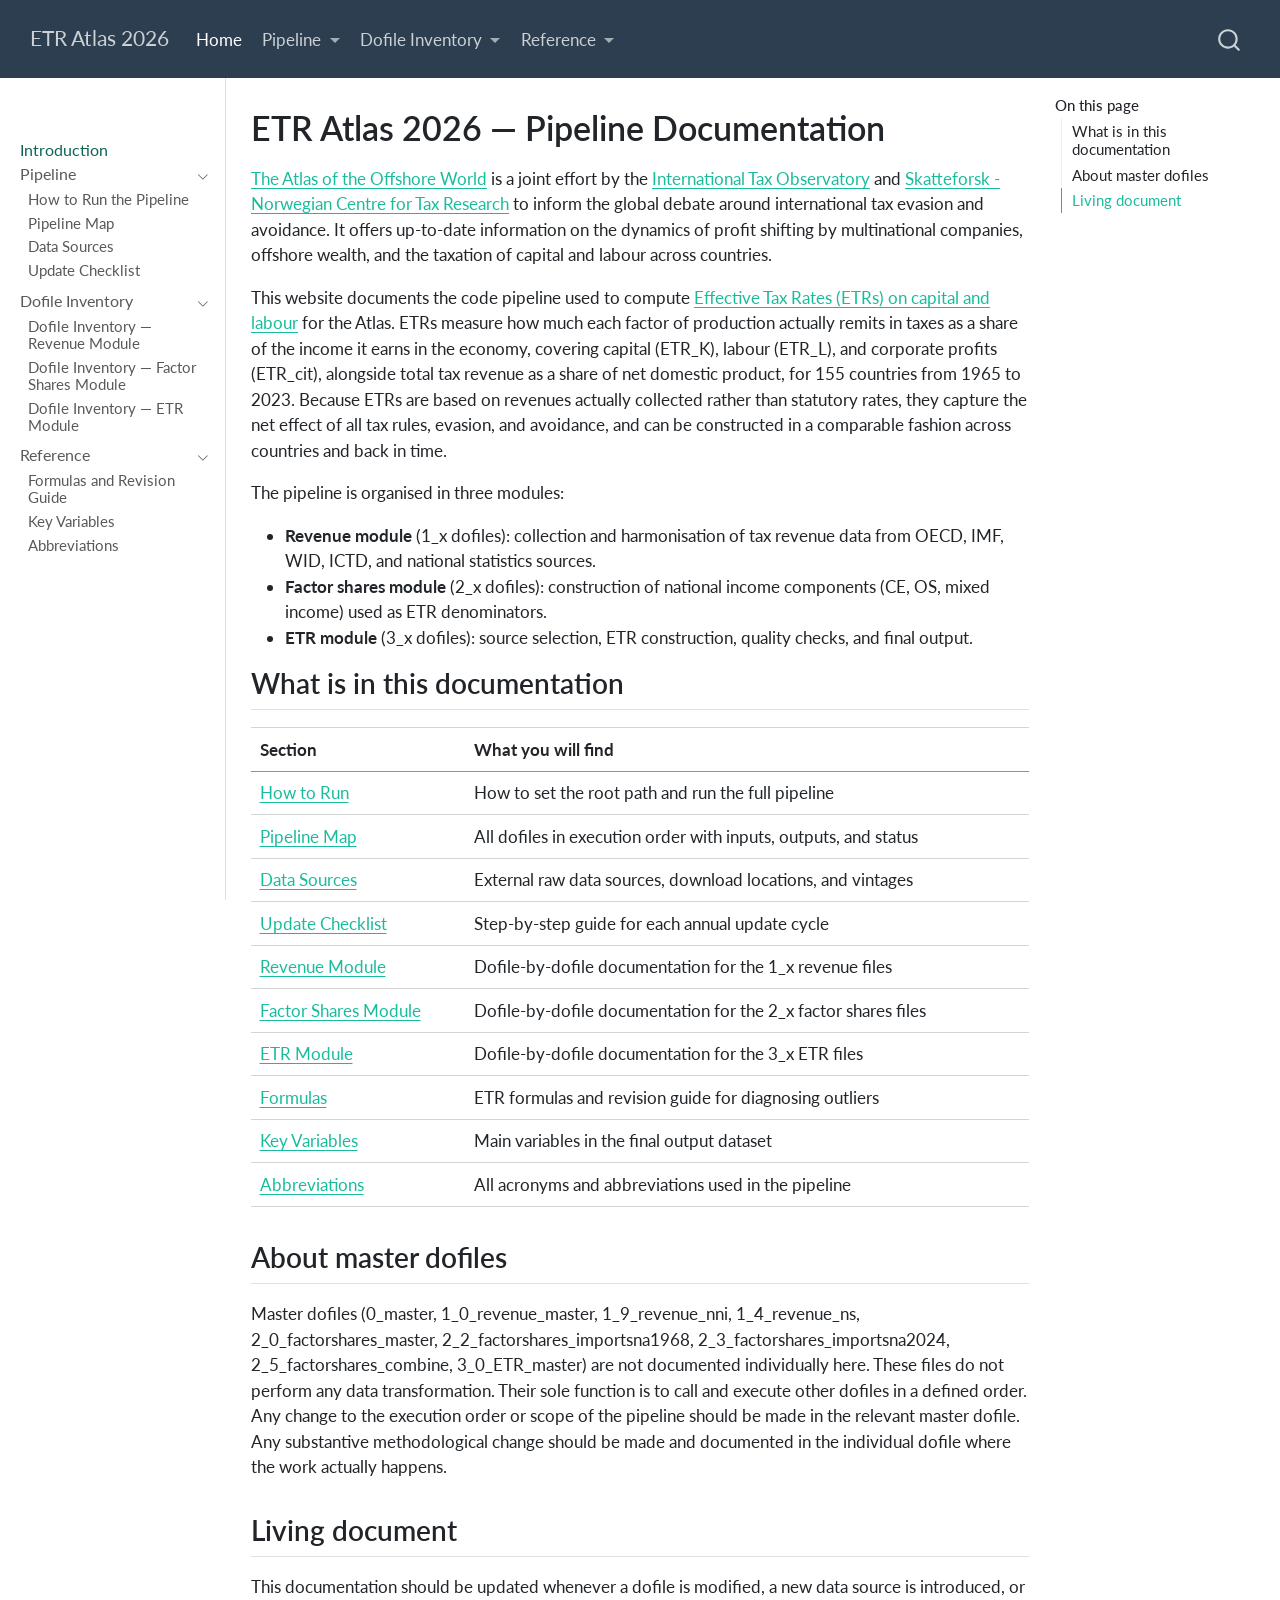
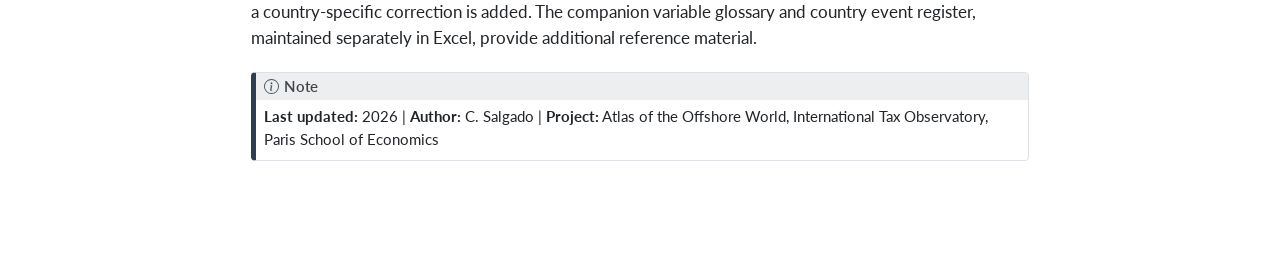
<file: docs/index.html>
<!DOCTYPE html>
<html xmlns="http://www.w3.org/1999/xhtml" lang="en" xml:lang="en"><head>

<meta charset="utf-8">
<meta name="generator" content="quarto-1.9.38">

<meta name="viewport" content="width=device-width, initial-scale=1.0, user-scalable=yes">


<title>ETR Atlas 2026 — Pipeline Documentation – ETR Atlas 2026</title>
<style>
/* Default styles provided by pandoc.
** See https://pandoc.org/MANUAL.html#variables-for-html for config info.
*/
code{white-space: pre-wrap;}
span.smallcaps{font-variant: small-caps;}
div.columns{display: flex; gap: min(4vw, 1.5em);}
div.column{flex: auto; overflow-x: auto;}
div.hanging-indent{margin-left: 1.5em; text-indent: -1.5em;}
ul.task-list{list-style: none;}
ul.task-list li input[type="checkbox"] {
  width: 0.8em;
  margin: 0 0.8em 0.2em -1em; /* quarto-specific, see https://github.com/quarto-dev/quarto-cli/issues/4556 */ 
  vertical-align: middle;
}
</style>


<script src="site_libs/quarto-nav/quarto-nav.js"></script>
<script src="site_libs/quarto-nav/headroom.min.js"></script>
<script src="site_libs/clipboard/clipboard.min.js"></script>
<script src="site_libs/quarto-search/autocomplete.umd.js"></script>
<script src="site_libs/quarto-search/fuse.min.js"></script>
<script src="site_libs/quarto-search/quarto-search.js"></script>
<meta name="quarto:offset" content="./">
<script src="site_libs/quarto-html/quarto.js" type="module"></script>
<script src="site_libs/quarto-html/tabsets/tabsets.js" type="module"></script>
<script src="site_libs/quarto-html/popper.min.js"></script>
<script src="site_libs/quarto-html/tippy.umd.min.js"></script>
<script src="site_libs/quarto-html/anchor.min.js"></script>
<link href="site_libs/quarto-html/tippy.css" rel="stylesheet">
<link href="site_libs/quarto-html/quarto-syntax-highlighting-de63f62b328812d8e578a4d74e282472.css" rel="stylesheet" id="quarto-text-highlighting-styles">
<script src="site_libs/bootstrap/bootstrap.min.js"></script>
<link href="site_libs/bootstrap/bootstrap-icons.css" rel="stylesheet">
<link href="site_libs/bootstrap/bootstrap-fd7a8af413f073a9aed129c24f141b63.min.css" rel="stylesheet" append-hash="true" id="quarto-bootstrap" data-mode="light">
<script id="quarto-search-options" type="application/json">{
  "location": "navbar",
  "copy-button": false,
  "collapse-after": 3,
  "panel-placement": "end",
  "type": "overlay",
  "limit": 50,
  "keyboard-shortcut": [
    "f",
    "/",
    "s"
  ],
  "show-item-context": false,
  "language": {
    "search-no-results-text": "No results",
    "search-matching-documents-text": "matching documents",
    "search-copy-link-title": "Copy link to search",
    "search-hide-matches-text": "Hide additional matches",
    "search-more-match-text": "more match in this document",
    "search-more-matches-text": "more matches in this document",
    "search-clear-button-title": "Clear",
    "search-text-placeholder": "",
    "search-detached-cancel-button-title": "Cancel",
    "search-submit-button-title": "Submit",
    "search-label": "Search"
  }
}</script>
<style>html{ scroll-behavior: smooth; }</style>


</head>

<body class="nav-sidebar docked nav-fixed quarto-light">

<div id="quarto-search-results"></div>
  <header id="quarto-header" class="headroom fixed-top">
    <nav class="navbar navbar-expand-lg " data-bs-theme="dark">
      <div class="navbar-container container-fluid">
      <div class="navbar-brand-container mx-auto">
    <a class="navbar-brand" href="./index.html">
    <span class="navbar-title">ETR Atlas 2026</span>
    </a>
  </div>
            <div id="quarto-search" class="" title="Search"></div>
          <button class="navbar-toggler" type="button" data-bs-toggle="collapse" data-bs-target="#navbarCollapse" aria-controls="navbarCollapse" role="menu" aria-expanded="false" aria-label="Toggle navigation" onclick="if (window.quartoToggleHeadroom) { window.quartoToggleHeadroom(); }">
  <span class="navbar-toggler-icon"></span>
</button>
          <div class="collapse navbar-collapse" id="navbarCollapse">
            <ul class="navbar-nav navbar-nav-scroll me-auto">
  <li class="nav-item">
    <a class="nav-link active" href="./index.html" aria-current="page"> 
<span class="menu-text">Home</span></a>
  </li>  
  <li class="nav-item dropdown ">
    <a class="nav-link dropdown-toggle" href="#" id="nav-menu-pipeline" role="link" data-bs-toggle="dropdown" aria-expanded="false">
 <span class="menu-text">Pipeline</span>
    </a>
    <ul class="dropdown-menu" aria-labelledby="nav-menu-pipeline">    
        <li>
    <a class="dropdown-item" href="./how-to-run.html">
 <span class="dropdown-text">How to Run</span></a>
  </li>  
        <li>
    <a class="dropdown-item" href="./pipeline-map.html">
 <span class="dropdown-text">Pipeline Map</span></a>
  </li>  
        <li>
    <a class="dropdown-item" href="./data-sources.html">
 <span class="dropdown-text">Data Sources</span></a>
  </li>  
        <li>
    <a class="dropdown-item" href="./update-checklist.html">
 <span class="dropdown-text">Update Checklist</span></a>
  </li>  
    </ul>
  </li>
  <li class="nav-item dropdown ">
    <a class="nav-link dropdown-toggle" href="#" id="nav-menu-dofile-inventory" role="link" data-bs-toggle="dropdown" aria-expanded="false">
 <span class="menu-text">Dofile Inventory</span>
    </a>
    <ul class="dropdown-menu" aria-labelledby="nav-menu-dofile-inventory">    
        <li>
    <a class="dropdown-item" href="./revenue.html">
 <span class="dropdown-text">Revenue Module</span></a>
  </li>  
        <li>
    <a class="dropdown-item" href="./factor-shares.html">
 <span class="dropdown-text">Factor Shares Module</span></a>
  </li>  
        <li>
    <a class="dropdown-item" href="./etr-module.html">
 <span class="dropdown-text">ETR Module</span></a>
  </li>  
    </ul>
  </li>
  <li class="nav-item dropdown ">
    <a class="nav-link dropdown-toggle" href="#" id="nav-menu-reference" role="link" data-bs-toggle="dropdown" aria-expanded="false">
 <span class="menu-text">Reference</span>
    </a>
    <ul class="dropdown-menu" aria-labelledby="nav-menu-reference">    
        <li>
    <a class="dropdown-item" href="./formulas.html">
 <span class="dropdown-text">Formulas and Revision Guide</span></a>
  </li>  
        <li>
    <a class="dropdown-item" href="./variables.html">
 <span class="dropdown-text">Key Variables</span></a>
  </li>  
        <li>
    <a class="dropdown-item" href="./abbreviations.html">
 <span class="dropdown-text">Abbreviations</span></a>
  </li>  
    </ul>
  </li>
</ul>
          </div> <!-- /navcollapse -->
            <div class="quarto-navbar-tools">
</div>
      </div> <!-- /container-fluid -->
    </nav>
  <nav class="quarto-secondary-nav">
    <div class="container-fluid d-flex">
      <button type="button" class="quarto-btn-toggle btn" data-bs-toggle="collapse" role="button" data-bs-target=".quarto-sidebar-collapse-item" aria-controls="quarto-sidebar" aria-expanded="false" aria-label="Toggle sidebar navigation" onclick="if (window.quartoToggleHeadroom) { window.quartoToggleHeadroom(); }">
        <i class="bi bi-layout-text-sidebar-reverse"></i>
      </button>
        <nav class="quarto-page-breadcrumbs" aria-label="breadcrumb"><ol class="breadcrumb"><li class="breadcrumb-item"><a href="./index.html">Introduction</a></li></ol></nav>
        <a class="flex-grow-1" role="navigation" data-bs-toggle="collapse" data-bs-target=".quarto-sidebar-collapse-item" aria-controls="quarto-sidebar" aria-expanded="false" aria-label="Toggle sidebar navigation" onclick="if (window.quartoToggleHeadroom) { window.quartoToggleHeadroom(); }">      
        </a>
      <button type="button" class="btn quarto-search-button" aria-label="Search" onclick="window.quartoOpenSearch();">
        <i class="bi bi-search"></i>
      </button>
    </div>
  </nav>
</header>
<!-- content -->
<div id="quarto-content" class="quarto-container page-columns page-rows-contents page-layout-article page-navbar">
<!-- sidebar -->
  <nav id="quarto-sidebar" class="sidebar collapse collapse-horizontal quarto-sidebar-collapse-item sidebar-navigation docked overflow-auto">
        <div class="mt-2 flex-shrink-0 align-items-center">
        <div class="sidebar-search">
        <div id="quarto-search" class="" title="Search"></div>
        </div>
        </div>
    <div class="sidebar-menu-container"> 
    <ul class="list-unstyled mt-1">
        <li class="sidebar-item">
  <div class="sidebar-item-container"> 
  <a href="./index.html" class="sidebar-item-text sidebar-link active">
 <span class="menu-text">Introduction</span></a>
  </div>
</li>
        <li class="sidebar-item sidebar-item-section">
      <div class="sidebar-item-container"> 
            <a class="sidebar-item-text sidebar-link text-start" data-bs-toggle="collapse" data-bs-target="#quarto-sidebar-section-1" role="navigation" aria-expanded="true">
 <span class="menu-text">Pipeline</span></a>
          <a class="sidebar-item-toggle text-start" data-bs-toggle="collapse" data-bs-target="#quarto-sidebar-section-1" role="navigation" aria-expanded="true" aria-label="Toggle section">
            <i class="bi bi-chevron-right ms-2"></i>
          </a> 
      </div>
      <ul id="quarto-sidebar-section-1" class="collapse list-unstyled sidebar-section depth1 show">  
          <li class="sidebar-item">
  <div class="sidebar-item-container"> 
  <a href="./how-to-run.html" class="sidebar-item-text sidebar-link">
 <span class="menu-text">How to Run the Pipeline</span></a>
  </div>
</li>
          <li class="sidebar-item">
  <div class="sidebar-item-container"> 
  <a href="./pipeline-map.html" class="sidebar-item-text sidebar-link">
 <span class="menu-text">Pipeline Map</span></a>
  </div>
</li>
          <li class="sidebar-item">
  <div class="sidebar-item-container"> 
  <a href="./data-sources.html" class="sidebar-item-text sidebar-link">
 <span class="menu-text">Data Sources</span></a>
  </div>
</li>
          <li class="sidebar-item">
  <div class="sidebar-item-container"> 
  <a href="./update-checklist.html" class="sidebar-item-text sidebar-link">
 <span class="menu-text">Update Checklist</span></a>
  </div>
</li>
      </ul>
  </li>
        <li class="sidebar-item sidebar-item-section">
      <div class="sidebar-item-container"> 
            <a class="sidebar-item-text sidebar-link text-start" data-bs-toggle="collapse" data-bs-target="#quarto-sidebar-section-2" role="navigation" aria-expanded="true">
 <span class="menu-text">Dofile Inventory</span></a>
          <a class="sidebar-item-toggle text-start" data-bs-toggle="collapse" data-bs-target="#quarto-sidebar-section-2" role="navigation" aria-expanded="true" aria-label="Toggle section">
            <i class="bi bi-chevron-right ms-2"></i>
          </a> 
      </div>
      <ul id="quarto-sidebar-section-2" class="collapse list-unstyled sidebar-section depth1 show">  
          <li class="sidebar-item">
  <div class="sidebar-item-container"> 
  <a href="./revenue.html" class="sidebar-item-text sidebar-link">
 <span class="menu-text">Dofile Inventory — Revenue Module</span></a>
  </div>
</li>
          <li class="sidebar-item">
  <div class="sidebar-item-container"> 
  <a href="./factor-shares.html" class="sidebar-item-text sidebar-link">
 <span class="menu-text">Dofile Inventory — Factor Shares Module</span></a>
  </div>
</li>
          <li class="sidebar-item">
  <div class="sidebar-item-container"> 
  <a href="./etr-module.html" class="sidebar-item-text sidebar-link">
 <span class="menu-text">Dofile Inventory — ETR Module</span></a>
  </div>
</li>
      </ul>
  </li>
        <li class="sidebar-item sidebar-item-section">
      <div class="sidebar-item-container"> 
            <a class="sidebar-item-text sidebar-link text-start" data-bs-toggle="collapse" data-bs-target="#quarto-sidebar-section-3" role="navigation" aria-expanded="true">
 <span class="menu-text">Reference</span></a>
          <a class="sidebar-item-toggle text-start" data-bs-toggle="collapse" data-bs-target="#quarto-sidebar-section-3" role="navigation" aria-expanded="true" aria-label="Toggle section">
            <i class="bi bi-chevron-right ms-2"></i>
          </a> 
      </div>
      <ul id="quarto-sidebar-section-3" class="collapse list-unstyled sidebar-section depth1 show">  
          <li class="sidebar-item">
  <div class="sidebar-item-container"> 
  <a href="./formulas.html" class="sidebar-item-text sidebar-link">
 <span class="menu-text">Formulas and Revision Guide</span></a>
  </div>
</li>
          <li class="sidebar-item">
  <div class="sidebar-item-container"> 
  <a href="./variables.html" class="sidebar-item-text sidebar-link">
 <span class="menu-text">Key Variables</span></a>
  </div>
</li>
          <li class="sidebar-item">
  <div class="sidebar-item-container"> 
  <a href="./abbreviations.html" class="sidebar-item-text sidebar-link">
 <span class="menu-text">Abbreviations</span></a>
  </div>
</li>
      </ul>
  </li>
    </ul>
    </div>
</nav>
<div id="quarto-sidebar-glass" class="quarto-sidebar-collapse-item" data-bs-toggle="collapse" data-bs-target=".quarto-sidebar-collapse-item"></div>
<!-- margin-sidebar -->
    <div id="quarto-margin-sidebar" class="sidebar margin-sidebar">
        <nav id="TOC" role="doc-toc" class="toc-active">
    <h2 id="toc-title">On this page</h2>
   
  <ul>
  <li><a href="#what-is-in-this-documentation" id="toc-what-is-in-this-documentation" class="nav-link active" data-scroll-target="#what-is-in-this-documentation">What is in this documentation</a></li>
  <li><a href="#about-master-dofiles" id="toc-about-master-dofiles" class="nav-link" data-scroll-target="#about-master-dofiles">About master dofiles</a></li>
  <li><a href="#living-document" id="toc-living-document" class="nav-link" data-scroll-target="#living-document">Living document</a></li>
  </ul>
</nav>
    </div>
<!-- main -->
<main class="content" id="quarto-document-content">

<header id="title-block-header" class="quarto-title-block default">
<div class="quarto-title">
<h1 class="title">ETR Atlas 2026 — Pipeline Documentation</h1>
</div>



<div class="quarto-title-meta">

    
  
    
  </div>
  


</header>


<p><a href="https://atlas-offshore-world.org/">The Atlas of the Offshore World</a> is a joint effort by the <a href="https://taxobservatory.world/">International Tax Observatory</a> and <a href="https://www.nmbu.no/en/research/skatteforsk-tax-center">Skatteforsk - Norwegian Centre for Tax Research</a> to inform the global debate around international tax evasion and avoidance. It offers up-to-date information on the dynamics of profit shifting by multinational companies, offshore wealth, and the taxation of capital and labour across countries.</p>
<p>This website documents the code pipeline used to compute <a href="https://atlas-offshore-world.org/dataset/effective-tax">Effective Tax Rates (ETRs) on capital and labour</a> for the Atlas. ETRs measure how much each factor of production actually remits in taxes as a share of the income it earns in the economy, covering capital (ETR_K), labour (ETR_L), and corporate profits (ETR_cit), alongside total tax revenue as a share of net domestic product, for 155 countries from 1965 to 2023. Because ETRs are based on revenues actually collected rather than statutory rates, they capture the net effect of all tax rules, evasion, and avoidance, and can be constructed in a comparable fashion across countries and back in time.</p>
<p>The pipeline is organised in three modules:</p>
<ul>
<li><strong>Revenue module</strong> (1_x dofiles): collection and harmonisation of tax revenue data from OECD, IMF, WID, ICTD, and national statistics sources.</li>
<li><strong>Factor shares module</strong> (2_x dofiles): construction of national income components (CE, OS, mixed income) used as ETR denominators.</li>
<li><strong>ETR module</strong> (3_x dofiles): source selection, ETR construction, quality checks, and final output.</li>
</ul>
<section id="what-is-in-this-documentation" class="level2">
<h2 class="anchored" data-anchor-id="what-is-in-this-documentation">What is in this documentation</h2>
<table class="caption-top table">
<thead>
<tr class="header">
<th>Section</th>
<th>What you will find</th>
</tr>
</thead>
<tbody>
<tr class="odd">
<td><a href="./how-to-run.html">How to Run</a></td>
<td>How to set the root path and run the full pipeline</td>
</tr>
<tr class="even">
<td><a href="./pipeline-map.html">Pipeline Map</a></td>
<td>All dofiles in execution order with inputs, outputs, and status</td>
</tr>
<tr class="odd">
<td><a href="./data-sources.html">Data Sources</a></td>
<td>External raw data sources, download locations, and vintages</td>
</tr>
<tr class="even">
<td><a href="./update-checklist.html">Update Checklist</a></td>
<td>Step-by-step guide for each annual update cycle</td>
</tr>
<tr class="odd">
<td><a href="./revenue.html">Revenue Module</a></td>
<td>Dofile-by-dofile documentation for the 1_x revenue files</td>
</tr>
<tr class="even">
<td><a href="./factor-shares.html">Factor Shares Module</a></td>
<td>Dofile-by-dofile documentation for the 2_x factor shares files</td>
</tr>
<tr class="odd">
<td><a href="./etr-module.html">ETR Module</a></td>
<td>Dofile-by-dofile documentation for the 3_x ETR files</td>
</tr>
<tr class="even">
<td><a href="./formulas.html">Formulas</a></td>
<td>ETR formulas and revision guide for diagnosing outliers</td>
</tr>
<tr class="odd">
<td><a href="./variables.html">Key Variables</a></td>
<td>Main variables in the final output dataset</td>
</tr>
<tr class="even">
<td><a href="./abbreviations.html">Abbreviations</a></td>
<td>All acronyms and abbreviations used in the pipeline</td>
</tr>
</tbody>
</table>
</section>
<section id="about-master-dofiles" class="level2">
<h2 class="anchored" data-anchor-id="about-master-dofiles">About master dofiles</h2>
<p>Master dofiles (0_master, 1_0_revenue_master, 1_9_revenue_nni, 1_4_revenue_ns, 2_0_factorshares_master, 2_2_factorshares_importsna1968, 2_3_factorshares_importsna2024, 2_5_factorshares_combine, 3_0_ETR_master) are not documented individually here. These files do not perform any data transformation. Their sole function is to call and execute other dofiles in a defined order. Any change to the execution order or scope of the pipeline should be made in the relevant master dofile. Any substantive methodological change should be made and documented in the individual dofile where the work actually happens.</p>
</section>
<section id="living-document" class="level2">
<h2 class="anchored" data-anchor-id="living-document">Living document</h2>
<p>This documentation should be updated whenever a dofile is modified, a new data source is introduced, or a country-specific correction is added. The companion variable glossary and country event register, maintained separately in Excel, provide additional reference material.</p>
<div class="callout callout-style-default callout-note callout-titled">
<div class="callout-header d-flex align-content-center">
<div class="callout-icon-container">
<i class="callout-icon"></i>
</div>
<div class="callout-title-container flex-fill">
Note
</div>
</div>
<div class="callout-body-container callout-body">
<p><strong>Last updated:</strong> 2026 | <strong>Author:</strong> C. Salgado | <strong>Project:</strong> Atlas of the Offshore World, International Tax Observatory, Paris School of Economics</p>
</div>
</div>


</section>

</main> <!-- /main -->
<script id="quarto-html-after-body" type="application/javascript">
  window.document.addEventListener("DOMContentLoaded", function (event) {
    const icon = "";
    const anchorJS = new window.AnchorJS();
    anchorJS.options = {
      placement: 'right',
      icon: icon
    };
    anchorJS.add('.anchored');
    const isCodeAnnotation = (el) => {
      for (const clz of el.classList) {
        if (clz.startsWith('code-annotation-')) {                     
          return true;
        }
      }
      return false;
    }
    const onCopySuccess = function(e) {
      // button target
      const button = e.trigger;
      // don't keep focus
      button.blur();
      // flash "checked"
      button.classList.add('code-copy-button-checked');
      var currentTitle = button.getAttribute("title");
      button.setAttribute("title", "Copied!");
      let tooltip;
      if (window.bootstrap) {
        button.setAttribute("data-bs-toggle", "tooltip");
        button.setAttribute("data-bs-placement", "left");
        button.setAttribute("data-bs-title", "Copied!");
        tooltip = new bootstrap.Tooltip(button, 
          { trigger: "manual", 
            customClass: "code-copy-button-tooltip",
            offset: [0, -8]});
        tooltip.show();    
      }
      setTimeout(function() {
        if (tooltip) {
          tooltip.hide();
          button.removeAttribute("data-bs-title");
          button.removeAttribute("data-bs-toggle");
          button.removeAttribute("data-bs-placement");
        }
        button.setAttribute("title", currentTitle);
        button.classList.remove('code-copy-button-checked');
      }, 1000);
      // clear code selection
      e.clearSelection();
    }
    const getTextToCopy = function(trigger) {
      const outerScaffold = trigger.parentElement.cloneNode(true);
      const codeEl = outerScaffold.querySelector('code');
      for (const childEl of codeEl.children) {
        if (isCodeAnnotation(childEl)) {
          childEl.remove();
        }
      }
      return codeEl.innerText;
    }
    const clipboard = new window.ClipboardJS('.code-copy-button:not([data-in-quarto-modal])', {
      text: getTextToCopy
    });
    clipboard.on('success', onCopySuccess);
    if (window.document.getElementById('quarto-embedded-source-code-modal')) {
      const clipboardModal = new window.ClipboardJS('.code-copy-button[data-in-quarto-modal]', {
        text: getTextToCopy,
        container: window.document.getElementById('quarto-embedded-source-code-modal')
      });
      clipboardModal.on('success', onCopySuccess);
    }
      var localhostRegex = new RegExp(/^(?:http|https):\/\/localhost\:?[0-9]*\//);
      var mailtoRegex = new RegExp(/^mailto:/);
        var filterRegex = new RegExp('/' + window.location.host + '/');
      var isInternal = (href) => {
          return filterRegex.test(href) || localhostRegex.test(href) || mailtoRegex.test(href);
      }
      // Inspect non-navigation links and adorn them if external
     var links = window.document.querySelectorAll('a[href]:not(.nav-link):not(.navbar-brand):not(.toc-action):not(.sidebar-link):not(.sidebar-item-toggle):not(.pagination-link):not(.no-external):not([aria-hidden]):not(.dropdown-item):not(.quarto-navigation-tool):not(.about-link)');
      for (var i=0; i<links.length; i++) {
        const link = links[i];
        if (!isInternal(link.href)) {
          // undo the damage that might have been done by quarto-nav.js in the case of
          // links that we want to consider external
          if (link.dataset.originalHref !== undefined) {
            link.href = link.dataset.originalHref;
          }
        }
      }
    function tippyHover(el, contentFn, onTriggerFn, onUntriggerFn) {
      const config = {
        allowHTML: true,
        maxWidth: 500,
        delay: 100,
        arrow: false,
        appendTo: function(el) {
            return el.parentElement;
        },
        interactive: true,
        interactiveBorder: 10,
        theme: 'quarto',
        placement: 'bottom-start',
      };
      if (contentFn) {
        config.content = contentFn;
      }
      if (onTriggerFn) {
        config.onTrigger = onTriggerFn;
      }
      if (onUntriggerFn) {
        config.onUntrigger = onUntriggerFn;
      }
      window.tippy(el, config); 
    }
    const noterefs = window.document.querySelectorAll('a[role="doc-noteref"]');
    for (var i=0; i<noterefs.length; i++) {
      const ref = noterefs[i];
      tippyHover(ref, function() {
        // use id or data attribute instead here
        let href = ref.getAttribute('data-footnote-href') || ref.getAttribute('href');
        try { href = new URL(href).hash; } catch {}
        const id = href.replace(/^#\/?/, "");
        const note = window.document.getElementById(id);
        if (note) {
          return note.innerHTML;
        } else {
          return "";
        }
      });
    }
    const xrefs = window.document.querySelectorAll('a.quarto-xref');
    const processXRef = (id, note) => {
      // Strip column container classes
      const stripColumnClz = (el) => {
        el.classList.remove("page-full", "page-columns");
        if (el.children) {
          for (const child of el.children) {
            stripColumnClz(child);
          }
        }
      }
      stripColumnClz(note)
      if (id === null || id.startsWith('sec-')) {
        // Special case sections, only their first couple elements
        const container = document.createElement("div");
        if (note.children && note.children.length > 2) {
          container.appendChild(note.children[0].cloneNode(true));
          for (let i = 1; i < note.children.length; i++) {
            const child = note.children[i];
            if (child.tagName === "P" && child.innerText === "") {
              continue;
            } else {
              container.appendChild(child.cloneNode(true));
              break;
            }
          }
          if (window.Quarto?.typesetMath) {
            window.Quarto.typesetMath(container);
          }
          return container.innerHTML
        } else {
          if (window.Quarto?.typesetMath) {
            window.Quarto.typesetMath(note);
          }
          return note.innerHTML;
        }
      } else {
        // Remove any anchor links if they are present
        const anchorLink = note.querySelector('a.anchorjs-link');
        if (anchorLink) {
          anchorLink.remove();
        }
        if (window.Quarto?.typesetMath) {
          window.Quarto.typesetMath(note);
        }
        if (note.classList.contains("callout")) {
          return note.outerHTML;
        } else {
          return note.innerHTML;
        }
      }
    }
    for (var i=0; i<xrefs.length; i++) {
      const xref = xrefs[i];
      tippyHover(xref, undefined, function(instance) {
        instance.disable();
        let url = xref.getAttribute('href');
        let hash = undefined; 
        if (url.startsWith('#')) {
          hash = url;
        } else {
          try { hash = new URL(url).hash; } catch {}
        }
        if (hash) {
          const id = hash.replace(/^#\/?/, "");
          const note = window.document.getElementById(id);
          if (note !== null) {
            try {
              const html = processXRef(id, note.cloneNode(true));
              instance.setContent(html);
            } finally {
              instance.enable();
              instance.show();
            }
          } else {
            // See if we can fetch this
            fetch(url.split('#')[0])
            .then(res => res.text())
            .then(html => {
              const parser = new DOMParser();
              const htmlDoc = parser.parseFromString(html, "text/html");
              const note = htmlDoc.getElementById(id);
              if (note !== null) {
                const html = processXRef(id, note);
                instance.setContent(html);
              } 
            }).finally(() => {
              instance.enable();
              instance.show();
            });
          }
        } else {
          // See if we can fetch a full url (with no hash to target)
          // This is a special case and we should probably do some content thinning / targeting
          fetch(url)
          .then(res => res.text())
          .then(html => {
            const parser = new DOMParser();
            const htmlDoc = parser.parseFromString(html, "text/html");
            const note = htmlDoc.querySelector('main.content');
            if (note !== null) {
              // This should only happen for chapter cross references
              // (since there is no id in the URL)
              // remove the first header
              if (note.children.length > 0 && note.children[0].tagName === "HEADER") {
                note.children[0].remove();
              }
              const html = processXRef(null, note);
              instance.setContent(html);
            } 
          }).finally(() => {
            instance.enable();
            instance.show();
          });
        }
      }, function(instance) {
      });
    }
        let selectedAnnoteEl;
        const selectorForAnnotation = ( cell, annotation) => {
          let cellAttr = 'data-code-cell="' + cell + '"';
          let lineAttr = 'data-code-annotation="' +  annotation + '"';
          const selector = 'span[' + cellAttr + '][' + lineAttr + ']';
          return selector;
        }
        const selectCodeLines = (annoteEl) => {
          const doc = window.document;
          const targetCell = annoteEl.getAttribute("data-target-cell");
          const targetAnnotation = annoteEl.getAttribute("data-target-annotation");
          const annoteSpan = window.document.querySelector(selectorForAnnotation(targetCell, targetAnnotation));
          const lines = annoteSpan.getAttribute("data-code-lines").split(",");
          const lineIds = lines.map((line) => {
            return targetCell + "-" + line;
          })
          let top = null;
          let height = null;
          let parent = null;
          if (lineIds.length > 0) {
              //compute the position of the single el (top and bottom and make a div)
              const el = window.document.getElementById(lineIds[0]);
              top = el.offsetTop;
              height = el.offsetHeight;
              parent = el.parentElement.parentElement;
            if (lineIds.length > 1) {
              const lastEl = window.document.getElementById(lineIds[lineIds.length - 1]);
              const bottom = lastEl.offsetTop + lastEl.offsetHeight;
              height = bottom - top;
            }
            if (top !== null && height !== null && parent !== null) {
              // cook up a div (if necessary) and position it 
              let div = window.document.getElementById("code-annotation-line-highlight");
              if (div === null) {
                div = window.document.createElement("div");
                div.setAttribute("id", "code-annotation-line-highlight");
                div.style.position = 'absolute';
                parent.appendChild(div);
              }
              div.style.top = top - 2 + "px";
              div.style.height = height + 4 + "px";
              div.style.left = 0;
              let gutterDiv = window.document.getElementById("code-annotation-line-highlight-gutter");
              if (gutterDiv === null) {
                gutterDiv = window.document.createElement("div");
                gutterDiv.setAttribute("id", "code-annotation-line-highlight-gutter");
                gutterDiv.style.position = 'absolute';
                const codeCell = window.document.getElementById(targetCell);
                const gutter = codeCell.querySelector('.code-annotation-gutter');
                gutter.appendChild(gutterDiv);
              }
              gutterDiv.style.top = top - 2 + "px";
              gutterDiv.style.height = height + 4 + "px";
            }
            selectedAnnoteEl = annoteEl;
          }
        };
        const unselectCodeLines = () => {
          const elementsIds = ["code-annotation-line-highlight", "code-annotation-line-highlight-gutter"];
          elementsIds.forEach((elId) => {
            const div = window.document.getElementById(elId);
            if (div) {
              div.remove();
            }
          });
          selectedAnnoteEl = undefined;
        };
          // Handle positioning of the toggle
      window.addEventListener(
        "resize",
        throttle(() => {
          elRect = undefined;
          if (selectedAnnoteEl) {
            selectCodeLines(selectedAnnoteEl);
          }
        }, 10)
      );
      function throttle(fn, ms) {
      let throttle = false;
      let timer;
        return (...args) => {
          if(!throttle) { // first call gets through
              fn.apply(this, args);
              throttle = true;
          } else { // all the others get throttled
              if(timer) clearTimeout(timer); // cancel #2
              timer = setTimeout(() => {
                fn.apply(this, args);
                timer = throttle = false;
              }, ms);
          }
        };
      }
        // Attach click handler to the DT
        const annoteDls = window.document.querySelectorAll('dt[data-target-cell]');
        for (const annoteDlNode of annoteDls) {
          annoteDlNode.addEventListener('click', (event) => {
            const clickedEl = event.target;
            if (clickedEl !== selectedAnnoteEl) {
              unselectCodeLines();
              const activeEl = window.document.querySelector('dt[data-target-cell].code-annotation-active');
              if (activeEl) {
                activeEl.classList.remove('code-annotation-active');
              }
              selectCodeLines(clickedEl);
              clickedEl.classList.add('code-annotation-active');
            } else {
              // Unselect the line
              unselectCodeLines();
              clickedEl.classList.remove('code-annotation-active');
            }
          });
        }
    const findCites = (el) => {
      const parentEl = el.parentElement;
      if (parentEl) {
        const cites = parentEl.dataset.cites;
        if (cites) {
          return {
            el,
            cites: cites.split(' ')
          };
        } else {
          return findCites(el.parentElement)
        }
      } else {
        return undefined;
      }
    };
    var bibliorefs = window.document.querySelectorAll('a[role="doc-biblioref"]');
    for (var i=0; i<bibliorefs.length; i++) {
      const ref = bibliorefs[i];
      const citeInfo = findCites(ref);
      if (citeInfo) {
        tippyHover(citeInfo.el, function() {
          var popup = window.document.createElement('div');
          citeInfo.cites.forEach(function(cite) {
            var citeDiv = window.document.createElement('div');
            citeDiv.classList.add('hanging-indent');
            citeDiv.classList.add('csl-entry');
            var biblioDiv = window.document.getElementById('ref-' + cite);
            if (biblioDiv) {
              citeDiv.innerHTML = biblioDiv.innerHTML;
            }
            popup.appendChild(citeDiv);
          });
          return popup.innerHTML;
        });
      }
    }
  });
  </script>
</div> <!-- /content -->




<script src="site_libs/quarto-html/zenscroll-min.js"></script>
</body></html>
</file>
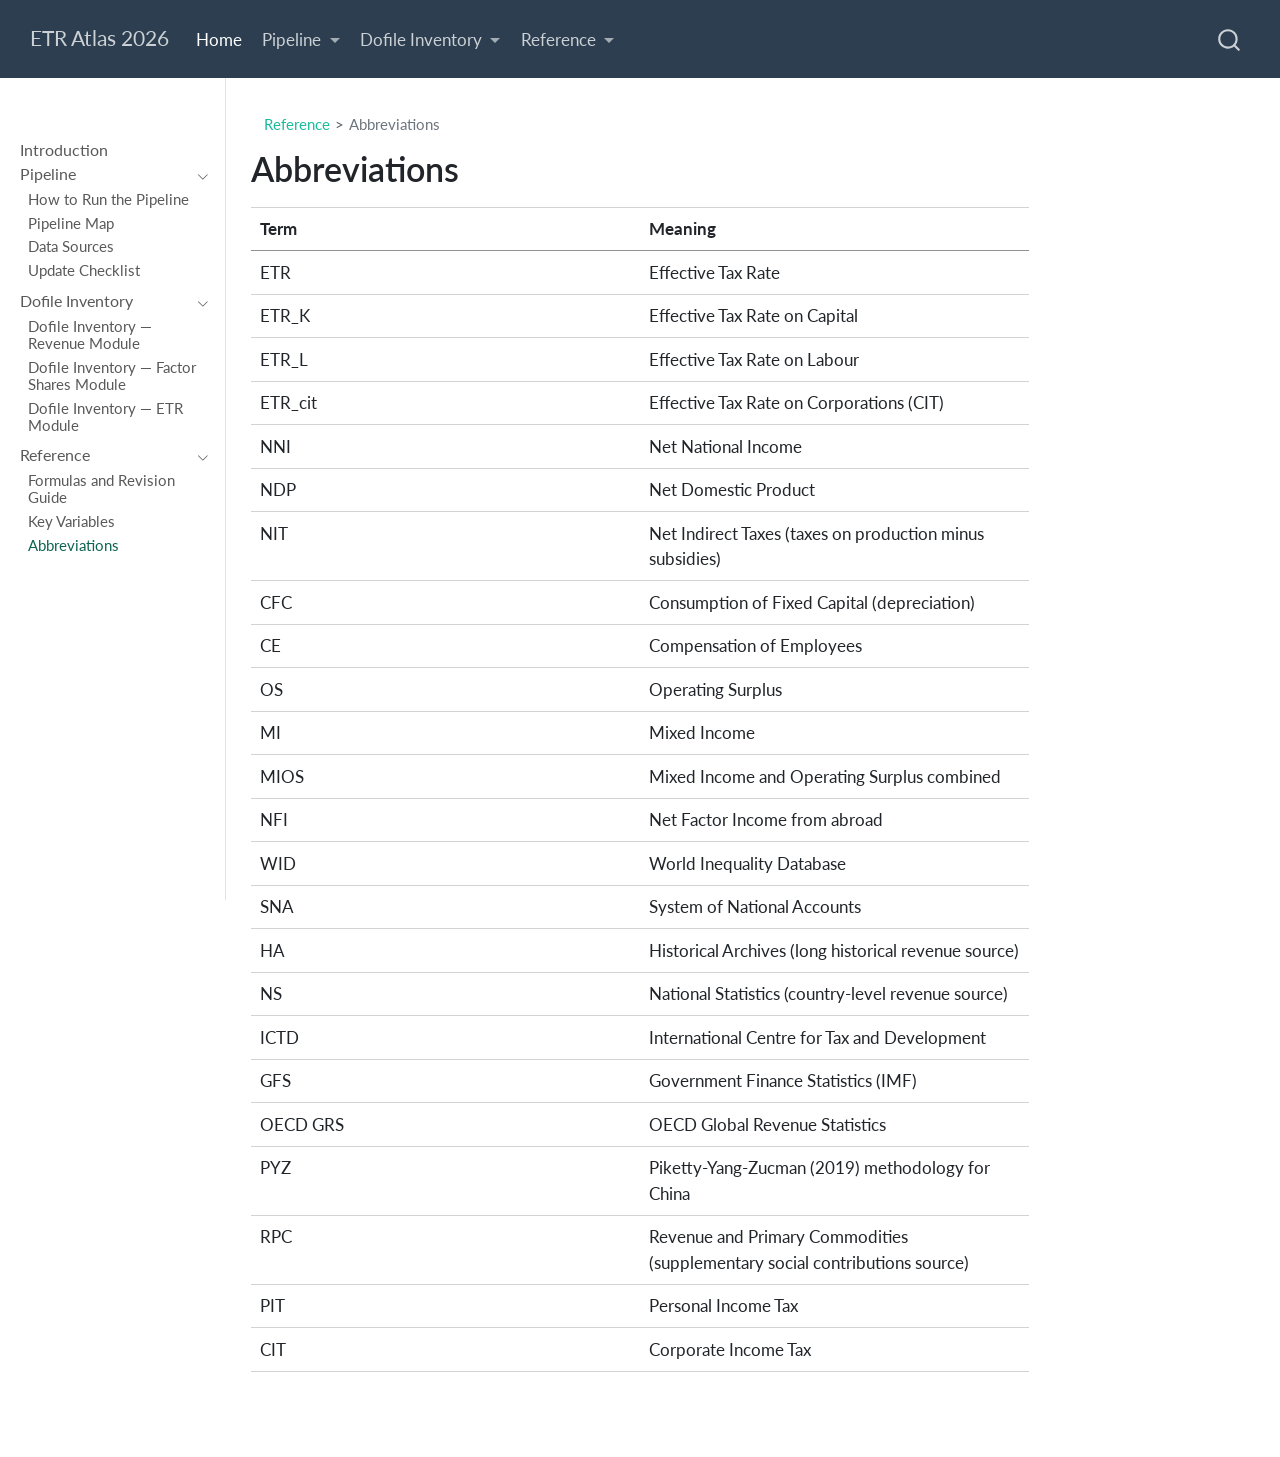
<file: docs/abbreviations.html>
<!DOCTYPE html>
<html xmlns="http://www.w3.org/1999/xhtml" lang="en" xml:lang="en"><head>

<meta charset="utf-8">
<meta name="generator" content="quarto-1.9.38">

<meta name="viewport" content="width=device-width, initial-scale=1.0, user-scalable=yes">


<title>Abbreviations – ETR Atlas 2026</title>
<style>
/* Default styles provided by pandoc.
** See https://pandoc.org/MANUAL.html#variables-for-html for config info.
*/
code{white-space: pre-wrap;}
span.smallcaps{font-variant: small-caps;}
div.columns{display: flex; gap: min(4vw, 1.5em);}
div.column{flex: auto; overflow-x: auto;}
div.hanging-indent{margin-left: 1.5em; text-indent: -1.5em;}
ul.task-list{list-style: none;}
ul.task-list li input[type="checkbox"] {
  width: 0.8em;
  margin: 0 0.8em 0.2em -1em; /* quarto-specific, see https://github.com/quarto-dev/quarto-cli/issues/4556 */ 
  vertical-align: middle;
}
</style>


<script src="site_libs/quarto-nav/quarto-nav.js"></script>
<script src="site_libs/quarto-nav/headroom.min.js"></script>
<script src="site_libs/clipboard/clipboard.min.js"></script>
<script src="site_libs/quarto-search/autocomplete.umd.js"></script>
<script src="site_libs/quarto-search/fuse.min.js"></script>
<script src="site_libs/quarto-search/quarto-search.js"></script>
<meta name="quarto:offset" content="./">
<script src="site_libs/quarto-html/quarto.js" type="module"></script>
<script src="site_libs/quarto-html/tabsets/tabsets.js" type="module"></script>
<script src="site_libs/quarto-html/popper.min.js"></script>
<script src="site_libs/quarto-html/tippy.umd.min.js"></script>
<script src="site_libs/quarto-html/anchor.min.js"></script>
<link href="site_libs/quarto-html/tippy.css" rel="stylesheet">
<link href="site_libs/quarto-html/quarto-syntax-highlighting-de63f62b328812d8e578a4d74e282472.css" rel="stylesheet" id="quarto-text-highlighting-styles">
<script src="site_libs/bootstrap/bootstrap.min.js"></script>
<link href="site_libs/bootstrap/bootstrap-icons.css" rel="stylesheet">
<link href="site_libs/bootstrap/bootstrap-fd7a8af413f073a9aed129c24f141b63.min.css" rel="stylesheet" append-hash="true" id="quarto-bootstrap" data-mode="light">
<script id="quarto-search-options" type="application/json">{
  "location": "navbar",
  "copy-button": false,
  "collapse-after": 3,
  "panel-placement": "end",
  "type": "overlay",
  "limit": 50,
  "keyboard-shortcut": [
    "f",
    "/",
    "s"
  ],
  "show-item-context": false,
  "language": {
    "search-no-results-text": "No results",
    "search-matching-documents-text": "matching documents",
    "search-copy-link-title": "Copy link to search",
    "search-hide-matches-text": "Hide additional matches",
    "search-more-match-text": "more match in this document",
    "search-more-matches-text": "more matches in this document",
    "search-clear-button-title": "Clear",
    "search-text-placeholder": "",
    "search-detached-cancel-button-title": "Cancel",
    "search-submit-button-title": "Submit",
    "search-label": "Search"
  }
}</script>
<style>html{ scroll-behavior: smooth; }</style>


</head>

<body class="nav-sidebar docked nav-fixed quarto-light">

<div id="quarto-search-results"></div>
  <header id="quarto-header" class="headroom fixed-top">
    <nav class="navbar navbar-expand-lg " data-bs-theme="dark">
      <div class="navbar-container container-fluid">
      <div class="navbar-brand-container mx-auto">
    <a class="navbar-brand" href="./index.html">
    <span class="navbar-title">ETR Atlas 2026</span>
    </a>
  </div>
            <div id="quarto-search" class="" title="Search"></div>
          <button class="navbar-toggler" type="button" data-bs-toggle="collapse" data-bs-target="#navbarCollapse" aria-controls="navbarCollapse" role="menu" aria-expanded="false" aria-label="Toggle navigation" onclick="if (window.quartoToggleHeadroom) { window.quartoToggleHeadroom(); }">
  <span class="navbar-toggler-icon"></span>
</button>
          <div class="collapse navbar-collapse" id="navbarCollapse">
            <ul class="navbar-nav navbar-nav-scroll me-auto">
  <li class="nav-item">
    <a class="nav-link active" href="./index.html" aria-current="page"> 
<span class="menu-text">Home</span></a>
  </li>  
  <li class="nav-item dropdown ">
    <a class="nav-link dropdown-toggle" href="#" id="nav-menu-pipeline" role="link" data-bs-toggle="dropdown" aria-expanded="false">
 <span class="menu-text">Pipeline</span>
    </a>
    <ul class="dropdown-menu" aria-labelledby="nav-menu-pipeline">    
        <li>
    <a class="dropdown-item" href="./how-to-run.html">
 <span class="dropdown-text">How to Run</span></a>
  </li>  
        <li>
    <a class="dropdown-item" href="./pipeline-map.html">
 <span class="dropdown-text">Pipeline Map</span></a>
  </li>  
        <li>
    <a class="dropdown-item" href="./data-sources.html">
 <span class="dropdown-text">Data Sources</span></a>
  </li>  
        <li>
    <a class="dropdown-item" href="./update-checklist.html">
 <span class="dropdown-text">Update Checklist</span></a>
  </li>  
    </ul>
  </li>
  <li class="nav-item dropdown ">
    <a class="nav-link dropdown-toggle" href="#" id="nav-menu-dofile-inventory" role="link" data-bs-toggle="dropdown" aria-expanded="false">
 <span class="menu-text">Dofile Inventory</span>
    </a>
    <ul class="dropdown-menu" aria-labelledby="nav-menu-dofile-inventory">    
        <li>
    <a class="dropdown-item" href="./revenue.html">
 <span class="dropdown-text">Revenue Module</span></a>
  </li>  
        <li>
    <a class="dropdown-item" href="./factor-shares.html">
 <span class="dropdown-text">Factor Shares Module</span></a>
  </li>  
        <li>
    <a class="dropdown-item" href="./etr-module.html">
 <span class="dropdown-text">ETR Module</span></a>
  </li>  
    </ul>
  </li>
  <li class="nav-item dropdown ">
    <a class="nav-link dropdown-toggle" href="#" id="nav-menu-reference" role="link" data-bs-toggle="dropdown" aria-expanded="false">
 <span class="menu-text">Reference</span>
    </a>
    <ul class="dropdown-menu" aria-labelledby="nav-menu-reference">    
        <li>
    <a class="dropdown-item" href="./formulas.html">
 <span class="dropdown-text">Formulas and Revision Guide</span></a>
  </li>  
        <li>
    <a class="dropdown-item" href="./variables.html">
 <span class="dropdown-text">Key Variables</span></a>
  </li>  
        <li>
    <a class="dropdown-item" href="./abbreviations.html">
 <span class="dropdown-text">Abbreviations</span></a>
  </li>  
    </ul>
  </li>
</ul>
          </div> <!-- /navcollapse -->
            <div class="quarto-navbar-tools">
</div>
      </div> <!-- /container-fluid -->
    </nav>
  <nav class="quarto-secondary-nav">
    <div class="container-fluid d-flex">
      <button type="button" class="quarto-btn-toggle btn" data-bs-toggle="collapse" role="button" data-bs-target=".quarto-sidebar-collapse-item" aria-controls="quarto-sidebar" aria-expanded="false" aria-label="Toggle sidebar navigation" onclick="if (window.quartoToggleHeadroom) { window.quartoToggleHeadroom(); }">
        <i class="bi bi-layout-text-sidebar-reverse"></i>
      </button>
        <nav class="quarto-page-breadcrumbs" aria-label="breadcrumb"><ol class="breadcrumb"><li class="breadcrumb-item"><a href="./formulas.html">Reference</a></li><li class="breadcrumb-item"><a href="./abbreviations.html">Abbreviations</a></li></ol></nav>
        <a class="flex-grow-1" role="navigation" data-bs-toggle="collapse" data-bs-target=".quarto-sidebar-collapse-item" aria-controls="quarto-sidebar" aria-expanded="false" aria-label="Toggle sidebar navigation" onclick="if (window.quartoToggleHeadroom) { window.quartoToggleHeadroom(); }">      
        </a>
      <button type="button" class="btn quarto-search-button" aria-label="Search" onclick="window.quartoOpenSearch();">
        <i class="bi bi-search"></i>
      </button>
    </div>
  </nav>
</header>
<!-- content -->
<div id="quarto-content" class="quarto-container page-columns page-rows-contents page-layout-article page-navbar">
<!-- sidebar -->
  <nav id="quarto-sidebar" class="sidebar collapse collapse-horizontal quarto-sidebar-collapse-item sidebar-navigation docked overflow-auto">
        <div class="mt-2 flex-shrink-0 align-items-center">
        <div class="sidebar-search">
        <div id="quarto-search" class="" title="Search"></div>
        </div>
        </div>
    <div class="sidebar-menu-container"> 
    <ul class="list-unstyled mt-1">
        <li class="sidebar-item">
  <div class="sidebar-item-container"> 
  <a href="./index.html" class="sidebar-item-text sidebar-link">
 <span class="menu-text">Introduction</span></a>
  </div>
</li>
        <li class="sidebar-item sidebar-item-section">
      <div class="sidebar-item-container"> 
            <a class="sidebar-item-text sidebar-link text-start" data-bs-toggle="collapse" data-bs-target="#quarto-sidebar-section-1" role="navigation" aria-expanded="true">
 <span class="menu-text">Pipeline</span></a>
          <a class="sidebar-item-toggle text-start" data-bs-toggle="collapse" data-bs-target="#quarto-sidebar-section-1" role="navigation" aria-expanded="true" aria-label="Toggle section">
            <i class="bi bi-chevron-right ms-2"></i>
          </a> 
      </div>
      <ul id="quarto-sidebar-section-1" class="collapse list-unstyled sidebar-section depth1 show">  
          <li class="sidebar-item">
  <div class="sidebar-item-container"> 
  <a href="./how-to-run.html" class="sidebar-item-text sidebar-link">
 <span class="menu-text">How to Run the Pipeline</span></a>
  </div>
</li>
          <li class="sidebar-item">
  <div class="sidebar-item-container"> 
  <a href="./pipeline-map.html" class="sidebar-item-text sidebar-link">
 <span class="menu-text">Pipeline Map</span></a>
  </div>
</li>
          <li class="sidebar-item">
  <div class="sidebar-item-container"> 
  <a href="./data-sources.html" class="sidebar-item-text sidebar-link">
 <span class="menu-text">Data Sources</span></a>
  </div>
</li>
          <li class="sidebar-item">
  <div class="sidebar-item-container"> 
  <a href="./update-checklist.html" class="sidebar-item-text sidebar-link">
 <span class="menu-text">Update Checklist</span></a>
  </div>
</li>
      </ul>
  </li>
        <li class="sidebar-item sidebar-item-section">
      <div class="sidebar-item-container"> 
            <a class="sidebar-item-text sidebar-link text-start" data-bs-toggle="collapse" data-bs-target="#quarto-sidebar-section-2" role="navigation" aria-expanded="true">
 <span class="menu-text">Dofile Inventory</span></a>
          <a class="sidebar-item-toggle text-start" data-bs-toggle="collapse" data-bs-target="#quarto-sidebar-section-2" role="navigation" aria-expanded="true" aria-label="Toggle section">
            <i class="bi bi-chevron-right ms-2"></i>
          </a> 
      </div>
      <ul id="quarto-sidebar-section-2" class="collapse list-unstyled sidebar-section depth1 show">  
          <li class="sidebar-item">
  <div class="sidebar-item-container"> 
  <a href="./revenue.html" class="sidebar-item-text sidebar-link">
 <span class="menu-text">Dofile Inventory — Revenue Module</span></a>
  </div>
</li>
          <li class="sidebar-item">
  <div class="sidebar-item-container"> 
  <a href="./factor-shares.html" class="sidebar-item-text sidebar-link">
 <span class="menu-text">Dofile Inventory — Factor Shares Module</span></a>
  </div>
</li>
          <li class="sidebar-item">
  <div class="sidebar-item-container"> 
  <a href="./etr-module.html" class="sidebar-item-text sidebar-link">
 <span class="menu-text">Dofile Inventory — ETR Module</span></a>
  </div>
</li>
      </ul>
  </li>
        <li class="sidebar-item sidebar-item-section">
      <div class="sidebar-item-container"> 
            <a class="sidebar-item-text sidebar-link text-start" data-bs-toggle="collapse" data-bs-target="#quarto-sidebar-section-3" role="navigation" aria-expanded="true">
 <span class="menu-text">Reference</span></a>
          <a class="sidebar-item-toggle text-start" data-bs-toggle="collapse" data-bs-target="#quarto-sidebar-section-3" role="navigation" aria-expanded="true" aria-label="Toggle section">
            <i class="bi bi-chevron-right ms-2"></i>
          </a> 
      </div>
      <ul id="quarto-sidebar-section-3" class="collapse list-unstyled sidebar-section depth1 show">  
          <li class="sidebar-item">
  <div class="sidebar-item-container"> 
  <a href="./formulas.html" class="sidebar-item-text sidebar-link">
 <span class="menu-text">Formulas and Revision Guide</span></a>
  </div>
</li>
          <li class="sidebar-item">
  <div class="sidebar-item-container"> 
  <a href="./variables.html" class="sidebar-item-text sidebar-link">
 <span class="menu-text">Key Variables</span></a>
  </div>
</li>
          <li class="sidebar-item">
  <div class="sidebar-item-container"> 
  <a href="./abbreviations.html" class="sidebar-item-text sidebar-link active">
 <span class="menu-text">Abbreviations</span></a>
  </div>
</li>
      </ul>
  </li>
    </ul>
    </div>
</nav>
<div id="quarto-sidebar-glass" class="quarto-sidebar-collapse-item" data-bs-toggle="collapse" data-bs-target=".quarto-sidebar-collapse-item"></div>
<!-- margin-sidebar -->
    <div id="quarto-margin-sidebar" class="sidebar margin-sidebar zindex-bottom">
        
    </div>
<!-- main -->
<main class="content" id="quarto-document-content">

<header id="title-block-header" class="quarto-title-block default"><nav class="quarto-page-breadcrumbs quarto-title-breadcrumbs d-none d-lg-block" aria-label="breadcrumb"><ol class="breadcrumb"><li class="breadcrumb-item"><a href="./formulas.html">Reference</a></li><li class="breadcrumb-item"><a href="./abbreviations.html">Abbreviations</a></li></ol></nav>
<div class="quarto-title">
<h1 class="title">Abbreviations</h1>
</div>



<div class="quarto-title-meta">

    
  
    
  </div>
  


</header>


<table class="caption-top table">
<colgroup>
<col style="width: 50%">
<col style="width: 50%">
</colgroup>
<thead>
<tr class="header">
<th>Term</th>
<th>Meaning</th>
</tr>
</thead>
<tbody>
<tr class="odd">
<td>ETR</td>
<td>Effective Tax Rate</td>
</tr>
<tr class="even">
<td>ETR_K</td>
<td>Effective Tax Rate on Capital</td>
</tr>
<tr class="odd">
<td>ETR_L</td>
<td>Effective Tax Rate on Labour</td>
</tr>
<tr class="even">
<td>ETR_cit</td>
<td>Effective Tax Rate on Corporations (CIT)</td>
</tr>
<tr class="odd">
<td>NNI</td>
<td>Net National Income</td>
</tr>
<tr class="even">
<td>NDP</td>
<td>Net Domestic Product</td>
</tr>
<tr class="odd">
<td>NIT</td>
<td>Net Indirect Taxes (taxes on production minus subsidies)</td>
</tr>
<tr class="even">
<td>CFC</td>
<td>Consumption of Fixed Capital (depreciation)</td>
</tr>
<tr class="odd">
<td>CE</td>
<td>Compensation of Employees</td>
</tr>
<tr class="even">
<td>OS</td>
<td>Operating Surplus</td>
</tr>
<tr class="odd">
<td>MI</td>
<td>Mixed Income</td>
</tr>
<tr class="even">
<td>MIOS</td>
<td>Mixed Income and Operating Surplus combined</td>
</tr>
<tr class="odd">
<td>NFI</td>
<td>Net Factor Income from abroad</td>
</tr>
<tr class="even">
<td>WID</td>
<td>World Inequality Database</td>
</tr>
<tr class="odd">
<td>SNA</td>
<td>System of National Accounts</td>
</tr>
<tr class="even">
<td>HA</td>
<td>Historical Archives (long historical revenue source)</td>
</tr>
<tr class="odd">
<td>NS</td>
<td>National Statistics (country-level revenue source)</td>
</tr>
<tr class="even">
<td>ICTD</td>
<td>International Centre for Tax and Development</td>
</tr>
<tr class="odd">
<td>GFS</td>
<td>Government Finance Statistics (IMF)</td>
</tr>
<tr class="even">
<td>OECD GRS</td>
<td>OECD Global Revenue Statistics</td>
</tr>
<tr class="odd">
<td>PYZ</td>
<td>Piketty-Yang-Zucman (2019) methodology for China</td>
</tr>
<tr class="even">
<td>RPC</td>
<td>Revenue and Primary Commodities (supplementary social contributions source)</td>
</tr>
<tr class="odd">
<td>PIT</td>
<td>Personal Income Tax</td>
</tr>
<tr class="even">
<td>CIT</td>
<td>Corporate Income Tax</td>
</tr>
</tbody>
</table>



</main> <!-- /main -->
<script id="quarto-html-after-body" type="application/javascript">
  window.document.addEventListener("DOMContentLoaded", function (event) {
    const icon = "";
    const anchorJS = new window.AnchorJS();
    anchorJS.options = {
      placement: 'right',
      icon: icon
    };
    anchorJS.add('.anchored');
    const isCodeAnnotation = (el) => {
      for (const clz of el.classList) {
        if (clz.startsWith('code-annotation-')) {                     
          return true;
        }
      }
      return false;
    }
    const onCopySuccess = function(e) {
      // button target
      const button = e.trigger;
      // don't keep focus
      button.blur();
      // flash "checked"
      button.classList.add('code-copy-button-checked');
      var currentTitle = button.getAttribute("title");
      button.setAttribute("title", "Copied!");
      let tooltip;
      if (window.bootstrap) {
        button.setAttribute("data-bs-toggle", "tooltip");
        button.setAttribute("data-bs-placement", "left");
        button.setAttribute("data-bs-title", "Copied!");
        tooltip = new bootstrap.Tooltip(button, 
          { trigger: "manual", 
            customClass: "code-copy-button-tooltip",
            offset: [0, -8]});
        tooltip.show();    
      }
      setTimeout(function() {
        if (tooltip) {
          tooltip.hide();
          button.removeAttribute("data-bs-title");
          button.removeAttribute("data-bs-toggle");
          button.removeAttribute("data-bs-placement");
        }
        button.setAttribute("title", currentTitle);
        button.classList.remove('code-copy-button-checked');
      }, 1000);
      // clear code selection
      e.clearSelection();
    }
    const getTextToCopy = function(trigger) {
      const outerScaffold = trigger.parentElement.cloneNode(true);
      const codeEl = outerScaffold.querySelector('code');
      for (const childEl of codeEl.children) {
        if (isCodeAnnotation(childEl)) {
          childEl.remove();
        }
      }
      return codeEl.innerText;
    }
    const clipboard = new window.ClipboardJS('.code-copy-button:not([data-in-quarto-modal])', {
      text: getTextToCopy
    });
    clipboard.on('success', onCopySuccess);
    if (window.document.getElementById('quarto-embedded-source-code-modal')) {
      const clipboardModal = new window.ClipboardJS('.code-copy-button[data-in-quarto-modal]', {
        text: getTextToCopy,
        container: window.document.getElementById('quarto-embedded-source-code-modal')
      });
      clipboardModal.on('success', onCopySuccess);
    }
      var localhostRegex = new RegExp(/^(?:http|https):\/\/localhost\:?[0-9]*\//);
      var mailtoRegex = new RegExp(/^mailto:/);
        var filterRegex = new RegExp('/' + window.location.host + '/');
      var isInternal = (href) => {
          return filterRegex.test(href) || localhostRegex.test(href) || mailtoRegex.test(href);
      }
      // Inspect non-navigation links and adorn them if external
     var links = window.document.querySelectorAll('a[href]:not(.nav-link):not(.navbar-brand):not(.toc-action):not(.sidebar-link):not(.sidebar-item-toggle):not(.pagination-link):not(.no-external):not([aria-hidden]):not(.dropdown-item):not(.quarto-navigation-tool):not(.about-link)');
      for (var i=0; i<links.length; i++) {
        const link = links[i];
        if (!isInternal(link.href)) {
          // undo the damage that might have been done by quarto-nav.js in the case of
          // links that we want to consider external
          if (link.dataset.originalHref !== undefined) {
            link.href = link.dataset.originalHref;
          }
        }
      }
    function tippyHover(el, contentFn, onTriggerFn, onUntriggerFn) {
      const config = {
        allowHTML: true,
        maxWidth: 500,
        delay: 100,
        arrow: false,
        appendTo: function(el) {
            return el.parentElement;
        },
        interactive: true,
        interactiveBorder: 10,
        theme: 'quarto',
        placement: 'bottom-start',
      };
      if (contentFn) {
        config.content = contentFn;
      }
      if (onTriggerFn) {
        config.onTrigger = onTriggerFn;
      }
      if (onUntriggerFn) {
        config.onUntrigger = onUntriggerFn;
      }
      window.tippy(el, config); 
    }
    const noterefs = window.document.querySelectorAll('a[role="doc-noteref"]');
    for (var i=0; i<noterefs.length; i++) {
      const ref = noterefs[i];
      tippyHover(ref, function() {
        // use id or data attribute instead here
        let href = ref.getAttribute('data-footnote-href') || ref.getAttribute('href');
        try { href = new URL(href).hash; } catch {}
        const id = href.replace(/^#\/?/, "");
        const note = window.document.getElementById(id);
        if (note) {
          return note.innerHTML;
        } else {
          return "";
        }
      });
    }
    const xrefs = window.document.querySelectorAll('a.quarto-xref');
    const processXRef = (id, note) => {
      // Strip column container classes
      const stripColumnClz = (el) => {
        el.classList.remove("page-full", "page-columns");
        if (el.children) {
          for (const child of el.children) {
            stripColumnClz(child);
          }
        }
      }
      stripColumnClz(note)
      if (id === null || id.startsWith('sec-')) {
        // Special case sections, only their first couple elements
        const container = document.createElement("div");
        if (note.children && note.children.length > 2) {
          container.appendChild(note.children[0].cloneNode(true));
          for (let i = 1; i < note.children.length; i++) {
            const child = note.children[i];
            if (child.tagName === "P" && child.innerText === "") {
              continue;
            } else {
              container.appendChild(child.cloneNode(true));
              break;
            }
          }
          if (window.Quarto?.typesetMath) {
            window.Quarto.typesetMath(container);
          }
          return container.innerHTML
        } else {
          if (window.Quarto?.typesetMath) {
            window.Quarto.typesetMath(note);
          }
          return note.innerHTML;
        }
      } else {
        // Remove any anchor links if they are present
        const anchorLink = note.querySelector('a.anchorjs-link');
        if (anchorLink) {
          anchorLink.remove();
        }
        if (window.Quarto?.typesetMath) {
          window.Quarto.typesetMath(note);
        }
        if (note.classList.contains("callout")) {
          return note.outerHTML;
        } else {
          return note.innerHTML;
        }
      }
    }
    for (var i=0; i<xrefs.length; i++) {
      const xref = xrefs[i];
      tippyHover(xref, undefined, function(instance) {
        instance.disable();
        let url = xref.getAttribute('href');
        let hash = undefined; 
        if (url.startsWith('#')) {
          hash = url;
        } else {
          try { hash = new URL(url).hash; } catch {}
        }
        if (hash) {
          const id = hash.replace(/^#\/?/, "");
          const note = window.document.getElementById(id);
          if (note !== null) {
            try {
              const html = processXRef(id, note.cloneNode(true));
              instance.setContent(html);
            } finally {
              instance.enable();
              instance.show();
            }
          } else {
            // See if we can fetch this
            fetch(url.split('#')[0])
            .then(res => res.text())
            .then(html => {
              const parser = new DOMParser();
              const htmlDoc = parser.parseFromString(html, "text/html");
              const note = htmlDoc.getElementById(id);
              if (note !== null) {
                const html = processXRef(id, note);
                instance.setContent(html);
              } 
            }).finally(() => {
              instance.enable();
              instance.show();
            });
          }
        } else {
          // See if we can fetch a full url (with no hash to target)
          // This is a special case and we should probably do some content thinning / targeting
          fetch(url)
          .then(res => res.text())
          .then(html => {
            const parser = new DOMParser();
            const htmlDoc = parser.parseFromString(html, "text/html");
            const note = htmlDoc.querySelector('main.content');
            if (note !== null) {
              // This should only happen for chapter cross references
              // (since there is no id in the URL)
              // remove the first header
              if (note.children.length > 0 && note.children[0].tagName === "HEADER") {
                note.children[0].remove();
              }
              const html = processXRef(null, note);
              instance.setContent(html);
            } 
          }).finally(() => {
            instance.enable();
            instance.show();
          });
        }
      }, function(instance) {
      });
    }
        let selectedAnnoteEl;
        const selectorForAnnotation = ( cell, annotation) => {
          let cellAttr = 'data-code-cell="' + cell + '"';
          let lineAttr = 'data-code-annotation="' +  annotation + '"';
          const selector = 'span[' + cellAttr + '][' + lineAttr + ']';
          return selector;
        }
        const selectCodeLines = (annoteEl) => {
          const doc = window.document;
          const targetCell = annoteEl.getAttribute("data-target-cell");
          const targetAnnotation = annoteEl.getAttribute("data-target-annotation");
          const annoteSpan = window.document.querySelector(selectorForAnnotation(targetCell, targetAnnotation));
          const lines = annoteSpan.getAttribute("data-code-lines").split(",");
          const lineIds = lines.map((line) => {
            return targetCell + "-" + line;
          })
          let top = null;
          let height = null;
          let parent = null;
          if (lineIds.length > 0) {
              //compute the position of the single el (top and bottom and make a div)
              const el = window.document.getElementById(lineIds[0]);
              top = el.offsetTop;
              height = el.offsetHeight;
              parent = el.parentElement.parentElement;
            if (lineIds.length > 1) {
              const lastEl = window.document.getElementById(lineIds[lineIds.length - 1]);
              const bottom = lastEl.offsetTop + lastEl.offsetHeight;
              height = bottom - top;
            }
            if (top !== null && height !== null && parent !== null) {
              // cook up a div (if necessary) and position it 
              let div = window.document.getElementById("code-annotation-line-highlight");
              if (div === null) {
                div = window.document.createElement("div");
                div.setAttribute("id", "code-annotation-line-highlight");
                div.style.position = 'absolute';
                parent.appendChild(div);
              }
              div.style.top = top - 2 + "px";
              div.style.height = height + 4 + "px";
              div.style.left = 0;
              let gutterDiv = window.document.getElementById("code-annotation-line-highlight-gutter");
              if (gutterDiv === null) {
                gutterDiv = window.document.createElement("div");
                gutterDiv.setAttribute("id", "code-annotation-line-highlight-gutter");
                gutterDiv.style.position = 'absolute';
                const codeCell = window.document.getElementById(targetCell);
                const gutter = codeCell.querySelector('.code-annotation-gutter');
                gutter.appendChild(gutterDiv);
              }
              gutterDiv.style.top = top - 2 + "px";
              gutterDiv.style.height = height + 4 + "px";
            }
            selectedAnnoteEl = annoteEl;
          }
        };
        const unselectCodeLines = () => {
          const elementsIds = ["code-annotation-line-highlight", "code-annotation-line-highlight-gutter"];
          elementsIds.forEach((elId) => {
            const div = window.document.getElementById(elId);
            if (div) {
              div.remove();
            }
          });
          selectedAnnoteEl = undefined;
        };
          // Handle positioning of the toggle
      window.addEventListener(
        "resize",
        throttle(() => {
          elRect = undefined;
          if (selectedAnnoteEl) {
            selectCodeLines(selectedAnnoteEl);
          }
        }, 10)
      );
      function throttle(fn, ms) {
      let throttle = false;
      let timer;
        return (...args) => {
          if(!throttle) { // first call gets through
              fn.apply(this, args);
              throttle = true;
          } else { // all the others get throttled
              if(timer) clearTimeout(timer); // cancel #2
              timer = setTimeout(() => {
                fn.apply(this, args);
                timer = throttle = false;
              }, ms);
          }
        };
      }
        // Attach click handler to the DT
        const annoteDls = window.document.querySelectorAll('dt[data-target-cell]');
        for (const annoteDlNode of annoteDls) {
          annoteDlNode.addEventListener('click', (event) => {
            const clickedEl = event.target;
            if (clickedEl !== selectedAnnoteEl) {
              unselectCodeLines();
              const activeEl = window.document.querySelector('dt[data-target-cell].code-annotation-active');
              if (activeEl) {
                activeEl.classList.remove('code-annotation-active');
              }
              selectCodeLines(clickedEl);
              clickedEl.classList.add('code-annotation-active');
            } else {
              // Unselect the line
              unselectCodeLines();
              clickedEl.classList.remove('code-annotation-active');
            }
          });
        }
    const findCites = (el) => {
      const parentEl = el.parentElement;
      if (parentEl) {
        const cites = parentEl.dataset.cites;
        if (cites) {
          return {
            el,
            cites: cites.split(' ')
          };
        } else {
          return findCites(el.parentElement)
        }
      } else {
        return undefined;
      }
    };
    var bibliorefs = window.document.querySelectorAll('a[role="doc-biblioref"]');
    for (var i=0; i<bibliorefs.length; i++) {
      const ref = bibliorefs[i];
      const citeInfo = findCites(ref);
      if (citeInfo) {
        tippyHover(citeInfo.el, function() {
          var popup = window.document.createElement('div');
          citeInfo.cites.forEach(function(cite) {
            var citeDiv = window.document.createElement('div');
            citeDiv.classList.add('hanging-indent');
            citeDiv.classList.add('csl-entry');
            var biblioDiv = window.document.getElementById('ref-' + cite);
            if (biblioDiv) {
              citeDiv.innerHTML = biblioDiv.innerHTML;
            }
            popup.appendChild(citeDiv);
          });
          return popup.innerHTML;
        });
      }
    }
  });
  </script>
</div> <!-- /content -->




<script src="site_libs/quarto-html/zenscroll-min.js"></script>
</body></html>
</file>
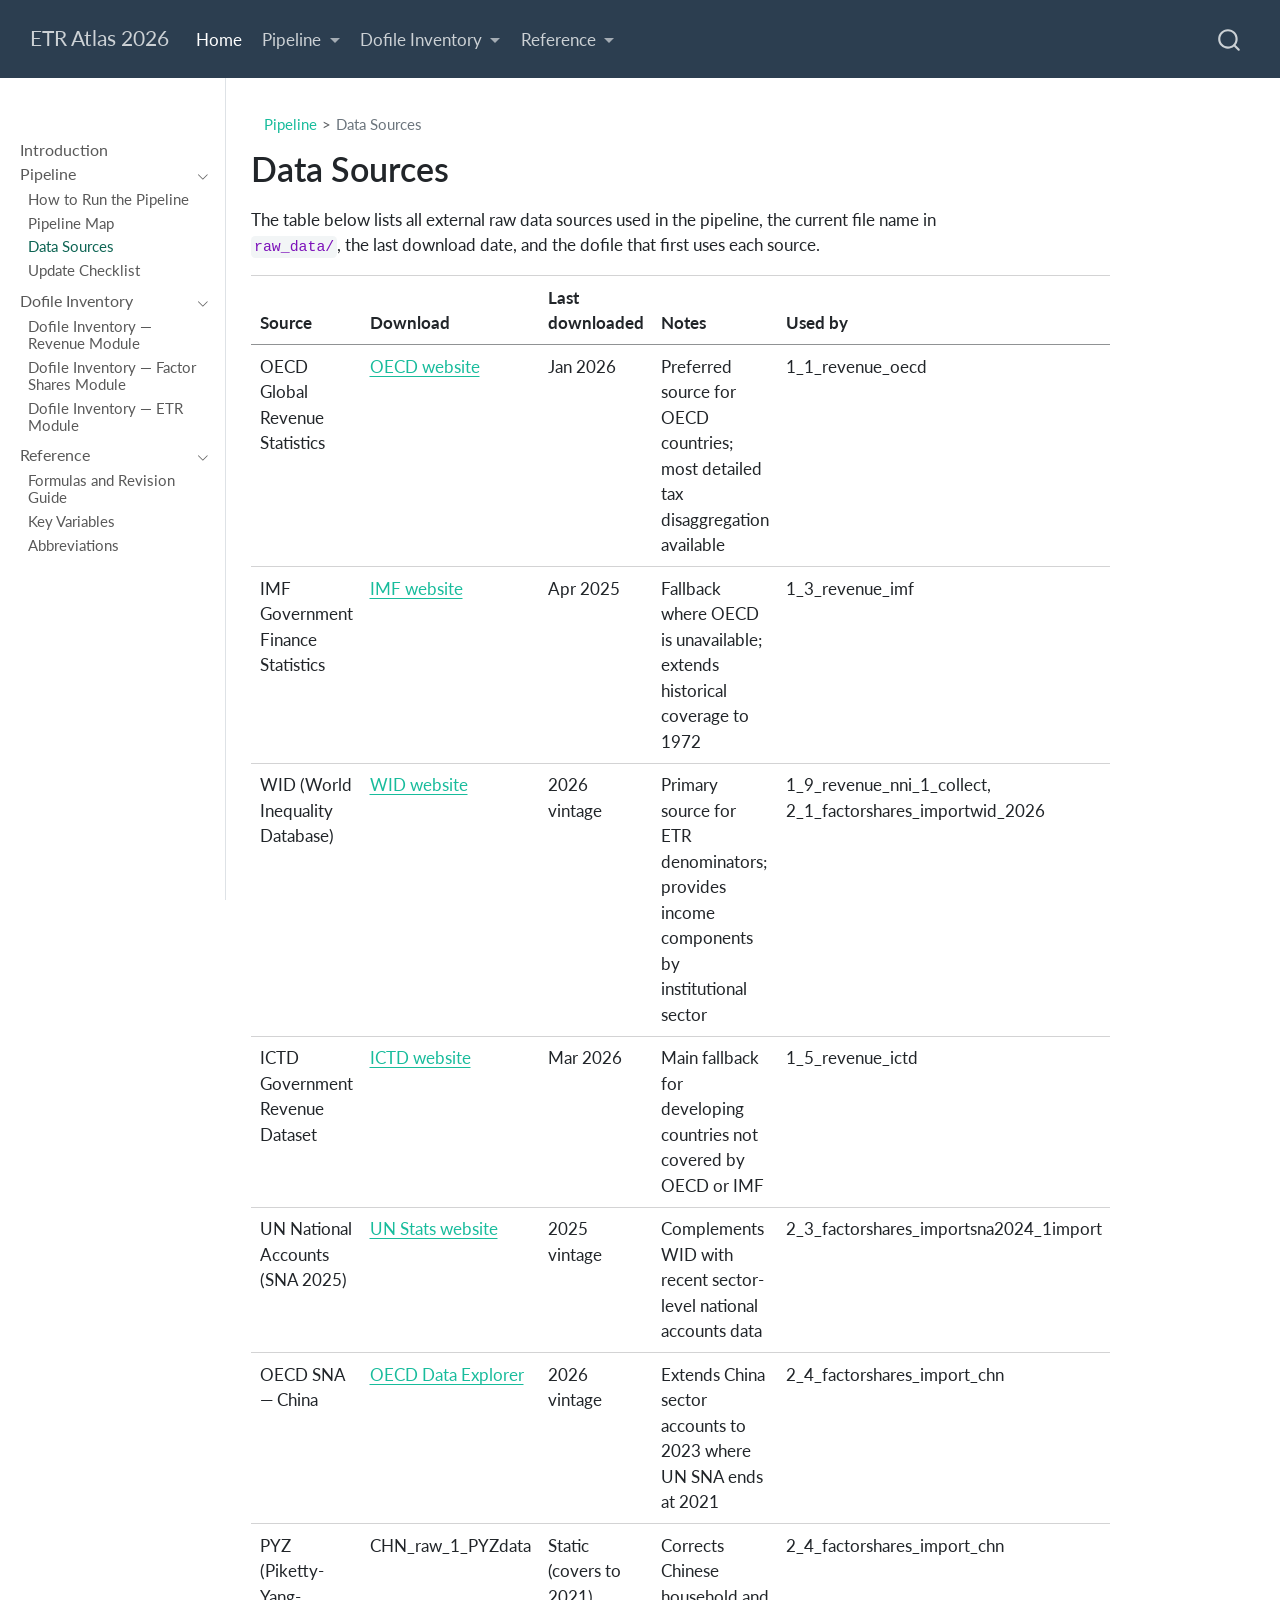
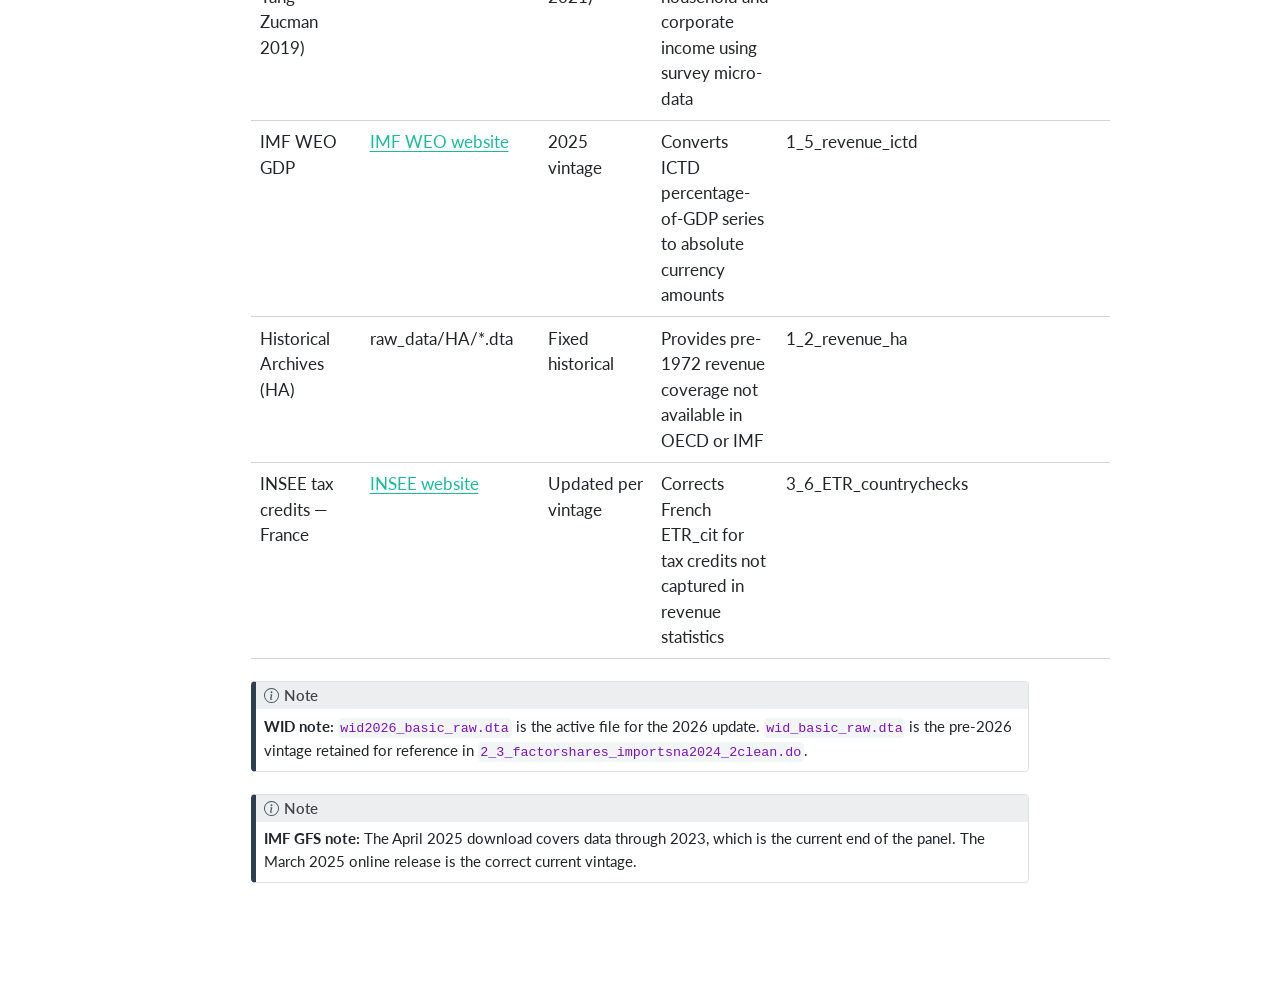
<file: docs/data-sources.html>
<!DOCTYPE html>
<html xmlns="http://www.w3.org/1999/xhtml" lang="en" xml:lang="en"><head>

<meta charset="utf-8">
<meta name="generator" content="quarto-1.9.38">

<meta name="viewport" content="width=device-width, initial-scale=1.0, user-scalable=yes">


<title>Data Sources – ETR Atlas 2026</title>
<style>
/* Default styles provided by pandoc.
** See https://pandoc.org/MANUAL.html#variables-for-html for config info.
*/
code{white-space: pre-wrap;}
span.smallcaps{font-variant: small-caps;}
div.columns{display: flex; gap: min(4vw, 1.5em);}
div.column{flex: auto; overflow-x: auto;}
div.hanging-indent{margin-left: 1.5em; text-indent: -1.5em;}
ul.task-list{list-style: none;}
ul.task-list li input[type="checkbox"] {
  width: 0.8em;
  margin: 0 0.8em 0.2em -1em; /* quarto-specific, see https://github.com/quarto-dev/quarto-cli/issues/4556 */ 
  vertical-align: middle;
}
</style>


<script src="site_libs/quarto-nav/quarto-nav.js"></script>
<script src="site_libs/quarto-nav/headroom.min.js"></script>
<script src="site_libs/clipboard/clipboard.min.js"></script>
<script src="site_libs/quarto-search/autocomplete.umd.js"></script>
<script src="site_libs/quarto-search/fuse.min.js"></script>
<script src="site_libs/quarto-search/quarto-search.js"></script>
<meta name="quarto:offset" content="./">
<script src="site_libs/quarto-html/quarto.js" type="module"></script>
<script src="site_libs/quarto-html/tabsets/tabsets.js" type="module"></script>
<script src="site_libs/quarto-html/popper.min.js"></script>
<script src="site_libs/quarto-html/tippy.umd.min.js"></script>
<script src="site_libs/quarto-html/anchor.min.js"></script>
<link href="site_libs/quarto-html/tippy.css" rel="stylesheet">
<link href="site_libs/quarto-html/quarto-syntax-highlighting-de63f62b328812d8e578a4d74e282472.css" rel="stylesheet" id="quarto-text-highlighting-styles">
<script src="site_libs/bootstrap/bootstrap.min.js"></script>
<link href="site_libs/bootstrap/bootstrap-icons.css" rel="stylesheet">
<link href="site_libs/bootstrap/bootstrap-fd7a8af413f073a9aed129c24f141b63.min.css" rel="stylesheet" append-hash="true" id="quarto-bootstrap" data-mode="light">
<script id="quarto-search-options" type="application/json">{
  "location": "navbar",
  "copy-button": false,
  "collapse-after": 3,
  "panel-placement": "end",
  "type": "overlay",
  "limit": 50,
  "keyboard-shortcut": [
    "f",
    "/",
    "s"
  ],
  "show-item-context": false,
  "language": {
    "search-no-results-text": "No results",
    "search-matching-documents-text": "matching documents",
    "search-copy-link-title": "Copy link to search",
    "search-hide-matches-text": "Hide additional matches",
    "search-more-match-text": "more match in this document",
    "search-more-matches-text": "more matches in this document",
    "search-clear-button-title": "Clear",
    "search-text-placeholder": "",
    "search-detached-cancel-button-title": "Cancel",
    "search-submit-button-title": "Submit",
    "search-label": "Search"
  }
}</script>
<style>html{ scroll-behavior: smooth; }</style>


</head>

<body class="nav-sidebar docked nav-fixed quarto-light">

<div id="quarto-search-results"></div>
  <header id="quarto-header" class="headroom fixed-top">
    <nav class="navbar navbar-expand-lg " data-bs-theme="dark">
      <div class="navbar-container container-fluid">
      <div class="navbar-brand-container mx-auto">
    <a class="navbar-brand" href="./index.html">
    <span class="navbar-title">ETR Atlas 2026</span>
    </a>
  </div>
            <div id="quarto-search" class="" title="Search"></div>
          <button class="navbar-toggler" type="button" data-bs-toggle="collapse" data-bs-target="#navbarCollapse" aria-controls="navbarCollapse" role="menu" aria-expanded="false" aria-label="Toggle navigation" onclick="if (window.quartoToggleHeadroom) { window.quartoToggleHeadroom(); }">
  <span class="navbar-toggler-icon"></span>
</button>
          <div class="collapse navbar-collapse" id="navbarCollapse">
            <ul class="navbar-nav navbar-nav-scroll me-auto">
  <li class="nav-item">
    <a class="nav-link active" href="./index.html" aria-current="page"> 
<span class="menu-text">Home</span></a>
  </li>  
  <li class="nav-item dropdown ">
    <a class="nav-link dropdown-toggle" href="#" id="nav-menu-pipeline" role="link" data-bs-toggle="dropdown" aria-expanded="false">
 <span class="menu-text">Pipeline</span>
    </a>
    <ul class="dropdown-menu" aria-labelledby="nav-menu-pipeline">    
        <li>
    <a class="dropdown-item" href="./how-to-run.html">
 <span class="dropdown-text">How to Run</span></a>
  </li>  
        <li>
    <a class="dropdown-item" href="./pipeline-map.html">
 <span class="dropdown-text">Pipeline Map</span></a>
  </li>  
        <li>
    <a class="dropdown-item" href="./data-sources.html">
 <span class="dropdown-text">Data Sources</span></a>
  </li>  
        <li>
    <a class="dropdown-item" href="./update-checklist.html">
 <span class="dropdown-text">Update Checklist</span></a>
  </li>  
    </ul>
  </li>
  <li class="nav-item dropdown ">
    <a class="nav-link dropdown-toggle" href="#" id="nav-menu-dofile-inventory" role="link" data-bs-toggle="dropdown" aria-expanded="false">
 <span class="menu-text">Dofile Inventory</span>
    </a>
    <ul class="dropdown-menu" aria-labelledby="nav-menu-dofile-inventory">    
        <li>
    <a class="dropdown-item" href="./revenue.html">
 <span class="dropdown-text">Revenue Module</span></a>
  </li>  
        <li>
    <a class="dropdown-item" href="./factor-shares.html">
 <span class="dropdown-text">Factor Shares Module</span></a>
  </li>  
        <li>
    <a class="dropdown-item" href="./etr-module.html">
 <span class="dropdown-text">ETR Module</span></a>
  </li>  
    </ul>
  </li>
  <li class="nav-item dropdown ">
    <a class="nav-link dropdown-toggle" href="#" id="nav-menu-reference" role="link" data-bs-toggle="dropdown" aria-expanded="false">
 <span class="menu-text">Reference</span>
    </a>
    <ul class="dropdown-menu" aria-labelledby="nav-menu-reference">    
        <li>
    <a class="dropdown-item" href="./formulas.html">
 <span class="dropdown-text">Formulas and Revision Guide</span></a>
  </li>  
        <li>
    <a class="dropdown-item" href="./variables.html">
 <span class="dropdown-text">Key Variables</span></a>
  </li>  
        <li>
    <a class="dropdown-item" href="./abbreviations.html">
 <span class="dropdown-text">Abbreviations</span></a>
  </li>  
    </ul>
  </li>
</ul>
          </div> <!-- /navcollapse -->
            <div class="quarto-navbar-tools">
</div>
      </div> <!-- /container-fluid -->
    </nav>
  <nav class="quarto-secondary-nav">
    <div class="container-fluid d-flex">
      <button type="button" class="quarto-btn-toggle btn" data-bs-toggle="collapse" role="button" data-bs-target=".quarto-sidebar-collapse-item" aria-controls="quarto-sidebar" aria-expanded="false" aria-label="Toggle sidebar navigation" onclick="if (window.quartoToggleHeadroom) { window.quartoToggleHeadroom(); }">
        <i class="bi bi-layout-text-sidebar-reverse"></i>
      </button>
        <nav class="quarto-page-breadcrumbs" aria-label="breadcrumb"><ol class="breadcrumb"><li class="breadcrumb-item"><a href="./how-to-run.html">Pipeline</a></li><li class="breadcrumb-item"><a href="./data-sources.html">Data Sources</a></li></ol></nav>
        <a class="flex-grow-1" role="navigation" data-bs-toggle="collapse" data-bs-target=".quarto-sidebar-collapse-item" aria-controls="quarto-sidebar" aria-expanded="false" aria-label="Toggle sidebar navigation" onclick="if (window.quartoToggleHeadroom) { window.quartoToggleHeadroom(); }">      
        </a>
      <button type="button" class="btn quarto-search-button" aria-label="Search" onclick="window.quartoOpenSearch();">
        <i class="bi bi-search"></i>
      </button>
    </div>
  </nav>
</header>
<!-- content -->
<div id="quarto-content" class="quarto-container page-columns page-rows-contents page-layout-article page-navbar">
<!-- sidebar -->
  <nav id="quarto-sidebar" class="sidebar collapse collapse-horizontal quarto-sidebar-collapse-item sidebar-navigation docked overflow-auto">
        <div class="mt-2 flex-shrink-0 align-items-center">
        <div class="sidebar-search">
        <div id="quarto-search" class="" title="Search"></div>
        </div>
        </div>
    <div class="sidebar-menu-container"> 
    <ul class="list-unstyled mt-1">
        <li class="sidebar-item">
  <div class="sidebar-item-container"> 
  <a href="./index.html" class="sidebar-item-text sidebar-link">
 <span class="menu-text">Introduction</span></a>
  </div>
</li>
        <li class="sidebar-item sidebar-item-section">
      <div class="sidebar-item-container"> 
            <a class="sidebar-item-text sidebar-link text-start" data-bs-toggle="collapse" data-bs-target="#quarto-sidebar-section-1" role="navigation" aria-expanded="true">
 <span class="menu-text">Pipeline</span></a>
          <a class="sidebar-item-toggle text-start" data-bs-toggle="collapse" data-bs-target="#quarto-sidebar-section-1" role="navigation" aria-expanded="true" aria-label="Toggle section">
            <i class="bi bi-chevron-right ms-2"></i>
          </a> 
      </div>
      <ul id="quarto-sidebar-section-1" class="collapse list-unstyled sidebar-section depth1 show">  
          <li class="sidebar-item">
  <div class="sidebar-item-container"> 
  <a href="./how-to-run.html" class="sidebar-item-text sidebar-link">
 <span class="menu-text">How to Run the Pipeline</span></a>
  </div>
</li>
          <li class="sidebar-item">
  <div class="sidebar-item-container"> 
  <a href="./pipeline-map.html" class="sidebar-item-text sidebar-link">
 <span class="menu-text">Pipeline Map</span></a>
  </div>
</li>
          <li class="sidebar-item">
  <div class="sidebar-item-container"> 
  <a href="./data-sources.html" class="sidebar-item-text sidebar-link active">
 <span class="menu-text">Data Sources</span></a>
  </div>
</li>
          <li class="sidebar-item">
  <div class="sidebar-item-container"> 
  <a href="./update-checklist.html" class="sidebar-item-text sidebar-link">
 <span class="menu-text">Update Checklist</span></a>
  </div>
</li>
      </ul>
  </li>
        <li class="sidebar-item sidebar-item-section">
      <div class="sidebar-item-container"> 
            <a class="sidebar-item-text sidebar-link text-start" data-bs-toggle="collapse" data-bs-target="#quarto-sidebar-section-2" role="navigation" aria-expanded="true">
 <span class="menu-text">Dofile Inventory</span></a>
          <a class="sidebar-item-toggle text-start" data-bs-toggle="collapse" data-bs-target="#quarto-sidebar-section-2" role="navigation" aria-expanded="true" aria-label="Toggle section">
            <i class="bi bi-chevron-right ms-2"></i>
          </a> 
      </div>
      <ul id="quarto-sidebar-section-2" class="collapse list-unstyled sidebar-section depth1 show">  
          <li class="sidebar-item">
  <div class="sidebar-item-container"> 
  <a href="./revenue.html" class="sidebar-item-text sidebar-link">
 <span class="menu-text">Dofile Inventory — Revenue Module</span></a>
  </div>
</li>
          <li class="sidebar-item">
  <div class="sidebar-item-container"> 
  <a href="./factor-shares.html" class="sidebar-item-text sidebar-link">
 <span class="menu-text">Dofile Inventory — Factor Shares Module</span></a>
  </div>
</li>
          <li class="sidebar-item">
  <div class="sidebar-item-container"> 
  <a href="./etr-module.html" class="sidebar-item-text sidebar-link">
 <span class="menu-text">Dofile Inventory — ETR Module</span></a>
  </div>
</li>
      </ul>
  </li>
        <li class="sidebar-item sidebar-item-section">
      <div class="sidebar-item-container"> 
            <a class="sidebar-item-text sidebar-link text-start" data-bs-toggle="collapse" data-bs-target="#quarto-sidebar-section-3" role="navigation" aria-expanded="true">
 <span class="menu-text">Reference</span></a>
          <a class="sidebar-item-toggle text-start" data-bs-toggle="collapse" data-bs-target="#quarto-sidebar-section-3" role="navigation" aria-expanded="true" aria-label="Toggle section">
            <i class="bi bi-chevron-right ms-2"></i>
          </a> 
      </div>
      <ul id="quarto-sidebar-section-3" class="collapse list-unstyled sidebar-section depth1 show">  
          <li class="sidebar-item">
  <div class="sidebar-item-container"> 
  <a href="./formulas.html" class="sidebar-item-text sidebar-link">
 <span class="menu-text">Formulas and Revision Guide</span></a>
  </div>
</li>
          <li class="sidebar-item">
  <div class="sidebar-item-container"> 
  <a href="./variables.html" class="sidebar-item-text sidebar-link">
 <span class="menu-text">Key Variables</span></a>
  </div>
</li>
          <li class="sidebar-item">
  <div class="sidebar-item-container"> 
  <a href="./abbreviations.html" class="sidebar-item-text sidebar-link">
 <span class="menu-text">Abbreviations</span></a>
  </div>
</li>
      </ul>
  </li>
    </ul>
    </div>
</nav>
<div id="quarto-sidebar-glass" class="quarto-sidebar-collapse-item" data-bs-toggle="collapse" data-bs-target=".quarto-sidebar-collapse-item"></div>
<!-- margin-sidebar -->
    <div id="quarto-margin-sidebar" class="sidebar margin-sidebar zindex-bottom">
        
    </div>
<!-- main -->
<main class="content" id="quarto-document-content">

<header id="title-block-header" class="quarto-title-block default"><nav class="quarto-page-breadcrumbs quarto-title-breadcrumbs d-none d-lg-block" aria-label="breadcrumb"><ol class="breadcrumb"><li class="breadcrumb-item"><a href="./how-to-run.html">Pipeline</a></li><li class="breadcrumb-item"><a href="./data-sources.html">Data Sources</a></li></ol></nav>
<div class="quarto-title">
<h1 class="title">Data Sources</h1>
</div>



<div class="quarto-title-meta">

    
  
    
  </div>
  


</header>


<p>The table below lists all external raw data sources used in the pipeline, the current file name in <code>raw_data/</code>, the last download date, and the dofile that first uses each source.</p>
<table class="caption-top table">
<thead>
<tr class="header">
<th>Source</th>
<th>Download</th>
<th>Last downloaded</th>
<th>Notes</th>
<th>Used by</th>
</tr>
</thead>
<tbody>
<tr class="odd">
<td>OECD Global Revenue Statistics</td>
<td><a href="https://www.oecd.org/en/data/datasets">OECD website</a></td>
<td>Jan 2026</td>
<td>Preferred source for OECD countries; most detailed tax disaggregation available</td>
<td>1_1_revenue_oecd</td>
</tr>
<tr class="even">
<td>IMF Government Finance Statistics</td>
<td><a href="https://data.imf.org/en">IMF website</a></td>
<td>Apr 2025</td>
<td>Fallback where OECD is unavailable; extends historical coverage to 1972</td>
<td>1_3_revenue_imf</td>
</tr>
<tr class="odd">
<td>WID (World Inequality Database)</td>
<td><a href="https://wid.world/">WID website</a></td>
<td>2026 vintage</td>
<td>Primary source for ETR denominators; provides income components by institutional sector</td>
<td>1_9_revenue_nni_1_collect, 2_1_factorshares_importwid_2026</td>
</tr>
<tr class="even">
<td>ICTD Government Revenue Dataset</td>
<td><a href="https://www.ictd.ac/dataset">ICTD website</a></td>
<td>Mar 2026</td>
<td>Main fallback for developing countries not covered by OECD or IMF</td>
<td>1_5_revenue_ictd</td>
</tr>
<tr class="odd">
<td>UN National Accounts (SNA 2025)</td>
<td><a href="https://unstats.un.org/UNSDWebsite/">UN Stats website</a></td>
<td>2025 vintage</td>
<td>Complements WID with recent sector-level national accounts data</td>
<td>2_3_factorshares_importsna2024_1import</td>
</tr>
<tr class="even">
<td>OECD SNA — China</td>
<td><a href="https://data-explorer.oecd.org/">OECD Data Explorer</a></td>
<td>2026 vintage</td>
<td>Extends China sector accounts to 2023 where UN SNA ends at 2021</td>
<td>2_4_factorshares_import_chn</td>
</tr>
<tr class="odd">
<td>PYZ (Piketty-Yang-Zucman 2019)</td>
<td>CHN_raw_1_PYZdata</td>
<td>Static (covers to 2021)</td>
<td>Corrects Chinese household and corporate income using survey micro-data</td>
<td>2_4_factorshares_import_chn</td>
</tr>
<tr class="even">
<td>IMF WEO GDP</td>
<td><a href="https://www.imf.org/en/publications/sprolls/world-economic-outlook-databases">IMF WEO website</a></td>
<td>2025 vintage</td>
<td>Converts ICTD percentage-of-GDP series to absolute currency amounts</td>
<td>1_5_revenue_ictd</td>
</tr>
<tr class="odd">
<td>Historical Archives (HA)</td>
<td>raw_data/HA/*.dta</td>
<td>Fixed historical</td>
<td>Provides pre-1972 revenue coverage not available in OECD or IMF</td>
<td>1_2_revenue_ha</td>
</tr>
<tr class="even">
<td>INSEE tax credits — France</td>
<td><a href="https://www.insee.fr/fr/statistiques">INSEE website</a></td>
<td>Updated per vintage</td>
<td>Corrects French ETR_cit for tax credits not captured in revenue statistics</td>
<td>3_6_ETR_countrychecks</td>
</tr>
</tbody>
</table>
<div class="callout callout-style-default callout-note callout-titled">
<div class="callout-header d-flex align-content-center">
<div class="callout-icon-container">
<i class="callout-icon"></i>
</div>
<div class="callout-title-container flex-fill">
Note
</div>
</div>
<div class="callout-body-container callout-body">
<p><strong>WID note:</strong> <code>wid2026_basic_raw.dta</code> is the active file for the 2026 update. <code>wid_basic_raw.dta</code> is the pre-2026 vintage retained for reference in <code>2_3_factorshares_importsna2024_2clean.do</code>.</p>
</div>
</div>
<div class="callout callout-style-default callout-note callout-titled">
<div class="callout-header d-flex align-content-center">
<div class="callout-icon-container">
<i class="callout-icon"></i>
</div>
<div class="callout-title-container flex-fill">
Note
</div>
</div>
<div class="callout-body-container callout-body">
<p><strong>IMF GFS note:</strong> The April 2025 download covers data through 2023, which is the current end of the panel. The March 2025 online release is the correct current vintage.</p>
</div>
</div>



</main> <!-- /main -->
<script id="quarto-html-after-body" type="application/javascript">
  window.document.addEventListener("DOMContentLoaded", function (event) {
    const icon = "";
    const anchorJS = new window.AnchorJS();
    anchorJS.options = {
      placement: 'right',
      icon: icon
    };
    anchorJS.add('.anchored');
    const isCodeAnnotation = (el) => {
      for (const clz of el.classList) {
        if (clz.startsWith('code-annotation-')) {                     
          return true;
        }
      }
      return false;
    }
    const onCopySuccess = function(e) {
      // button target
      const button = e.trigger;
      // don't keep focus
      button.blur();
      // flash "checked"
      button.classList.add('code-copy-button-checked');
      var currentTitle = button.getAttribute("title");
      button.setAttribute("title", "Copied!");
      let tooltip;
      if (window.bootstrap) {
        button.setAttribute("data-bs-toggle", "tooltip");
        button.setAttribute("data-bs-placement", "left");
        button.setAttribute("data-bs-title", "Copied!");
        tooltip = new bootstrap.Tooltip(button, 
          { trigger: "manual", 
            customClass: "code-copy-button-tooltip",
            offset: [0, -8]});
        tooltip.show();    
      }
      setTimeout(function() {
        if (tooltip) {
          tooltip.hide();
          button.removeAttribute("data-bs-title");
          button.removeAttribute("data-bs-toggle");
          button.removeAttribute("data-bs-placement");
        }
        button.setAttribute("title", currentTitle);
        button.classList.remove('code-copy-button-checked');
      }, 1000);
      // clear code selection
      e.clearSelection();
    }
    const getTextToCopy = function(trigger) {
      const outerScaffold = trigger.parentElement.cloneNode(true);
      const codeEl = outerScaffold.querySelector('code');
      for (const childEl of codeEl.children) {
        if (isCodeAnnotation(childEl)) {
          childEl.remove();
        }
      }
      return codeEl.innerText;
    }
    const clipboard = new window.ClipboardJS('.code-copy-button:not([data-in-quarto-modal])', {
      text: getTextToCopy
    });
    clipboard.on('success', onCopySuccess);
    if (window.document.getElementById('quarto-embedded-source-code-modal')) {
      const clipboardModal = new window.ClipboardJS('.code-copy-button[data-in-quarto-modal]', {
        text: getTextToCopy,
        container: window.document.getElementById('quarto-embedded-source-code-modal')
      });
      clipboardModal.on('success', onCopySuccess);
    }
      var localhostRegex = new RegExp(/^(?:http|https):\/\/localhost\:?[0-9]*\//);
      var mailtoRegex = new RegExp(/^mailto:/);
        var filterRegex = new RegExp('/' + window.location.host + '/');
      var isInternal = (href) => {
          return filterRegex.test(href) || localhostRegex.test(href) || mailtoRegex.test(href);
      }
      // Inspect non-navigation links and adorn them if external
     var links = window.document.querySelectorAll('a[href]:not(.nav-link):not(.navbar-brand):not(.toc-action):not(.sidebar-link):not(.sidebar-item-toggle):not(.pagination-link):not(.no-external):not([aria-hidden]):not(.dropdown-item):not(.quarto-navigation-tool):not(.about-link)');
      for (var i=0; i<links.length; i++) {
        const link = links[i];
        if (!isInternal(link.href)) {
          // undo the damage that might have been done by quarto-nav.js in the case of
          // links that we want to consider external
          if (link.dataset.originalHref !== undefined) {
            link.href = link.dataset.originalHref;
          }
        }
      }
    function tippyHover(el, contentFn, onTriggerFn, onUntriggerFn) {
      const config = {
        allowHTML: true,
        maxWidth: 500,
        delay: 100,
        arrow: false,
        appendTo: function(el) {
            return el.parentElement;
        },
        interactive: true,
        interactiveBorder: 10,
        theme: 'quarto',
        placement: 'bottom-start',
      };
      if (contentFn) {
        config.content = contentFn;
      }
      if (onTriggerFn) {
        config.onTrigger = onTriggerFn;
      }
      if (onUntriggerFn) {
        config.onUntrigger = onUntriggerFn;
      }
      window.tippy(el, config); 
    }
    const noterefs = window.document.querySelectorAll('a[role="doc-noteref"]');
    for (var i=0; i<noterefs.length; i++) {
      const ref = noterefs[i];
      tippyHover(ref, function() {
        // use id or data attribute instead here
        let href = ref.getAttribute('data-footnote-href') || ref.getAttribute('href');
        try { href = new URL(href).hash; } catch {}
        const id = href.replace(/^#\/?/, "");
        const note = window.document.getElementById(id);
        if (note) {
          return note.innerHTML;
        } else {
          return "";
        }
      });
    }
    const xrefs = window.document.querySelectorAll('a.quarto-xref');
    const processXRef = (id, note) => {
      // Strip column container classes
      const stripColumnClz = (el) => {
        el.classList.remove("page-full", "page-columns");
        if (el.children) {
          for (const child of el.children) {
            stripColumnClz(child);
          }
        }
      }
      stripColumnClz(note)
      if (id === null || id.startsWith('sec-')) {
        // Special case sections, only their first couple elements
        const container = document.createElement("div");
        if (note.children && note.children.length > 2) {
          container.appendChild(note.children[0].cloneNode(true));
          for (let i = 1; i < note.children.length; i++) {
            const child = note.children[i];
            if (child.tagName === "P" && child.innerText === "") {
              continue;
            } else {
              container.appendChild(child.cloneNode(true));
              break;
            }
          }
          if (window.Quarto?.typesetMath) {
            window.Quarto.typesetMath(container);
          }
          return container.innerHTML
        } else {
          if (window.Quarto?.typesetMath) {
            window.Quarto.typesetMath(note);
          }
          return note.innerHTML;
        }
      } else {
        // Remove any anchor links if they are present
        const anchorLink = note.querySelector('a.anchorjs-link');
        if (anchorLink) {
          anchorLink.remove();
        }
        if (window.Quarto?.typesetMath) {
          window.Quarto.typesetMath(note);
        }
        if (note.classList.contains("callout")) {
          return note.outerHTML;
        } else {
          return note.innerHTML;
        }
      }
    }
    for (var i=0; i<xrefs.length; i++) {
      const xref = xrefs[i];
      tippyHover(xref, undefined, function(instance) {
        instance.disable();
        let url = xref.getAttribute('href');
        let hash = undefined; 
        if (url.startsWith('#')) {
          hash = url;
        } else {
          try { hash = new URL(url).hash; } catch {}
        }
        if (hash) {
          const id = hash.replace(/^#\/?/, "");
          const note = window.document.getElementById(id);
          if (note !== null) {
            try {
              const html = processXRef(id, note.cloneNode(true));
              instance.setContent(html);
            } finally {
              instance.enable();
              instance.show();
            }
          } else {
            // See if we can fetch this
            fetch(url.split('#')[0])
            .then(res => res.text())
            .then(html => {
              const parser = new DOMParser();
              const htmlDoc = parser.parseFromString(html, "text/html");
              const note = htmlDoc.getElementById(id);
              if (note !== null) {
                const html = processXRef(id, note);
                instance.setContent(html);
              } 
            }).finally(() => {
              instance.enable();
              instance.show();
            });
          }
        } else {
          // See if we can fetch a full url (with no hash to target)
          // This is a special case and we should probably do some content thinning / targeting
          fetch(url)
          .then(res => res.text())
          .then(html => {
            const parser = new DOMParser();
            const htmlDoc = parser.parseFromString(html, "text/html");
            const note = htmlDoc.querySelector('main.content');
            if (note !== null) {
              // This should only happen for chapter cross references
              // (since there is no id in the URL)
              // remove the first header
              if (note.children.length > 0 && note.children[0].tagName === "HEADER") {
                note.children[0].remove();
              }
              const html = processXRef(null, note);
              instance.setContent(html);
            } 
          }).finally(() => {
            instance.enable();
            instance.show();
          });
        }
      }, function(instance) {
      });
    }
        let selectedAnnoteEl;
        const selectorForAnnotation = ( cell, annotation) => {
          let cellAttr = 'data-code-cell="' + cell + '"';
          let lineAttr = 'data-code-annotation="' +  annotation + '"';
          const selector = 'span[' + cellAttr + '][' + lineAttr + ']';
          return selector;
        }
        const selectCodeLines = (annoteEl) => {
          const doc = window.document;
          const targetCell = annoteEl.getAttribute("data-target-cell");
          const targetAnnotation = annoteEl.getAttribute("data-target-annotation");
          const annoteSpan = window.document.querySelector(selectorForAnnotation(targetCell, targetAnnotation));
          const lines = annoteSpan.getAttribute("data-code-lines").split(",");
          const lineIds = lines.map((line) => {
            return targetCell + "-" + line;
          })
          let top = null;
          let height = null;
          let parent = null;
          if (lineIds.length > 0) {
              //compute the position of the single el (top and bottom and make a div)
              const el = window.document.getElementById(lineIds[0]);
              top = el.offsetTop;
              height = el.offsetHeight;
              parent = el.parentElement.parentElement;
            if (lineIds.length > 1) {
              const lastEl = window.document.getElementById(lineIds[lineIds.length - 1]);
              const bottom = lastEl.offsetTop + lastEl.offsetHeight;
              height = bottom - top;
            }
            if (top !== null && height !== null && parent !== null) {
              // cook up a div (if necessary) and position it 
              let div = window.document.getElementById("code-annotation-line-highlight");
              if (div === null) {
                div = window.document.createElement("div");
                div.setAttribute("id", "code-annotation-line-highlight");
                div.style.position = 'absolute';
                parent.appendChild(div);
              }
              div.style.top = top - 2 + "px";
              div.style.height = height + 4 + "px";
              div.style.left = 0;
              let gutterDiv = window.document.getElementById("code-annotation-line-highlight-gutter");
              if (gutterDiv === null) {
                gutterDiv = window.document.createElement("div");
                gutterDiv.setAttribute("id", "code-annotation-line-highlight-gutter");
                gutterDiv.style.position = 'absolute';
                const codeCell = window.document.getElementById(targetCell);
                const gutter = codeCell.querySelector('.code-annotation-gutter');
                gutter.appendChild(gutterDiv);
              }
              gutterDiv.style.top = top - 2 + "px";
              gutterDiv.style.height = height + 4 + "px";
            }
            selectedAnnoteEl = annoteEl;
          }
        };
        const unselectCodeLines = () => {
          const elementsIds = ["code-annotation-line-highlight", "code-annotation-line-highlight-gutter"];
          elementsIds.forEach((elId) => {
            const div = window.document.getElementById(elId);
            if (div) {
              div.remove();
            }
          });
          selectedAnnoteEl = undefined;
        };
          // Handle positioning of the toggle
      window.addEventListener(
        "resize",
        throttle(() => {
          elRect = undefined;
          if (selectedAnnoteEl) {
            selectCodeLines(selectedAnnoteEl);
          }
        }, 10)
      );
      function throttle(fn, ms) {
      let throttle = false;
      let timer;
        return (...args) => {
          if(!throttle) { // first call gets through
              fn.apply(this, args);
              throttle = true;
          } else { // all the others get throttled
              if(timer) clearTimeout(timer); // cancel #2
              timer = setTimeout(() => {
                fn.apply(this, args);
                timer = throttle = false;
              }, ms);
          }
        };
      }
        // Attach click handler to the DT
        const annoteDls = window.document.querySelectorAll('dt[data-target-cell]');
        for (const annoteDlNode of annoteDls) {
          annoteDlNode.addEventListener('click', (event) => {
            const clickedEl = event.target;
            if (clickedEl !== selectedAnnoteEl) {
              unselectCodeLines();
              const activeEl = window.document.querySelector('dt[data-target-cell].code-annotation-active');
              if (activeEl) {
                activeEl.classList.remove('code-annotation-active');
              }
              selectCodeLines(clickedEl);
              clickedEl.classList.add('code-annotation-active');
            } else {
              // Unselect the line
              unselectCodeLines();
              clickedEl.classList.remove('code-annotation-active');
            }
          });
        }
    const findCites = (el) => {
      const parentEl = el.parentElement;
      if (parentEl) {
        const cites = parentEl.dataset.cites;
        if (cites) {
          return {
            el,
            cites: cites.split(' ')
          };
        } else {
          return findCites(el.parentElement)
        }
      } else {
        return undefined;
      }
    };
    var bibliorefs = window.document.querySelectorAll('a[role="doc-biblioref"]');
    for (var i=0; i<bibliorefs.length; i++) {
      const ref = bibliorefs[i];
      const citeInfo = findCites(ref);
      if (citeInfo) {
        tippyHover(citeInfo.el, function() {
          var popup = window.document.createElement('div');
          citeInfo.cites.forEach(function(cite) {
            var citeDiv = window.document.createElement('div');
            citeDiv.classList.add('hanging-indent');
            citeDiv.classList.add('csl-entry');
            var biblioDiv = window.document.getElementById('ref-' + cite);
            if (biblioDiv) {
              citeDiv.innerHTML = biblioDiv.innerHTML;
            }
            popup.appendChild(citeDiv);
          });
          return popup.innerHTML;
        });
      }
    }
  });
  </script>
</div> <!-- /content -->




<script src="site_libs/quarto-html/zenscroll-min.js"></script>
</body></html>
</file>
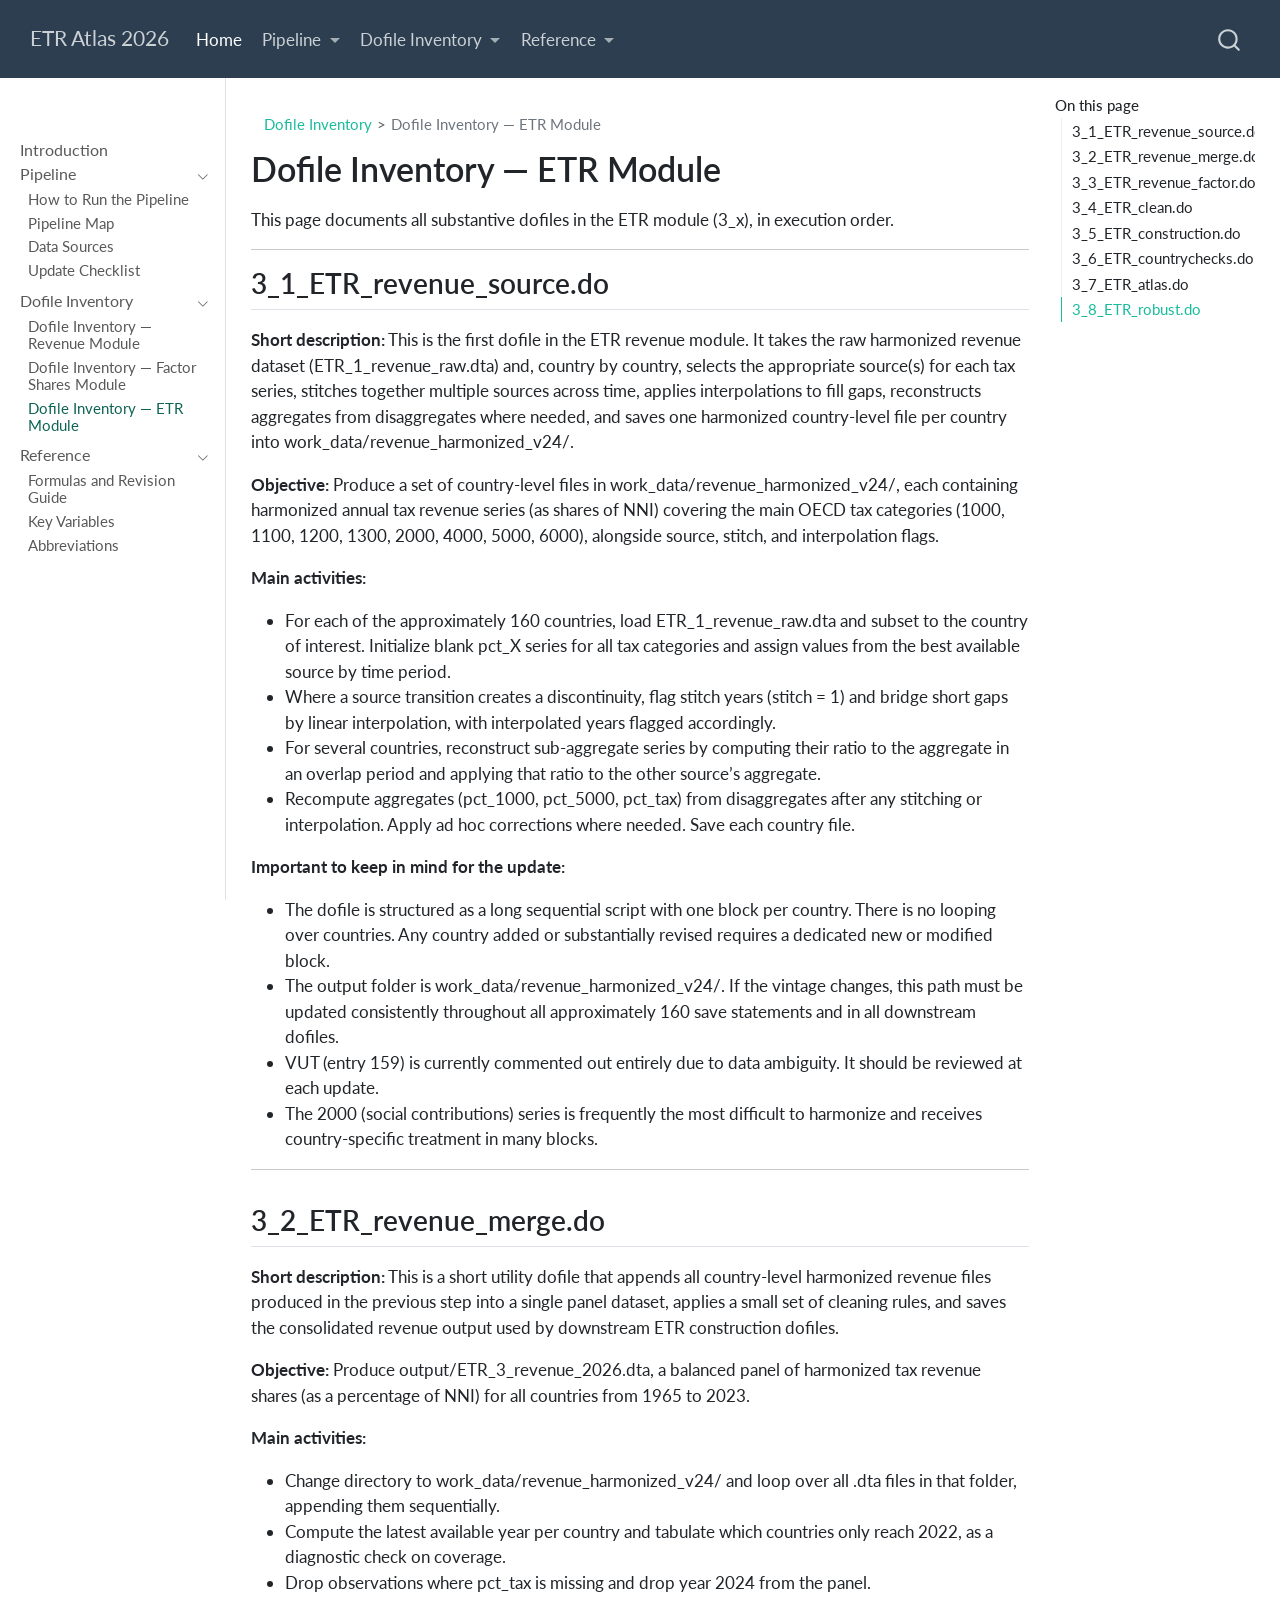
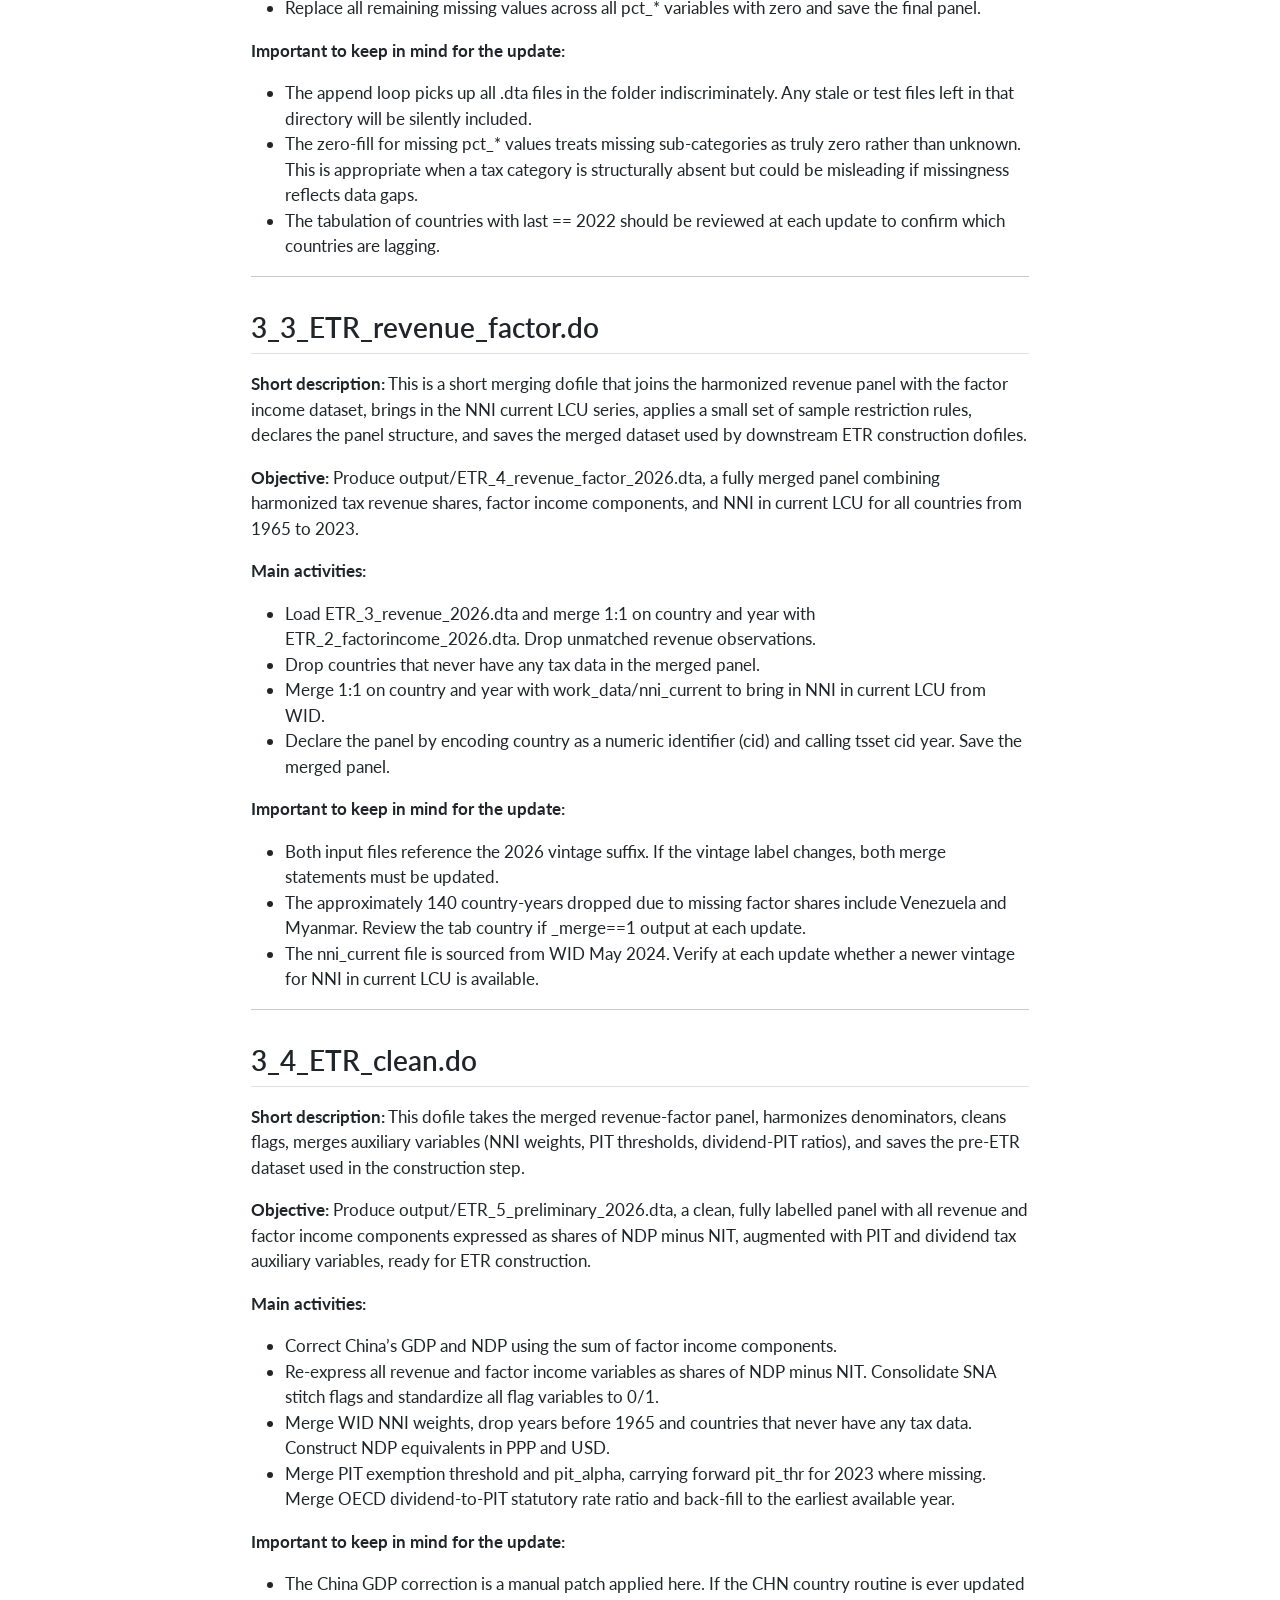
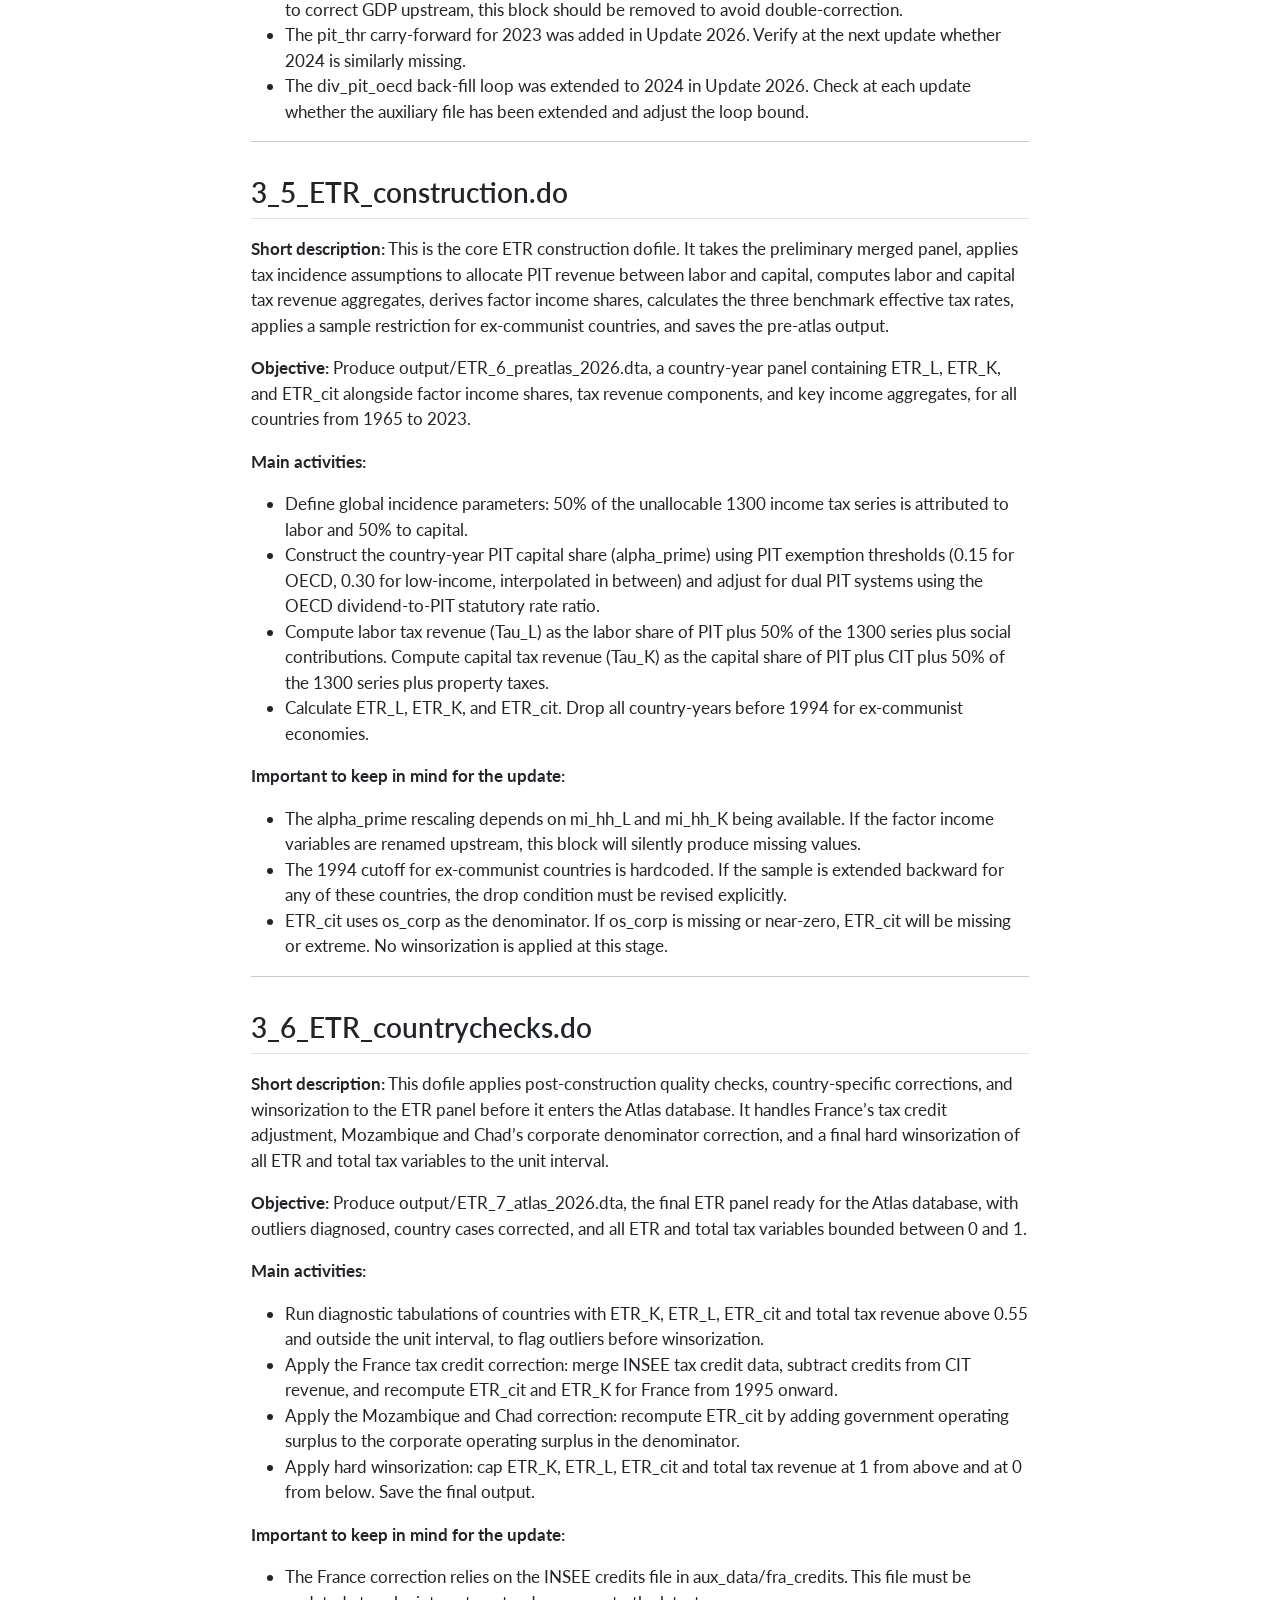
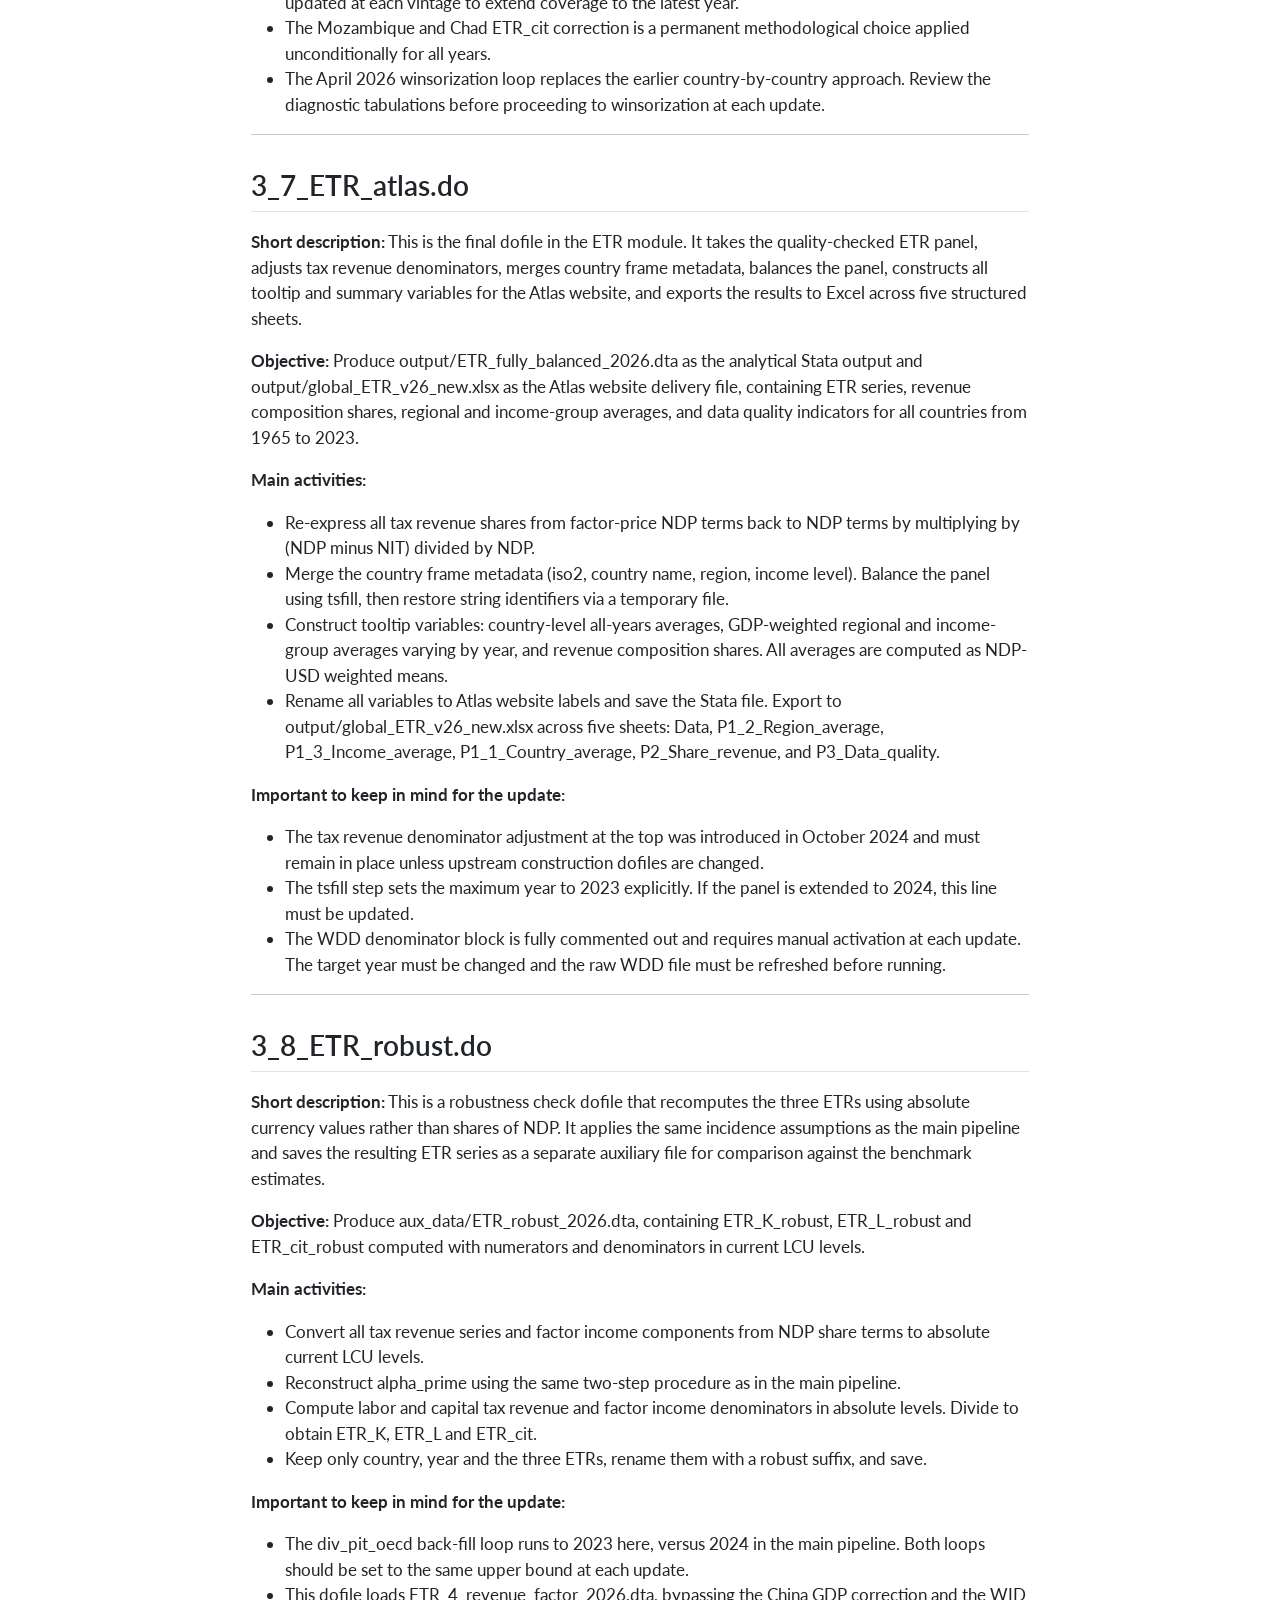
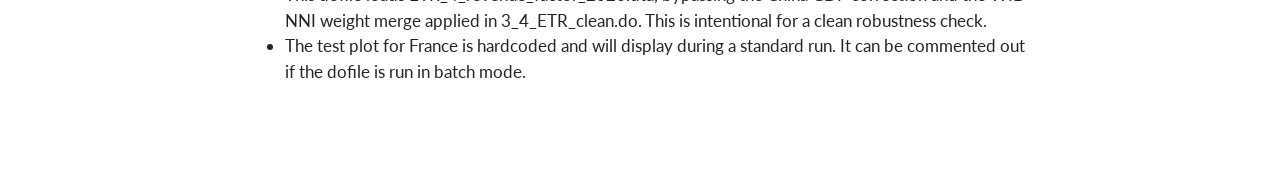
<file: docs/etr-module.html>
<!DOCTYPE html>
<html xmlns="http://www.w3.org/1999/xhtml" lang="en" xml:lang="en"><head>

<meta charset="utf-8">
<meta name="generator" content="quarto-1.9.38">

<meta name="viewport" content="width=device-width, initial-scale=1.0, user-scalable=yes">


<title>Dofile Inventory — ETR Module – ETR Atlas 2026</title>
<style>
/* Default styles provided by pandoc.
** See https://pandoc.org/MANUAL.html#variables-for-html for config info.
*/
code{white-space: pre-wrap;}
span.smallcaps{font-variant: small-caps;}
div.columns{display: flex; gap: min(4vw, 1.5em);}
div.column{flex: auto; overflow-x: auto;}
div.hanging-indent{margin-left: 1.5em; text-indent: -1.5em;}
ul.task-list{list-style: none;}
ul.task-list li input[type="checkbox"] {
  width: 0.8em;
  margin: 0 0.8em 0.2em -1em; /* quarto-specific, see https://github.com/quarto-dev/quarto-cli/issues/4556 */ 
  vertical-align: middle;
}
</style>


<script src="site_libs/quarto-nav/quarto-nav.js"></script>
<script src="site_libs/quarto-nav/headroom.min.js"></script>
<script src="site_libs/clipboard/clipboard.min.js"></script>
<script src="site_libs/quarto-search/autocomplete.umd.js"></script>
<script src="site_libs/quarto-search/fuse.min.js"></script>
<script src="site_libs/quarto-search/quarto-search.js"></script>
<meta name="quarto:offset" content="./">
<script src="site_libs/quarto-html/quarto.js" type="module"></script>
<script src="site_libs/quarto-html/tabsets/tabsets.js" type="module"></script>
<script src="site_libs/quarto-html/popper.min.js"></script>
<script src="site_libs/quarto-html/tippy.umd.min.js"></script>
<script src="site_libs/quarto-html/anchor.min.js"></script>
<link href="site_libs/quarto-html/tippy.css" rel="stylesheet">
<link href="site_libs/quarto-html/quarto-syntax-highlighting-de63f62b328812d8e578a4d74e282472.css" rel="stylesheet" id="quarto-text-highlighting-styles">
<script src="site_libs/bootstrap/bootstrap.min.js"></script>
<link href="site_libs/bootstrap/bootstrap-icons.css" rel="stylesheet">
<link href="site_libs/bootstrap/bootstrap-fd7a8af413f073a9aed129c24f141b63.min.css" rel="stylesheet" append-hash="true" id="quarto-bootstrap" data-mode="light">
<script id="quarto-search-options" type="application/json">{
  "location": "navbar",
  "copy-button": false,
  "collapse-after": 3,
  "panel-placement": "end",
  "type": "overlay",
  "limit": 50,
  "keyboard-shortcut": [
    "f",
    "/",
    "s"
  ],
  "show-item-context": false,
  "language": {
    "search-no-results-text": "No results",
    "search-matching-documents-text": "matching documents",
    "search-copy-link-title": "Copy link to search",
    "search-hide-matches-text": "Hide additional matches",
    "search-more-match-text": "more match in this document",
    "search-more-matches-text": "more matches in this document",
    "search-clear-button-title": "Clear",
    "search-text-placeholder": "",
    "search-detached-cancel-button-title": "Cancel",
    "search-submit-button-title": "Submit",
    "search-label": "Search"
  }
}</script>
<style>html{ scroll-behavior: smooth; }</style>


</head>

<body class="nav-sidebar docked nav-fixed quarto-light">

<div id="quarto-search-results"></div>
  <header id="quarto-header" class="headroom fixed-top">
    <nav class="navbar navbar-expand-lg " data-bs-theme="dark">
      <div class="navbar-container container-fluid">
      <div class="navbar-brand-container mx-auto">
    <a class="navbar-brand" href="./index.html">
    <span class="navbar-title">ETR Atlas 2026</span>
    </a>
  </div>
            <div id="quarto-search" class="" title="Search"></div>
          <button class="navbar-toggler" type="button" data-bs-toggle="collapse" data-bs-target="#navbarCollapse" aria-controls="navbarCollapse" role="menu" aria-expanded="false" aria-label="Toggle navigation" onclick="if (window.quartoToggleHeadroom) { window.quartoToggleHeadroom(); }">
  <span class="navbar-toggler-icon"></span>
</button>
          <div class="collapse navbar-collapse" id="navbarCollapse">
            <ul class="navbar-nav navbar-nav-scroll me-auto">
  <li class="nav-item">
    <a class="nav-link active" href="./index.html" aria-current="page"> 
<span class="menu-text">Home</span></a>
  </li>  
  <li class="nav-item dropdown ">
    <a class="nav-link dropdown-toggle" href="#" id="nav-menu-pipeline" role="link" data-bs-toggle="dropdown" aria-expanded="false">
 <span class="menu-text">Pipeline</span>
    </a>
    <ul class="dropdown-menu" aria-labelledby="nav-menu-pipeline">    
        <li>
    <a class="dropdown-item" href="./how-to-run.html">
 <span class="dropdown-text">How to Run</span></a>
  </li>  
        <li>
    <a class="dropdown-item" href="./pipeline-map.html">
 <span class="dropdown-text">Pipeline Map</span></a>
  </li>  
        <li>
    <a class="dropdown-item" href="./data-sources.html">
 <span class="dropdown-text">Data Sources</span></a>
  </li>  
        <li>
    <a class="dropdown-item" href="./update-checklist.html">
 <span class="dropdown-text">Update Checklist</span></a>
  </li>  
    </ul>
  </li>
  <li class="nav-item dropdown ">
    <a class="nav-link dropdown-toggle" href="#" id="nav-menu-dofile-inventory" role="link" data-bs-toggle="dropdown" aria-expanded="false">
 <span class="menu-text">Dofile Inventory</span>
    </a>
    <ul class="dropdown-menu" aria-labelledby="nav-menu-dofile-inventory">    
        <li>
    <a class="dropdown-item" href="./revenue.html">
 <span class="dropdown-text">Revenue Module</span></a>
  </li>  
        <li>
    <a class="dropdown-item" href="./factor-shares.html">
 <span class="dropdown-text">Factor Shares Module</span></a>
  </li>  
        <li>
    <a class="dropdown-item" href="./etr-module.html">
 <span class="dropdown-text">ETR Module</span></a>
  </li>  
    </ul>
  </li>
  <li class="nav-item dropdown ">
    <a class="nav-link dropdown-toggle" href="#" id="nav-menu-reference" role="link" data-bs-toggle="dropdown" aria-expanded="false">
 <span class="menu-text">Reference</span>
    </a>
    <ul class="dropdown-menu" aria-labelledby="nav-menu-reference">    
        <li>
    <a class="dropdown-item" href="./formulas.html">
 <span class="dropdown-text">Formulas and Revision Guide</span></a>
  </li>  
        <li>
    <a class="dropdown-item" href="./variables.html">
 <span class="dropdown-text">Key Variables</span></a>
  </li>  
        <li>
    <a class="dropdown-item" href="./abbreviations.html">
 <span class="dropdown-text">Abbreviations</span></a>
  </li>  
    </ul>
  </li>
</ul>
          </div> <!-- /navcollapse -->
            <div class="quarto-navbar-tools">
</div>
      </div> <!-- /container-fluid -->
    </nav>
  <nav class="quarto-secondary-nav">
    <div class="container-fluid d-flex">
      <button type="button" class="quarto-btn-toggle btn" data-bs-toggle="collapse" role="button" data-bs-target=".quarto-sidebar-collapse-item" aria-controls="quarto-sidebar" aria-expanded="false" aria-label="Toggle sidebar navigation" onclick="if (window.quartoToggleHeadroom) { window.quartoToggleHeadroom(); }">
        <i class="bi bi-layout-text-sidebar-reverse"></i>
      </button>
        <nav class="quarto-page-breadcrumbs" aria-label="breadcrumb"><ol class="breadcrumb"><li class="breadcrumb-item"><a href="./revenue.html">Dofile Inventory</a></li><li class="breadcrumb-item"><a href="./etr-module.html">Dofile Inventory — ETR Module</a></li></ol></nav>
        <a class="flex-grow-1" role="navigation" data-bs-toggle="collapse" data-bs-target=".quarto-sidebar-collapse-item" aria-controls="quarto-sidebar" aria-expanded="false" aria-label="Toggle sidebar navigation" onclick="if (window.quartoToggleHeadroom) { window.quartoToggleHeadroom(); }">      
        </a>
      <button type="button" class="btn quarto-search-button" aria-label="Search" onclick="window.quartoOpenSearch();">
        <i class="bi bi-search"></i>
      </button>
    </div>
  </nav>
</header>
<!-- content -->
<div id="quarto-content" class="quarto-container page-columns page-rows-contents page-layout-article page-navbar">
<!-- sidebar -->
  <nav id="quarto-sidebar" class="sidebar collapse collapse-horizontal quarto-sidebar-collapse-item sidebar-navigation docked overflow-auto">
        <div class="mt-2 flex-shrink-0 align-items-center">
        <div class="sidebar-search">
        <div id="quarto-search" class="" title="Search"></div>
        </div>
        </div>
    <div class="sidebar-menu-container"> 
    <ul class="list-unstyled mt-1">
        <li class="sidebar-item">
  <div class="sidebar-item-container"> 
  <a href="./index.html" class="sidebar-item-text sidebar-link">
 <span class="menu-text">Introduction</span></a>
  </div>
</li>
        <li class="sidebar-item sidebar-item-section">
      <div class="sidebar-item-container"> 
            <a class="sidebar-item-text sidebar-link text-start" data-bs-toggle="collapse" data-bs-target="#quarto-sidebar-section-1" role="navigation" aria-expanded="true">
 <span class="menu-text">Pipeline</span></a>
          <a class="sidebar-item-toggle text-start" data-bs-toggle="collapse" data-bs-target="#quarto-sidebar-section-1" role="navigation" aria-expanded="true" aria-label="Toggle section">
            <i class="bi bi-chevron-right ms-2"></i>
          </a> 
      </div>
      <ul id="quarto-sidebar-section-1" class="collapse list-unstyled sidebar-section depth1 show">  
          <li class="sidebar-item">
  <div class="sidebar-item-container"> 
  <a href="./how-to-run.html" class="sidebar-item-text sidebar-link">
 <span class="menu-text">How to Run the Pipeline</span></a>
  </div>
</li>
          <li class="sidebar-item">
  <div class="sidebar-item-container"> 
  <a href="./pipeline-map.html" class="sidebar-item-text sidebar-link">
 <span class="menu-text">Pipeline Map</span></a>
  </div>
</li>
          <li class="sidebar-item">
  <div class="sidebar-item-container"> 
  <a href="./data-sources.html" class="sidebar-item-text sidebar-link">
 <span class="menu-text">Data Sources</span></a>
  </div>
</li>
          <li class="sidebar-item">
  <div class="sidebar-item-container"> 
  <a href="./update-checklist.html" class="sidebar-item-text sidebar-link">
 <span class="menu-text">Update Checklist</span></a>
  </div>
</li>
      </ul>
  </li>
        <li class="sidebar-item sidebar-item-section">
      <div class="sidebar-item-container"> 
            <a class="sidebar-item-text sidebar-link text-start" data-bs-toggle="collapse" data-bs-target="#quarto-sidebar-section-2" role="navigation" aria-expanded="true">
 <span class="menu-text">Dofile Inventory</span></a>
          <a class="sidebar-item-toggle text-start" data-bs-toggle="collapse" data-bs-target="#quarto-sidebar-section-2" role="navigation" aria-expanded="true" aria-label="Toggle section">
            <i class="bi bi-chevron-right ms-2"></i>
          </a> 
      </div>
      <ul id="quarto-sidebar-section-2" class="collapse list-unstyled sidebar-section depth1 show">  
          <li class="sidebar-item">
  <div class="sidebar-item-container"> 
  <a href="./revenue.html" class="sidebar-item-text sidebar-link">
 <span class="menu-text">Dofile Inventory — Revenue Module</span></a>
  </div>
</li>
          <li class="sidebar-item">
  <div class="sidebar-item-container"> 
  <a href="./factor-shares.html" class="sidebar-item-text sidebar-link">
 <span class="menu-text">Dofile Inventory — Factor Shares Module</span></a>
  </div>
</li>
          <li class="sidebar-item">
  <div class="sidebar-item-container"> 
  <a href="./etr-module.html" class="sidebar-item-text sidebar-link active">
 <span class="menu-text">Dofile Inventory — ETR Module</span></a>
  </div>
</li>
      </ul>
  </li>
        <li class="sidebar-item sidebar-item-section">
      <div class="sidebar-item-container"> 
            <a class="sidebar-item-text sidebar-link text-start" data-bs-toggle="collapse" data-bs-target="#quarto-sidebar-section-3" role="navigation" aria-expanded="true">
 <span class="menu-text">Reference</span></a>
          <a class="sidebar-item-toggle text-start" data-bs-toggle="collapse" data-bs-target="#quarto-sidebar-section-3" role="navigation" aria-expanded="true" aria-label="Toggle section">
            <i class="bi bi-chevron-right ms-2"></i>
          </a> 
      </div>
      <ul id="quarto-sidebar-section-3" class="collapse list-unstyled sidebar-section depth1 show">  
          <li class="sidebar-item">
  <div class="sidebar-item-container"> 
  <a href="./formulas.html" class="sidebar-item-text sidebar-link">
 <span class="menu-text">Formulas and Revision Guide</span></a>
  </div>
</li>
          <li class="sidebar-item">
  <div class="sidebar-item-container"> 
  <a href="./variables.html" class="sidebar-item-text sidebar-link">
 <span class="menu-text">Key Variables</span></a>
  </div>
</li>
          <li class="sidebar-item">
  <div class="sidebar-item-container"> 
  <a href="./abbreviations.html" class="sidebar-item-text sidebar-link">
 <span class="menu-text">Abbreviations</span></a>
  </div>
</li>
      </ul>
  </li>
    </ul>
    </div>
</nav>
<div id="quarto-sidebar-glass" class="quarto-sidebar-collapse-item" data-bs-toggle="collapse" data-bs-target=".quarto-sidebar-collapse-item"></div>
<!-- margin-sidebar -->
    <div id="quarto-margin-sidebar" class="sidebar margin-sidebar">
        <nav id="TOC" role="doc-toc" class="toc-active">
    <h2 id="toc-title">On this page</h2>
   
  <ul>
  <li><a href="#etr_revenue_source.do" id="toc-etr_revenue_source.do" class="nav-link active" data-scroll-target="#etr_revenue_source.do">3_1_ETR_revenue_source.do</a></li>
  <li><a href="#etr_revenue_merge.do" id="toc-etr_revenue_merge.do" class="nav-link" data-scroll-target="#etr_revenue_merge.do">3_2_ETR_revenue_merge.do</a></li>
  <li><a href="#etr_revenue_factor.do" id="toc-etr_revenue_factor.do" class="nav-link" data-scroll-target="#etr_revenue_factor.do">3_3_ETR_revenue_factor.do</a></li>
  <li><a href="#etr_clean.do" id="toc-etr_clean.do" class="nav-link" data-scroll-target="#etr_clean.do">3_4_ETR_clean.do</a></li>
  <li><a href="#etr_construction.do" id="toc-etr_construction.do" class="nav-link" data-scroll-target="#etr_construction.do">3_5_ETR_construction.do</a></li>
  <li><a href="#etr_countrychecks.do" id="toc-etr_countrychecks.do" class="nav-link" data-scroll-target="#etr_countrychecks.do">3_6_ETR_countrychecks.do</a></li>
  <li><a href="#etr_atlas.do" id="toc-etr_atlas.do" class="nav-link" data-scroll-target="#etr_atlas.do">3_7_ETR_atlas.do</a></li>
  <li><a href="#etr_robust.do" id="toc-etr_robust.do" class="nav-link" data-scroll-target="#etr_robust.do">3_8_ETR_robust.do</a></li>
  </ul>
</nav>
    </div>
<!-- main -->
<main class="content" id="quarto-document-content">

<header id="title-block-header" class="quarto-title-block default"><nav class="quarto-page-breadcrumbs quarto-title-breadcrumbs d-none d-lg-block" aria-label="breadcrumb"><ol class="breadcrumb"><li class="breadcrumb-item"><a href="./revenue.html">Dofile Inventory</a></li><li class="breadcrumb-item"><a href="./etr-module.html">Dofile Inventory — ETR Module</a></li></ol></nav>
<div class="quarto-title">
<h1 class="title">Dofile Inventory — ETR Module</h1>
</div>



<div class="quarto-title-meta">

    
  
    
  </div>
  


</header>


<p>This page documents all substantive dofiles in the ETR module (3_x), in execution order.</p>
<hr>
<section id="etr_revenue_source.do" class="level2">
<h2 class="anchored" data-anchor-id="etr_revenue_source.do">3_1_ETR_revenue_source.do</h2>
<p><strong>Short description:</strong> This is the first dofile in the ETR revenue module. It takes the raw harmonized revenue dataset (ETR_1_revenue_raw.dta) and, country by country, selects the appropriate source(s) for each tax series, stitches together multiple sources across time, applies interpolations to fill gaps, reconstructs aggregates from disaggregates where needed, and saves one harmonized country-level file per country into work_data/revenue_harmonized_v24/.</p>
<p><strong>Objective:</strong> Produce a set of country-level files in work_data/revenue_harmonized_v24/, each containing harmonized annual tax revenue series (as shares of NNI) covering the main OECD tax categories (1000, 1100, 1200, 1300, 2000, 4000, 5000, 6000), alongside source, stitch, and interpolation flags.</p>
<p><strong>Main activities:</strong></p>
<ul>
<li>For each of the approximately 160 countries, load ETR_1_revenue_raw.dta and subset to the country of interest. Initialize blank pct_X series for all tax categories and assign values from the best available source by time period.</li>
<li>Where a source transition creates a discontinuity, flag stitch years (stitch = 1) and bridge short gaps by linear interpolation, with interpolated years flagged accordingly.</li>
<li>For several countries, reconstruct sub-aggregate series by computing their ratio to the aggregate in an overlap period and applying that ratio to the other source’s aggregate.</li>
<li>Recompute aggregates (pct_1000, pct_5000, pct_tax) from disaggregates after any stitching or interpolation. Apply ad hoc corrections where needed. Save each country file.</li>
</ul>
<p><strong>Important to keep in mind for the update:</strong></p>
<ul>
<li>The dofile is structured as a long sequential script with one block per country. There is no looping over countries. Any country added or substantially revised requires a dedicated new or modified block.</li>
<li>The output folder is work_data/revenue_harmonized_v24/. If the vintage changes, this path must be updated consistently throughout all approximately 160 save statements and in all downstream dofiles.</li>
<li>VUT (entry 159) is currently commented out entirely due to data ambiguity. It should be reviewed at each update.</li>
<li>The 2000 (social contributions) series is frequently the most difficult to harmonize and receives country-specific treatment in many blocks.</li>
</ul>
<hr>
</section>
<section id="etr_revenue_merge.do" class="level2">
<h2 class="anchored" data-anchor-id="etr_revenue_merge.do">3_2_ETR_revenue_merge.do</h2>
<p><strong>Short description:</strong> This is a short utility dofile that appends all country-level harmonized revenue files produced in the previous step into a single panel dataset, applies a small set of cleaning rules, and saves the consolidated revenue output used by downstream ETR construction dofiles.</p>
<p><strong>Objective:</strong> Produce output/ETR_3_revenue_2026.dta, a balanced panel of harmonized tax revenue shares (as a percentage of NNI) for all countries from 1965 to 2023.</p>
<p><strong>Main activities:</strong></p>
<ul>
<li>Change directory to work_data/revenue_harmonized_v24/ and loop over all .dta files in that folder, appending them sequentially.</li>
<li>Compute the latest available year per country and tabulate which countries only reach 2022, as a diagnostic check on coverage.</li>
<li>Drop observations where pct_tax is missing and drop year 2024 from the panel.</li>
<li>Replace all remaining missing values across all pct_* variables with zero and save the final panel.</li>
</ul>
<p><strong>Important to keep in mind for the update:</strong></p>
<ul>
<li>The append loop picks up all .dta files in the folder indiscriminately. Any stale or test files left in that directory will be silently included.</li>
<li>The zero-fill for missing pct_* values treats missing sub-categories as truly zero rather than unknown. This is appropriate when a tax category is structurally absent but could be misleading if missingness reflects data gaps.</li>
<li>The tabulation of countries with last == 2022 should be reviewed at each update to confirm which countries are lagging.</li>
</ul>
<hr>
</section>
<section id="etr_revenue_factor.do" class="level2">
<h2 class="anchored" data-anchor-id="etr_revenue_factor.do">3_3_ETR_revenue_factor.do</h2>
<p><strong>Short description:</strong> This is a short merging dofile that joins the harmonized revenue panel with the factor income dataset, brings in the NNI current LCU series, applies a small set of sample restriction rules, declares the panel structure, and saves the merged dataset used by downstream ETR construction dofiles.</p>
<p><strong>Objective:</strong> Produce output/ETR_4_revenue_factor_2026.dta, a fully merged panel combining harmonized tax revenue shares, factor income components, and NNI in current LCU for all countries from 1965 to 2023.</p>
<p><strong>Main activities:</strong></p>
<ul>
<li>Load ETR_3_revenue_2026.dta and merge 1:1 on country and year with ETR_2_factorincome_2026.dta. Drop unmatched revenue observations.</li>
<li>Drop countries that never have any tax data in the merged panel.</li>
<li>Merge 1:1 on country and year with work_data/nni_current to bring in NNI in current LCU from WID.</li>
<li>Declare the panel by encoding country as a numeric identifier (cid) and calling tsset cid year. Save the merged panel.</li>
</ul>
<p><strong>Important to keep in mind for the update:</strong></p>
<ul>
<li>Both input files reference the 2026 vintage suffix. If the vintage label changes, both merge statements must be updated.</li>
<li>The approximately 140 country-years dropped due to missing factor shares include Venezuela and Myanmar. Review the tab country if _merge==1 output at each update.</li>
<li>The nni_current file is sourced from WID May 2024. Verify at each update whether a newer vintage for NNI in current LCU is available.</li>
</ul>
<hr>
</section>
<section id="etr_clean.do" class="level2">
<h2 class="anchored" data-anchor-id="etr_clean.do">3_4_ETR_clean.do</h2>
<p><strong>Short description:</strong> This dofile takes the merged revenue-factor panel, harmonizes denominators, cleans flags, merges auxiliary variables (NNI weights, PIT thresholds, dividend-PIT ratios), and saves the pre-ETR dataset used in the construction step.</p>
<p><strong>Objective:</strong> Produce output/ETR_5_preliminary_2026.dta, a clean, fully labelled panel with all revenue and factor income components expressed as shares of NDP minus NIT, augmented with PIT and dividend tax auxiliary variables, ready for ETR construction.</p>
<p><strong>Main activities:</strong></p>
<ul>
<li>Correct China’s GDP and NDP using the sum of factor income components.</li>
<li>Re-express all revenue and factor income variables as shares of NDP minus NIT. Consolidate SNA stitch flags and standardize all flag variables to 0/1.</li>
<li>Merge WID NNI weights, drop years before 1965 and countries that never have any tax data. Construct NDP equivalents in PPP and USD.</li>
<li>Merge PIT exemption threshold and pit_alpha, carrying forward pit_thr for 2023 where missing. Merge OECD dividend-to-PIT statutory rate ratio and back-fill to the earliest available year.</li>
</ul>
<p><strong>Important to keep in mind for the update:</strong></p>
<ul>
<li>The China GDP correction is a manual patch applied here. If the CHN country routine is ever updated to correct GDP upstream, this block should be removed to avoid double-correction.</li>
<li>The pit_thr carry-forward for 2023 was added in Update 2026. Verify at the next update whether 2024 is similarly missing.</li>
<li>The div_pit_oecd back-fill loop was extended to 2024 in Update 2026. Check at each update whether the auxiliary file has been extended and adjust the loop bound.</li>
</ul>
<hr>
</section>
<section id="etr_construction.do" class="level2">
<h2 class="anchored" data-anchor-id="etr_construction.do">3_5_ETR_construction.do</h2>
<p><strong>Short description:</strong> This is the core ETR construction dofile. It takes the preliminary merged panel, applies tax incidence assumptions to allocate PIT revenue between labor and capital, computes labor and capital tax revenue aggregates, derives factor income shares, calculates the three benchmark effective tax rates, applies a sample restriction for ex-communist countries, and saves the pre-atlas output.</p>
<p><strong>Objective:</strong> Produce output/ETR_6_preatlas_2026.dta, a country-year panel containing ETR_L, ETR_K, and ETR_cit alongside factor income shares, tax revenue components, and key income aggregates, for all countries from 1965 to 2023.</p>
<p><strong>Main activities:</strong></p>
<ul>
<li>Define global incidence parameters: 50% of the unallocable 1300 income tax series is attributed to labor and 50% to capital.</li>
<li>Construct the country-year PIT capital share (alpha_prime) using PIT exemption thresholds (0.15 for OECD, 0.30 for low-income, interpolated in between) and adjust for dual PIT systems using the OECD dividend-to-PIT statutory rate ratio.</li>
<li>Compute labor tax revenue (Tau_L) as the labor share of PIT plus 50% of the 1300 series plus social contributions. Compute capital tax revenue (Tau_K) as the capital share of PIT plus CIT plus 50% of the 1300 series plus property taxes.</li>
<li>Calculate ETR_L, ETR_K, and ETR_cit. Drop all country-years before 1994 for ex-communist economies.</li>
</ul>
<p><strong>Important to keep in mind for the update:</strong></p>
<ul>
<li>The alpha_prime rescaling depends on mi_hh_L and mi_hh_K being available. If the factor income variables are renamed upstream, this block will silently produce missing values.</li>
<li>The 1994 cutoff for ex-communist countries is hardcoded. If the sample is extended backward for any of these countries, the drop condition must be revised explicitly.</li>
<li>ETR_cit uses os_corp as the denominator. If os_corp is missing or near-zero, ETR_cit will be missing or extreme. No winsorization is applied at this stage.</li>
</ul>
<hr>
</section>
<section id="etr_countrychecks.do" class="level2">
<h2 class="anchored" data-anchor-id="etr_countrychecks.do">3_6_ETR_countrychecks.do</h2>
<p><strong>Short description:</strong> This dofile applies post-construction quality checks, country-specific corrections, and winsorization to the ETR panel before it enters the Atlas database. It handles France’s tax credit adjustment, Mozambique and Chad’s corporate denominator correction, and a final hard winsorization of all ETR and total tax variables to the unit interval.</p>
<p><strong>Objective:</strong> Produce output/ETR_7_atlas_2026.dta, the final ETR panel ready for the Atlas database, with outliers diagnosed, country cases corrected, and all ETR and total tax variables bounded between 0 and 1.</p>
<p><strong>Main activities:</strong></p>
<ul>
<li>Run diagnostic tabulations of countries with ETR_K, ETR_L, ETR_cit and total tax revenue above 0.55 and outside the unit interval, to flag outliers before winsorization.</li>
<li>Apply the France tax credit correction: merge INSEE tax credit data, subtract credits from CIT revenue, and recompute ETR_cit and ETR_K for France from 1995 onward.</li>
<li>Apply the Mozambique and Chad correction: recompute ETR_cit by adding government operating surplus to the corporate operating surplus in the denominator.</li>
<li>Apply hard winsorization: cap ETR_K, ETR_L, ETR_cit and total tax revenue at 1 from above and at 0 from below. Save the final output.</li>
</ul>
<p><strong>Important to keep in mind for the update:</strong></p>
<ul>
<li>The France correction relies on the INSEE credits file in aux_data/fra_credits. This file must be updated at each vintage to extend coverage to the latest year.</li>
<li>The Mozambique and Chad ETR_cit correction is a permanent methodological choice applied unconditionally for all years.</li>
<li>The April 2026 winsorization loop replaces the earlier country-by-country approach. Review the diagnostic tabulations before proceeding to winsorization at each update.</li>
</ul>
<hr>
</section>
<section id="etr_atlas.do" class="level2">
<h2 class="anchored" data-anchor-id="etr_atlas.do">3_7_ETR_atlas.do</h2>
<p><strong>Short description:</strong> This is the final dofile in the ETR module. It takes the quality-checked ETR panel, adjusts tax revenue denominators, merges country frame metadata, balances the panel, constructs all tooltip and summary variables for the Atlas website, and exports the results to Excel across five structured sheets.</p>
<p><strong>Objective:</strong> Produce output/ETR_fully_balanced_2026.dta as the analytical Stata output and output/global_ETR_v26_new.xlsx as the Atlas website delivery file, containing ETR series, revenue composition shares, regional and income-group averages, and data quality indicators for all countries from 1965 to 2023.</p>
<p><strong>Main activities:</strong></p>
<ul>
<li>Re-express all tax revenue shares from factor-price NDP terms back to NDP terms by multiplying by (NDP minus NIT) divided by NDP.</li>
<li>Merge the country frame metadata (iso2, country name, region, income level). Balance the panel using tsfill, then restore string identifiers via a temporary file.</li>
<li>Construct tooltip variables: country-level all-years averages, GDP-weighted regional and income-group averages varying by year, and revenue composition shares. All averages are computed as NDP-USD weighted means.</li>
<li>Rename all variables to Atlas website labels and save the Stata file. Export to output/global_ETR_v26_new.xlsx across five sheets: Data, P1_2_Region_average, P1_3_Income_average, P1_1_Country_average, P2_Share_revenue, and P3_Data_quality.</li>
</ul>
<p><strong>Important to keep in mind for the update:</strong></p>
<ul>
<li>The tax revenue denominator adjustment at the top was introduced in October 2024 and must remain in place unless upstream construction dofiles are changed.</li>
<li>The tsfill step sets the maximum year to 2023 explicitly. If the panel is extended to 2024, this line must be updated.</li>
<li>The WDD denominator block is fully commented out and requires manual activation at each update. The target year must be changed and the raw WDD file must be refreshed before running.</li>
</ul>
<hr>
</section>
<section id="etr_robust.do" class="level2">
<h2 class="anchored" data-anchor-id="etr_robust.do">3_8_ETR_robust.do</h2>
<p><strong>Short description:</strong> This is a robustness check dofile that recomputes the three ETRs using absolute currency values rather than shares of NDP. It applies the same incidence assumptions as the main pipeline and saves the resulting ETR series as a separate auxiliary file for comparison against the benchmark estimates.</p>
<p><strong>Objective:</strong> Produce aux_data/ETR_robust_2026.dta, containing ETR_K_robust, ETR_L_robust and ETR_cit_robust computed with numerators and denominators in current LCU levels.</p>
<p><strong>Main activities:</strong></p>
<ul>
<li>Convert all tax revenue series and factor income components from NDP share terms to absolute current LCU levels.</li>
<li>Reconstruct alpha_prime using the same two-step procedure as in the main pipeline.</li>
<li>Compute labor and capital tax revenue and factor income denominators in absolute levels. Divide to obtain ETR_K, ETR_L and ETR_cit.</li>
<li>Keep only country, year and the three ETRs, rename them with a robust suffix, and save.</li>
</ul>
<p><strong>Important to keep in mind for the update:</strong></p>
<ul>
<li>The div_pit_oecd back-fill loop runs to 2023 here, versus 2024 in the main pipeline. Both loops should be set to the same upper bound at each update.</li>
<li>This dofile loads ETR_4_revenue_factor_2026.dta, bypassing the China GDP correction and the WID NNI weight merge applied in 3_4_ETR_clean.do. This is intentional for a clean robustness check.</li>
<li>The test plot for France is hardcoded and will display during a standard run. It can be commented out if the dofile is run in batch mode.</li>
</ul>


</section>

</main> <!-- /main -->
<script id="quarto-html-after-body" type="application/javascript">
  window.document.addEventListener("DOMContentLoaded", function (event) {
    const icon = "";
    const anchorJS = new window.AnchorJS();
    anchorJS.options = {
      placement: 'right',
      icon: icon
    };
    anchorJS.add('.anchored');
    const isCodeAnnotation = (el) => {
      for (const clz of el.classList) {
        if (clz.startsWith('code-annotation-')) {                     
          return true;
        }
      }
      return false;
    }
    const onCopySuccess = function(e) {
      // button target
      const button = e.trigger;
      // don't keep focus
      button.blur();
      // flash "checked"
      button.classList.add('code-copy-button-checked');
      var currentTitle = button.getAttribute("title");
      button.setAttribute("title", "Copied!");
      let tooltip;
      if (window.bootstrap) {
        button.setAttribute("data-bs-toggle", "tooltip");
        button.setAttribute("data-bs-placement", "left");
        button.setAttribute("data-bs-title", "Copied!");
        tooltip = new bootstrap.Tooltip(button, 
          { trigger: "manual", 
            customClass: "code-copy-button-tooltip",
            offset: [0, -8]});
        tooltip.show();    
      }
      setTimeout(function() {
        if (tooltip) {
          tooltip.hide();
          button.removeAttribute("data-bs-title");
          button.removeAttribute("data-bs-toggle");
          button.removeAttribute("data-bs-placement");
        }
        button.setAttribute("title", currentTitle);
        button.classList.remove('code-copy-button-checked');
      }, 1000);
      // clear code selection
      e.clearSelection();
    }
    const getTextToCopy = function(trigger) {
      const outerScaffold = trigger.parentElement.cloneNode(true);
      const codeEl = outerScaffold.querySelector('code');
      for (const childEl of codeEl.children) {
        if (isCodeAnnotation(childEl)) {
          childEl.remove();
        }
      }
      return codeEl.innerText;
    }
    const clipboard = new window.ClipboardJS('.code-copy-button:not([data-in-quarto-modal])', {
      text: getTextToCopy
    });
    clipboard.on('success', onCopySuccess);
    if (window.document.getElementById('quarto-embedded-source-code-modal')) {
      const clipboardModal = new window.ClipboardJS('.code-copy-button[data-in-quarto-modal]', {
        text: getTextToCopy,
        container: window.document.getElementById('quarto-embedded-source-code-modal')
      });
      clipboardModal.on('success', onCopySuccess);
    }
      var localhostRegex = new RegExp(/^(?:http|https):\/\/localhost\:?[0-9]*\//);
      var mailtoRegex = new RegExp(/^mailto:/);
        var filterRegex = new RegExp('/' + window.location.host + '/');
      var isInternal = (href) => {
          return filterRegex.test(href) || localhostRegex.test(href) || mailtoRegex.test(href);
      }
      // Inspect non-navigation links and adorn them if external
     var links = window.document.querySelectorAll('a[href]:not(.nav-link):not(.navbar-brand):not(.toc-action):not(.sidebar-link):not(.sidebar-item-toggle):not(.pagination-link):not(.no-external):not([aria-hidden]):not(.dropdown-item):not(.quarto-navigation-tool):not(.about-link)');
      for (var i=0; i<links.length; i++) {
        const link = links[i];
        if (!isInternal(link.href)) {
          // undo the damage that might have been done by quarto-nav.js in the case of
          // links that we want to consider external
          if (link.dataset.originalHref !== undefined) {
            link.href = link.dataset.originalHref;
          }
        }
      }
    function tippyHover(el, contentFn, onTriggerFn, onUntriggerFn) {
      const config = {
        allowHTML: true,
        maxWidth: 500,
        delay: 100,
        arrow: false,
        appendTo: function(el) {
            return el.parentElement;
        },
        interactive: true,
        interactiveBorder: 10,
        theme: 'quarto',
        placement: 'bottom-start',
      };
      if (contentFn) {
        config.content = contentFn;
      }
      if (onTriggerFn) {
        config.onTrigger = onTriggerFn;
      }
      if (onUntriggerFn) {
        config.onUntrigger = onUntriggerFn;
      }
      window.tippy(el, config); 
    }
    const noterefs = window.document.querySelectorAll('a[role="doc-noteref"]');
    for (var i=0; i<noterefs.length; i++) {
      const ref = noterefs[i];
      tippyHover(ref, function() {
        // use id or data attribute instead here
        let href = ref.getAttribute('data-footnote-href') || ref.getAttribute('href');
        try { href = new URL(href).hash; } catch {}
        const id = href.replace(/^#\/?/, "");
        const note = window.document.getElementById(id);
        if (note) {
          return note.innerHTML;
        } else {
          return "";
        }
      });
    }
    const xrefs = window.document.querySelectorAll('a.quarto-xref');
    const processXRef = (id, note) => {
      // Strip column container classes
      const stripColumnClz = (el) => {
        el.classList.remove("page-full", "page-columns");
        if (el.children) {
          for (const child of el.children) {
            stripColumnClz(child);
          }
        }
      }
      stripColumnClz(note)
      if (id === null || id.startsWith('sec-')) {
        // Special case sections, only their first couple elements
        const container = document.createElement("div");
        if (note.children && note.children.length > 2) {
          container.appendChild(note.children[0].cloneNode(true));
          for (let i = 1; i < note.children.length; i++) {
            const child = note.children[i];
            if (child.tagName === "P" && child.innerText === "") {
              continue;
            } else {
              container.appendChild(child.cloneNode(true));
              break;
            }
          }
          if (window.Quarto?.typesetMath) {
            window.Quarto.typesetMath(container);
          }
          return container.innerHTML
        } else {
          if (window.Quarto?.typesetMath) {
            window.Quarto.typesetMath(note);
          }
          return note.innerHTML;
        }
      } else {
        // Remove any anchor links if they are present
        const anchorLink = note.querySelector('a.anchorjs-link');
        if (anchorLink) {
          anchorLink.remove();
        }
        if (window.Quarto?.typesetMath) {
          window.Quarto.typesetMath(note);
        }
        if (note.classList.contains("callout")) {
          return note.outerHTML;
        } else {
          return note.innerHTML;
        }
      }
    }
    for (var i=0; i<xrefs.length; i++) {
      const xref = xrefs[i];
      tippyHover(xref, undefined, function(instance) {
        instance.disable();
        let url = xref.getAttribute('href');
        let hash = undefined; 
        if (url.startsWith('#')) {
          hash = url;
        } else {
          try { hash = new URL(url).hash; } catch {}
        }
        if (hash) {
          const id = hash.replace(/^#\/?/, "");
          const note = window.document.getElementById(id);
          if (note !== null) {
            try {
              const html = processXRef(id, note.cloneNode(true));
              instance.setContent(html);
            } finally {
              instance.enable();
              instance.show();
            }
          } else {
            // See if we can fetch this
            fetch(url.split('#')[0])
            .then(res => res.text())
            .then(html => {
              const parser = new DOMParser();
              const htmlDoc = parser.parseFromString(html, "text/html");
              const note = htmlDoc.getElementById(id);
              if (note !== null) {
                const html = processXRef(id, note);
                instance.setContent(html);
              } 
            }).finally(() => {
              instance.enable();
              instance.show();
            });
          }
        } else {
          // See if we can fetch a full url (with no hash to target)
          // This is a special case and we should probably do some content thinning / targeting
          fetch(url)
          .then(res => res.text())
          .then(html => {
            const parser = new DOMParser();
            const htmlDoc = parser.parseFromString(html, "text/html");
            const note = htmlDoc.querySelector('main.content');
            if (note !== null) {
              // This should only happen for chapter cross references
              // (since there is no id in the URL)
              // remove the first header
              if (note.children.length > 0 && note.children[0].tagName === "HEADER") {
                note.children[0].remove();
              }
              const html = processXRef(null, note);
              instance.setContent(html);
            } 
          }).finally(() => {
            instance.enable();
            instance.show();
          });
        }
      }, function(instance) {
      });
    }
        let selectedAnnoteEl;
        const selectorForAnnotation = ( cell, annotation) => {
          let cellAttr = 'data-code-cell="' + cell + '"';
          let lineAttr = 'data-code-annotation="' +  annotation + '"';
          const selector = 'span[' + cellAttr + '][' + lineAttr + ']';
          return selector;
        }
        const selectCodeLines = (annoteEl) => {
          const doc = window.document;
          const targetCell = annoteEl.getAttribute("data-target-cell");
          const targetAnnotation = annoteEl.getAttribute("data-target-annotation");
          const annoteSpan = window.document.querySelector(selectorForAnnotation(targetCell, targetAnnotation));
          const lines = annoteSpan.getAttribute("data-code-lines").split(",");
          const lineIds = lines.map((line) => {
            return targetCell + "-" + line;
          })
          let top = null;
          let height = null;
          let parent = null;
          if (lineIds.length > 0) {
              //compute the position of the single el (top and bottom and make a div)
              const el = window.document.getElementById(lineIds[0]);
              top = el.offsetTop;
              height = el.offsetHeight;
              parent = el.parentElement.parentElement;
            if (lineIds.length > 1) {
              const lastEl = window.document.getElementById(lineIds[lineIds.length - 1]);
              const bottom = lastEl.offsetTop + lastEl.offsetHeight;
              height = bottom - top;
            }
            if (top !== null && height !== null && parent !== null) {
              // cook up a div (if necessary) and position it 
              let div = window.document.getElementById("code-annotation-line-highlight");
              if (div === null) {
                div = window.document.createElement("div");
                div.setAttribute("id", "code-annotation-line-highlight");
                div.style.position = 'absolute';
                parent.appendChild(div);
              }
              div.style.top = top - 2 + "px";
              div.style.height = height + 4 + "px";
              div.style.left = 0;
              let gutterDiv = window.document.getElementById("code-annotation-line-highlight-gutter");
              if (gutterDiv === null) {
                gutterDiv = window.document.createElement("div");
                gutterDiv.setAttribute("id", "code-annotation-line-highlight-gutter");
                gutterDiv.style.position = 'absolute';
                const codeCell = window.document.getElementById(targetCell);
                const gutter = codeCell.querySelector('.code-annotation-gutter');
                gutter.appendChild(gutterDiv);
              }
              gutterDiv.style.top = top - 2 + "px";
              gutterDiv.style.height = height + 4 + "px";
            }
            selectedAnnoteEl = annoteEl;
          }
        };
        const unselectCodeLines = () => {
          const elementsIds = ["code-annotation-line-highlight", "code-annotation-line-highlight-gutter"];
          elementsIds.forEach((elId) => {
            const div = window.document.getElementById(elId);
            if (div) {
              div.remove();
            }
          });
          selectedAnnoteEl = undefined;
        };
          // Handle positioning of the toggle
      window.addEventListener(
        "resize",
        throttle(() => {
          elRect = undefined;
          if (selectedAnnoteEl) {
            selectCodeLines(selectedAnnoteEl);
          }
        }, 10)
      );
      function throttle(fn, ms) {
      let throttle = false;
      let timer;
        return (...args) => {
          if(!throttle) { // first call gets through
              fn.apply(this, args);
              throttle = true;
          } else { // all the others get throttled
              if(timer) clearTimeout(timer); // cancel #2
              timer = setTimeout(() => {
                fn.apply(this, args);
                timer = throttle = false;
              }, ms);
          }
        };
      }
        // Attach click handler to the DT
        const annoteDls = window.document.querySelectorAll('dt[data-target-cell]');
        for (const annoteDlNode of annoteDls) {
          annoteDlNode.addEventListener('click', (event) => {
            const clickedEl = event.target;
            if (clickedEl !== selectedAnnoteEl) {
              unselectCodeLines();
              const activeEl = window.document.querySelector('dt[data-target-cell].code-annotation-active');
              if (activeEl) {
                activeEl.classList.remove('code-annotation-active');
              }
              selectCodeLines(clickedEl);
              clickedEl.classList.add('code-annotation-active');
            } else {
              // Unselect the line
              unselectCodeLines();
              clickedEl.classList.remove('code-annotation-active');
            }
          });
        }
    const findCites = (el) => {
      const parentEl = el.parentElement;
      if (parentEl) {
        const cites = parentEl.dataset.cites;
        if (cites) {
          return {
            el,
            cites: cites.split(' ')
          };
        } else {
          return findCites(el.parentElement)
        }
      } else {
        return undefined;
      }
    };
    var bibliorefs = window.document.querySelectorAll('a[role="doc-biblioref"]');
    for (var i=0; i<bibliorefs.length; i++) {
      const ref = bibliorefs[i];
      const citeInfo = findCites(ref);
      if (citeInfo) {
        tippyHover(citeInfo.el, function() {
          var popup = window.document.createElement('div');
          citeInfo.cites.forEach(function(cite) {
            var citeDiv = window.document.createElement('div');
            citeDiv.classList.add('hanging-indent');
            citeDiv.classList.add('csl-entry');
            var biblioDiv = window.document.getElementById('ref-' + cite);
            if (biblioDiv) {
              citeDiv.innerHTML = biblioDiv.innerHTML;
            }
            popup.appendChild(citeDiv);
          });
          return popup.innerHTML;
        });
      }
    }
  });
  </script>
</div> <!-- /content -->




<script src="site_libs/quarto-html/zenscroll-min.js"></script>
</body></html>
</file>
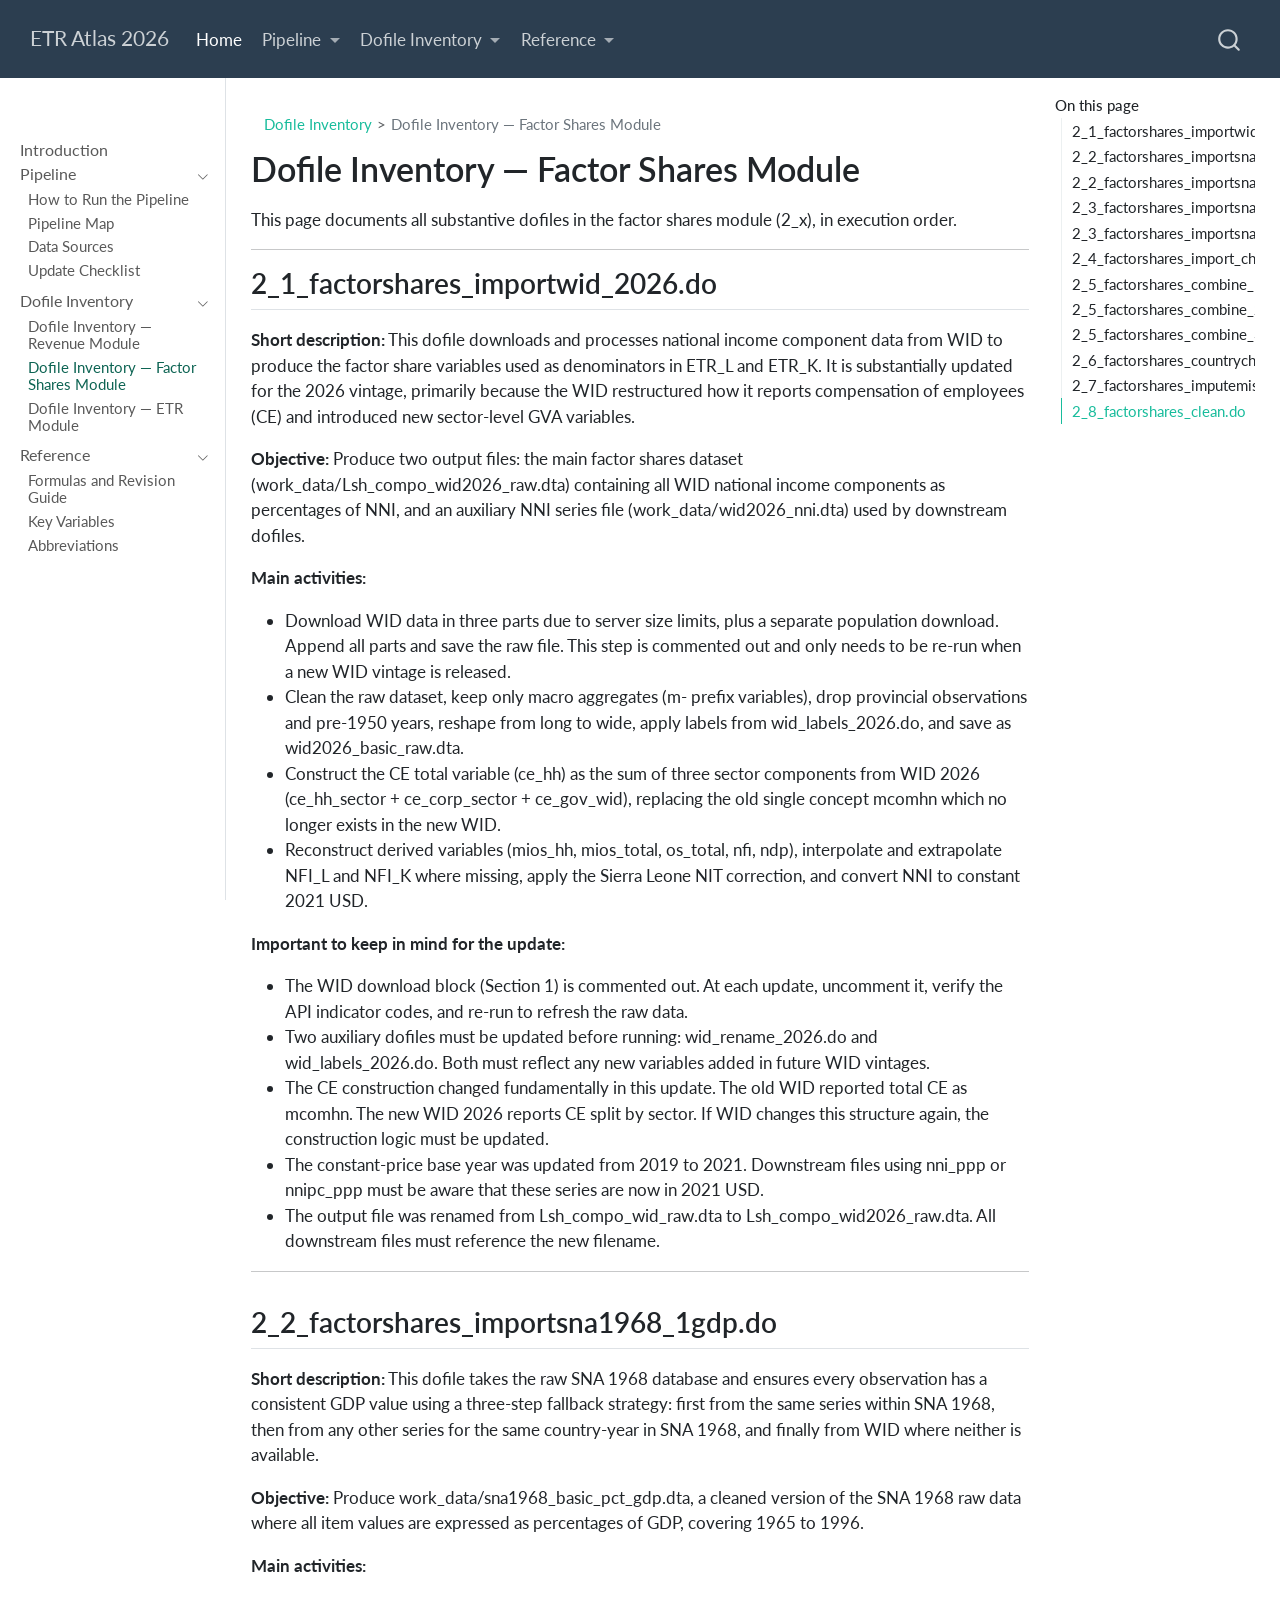
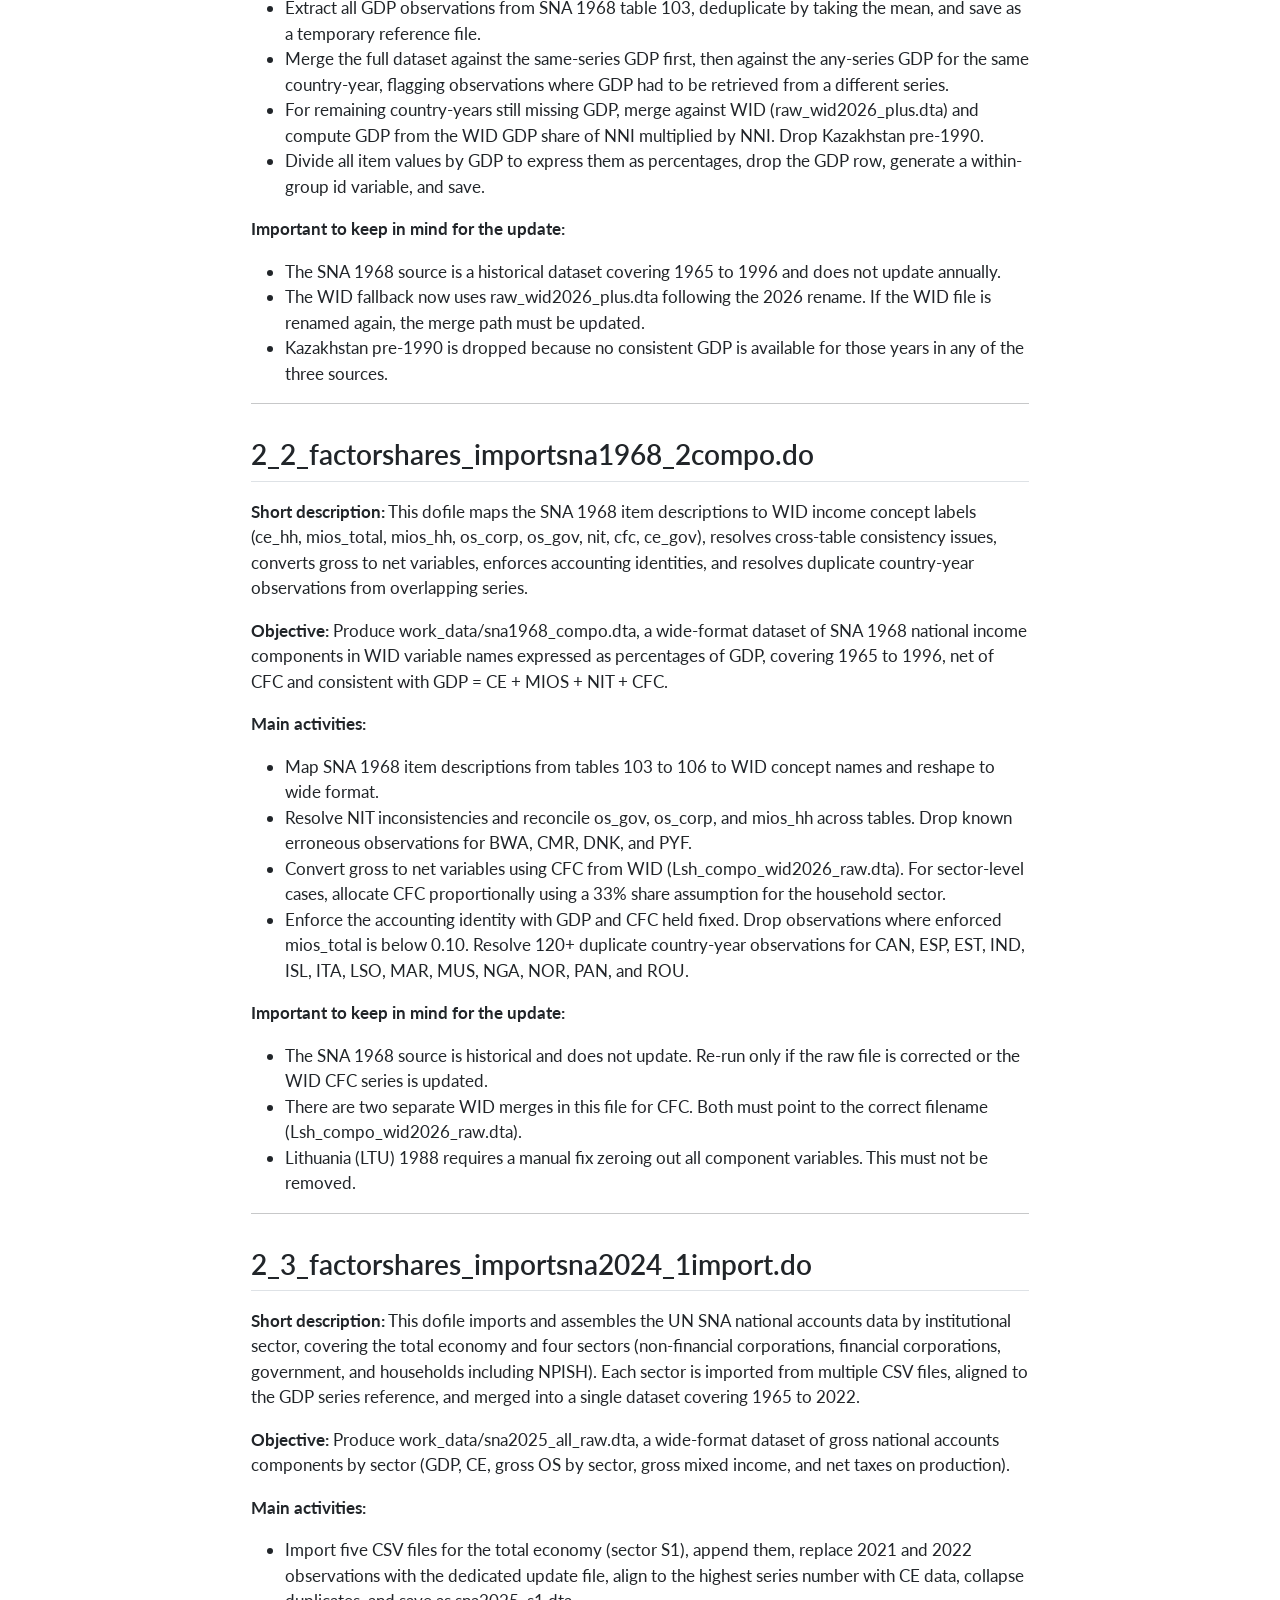
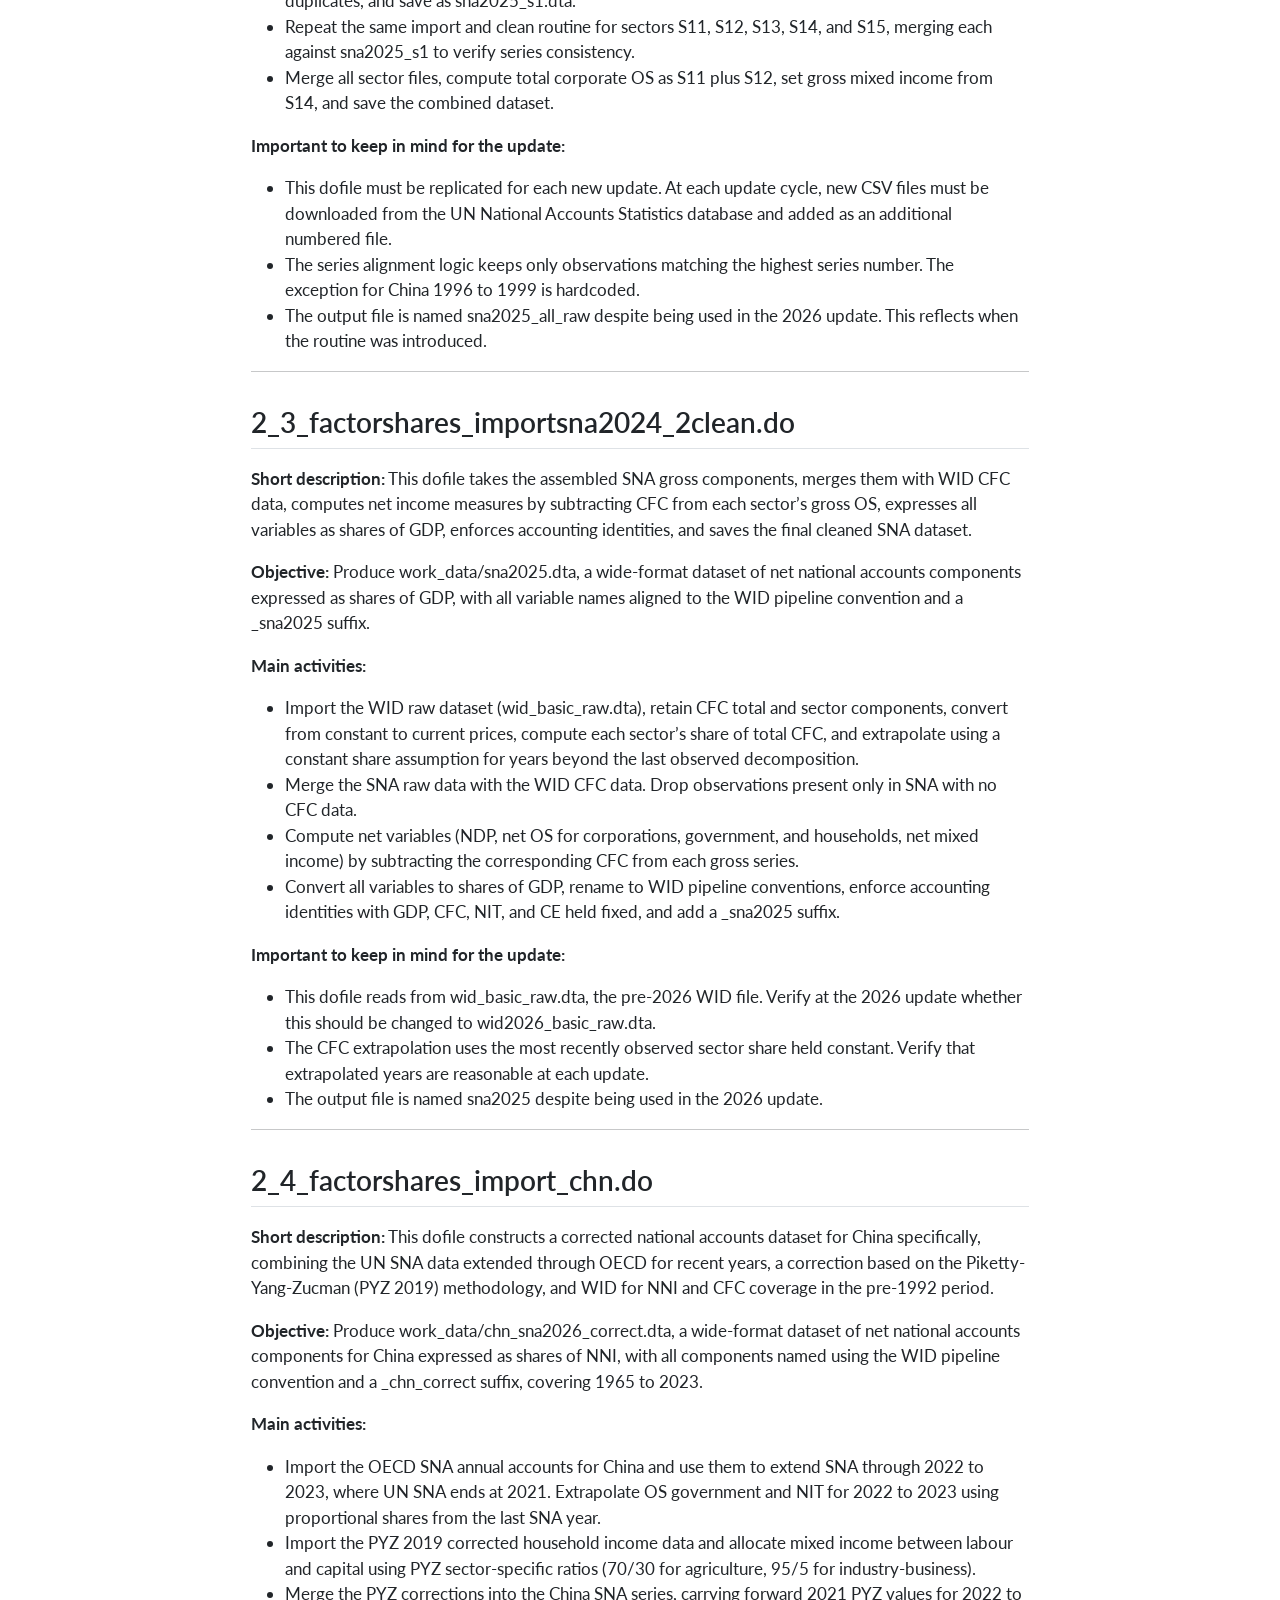
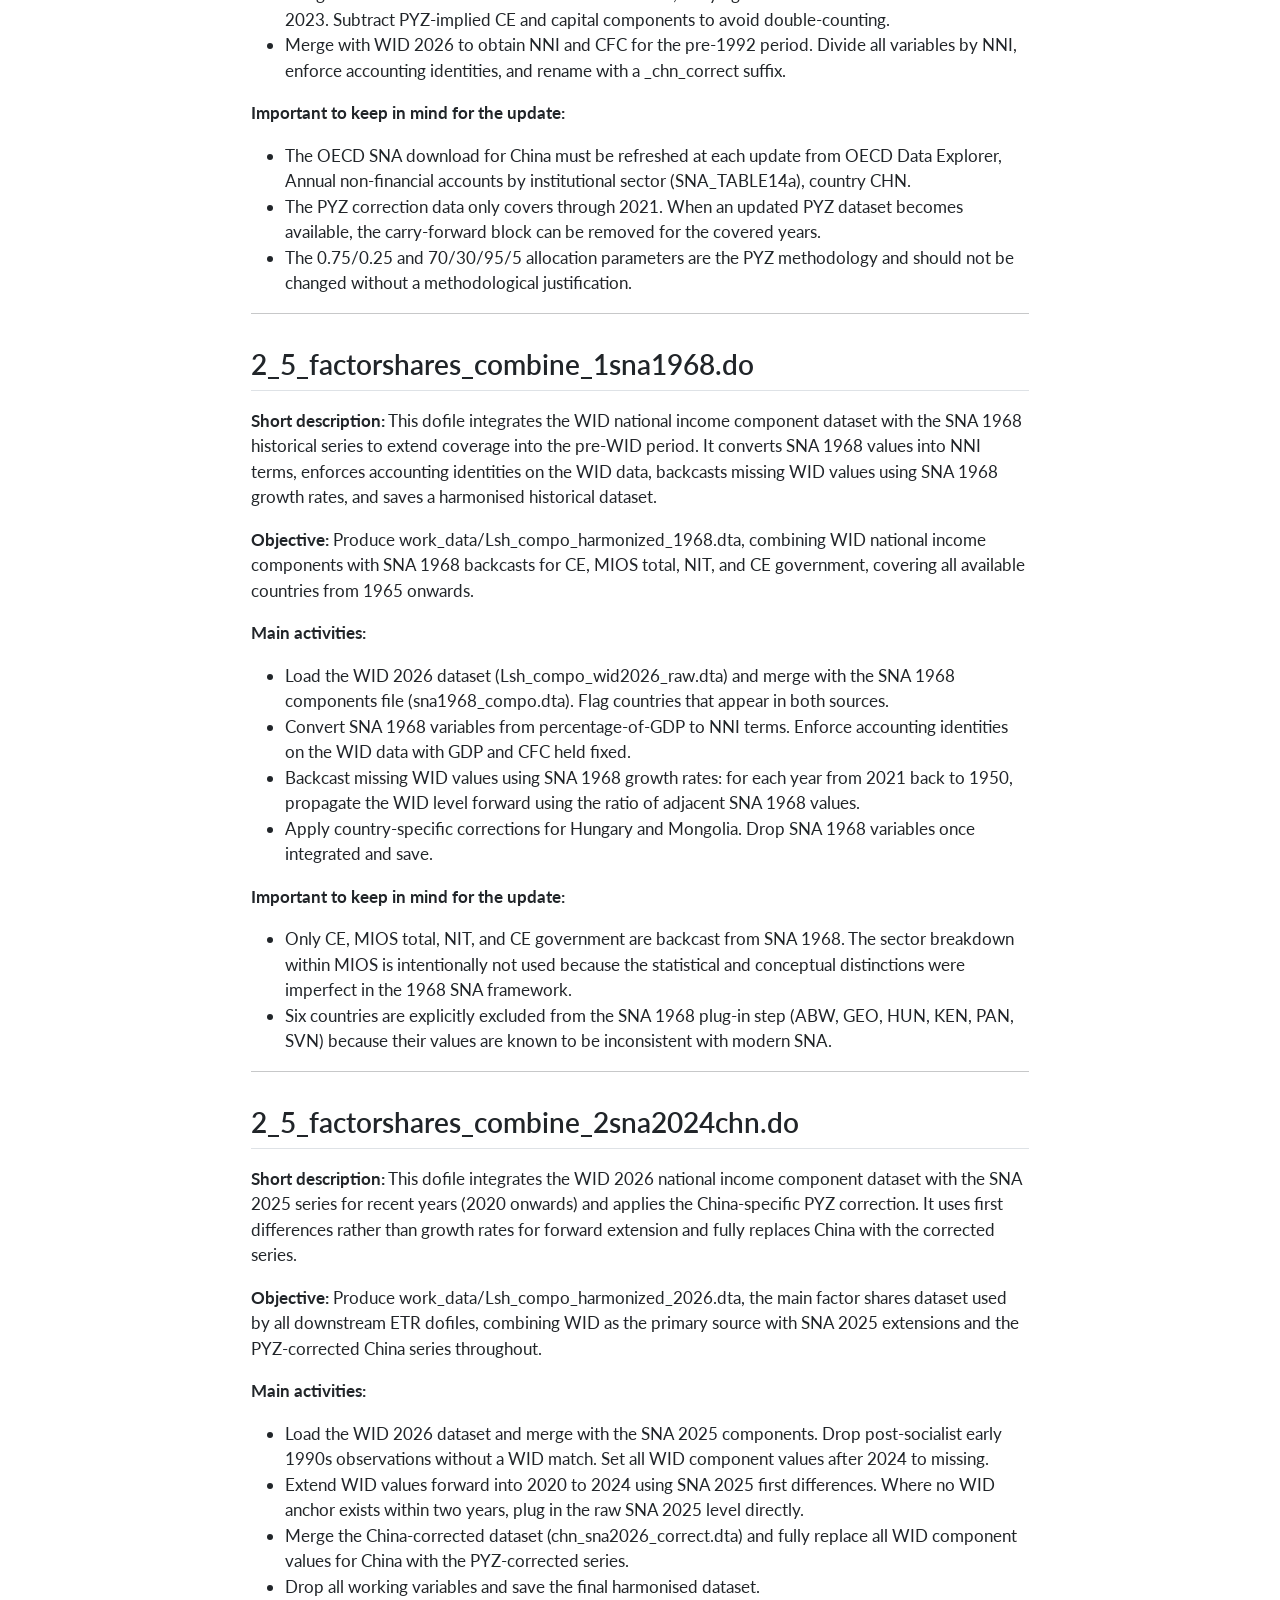
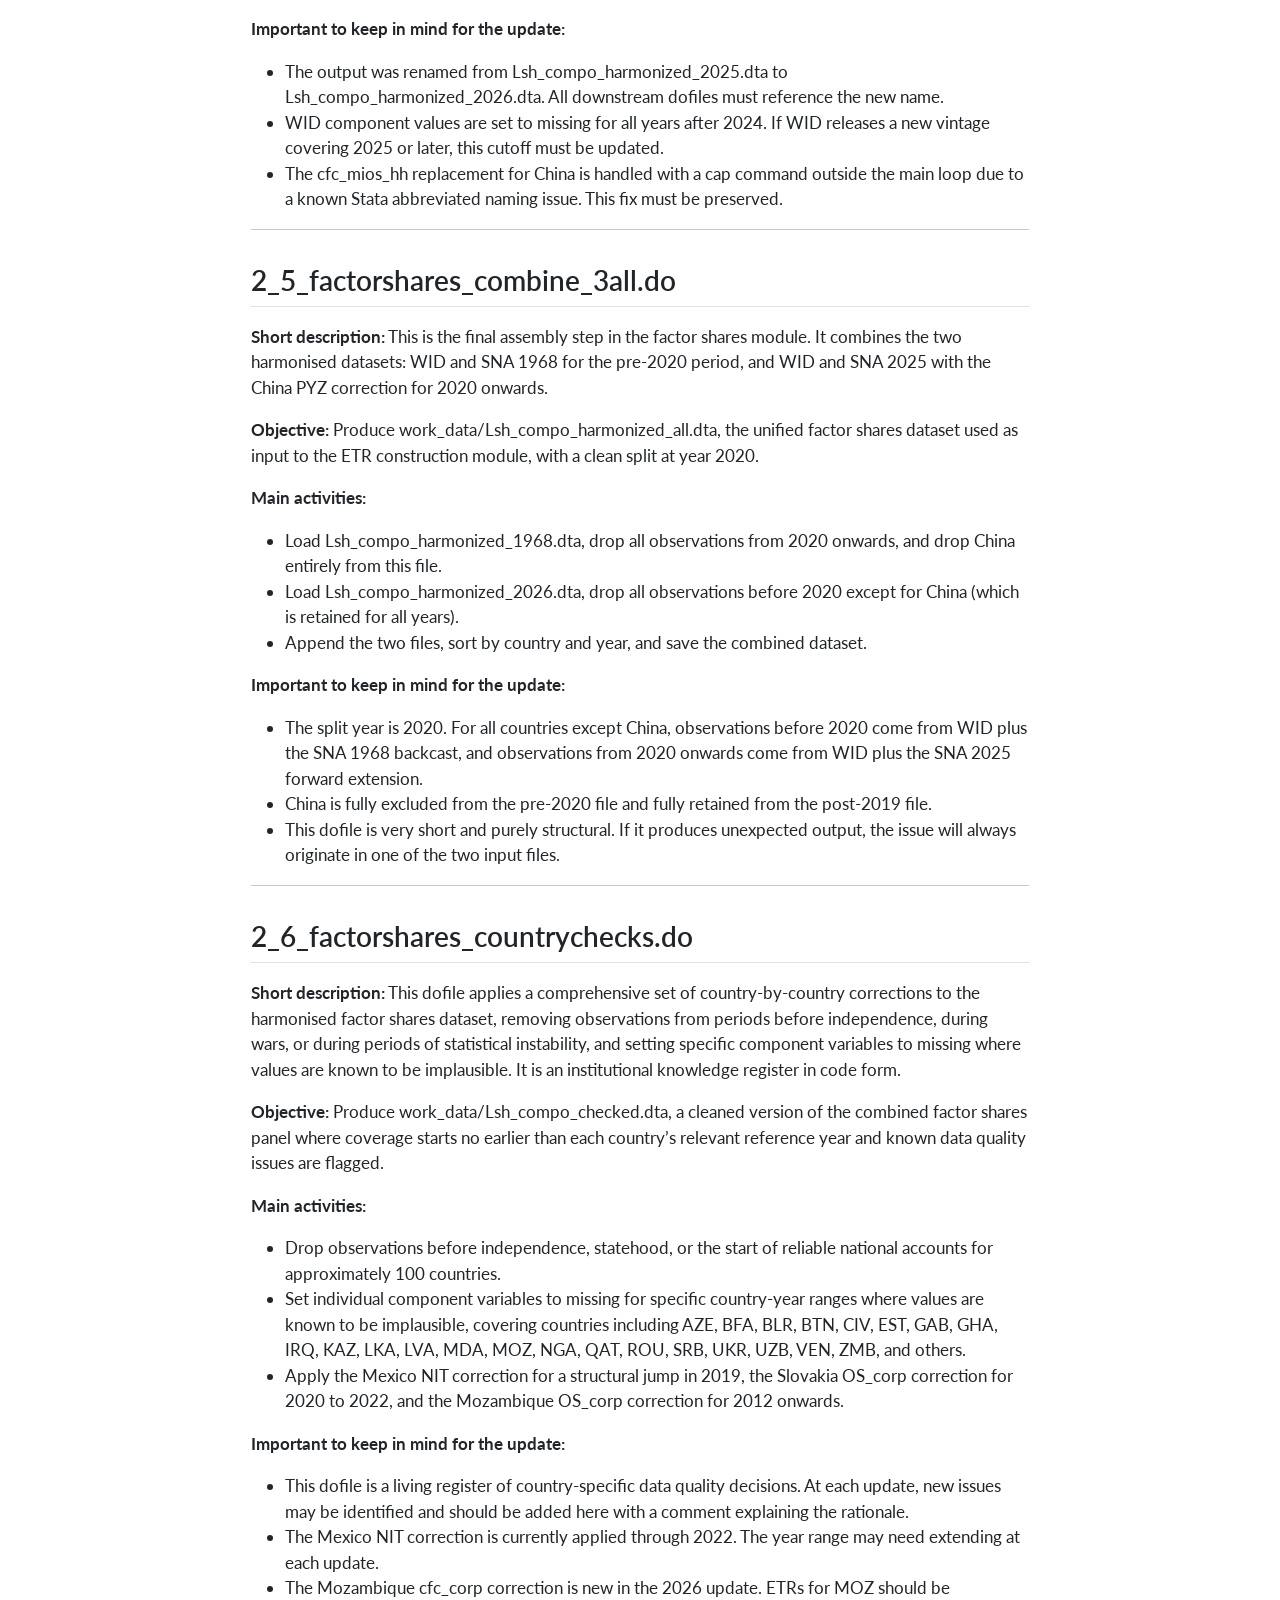
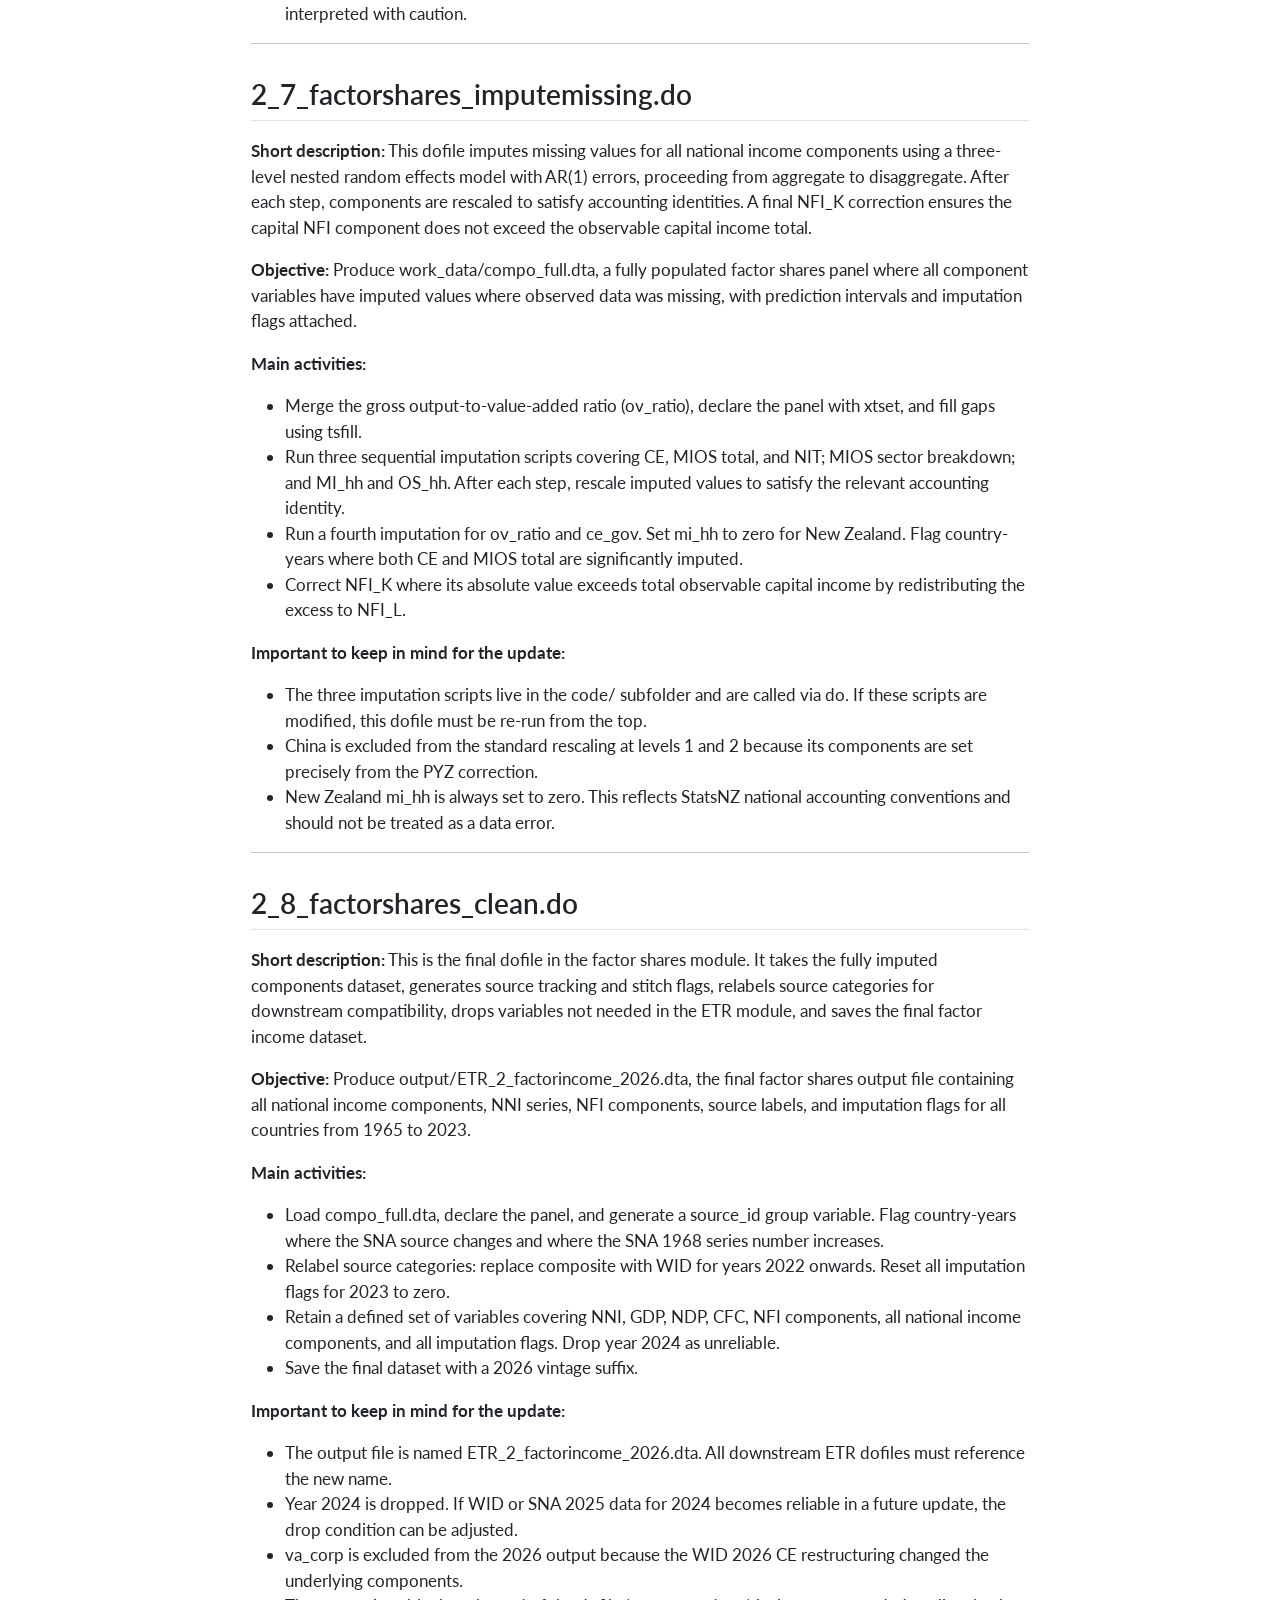
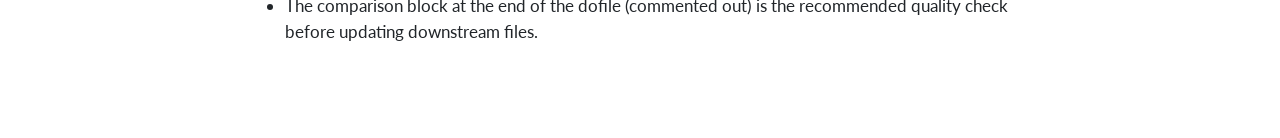
<file: docs/factor-shares.html>
<!DOCTYPE html>
<html xmlns="http://www.w3.org/1999/xhtml" lang="en" xml:lang="en"><head>

<meta charset="utf-8">
<meta name="generator" content="quarto-1.9.38">

<meta name="viewport" content="width=device-width, initial-scale=1.0, user-scalable=yes">


<title>Dofile Inventory — Factor Shares Module – ETR Atlas 2026</title>
<style>
/* Default styles provided by pandoc.
** See https://pandoc.org/MANUAL.html#variables-for-html for config info.
*/
code{white-space: pre-wrap;}
span.smallcaps{font-variant: small-caps;}
div.columns{display: flex; gap: min(4vw, 1.5em);}
div.column{flex: auto; overflow-x: auto;}
div.hanging-indent{margin-left: 1.5em; text-indent: -1.5em;}
ul.task-list{list-style: none;}
ul.task-list li input[type="checkbox"] {
  width: 0.8em;
  margin: 0 0.8em 0.2em -1em; /* quarto-specific, see https://github.com/quarto-dev/quarto-cli/issues/4556 */ 
  vertical-align: middle;
}
</style>


<script src="site_libs/quarto-nav/quarto-nav.js"></script>
<script src="site_libs/quarto-nav/headroom.min.js"></script>
<script src="site_libs/clipboard/clipboard.min.js"></script>
<script src="site_libs/quarto-search/autocomplete.umd.js"></script>
<script src="site_libs/quarto-search/fuse.min.js"></script>
<script src="site_libs/quarto-search/quarto-search.js"></script>
<meta name="quarto:offset" content="./">
<script src="site_libs/quarto-html/quarto.js" type="module"></script>
<script src="site_libs/quarto-html/tabsets/tabsets.js" type="module"></script>
<script src="site_libs/quarto-html/popper.min.js"></script>
<script src="site_libs/quarto-html/tippy.umd.min.js"></script>
<script src="site_libs/quarto-html/anchor.min.js"></script>
<link href="site_libs/quarto-html/tippy.css" rel="stylesheet">
<link href="site_libs/quarto-html/quarto-syntax-highlighting-de63f62b328812d8e578a4d74e282472.css" rel="stylesheet" id="quarto-text-highlighting-styles">
<script src="site_libs/bootstrap/bootstrap.min.js"></script>
<link href="site_libs/bootstrap/bootstrap-icons.css" rel="stylesheet">
<link href="site_libs/bootstrap/bootstrap-fd7a8af413f073a9aed129c24f141b63.min.css" rel="stylesheet" append-hash="true" id="quarto-bootstrap" data-mode="light">
<script id="quarto-search-options" type="application/json">{
  "location": "navbar",
  "copy-button": false,
  "collapse-after": 3,
  "panel-placement": "end",
  "type": "overlay",
  "limit": 50,
  "keyboard-shortcut": [
    "f",
    "/",
    "s"
  ],
  "show-item-context": false,
  "language": {
    "search-no-results-text": "No results",
    "search-matching-documents-text": "matching documents",
    "search-copy-link-title": "Copy link to search",
    "search-hide-matches-text": "Hide additional matches",
    "search-more-match-text": "more match in this document",
    "search-more-matches-text": "more matches in this document",
    "search-clear-button-title": "Clear",
    "search-text-placeholder": "",
    "search-detached-cancel-button-title": "Cancel",
    "search-submit-button-title": "Submit",
    "search-label": "Search"
  }
}</script>
<style>html{ scroll-behavior: smooth; }</style>


</head>

<body class="nav-sidebar docked nav-fixed quarto-light">

<div id="quarto-search-results"></div>
  <header id="quarto-header" class="headroom fixed-top">
    <nav class="navbar navbar-expand-lg " data-bs-theme="dark">
      <div class="navbar-container container-fluid">
      <div class="navbar-brand-container mx-auto">
    <a class="navbar-brand" href="./index.html">
    <span class="navbar-title">ETR Atlas 2026</span>
    </a>
  </div>
            <div id="quarto-search" class="" title="Search"></div>
          <button class="navbar-toggler" type="button" data-bs-toggle="collapse" data-bs-target="#navbarCollapse" aria-controls="navbarCollapse" role="menu" aria-expanded="false" aria-label="Toggle navigation" onclick="if (window.quartoToggleHeadroom) { window.quartoToggleHeadroom(); }">
  <span class="navbar-toggler-icon"></span>
</button>
          <div class="collapse navbar-collapse" id="navbarCollapse">
            <ul class="navbar-nav navbar-nav-scroll me-auto">
  <li class="nav-item">
    <a class="nav-link active" href="./index.html" aria-current="page"> 
<span class="menu-text">Home</span></a>
  </li>  
  <li class="nav-item dropdown ">
    <a class="nav-link dropdown-toggle" href="#" id="nav-menu-pipeline" role="link" data-bs-toggle="dropdown" aria-expanded="false">
 <span class="menu-text">Pipeline</span>
    </a>
    <ul class="dropdown-menu" aria-labelledby="nav-menu-pipeline">    
        <li>
    <a class="dropdown-item" href="./how-to-run.html">
 <span class="dropdown-text">How to Run</span></a>
  </li>  
        <li>
    <a class="dropdown-item" href="./pipeline-map.html">
 <span class="dropdown-text">Pipeline Map</span></a>
  </li>  
        <li>
    <a class="dropdown-item" href="./data-sources.html">
 <span class="dropdown-text">Data Sources</span></a>
  </li>  
        <li>
    <a class="dropdown-item" href="./update-checklist.html">
 <span class="dropdown-text">Update Checklist</span></a>
  </li>  
    </ul>
  </li>
  <li class="nav-item dropdown ">
    <a class="nav-link dropdown-toggle" href="#" id="nav-menu-dofile-inventory" role="link" data-bs-toggle="dropdown" aria-expanded="false">
 <span class="menu-text">Dofile Inventory</span>
    </a>
    <ul class="dropdown-menu" aria-labelledby="nav-menu-dofile-inventory">    
        <li>
    <a class="dropdown-item" href="./revenue.html">
 <span class="dropdown-text">Revenue Module</span></a>
  </li>  
        <li>
    <a class="dropdown-item" href="./factor-shares.html">
 <span class="dropdown-text">Factor Shares Module</span></a>
  </li>  
        <li>
    <a class="dropdown-item" href="./etr-module.html">
 <span class="dropdown-text">ETR Module</span></a>
  </li>  
    </ul>
  </li>
  <li class="nav-item dropdown ">
    <a class="nav-link dropdown-toggle" href="#" id="nav-menu-reference" role="link" data-bs-toggle="dropdown" aria-expanded="false">
 <span class="menu-text">Reference</span>
    </a>
    <ul class="dropdown-menu" aria-labelledby="nav-menu-reference">    
        <li>
    <a class="dropdown-item" href="./formulas.html">
 <span class="dropdown-text">Formulas and Revision Guide</span></a>
  </li>  
        <li>
    <a class="dropdown-item" href="./variables.html">
 <span class="dropdown-text">Key Variables</span></a>
  </li>  
        <li>
    <a class="dropdown-item" href="./abbreviations.html">
 <span class="dropdown-text">Abbreviations</span></a>
  </li>  
    </ul>
  </li>
</ul>
          </div> <!-- /navcollapse -->
            <div class="quarto-navbar-tools">
</div>
      </div> <!-- /container-fluid -->
    </nav>
  <nav class="quarto-secondary-nav">
    <div class="container-fluid d-flex">
      <button type="button" class="quarto-btn-toggle btn" data-bs-toggle="collapse" role="button" data-bs-target=".quarto-sidebar-collapse-item" aria-controls="quarto-sidebar" aria-expanded="false" aria-label="Toggle sidebar navigation" onclick="if (window.quartoToggleHeadroom) { window.quartoToggleHeadroom(); }">
        <i class="bi bi-layout-text-sidebar-reverse"></i>
      </button>
        <nav class="quarto-page-breadcrumbs" aria-label="breadcrumb"><ol class="breadcrumb"><li class="breadcrumb-item"><a href="./revenue.html">Dofile Inventory</a></li><li class="breadcrumb-item"><a href="./factor-shares.html">Dofile Inventory — Factor Shares Module</a></li></ol></nav>
        <a class="flex-grow-1" role="navigation" data-bs-toggle="collapse" data-bs-target=".quarto-sidebar-collapse-item" aria-controls="quarto-sidebar" aria-expanded="false" aria-label="Toggle sidebar navigation" onclick="if (window.quartoToggleHeadroom) { window.quartoToggleHeadroom(); }">      
        </a>
      <button type="button" class="btn quarto-search-button" aria-label="Search" onclick="window.quartoOpenSearch();">
        <i class="bi bi-search"></i>
      </button>
    </div>
  </nav>
</header>
<!-- content -->
<div id="quarto-content" class="quarto-container page-columns page-rows-contents page-layout-article page-navbar">
<!-- sidebar -->
  <nav id="quarto-sidebar" class="sidebar collapse collapse-horizontal quarto-sidebar-collapse-item sidebar-navigation docked overflow-auto">
        <div class="mt-2 flex-shrink-0 align-items-center">
        <div class="sidebar-search">
        <div id="quarto-search" class="" title="Search"></div>
        </div>
        </div>
    <div class="sidebar-menu-container"> 
    <ul class="list-unstyled mt-1">
        <li class="sidebar-item">
  <div class="sidebar-item-container"> 
  <a href="./index.html" class="sidebar-item-text sidebar-link">
 <span class="menu-text">Introduction</span></a>
  </div>
</li>
        <li class="sidebar-item sidebar-item-section">
      <div class="sidebar-item-container"> 
            <a class="sidebar-item-text sidebar-link text-start" data-bs-toggle="collapse" data-bs-target="#quarto-sidebar-section-1" role="navigation" aria-expanded="true">
 <span class="menu-text">Pipeline</span></a>
          <a class="sidebar-item-toggle text-start" data-bs-toggle="collapse" data-bs-target="#quarto-sidebar-section-1" role="navigation" aria-expanded="true" aria-label="Toggle section">
            <i class="bi bi-chevron-right ms-2"></i>
          </a> 
      </div>
      <ul id="quarto-sidebar-section-1" class="collapse list-unstyled sidebar-section depth1 show">  
          <li class="sidebar-item">
  <div class="sidebar-item-container"> 
  <a href="./how-to-run.html" class="sidebar-item-text sidebar-link">
 <span class="menu-text">How to Run the Pipeline</span></a>
  </div>
</li>
          <li class="sidebar-item">
  <div class="sidebar-item-container"> 
  <a href="./pipeline-map.html" class="sidebar-item-text sidebar-link">
 <span class="menu-text">Pipeline Map</span></a>
  </div>
</li>
          <li class="sidebar-item">
  <div class="sidebar-item-container"> 
  <a href="./data-sources.html" class="sidebar-item-text sidebar-link">
 <span class="menu-text">Data Sources</span></a>
  </div>
</li>
          <li class="sidebar-item">
  <div class="sidebar-item-container"> 
  <a href="./update-checklist.html" class="sidebar-item-text sidebar-link">
 <span class="menu-text">Update Checklist</span></a>
  </div>
</li>
      </ul>
  </li>
        <li class="sidebar-item sidebar-item-section">
      <div class="sidebar-item-container"> 
            <a class="sidebar-item-text sidebar-link text-start" data-bs-toggle="collapse" data-bs-target="#quarto-sidebar-section-2" role="navigation" aria-expanded="true">
 <span class="menu-text">Dofile Inventory</span></a>
          <a class="sidebar-item-toggle text-start" data-bs-toggle="collapse" data-bs-target="#quarto-sidebar-section-2" role="navigation" aria-expanded="true" aria-label="Toggle section">
            <i class="bi bi-chevron-right ms-2"></i>
          </a> 
      </div>
      <ul id="quarto-sidebar-section-2" class="collapse list-unstyled sidebar-section depth1 show">  
          <li class="sidebar-item">
  <div class="sidebar-item-container"> 
  <a href="./revenue.html" class="sidebar-item-text sidebar-link">
 <span class="menu-text">Dofile Inventory — Revenue Module</span></a>
  </div>
</li>
          <li class="sidebar-item">
  <div class="sidebar-item-container"> 
  <a href="./factor-shares.html" class="sidebar-item-text sidebar-link active">
 <span class="menu-text">Dofile Inventory — Factor Shares Module</span></a>
  </div>
</li>
          <li class="sidebar-item">
  <div class="sidebar-item-container"> 
  <a href="./etr-module.html" class="sidebar-item-text sidebar-link">
 <span class="menu-text">Dofile Inventory — ETR Module</span></a>
  </div>
</li>
      </ul>
  </li>
        <li class="sidebar-item sidebar-item-section">
      <div class="sidebar-item-container"> 
            <a class="sidebar-item-text sidebar-link text-start" data-bs-toggle="collapse" data-bs-target="#quarto-sidebar-section-3" role="navigation" aria-expanded="true">
 <span class="menu-text">Reference</span></a>
          <a class="sidebar-item-toggle text-start" data-bs-toggle="collapse" data-bs-target="#quarto-sidebar-section-3" role="navigation" aria-expanded="true" aria-label="Toggle section">
            <i class="bi bi-chevron-right ms-2"></i>
          </a> 
      </div>
      <ul id="quarto-sidebar-section-3" class="collapse list-unstyled sidebar-section depth1 show">  
          <li class="sidebar-item">
  <div class="sidebar-item-container"> 
  <a href="./formulas.html" class="sidebar-item-text sidebar-link">
 <span class="menu-text">Formulas and Revision Guide</span></a>
  </div>
</li>
          <li class="sidebar-item">
  <div class="sidebar-item-container"> 
  <a href="./variables.html" class="sidebar-item-text sidebar-link">
 <span class="menu-text">Key Variables</span></a>
  </div>
</li>
          <li class="sidebar-item">
  <div class="sidebar-item-container"> 
  <a href="./abbreviations.html" class="sidebar-item-text sidebar-link">
 <span class="menu-text">Abbreviations</span></a>
  </div>
</li>
      </ul>
  </li>
    </ul>
    </div>
</nav>
<div id="quarto-sidebar-glass" class="quarto-sidebar-collapse-item" data-bs-toggle="collapse" data-bs-target=".quarto-sidebar-collapse-item"></div>
<!-- margin-sidebar -->
    <div id="quarto-margin-sidebar" class="sidebar margin-sidebar">
        <nav id="TOC" role="doc-toc" class="toc-active">
    <h2 id="toc-title">On this page</h2>
   
  <ul>
  <li><a href="#factorshares_importwid_2026.do" id="toc-factorshares_importwid_2026.do" class="nav-link active" data-scroll-target="#factorshares_importwid_2026.do">2_1_factorshares_importwid_2026.do</a></li>
  <li><a href="#factorshares_importsna1968_1gdp.do" id="toc-factorshares_importsna1968_1gdp.do" class="nav-link" data-scroll-target="#factorshares_importsna1968_1gdp.do">2_2_factorshares_importsna1968_1gdp.do</a></li>
  <li><a href="#factorshares_importsna1968_2compo.do" id="toc-factorshares_importsna1968_2compo.do" class="nav-link" data-scroll-target="#factorshares_importsna1968_2compo.do">2_2_factorshares_importsna1968_2compo.do</a></li>
  <li><a href="#factorshares_importsna2024_1import.do" id="toc-factorshares_importsna2024_1import.do" class="nav-link" data-scroll-target="#factorshares_importsna2024_1import.do">2_3_factorshares_importsna2024_1import.do</a></li>
  <li><a href="#factorshares_importsna2024_2clean.do" id="toc-factorshares_importsna2024_2clean.do" class="nav-link" data-scroll-target="#factorshares_importsna2024_2clean.do">2_3_factorshares_importsna2024_2clean.do</a></li>
  <li><a href="#factorshares_import_chn.do" id="toc-factorshares_import_chn.do" class="nav-link" data-scroll-target="#factorshares_import_chn.do">2_4_factorshares_import_chn.do</a></li>
  <li><a href="#factorshares_combine_1sna1968.do" id="toc-factorshares_combine_1sna1968.do" class="nav-link" data-scroll-target="#factorshares_combine_1sna1968.do">2_5_factorshares_combine_1sna1968.do</a></li>
  <li><a href="#factorshares_combine_2sna2024chn.do" id="toc-factorshares_combine_2sna2024chn.do" class="nav-link" data-scroll-target="#factorshares_combine_2sna2024chn.do">2_5_factorshares_combine_2sna2024chn.do</a></li>
  <li><a href="#factorshares_combine_3all.do" id="toc-factorshares_combine_3all.do" class="nav-link" data-scroll-target="#factorshares_combine_3all.do">2_5_factorshares_combine_3all.do</a></li>
  <li><a href="#factorshares_countrychecks.do" id="toc-factorshares_countrychecks.do" class="nav-link" data-scroll-target="#factorshares_countrychecks.do">2_6_factorshares_countrychecks.do</a></li>
  <li><a href="#factorshares_imputemissing.do" id="toc-factorshares_imputemissing.do" class="nav-link" data-scroll-target="#factorshares_imputemissing.do">2_7_factorshares_imputemissing.do</a></li>
  <li><a href="#factorshares_clean.do" id="toc-factorshares_clean.do" class="nav-link" data-scroll-target="#factorshares_clean.do">2_8_factorshares_clean.do</a></li>
  </ul>
</nav>
    </div>
<!-- main -->
<main class="content" id="quarto-document-content">

<header id="title-block-header" class="quarto-title-block default"><nav class="quarto-page-breadcrumbs quarto-title-breadcrumbs d-none d-lg-block" aria-label="breadcrumb"><ol class="breadcrumb"><li class="breadcrumb-item"><a href="./revenue.html">Dofile Inventory</a></li><li class="breadcrumb-item"><a href="./factor-shares.html">Dofile Inventory — Factor Shares Module</a></li></ol></nav>
<div class="quarto-title">
<h1 class="title">Dofile Inventory — Factor Shares Module</h1>
</div>



<div class="quarto-title-meta">

    
  
    
  </div>
  


</header>


<p>This page documents all substantive dofiles in the factor shares module (2_x), in execution order.</p>
<hr>
<section id="factorshares_importwid_2026.do" class="level2">
<h2 class="anchored" data-anchor-id="factorshares_importwid_2026.do">2_1_factorshares_importwid_2026.do</h2>
<p><strong>Short description:</strong> This dofile downloads and processes national income component data from WID to produce the factor share variables used as denominators in ETR_L and ETR_K. It is substantially updated for the 2026 vintage, primarily because the WID restructured how it reports compensation of employees (CE) and introduced new sector-level GVA variables.</p>
<p><strong>Objective:</strong> Produce two output files: the main factor shares dataset (work_data/Lsh_compo_wid2026_raw.dta) containing all WID national income components as percentages of NNI, and an auxiliary NNI series file (work_data/wid2026_nni.dta) used by downstream dofiles.</p>
<p><strong>Main activities:</strong></p>
<ul>
<li>Download WID data in three parts due to server size limits, plus a separate population download. Append all parts and save the raw file. This step is commented out and only needs to be re-run when a new WID vintage is released.</li>
<li>Clean the raw dataset, keep only macro aggregates (m- prefix variables), drop provincial observations and pre-1950 years, reshape from long to wide, apply labels from wid_labels_2026.do, and save as wid2026_basic_raw.dta.</li>
<li>Construct the CE total variable (ce_hh) as the sum of three sector components from WID 2026 (ce_hh_sector + ce_corp_sector + ce_gov_wid), replacing the old single concept mcomhn which no longer exists in the new WID.</li>
<li>Reconstruct derived variables (mios_hh, mios_total, os_total, nfi, ndp), interpolate and extrapolate NFI_L and NFI_K where missing, apply the Sierra Leone NIT correction, and convert NNI to constant 2021 USD.</li>
</ul>
<p><strong>Important to keep in mind for the update:</strong></p>
<ul>
<li>The WID download block (Section 1) is commented out. At each update, uncomment it, verify the API indicator codes, and re-run to refresh the raw data.</li>
<li>Two auxiliary dofiles must be updated before running: wid_rename_2026.do and wid_labels_2026.do. Both must reflect any new variables added in future WID vintages.</li>
<li>The CE construction changed fundamentally in this update. The old WID reported total CE as mcomhn. The new WID 2026 reports CE split by sector. If WID changes this structure again, the construction logic must be updated.</li>
<li>The constant-price base year was updated from 2019 to 2021. Downstream files using nni_ppp or nnipc_ppp must be aware that these series are now in 2021 USD.</li>
<li>The output file was renamed from Lsh_compo_wid_raw.dta to Lsh_compo_wid2026_raw.dta. All downstream files must reference the new filename.</li>
</ul>
<hr>
</section>
<section id="factorshares_importsna1968_1gdp.do" class="level2">
<h2 class="anchored" data-anchor-id="factorshares_importsna1968_1gdp.do">2_2_factorshares_importsna1968_1gdp.do</h2>
<p><strong>Short description:</strong> This dofile takes the raw SNA 1968 database and ensures every observation has a consistent GDP value using a three-step fallback strategy: first from the same series within SNA 1968, then from any other series for the same country-year in SNA 1968, and finally from WID where neither is available.</p>
<p><strong>Objective:</strong> Produce work_data/sna1968_basic_pct_gdp.dta, a cleaned version of the SNA 1968 raw data where all item values are expressed as percentages of GDP, covering 1965 to 1996.</p>
<p><strong>Main activities:</strong></p>
<ul>
<li>Extract all GDP observations from SNA 1968 table 103, deduplicate by taking the mean, and save as a temporary reference file.</li>
<li>Merge the full dataset against the same-series GDP first, then against the any-series GDP for the same country-year, flagging observations where GDP had to be retrieved from a different series.</li>
<li>For remaining country-years still missing GDP, merge against WID (raw_wid2026_plus.dta) and compute GDP from the WID GDP share of NNI multiplied by NNI. Drop Kazakhstan pre-1990.</li>
<li>Divide all item values by GDP to express them as percentages, drop the GDP row, generate a within-group id variable, and save.</li>
</ul>
<p><strong>Important to keep in mind for the update:</strong></p>
<ul>
<li>The SNA 1968 source is a historical dataset covering 1965 to 1996 and does not update annually.</li>
<li>The WID fallback now uses raw_wid2026_plus.dta following the 2026 rename. If the WID file is renamed again, the merge path must be updated.</li>
<li>Kazakhstan pre-1990 is dropped because no consistent GDP is available for those years in any of the three sources.</li>
</ul>
<hr>
</section>
<section id="factorshares_importsna1968_2compo.do" class="level2">
<h2 class="anchored" data-anchor-id="factorshares_importsna1968_2compo.do">2_2_factorshares_importsna1968_2compo.do</h2>
<p><strong>Short description:</strong> This dofile maps the SNA 1968 item descriptions to WID income concept labels (ce_hh, mios_total, mios_hh, os_corp, os_gov, nit, cfc, ce_gov), resolves cross-table consistency issues, converts gross to net variables, enforces accounting identities, and resolves duplicate country-year observations from overlapping series.</p>
<p><strong>Objective:</strong> Produce work_data/sna1968_compo.dta, a wide-format dataset of SNA 1968 national income components in WID variable names expressed as percentages of GDP, covering 1965 to 1996, net of CFC and consistent with GDP = CE + MIOS + NIT + CFC.</p>
<p><strong>Main activities:</strong></p>
<ul>
<li>Map SNA 1968 item descriptions from tables 103 to 106 to WID concept names and reshape to wide format.</li>
<li>Resolve NIT inconsistencies and reconcile os_gov, os_corp, and mios_hh across tables. Drop known erroneous observations for BWA, CMR, DNK, and PYF.</li>
<li>Convert gross to net variables using CFC from WID (Lsh_compo_wid2026_raw.dta). For sector-level cases, allocate CFC proportionally using a 33% share assumption for the household sector.</li>
<li>Enforce the accounting identity with GDP and CFC held fixed. Drop observations where enforced mios_total is below 0.10. Resolve 120+ duplicate country-year observations for CAN, ESP, EST, IND, ISL, ITA, LSO, MAR, MUS, NGA, NOR, PAN, and ROU.</li>
</ul>
<p><strong>Important to keep in mind for the update:</strong></p>
<ul>
<li>The SNA 1968 source is historical and does not update. Re-run only if the raw file is corrected or the WID CFC series is updated.</li>
<li>There are two separate WID merges in this file for CFC. Both must point to the correct filename (Lsh_compo_wid2026_raw.dta).</li>
<li>Lithuania (LTU) 1988 requires a manual fix zeroing out all component variables. This must not be removed.</li>
</ul>
<hr>
</section>
<section id="factorshares_importsna2024_1import.do" class="level2">
<h2 class="anchored" data-anchor-id="factorshares_importsna2024_1import.do">2_3_factorshares_importsna2024_1import.do</h2>
<p><strong>Short description:</strong> This dofile imports and assembles the UN SNA national accounts data by institutional sector, covering the total economy and four sectors (non-financial corporations, financial corporations, government, and households including NPISH). Each sector is imported from multiple CSV files, aligned to the GDP series reference, and merged into a single dataset covering 1965 to 2022.</p>
<p><strong>Objective:</strong> Produce work_data/sna2025_all_raw.dta, a wide-format dataset of gross national accounts components by sector (GDP, CE, gross OS by sector, gross mixed income, and net taxes on production).</p>
<p><strong>Main activities:</strong></p>
<ul>
<li>Import five CSV files for the total economy (sector S1), append them, replace 2021 and 2022 observations with the dedicated update file, align to the highest series number with CE data, collapse duplicates, and save as sna2025_s1.dta.</li>
<li>Repeat the same import and clean routine for sectors S11, S12, S13, S14, and S15, merging each against sna2025_s1 to verify series consistency.</li>
<li>Merge all sector files, compute total corporate OS as S11 plus S12, set gross mixed income from S14, and save the combined dataset.</li>
</ul>
<p><strong>Important to keep in mind for the update:</strong></p>
<ul>
<li>This dofile must be replicated for each new update. At each update cycle, new CSV files must be downloaded from the UN National Accounts Statistics database and added as an additional numbered file.</li>
<li>The series alignment logic keeps only observations matching the highest series number. The exception for China 1996 to 1999 is hardcoded.</li>
<li>The output file is named sna2025_all_raw despite being used in the 2026 update. This reflects when the routine was introduced.</li>
</ul>
<hr>
</section>
<section id="factorshares_importsna2024_2clean.do" class="level2">
<h2 class="anchored" data-anchor-id="factorshares_importsna2024_2clean.do">2_3_factorshares_importsna2024_2clean.do</h2>
<p><strong>Short description:</strong> This dofile takes the assembled SNA gross components, merges them with WID CFC data, computes net income measures by subtracting CFC from each sector’s gross OS, expresses all variables as shares of GDP, enforces accounting identities, and saves the final cleaned SNA dataset.</p>
<p><strong>Objective:</strong> Produce work_data/sna2025.dta, a wide-format dataset of net national accounts components expressed as shares of GDP, with all variable names aligned to the WID pipeline convention and a _sna2025 suffix.</p>
<p><strong>Main activities:</strong></p>
<ul>
<li>Import the WID raw dataset (wid_basic_raw.dta), retain CFC total and sector components, convert from constant to current prices, compute each sector’s share of total CFC, and extrapolate using a constant share assumption for years beyond the last observed decomposition.</li>
<li>Merge the SNA raw data with the WID CFC data. Drop observations present only in SNA with no CFC data.</li>
<li>Compute net variables (NDP, net OS for corporations, government, and households, net mixed income) by subtracting the corresponding CFC from each gross series.</li>
<li>Convert all variables to shares of GDP, rename to WID pipeline conventions, enforce accounting identities with GDP, CFC, NIT, and CE held fixed, and add a _sna2025 suffix.</li>
</ul>
<p><strong>Important to keep in mind for the update:</strong></p>
<ul>
<li>This dofile reads from wid_basic_raw.dta, the pre-2026 WID file. Verify at the 2026 update whether this should be changed to wid2026_basic_raw.dta.</li>
<li>The CFC extrapolation uses the most recently observed sector share held constant. Verify that extrapolated years are reasonable at each update.</li>
<li>The output file is named sna2025 despite being used in the 2026 update.</li>
</ul>
<hr>
</section>
<section id="factorshares_import_chn.do" class="level2">
<h2 class="anchored" data-anchor-id="factorshares_import_chn.do">2_4_factorshares_import_chn.do</h2>
<p><strong>Short description:</strong> This dofile constructs a corrected national accounts dataset for China specifically, combining the UN SNA data extended through OECD for recent years, a correction based on the Piketty-Yang-Zucman (PYZ 2019) methodology, and WID for NNI and CFC coverage in the pre-1992 period.</p>
<p><strong>Objective:</strong> Produce work_data/chn_sna2026_correct.dta, a wide-format dataset of net national accounts components for China expressed as shares of NNI, with all components named using the WID pipeline convention and a _chn_correct suffix, covering 1965 to 2023.</p>
<p><strong>Main activities:</strong></p>
<ul>
<li>Import the OECD SNA annual accounts for China and use them to extend SNA through 2022 to 2023, where UN SNA ends at 2021. Extrapolate OS government and NIT for 2022 to 2023 using proportional shares from the last SNA year.</li>
<li>Import the PYZ 2019 corrected household income data and allocate mixed income between labour and capital using PYZ sector-specific ratios (70/30 for agriculture, 95/5 for industry-business).</li>
<li>Merge the PYZ corrections into the China SNA series, carrying forward 2021 PYZ values for 2022 to 2023. Subtract PYZ-implied CE and capital components to avoid double-counting.</li>
<li>Merge with WID 2026 to obtain NNI and CFC for the pre-1992 period. Divide all variables by NNI, enforce accounting identities, and rename with a _chn_correct suffix.</li>
</ul>
<p><strong>Important to keep in mind for the update:</strong></p>
<ul>
<li>The OECD SNA download for China must be refreshed at each update from OECD Data Explorer, Annual non-financial accounts by institutional sector (SNA_TABLE14a), country CHN.</li>
<li>The PYZ correction data only covers through 2021. When an updated PYZ dataset becomes available, the carry-forward block can be removed for the covered years.</li>
<li>The 0.75/0.25 and 70/30/95/5 allocation parameters are the PYZ methodology and should not be changed without a methodological justification.</li>
</ul>
<hr>
</section>
<section id="factorshares_combine_1sna1968.do" class="level2">
<h2 class="anchored" data-anchor-id="factorshares_combine_1sna1968.do">2_5_factorshares_combine_1sna1968.do</h2>
<p><strong>Short description:</strong> This dofile integrates the WID national income component dataset with the SNA 1968 historical series to extend coverage into the pre-WID period. It converts SNA 1968 values into NNI terms, enforces accounting identities on the WID data, backcasts missing WID values using SNA 1968 growth rates, and saves a harmonised historical dataset.</p>
<p><strong>Objective:</strong> Produce work_data/Lsh_compo_harmonized_1968.dta, combining WID national income components with SNA 1968 backcasts for CE, MIOS total, NIT, and CE government, covering all available countries from 1965 onwards.</p>
<p><strong>Main activities:</strong></p>
<ul>
<li>Load the WID 2026 dataset (Lsh_compo_wid2026_raw.dta) and merge with the SNA 1968 components file (sna1968_compo.dta). Flag countries that appear in both sources.</li>
<li>Convert SNA 1968 variables from percentage-of-GDP to NNI terms. Enforce accounting identities on the WID data with GDP and CFC held fixed.</li>
<li>Backcast missing WID values using SNA 1968 growth rates: for each year from 2021 back to 1950, propagate the WID level forward using the ratio of adjacent SNA 1968 values.</li>
<li>Apply country-specific corrections for Hungary and Mongolia. Drop SNA 1968 variables once integrated and save.</li>
</ul>
<p><strong>Important to keep in mind for the update:</strong></p>
<ul>
<li>Only CE, MIOS total, NIT, and CE government are backcast from SNA 1968. The sector breakdown within MIOS is intentionally not used because the statistical and conceptual distinctions were imperfect in the 1968 SNA framework.</li>
<li>Six countries are explicitly excluded from the SNA 1968 plug-in step (ABW, GEO, HUN, KEN, PAN, SVN) because their values are known to be inconsistent with modern SNA.</li>
</ul>
<hr>
</section>
<section id="factorshares_combine_2sna2024chn.do" class="level2">
<h2 class="anchored" data-anchor-id="factorshares_combine_2sna2024chn.do">2_5_factorshares_combine_2sna2024chn.do</h2>
<p><strong>Short description:</strong> This dofile integrates the WID 2026 national income component dataset with the SNA 2025 series for recent years (2020 onwards) and applies the China-specific PYZ correction. It uses first differences rather than growth rates for forward extension and fully replaces China with the corrected series.</p>
<p><strong>Objective:</strong> Produce work_data/Lsh_compo_harmonized_2026.dta, the main factor shares dataset used by all downstream ETR dofiles, combining WID as the primary source with SNA 2025 extensions and the PYZ-corrected China series throughout.</p>
<p><strong>Main activities:</strong></p>
<ul>
<li>Load the WID 2026 dataset and merge with the SNA 2025 components. Drop post-socialist early 1990s observations without a WID match. Set all WID component values after 2024 to missing.</li>
<li>Extend WID values forward into 2020 to 2024 using SNA 2025 first differences. Where no WID anchor exists within two years, plug in the raw SNA 2025 level directly.</li>
<li>Merge the China-corrected dataset (chn_sna2026_correct.dta) and fully replace all WID component values for China with the PYZ-corrected series.</li>
<li>Drop all working variables and save the final harmonised dataset.</li>
</ul>
<p><strong>Important to keep in mind for the update:</strong></p>
<ul>
<li>The output was renamed from Lsh_compo_harmonized_2025.dta to Lsh_compo_harmonized_2026.dta. All downstream dofiles must reference the new name.</li>
<li>WID component values are set to missing for all years after 2024. If WID releases a new vintage covering 2025 or later, this cutoff must be updated.</li>
<li>The cfc_mios_hh replacement for China is handled with a cap command outside the main loop due to a known Stata abbreviated naming issue. This fix must be preserved.</li>
</ul>
<hr>
</section>
<section id="factorshares_combine_3all.do" class="level2">
<h2 class="anchored" data-anchor-id="factorshares_combine_3all.do">2_5_factorshares_combine_3all.do</h2>
<p><strong>Short description:</strong> This is the final assembly step in the factor shares module. It combines the two harmonised datasets: WID and SNA 1968 for the pre-2020 period, and WID and SNA 2025 with the China PYZ correction for 2020 onwards.</p>
<p><strong>Objective:</strong> Produce work_data/Lsh_compo_harmonized_all.dta, the unified factor shares dataset used as input to the ETR construction module, with a clean split at year 2020.</p>
<p><strong>Main activities:</strong></p>
<ul>
<li>Load Lsh_compo_harmonized_1968.dta, drop all observations from 2020 onwards, and drop China entirely from this file.</li>
<li>Load Lsh_compo_harmonized_2026.dta, drop all observations before 2020 except for China (which is retained for all years).</li>
<li>Append the two files, sort by country and year, and save the combined dataset.</li>
</ul>
<p><strong>Important to keep in mind for the update:</strong></p>
<ul>
<li>The split year is 2020. For all countries except China, observations before 2020 come from WID plus the SNA 1968 backcast, and observations from 2020 onwards come from WID plus the SNA 2025 forward extension.</li>
<li>China is fully excluded from the pre-2020 file and fully retained from the post-2019 file.</li>
<li>This dofile is very short and purely structural. If it produces unexpected output, the issue will always originate in one of the two input files.</li>
</ul>
<hr>
</section>
<section id="factorshares_countrychecks.do" class="level2">
<h2 class="anchored" data-anchor-id="factorshares_countrychecks.do">2_6_factorshares_countrychecks.do</h2>
<p><strong>Short description:</strong> This dofile applies a comprehensive set of country-by-country corrections to the harmonised factor shares dataset, removing observations from periods before independence, during wars, or during periods of statistical instability, and setting specific component variables to missing where values are known to be implausible. It is an institutional knowledge register in code form.</p>
<p><strong>Objective:</strong> Produce work_data/Lsh_compo_checked.dta, a cleaned version of the combined factor shares panel where coverage starts no earlier than each country’s relevant reference year and known data quality issues are flagged.</p>
<p><strong>Main activities:</strong></p>
<ul>
<li>Drop observations before independence, statehood, or the start of reliable national accounts for approximately 100 countries.</li>
<li>Set individual component variables to missing for specific country-year ranges where values are known to be implausible, covering countries including AZE, BFA, BLR, BTN, CIV, EST, GAB, GHA, IRQ, KAZ, LKA, LVA, MDA, MOZ, NGA, QAT, ROU, SRB, UKR, UZB, VEN, ZMB, and others.</li>
<li>Apply the Mexico NIT correction for a structural jump in 2019, the Slovakia OS_corp correction for 2020 to 2022, and the Mozambique OS_corp correction for 2012 onwards.</li>
</ul>
<p><strong>Important to keep in mind for the update:</strong></p>
<ul>
<li>This dofile is a living register of country-specific data quality decisions. At each update, new issues may be identified and should be added here with a comment explaining the rationale.</li>
<li>The Mexico NIT correction is currently applied through 2022. The year range may need extending at each update.</li>
<li>The Mozambique cfc_corp correction is new in the 2026 update. ETRs for MOZ should be interpreted with caution.</li>
</ul>
<hr>
</section>
<section id="factorshares_imputemissing.do" class="level2">
<h2 class="anchored" data-anchor-id="factorshares_imputemissing.do">2_7_factorshares_imputemissing.do</h2>
<p><strong>Short description:</strong> This dofile imputes missing values for all national income components using a three-level nested random effects model with AR(1) errors, proceeding from aggregate to disaggregate. After each step, components are rescaled to satisfy accounting identities. A final NFI_K correction ensures the capital NFI component does not exceed the observable capital income total.</p>
<p><strong>Objective:</strong> Produce work_data/compo_full.dta, a fully populated factor shares panel where all component variables have imputed values where observed data was missing, with prediction intervals and imputation flags attached.</p>
<p><strong>Main activities:</strong></p>
<ul>
<li>Merge the gross output-to-value-added ratio (ov_ratio), declare the panel with xtset, and fill gaps using tsfill.</li>
<li>Run three sequential imputation scripts covering CE, MIOS total, and NIT; MIOS sector breakdown; and MI_hh and OS_hh. After each step, rescale imputed values to satisfy the relevant accounting identity.</li>
<li>Run a fourth imputation for ov_ratio and ce_gov. Set mi_hh to zero for New Zealand. Flag country-years where both CE and MIOS total are significantly imputed.</li>
<li>Correct NFI_K where its absolute value exceeds total observable capital income by redistributing the excess to NFI_L.</li>
</ul>
<p><strong>Important to keep in mind for the update:</strong></p>
<ul>
<li>The three imputation scripts live in the code/ subfolder and are called via do. If these scripts are modified, this dofile must be re-run from the top.</li>
<li>China is excluded from the standard rescaling at levels 1 and 2 because its components are set precisely from the PYZ correction.</li>
<li>New Zealand mi_hh is always set to zero. This reflects StatsNZ national accounting conventions and should not be treated as a data error.</li>
</ul>
<hr>
</section>
<section id="factorshares_clean.do" class="level2">
<h2 class="anchored" data-anchor-id="factorshares_clean.do">2_8_factorshares_clean.do</h2>
<p><strong>Short description:</strong> This is the final dofile in the factor shares module. It takes the fully imputed components dataset, generates source tracking and stitch flags, relabels source categories for downstream compatibility, drops variables not needed in the ETR module, and saves the final factor income dataset.</p>
<p><strong>Objective:</strong> Produce output/ETR_2_factorincome_2026.dta, the final factor shares output file containing all national income components, NNI series, NFI components, source labels, and imputation flags for all countries from 1965 to 2023.</p>
<p><strong>Main activities:</strong></p>
<ul>
<li>Load compo_full.dta, declare the panel, and generate a source_id group variable. Flag country-years where the SNA source changes and where the SNA 1968 series number increases.</li>
<li>Relabel source categories: replace composite with WID for years 2022 onwards. Reset all imputation flags for 2023 to zero.</li>
<li>Retain a defined set of variables covering NNI, GDP, NDP, CFC, NFI components, all national income components, and all imputation flags. Drop year 2024 as unreliable.</li>
<li>Save the final dataset with a 2026 vintage suffix.</li>
</ul>
<p><strong>Important to keep in mind for the update:</strong></p>
<ul>
<li>The output file is named ETR_2_factorincome_2026.dta. All downstream ETR dofiles must reference the new name.</li>
<li>Year 2024 is dropped. If WID or SNA 2025 data for 2024 becomes reliable in a future update, the drop condition can be adjusted.</li>
<li>va_corp is excluded from the 2026 output because the WID 2026 CE restructuring changed the underlying components.</li>
<li>The comparison block at the end of the dofile (commented out) is the recommended quality check before updating downstream files.</li>
</ul>


</section>

</main> <!-- /main -->
<script id="quarto-html-after-body" type="application/javascript">
  window.document.addEventListener("DOMContentLoaded", function (event) {
    const icon = "";
    const anchorJS = new window.AnchorJS();
    anchorJS.options = {
      placement: 'right',
      icon: icon
    };
    anchorJS.add('.anchored');
    const isCodeAnnotation = (el) => {
      for (const clz of el.classList) {
        if (clz.startsWith('code-annotation-')) {                     
          return true;
        }
      }
      return false;
    }
    const onCopySuccess = function(e) {
      // button target
      const button = e.trigger;
      // don't keep focus
      button.blur();
      // flash "checked"
      button.classList.add('code-copy-button-checked');
      var currentTitle = button.getAttribute("title");
      button.setAttribute("title", "Copied!");
      let tooltip;
      if (window.bootstrap) {
        button.setAttribute("data-bs-toggle", "tooltip");
        button.setAttribute("data-bs-placement", "left");
        button.setAttribute("data-bs-title", "Copied!");
        tooltip = new bootstrap.Tooltip(button, 
          { trigger: "manual", 
            customClass: "code-copy-button-tooltip",
            offset: [0, -8]});
        tooltip.show();    
      }
      setTimeout(function() {
        if (tooltip) {
          tooltip.hide();
          button.removeAttribute("data-bs-title");
          button.removeAttribute("data-bs-toggle");
          button.removeAttribute("data-bs-placement");
        }
        button.setAttribute("title", currentTitle);
        button.classList.remove('code-copy-button-checked');
      }, 1000);
      // clear code selection
      e.clearSelection();
    }
    const getTextToCopy = function(trigger) {
      const outerScaffold = trigger.parentElement.cloneNode(true);
      const codeEl = outerScaffold.querySelector('code');
      for (const childEl of codeEl.children) {
        if (isCodeAnnotation(childEl)) {
          childEl.remove();
        }
      }
      return codeEl.innerText;
    }
    const clipboard = new window.ClipboardJS('.code-copy-button:not([data-in-quarto-modal])', {
      text: getTextToCopy
    });
    clipboard.on('success', onCopySuccess);
    if (window.document.getElementById('quarto-embedded-source-code-modal')) {
      const clipboardModal = new window.ClipboardJS('.code-copy-button[data-in-quarto-modal]', {
        text: getTextToCopy,
        container: window.document.getElementById('quarto-embedded-source-code-modal')
      });
      clipboardModal.on('success', onCopySuccess);
    }
      var localhostRegex = new RegExp(/^(?:http|https):\/\/localhost\:?[0-9]*\//);
      var mailtoRegex = new RegExp(/^mailto:/);
        var filterRegex = new RegExp('/' + window.location.host + '/');
      var isInternal = (href) => {
          return filterRegex.test(href) || localhostRegex.test(href) || mailtoRegex.test(href);
      }
      // Inspect non-navigation links and adorn them if external
     var links = window.document.querySelectorAll('a[href]:not(.nav-link):not(.navbar-brand):not(.toc-action):not(.sidebar-link):not(.sidebar-item-toggle):not(.pagination-link):not(.no-external):not([aria-hidden]):not(.dropdown-item):not(.quarto-navigation-tool):not(.about-link)');
      for (var i=0; i<links.length; i++) {
        const link = links[i];
        if (!isInternal(link.href)) {
          // undo the damage that might have been done by quarto-nav.js in the case of
          // links that we want to consider external
          if (link.dataset.originalHref !== undefined) {
            link.href = link.dataset.originalHref;
          }
        }
      }
    function tippyHover(el, contentFn, onTriggerFn, onUntriggerFn) {
      const config = {
        allowHTML: true,
        maxWidth: 500,
        delay: 100,
        arrow: false,
        appendTo: function(el) {
            return el.parentElement;
        },
        interactive: true,
        interactiveBorder: 10,
        theme: 'quarto',
        placement: 'bottom-start',
      };
      if (contentFn) {
        config.content = contentFn;
      }
      if (onTriggerFn) {
        config.onTrigger = onTriggerFn;
      }
      if (onUntriggerFn) {
        config.onUntrigger = onUntriggerFn;
      }
      window.tippy(el, config); 
    }
    const noterefs = window.document.querySelectorAll('a[role="doc-noteref"]');
    for (var i=0; i<noterefs.length; i++) {
      const ref = noterefs[i];
      tippyHover(ref, function() {
        // use id or data attribute instead here
        let href = ref.getAttribute('data-footnote-href') || ref.getAttribute('href');
        try { href = new URL(href).hash; } catch {}
        const id = href.replace(/^#\/?/, "");
        const note = window.document.getElementById(id);
        if (note) {
          return note.innerHTML;
        } else {
          return "";
        }
      });
    }
    const xrefs = window.document.querySelectorAll('a.quarto-xref');
    const processXRef = (id, note) => {
      // Strip column container classes
      const stripColumnClz = (el) => {
        el.classList.remove("page-full", "page-columns");
        if (el.children) {
          for (const child of el.children) {
            stripColumnClz(child);
          }
        }
      }
      stripColumnClz(note)
      if (id === null || id.startsWith('sec-')) {
        // Special case sections, only their first couple elements
        const container = document.createElement("div");
        if (note.children && note.children.length > 2) {
          container.appendChild(note.children[0].cloneNode(true));
          for (let i = 1; i < note.children.length; i++) {
            const child = note.children[i];
            if (child.tagName === "P" && child.innerText === "") {
              continue;
            } else {
              container.appendChild(child.cloneNode(true));
              break;
            }
          }
          if (window.Quarto?.typesetMath) {
            window.Quarto.typesetMath(container);
          }
          return container.innerHTML
        } else {
          if (window.Quarto?.typesetMath) {
            window.Quarto.typesetMath(note);
          }
          return note.innerHTML;
        }
      } else {
        // Remove any anchor links if they are present
        const anchorLink = note.querySelector('a.anchorjs-link');
        if (anchorLink) {
          anchorLink.remove();
        }
        if (window.Quarto?.typesetMath) {
          window.Quarto.typesetMath(note);
        }
        if (note.classList.contains("callout")) {
          return note.outerHTML;
        } else {
          return note.innerHTML;
        }
      }
    }
    for (var i=0; i<xrefs.length; i++) {
      const xref = xrefs[i];
      tippyHover(xref, undefined, function(instance) {
        instance.disable();
        let url = xref.getAttribute('href');
        let hash = undefined; 
        if (url.startsWith('#')) {
          hash = url;
        } else {
          try { hash = new URL(url).hash; } catch {}
        }
        if (hash) {
          const id = hash.replace(/^#\/?/, "");
          const note = window.document.getElementById(id);
          if (note !== null) {
            try {
              const html = processXRef(id, note.cloneNode(true));
              instance.setContent(html);
            } finally {
              instance.enable();
              instance.show();
            }
          } else {
            // See if we can fetch this
            fetch(url.split('#')[0])
            .then(res => res.text())
            .then(html => {
              const parser = new DOMParser();
              const htmlDoc = parser.parseFromString(html, "text/html");
              const note = htmlDoc.getElementById(id);
              if (note !== null) {
                const html = processXRef(id, note);
                instance.setContent(html);
              } 
            }).finally(() => {
              instance.enable();
              instance.show();
            });
          }
        } else {
          // See if we can fetch a full url (with no hash to target)
          // This is a special case and we should probably do some content thinning / targeting
          fetch(url)
          .then(res => res.text())
          .then(html => {
            const parser = new DOMParser();
            const htmlDoc = parser.parseFromString(html, "text/html");
            const note = htmlDoc.querySelector('main.content');
            if (note !== null) {
              // This should only happen for chapter cross references
              // (since there is no id in the URL)
              // remove the first header
              if (note.children.length > 0 && note.children[0].tagName === "HEADER") {
                note.children[0].remove();
              }
              const html = processXRef(null, note);
              instance.setContent(html);
            } 
          }).finally(() => {
            instance.enable();
            instance.show();
          });
        }
      }, function(instance) {
      });
    }
        let selectedAnnoteEl;
        const selectorForAnnotation = ( cell, annotation) => {
          let cellAttr = 'data-code-cell="' + cell + '"';
          let lineAttr = 'data-code-annotation="' +  annotation + '"';
          const selector = 'span[' + cellAttr + '][' + lineAttr + ']';
          return selector;
        }
        const selectCodeLines = (annoteEl) => {
          const doc = window.document;
          const targetCell = annoteEl.getAttribute("data-target-cell");
          const targetAnnotation = annoteEl.getAttribute("data-target-annotation");
          const annoteSpan = window.document.querySelector(selectorForAnnotation(targetCell, targetAnnotation));
          const lines = annoteSpan.getAttribute("data-code-lines").split(",");
          const lineIds = lines.map((line) => {
            return targetCell + "-" + line;
          })
          let top = null;
          let height = null;
          let parent = null;
          if (lineIds.length > 0) {
              //compute the position of the single el (top and bottom and make a div)
              const el = window.document.getElementById(lineIds[0]);
              top = el.offsetTop;
              height = el.offsetHeight;
              parent = el.parentElement.parentElement;
            if (lineIds.length > 1) {
              const lastEl = window.document.getElementById(lineIds[lineIds.length - 1]);
              const bottom = lastEl.offsetTop + lastEl.offsetHeight;
              height = bottom - top;
            }
            if (top !== null && height !== null && parent !== null) {
              // cook up a div (if necessary) and position it 
              let div = window.document.getElementById("code-annotation-line-highlight");
              if (div === null) {
                div = window.document.createElement("div");
                div.setAttribute("id", "code-annotation-line-highlight");
                div.style.position = 'absolute';
                parent.appendChild(div);
              }
              div.style.top = top - 2 + "px";
              div.style.height = height + 4 + "px";
              div.style.left = 0;
              let gutterDiv = window.document.getElementById("code-annotation-line-highlight-gutter");
              if (gutterDiv === null) {
                gutterDiv = window.document.createElement("div");
                gutterDiv.setAttribute("id", "code-annotation-line-highlight-gutter");
                gutterDiv.style.position = 'absolute';
                const codeCell = window.document.getElementById(targetCell);
                const gutter = codeCell.querySelector('.code-annotation-gutter');
                gutter.appendChild(gutterDiv);
              }
              gutterDiv.style.top = top - 2 + "px";
              gutterDiv.style.height = height + 4 + "px";
            }
            selectedAnnoteEl = annoteEl;
          }
        };
        const unselectCodeLines = () => {
          const elementsIds = ["code-annotation-line-highlight", "code-annotation-line-highlight-gutter"];
          elementsIds.forEach((elId) => {
            const div = window.document.getElementById(elId);
            if (div) {
              div.remove();
            }
          });
          selectedAnnoteEl = undefined;
        };
          // Handle positioning of the toggle
      window.addEventListener(
        "resize",
        throttle(() => {
          elRect = undefined;
          if (selectedAnnoteEl) {
            selectCodeLines(selectedAnnoteEl);
          }
        }, 10)
      );
      function throttle(fn, ms) {
      let throttle = false;
      let timer;
        return (...args) => {
          if(!throttle) { // first call gets through
              fn.apply(this, args);
              throttle = true;
          } else { // all the others get throttled
              if(timer) clearTimeout(timer); // cancel #2
              timer = setTimeout(() => {
                fn.apply(this, args);
                timer = throttle = false;
              }, ms);
          }
        };
      }
        // Attach click handler to the DT
        const annoteDls = window.document.querySelectorAll('dt[data-target-cell]');
        for (const annoteDlNode of annoteDls) {
          annoteDlNode.addEventListener('click', (event) => {
            const clickedEl = event.target;
            if (clickedEl !== selectedAnnoteEl) {
              unselectCodeLines();
              const activeEl = window.document.querySelector('dt[data-target-cell].code-annotation-active');
              if (activeEl) {
                activeEl.classList.remove('code-annotation-active');
              }
              selectCodeLines(clickedEl);
              clickedEl.classList.add('code-annotation-active');
            } else {
              // Unselect the line
              unselectCodeLines();
              clickedEl.classList.remove('code-annotation-active');
            }
          });
        }
    const findCites = (el) => {
      const parentEl = el.parentElement;
      if (parentEl) {
        const cites = parentEl.dataset.cites;
        if (cites) {
          return {
            el,
            cites: cites.split(' ')
          };
        } else {
          return findCites(el.parentElement)
        }
      } else {
        return undefined;
      }
    };
    var bibliorefs = window.document.querySelectorAll('a[role="doc-biblioref"]');
    for (var i=0; i<bibliorefs.length; i++) {
      const ref = bibliorefs[i];
      const citeInfo = findCites(ref);
      if (citeInfo) {
        tippyHover(citeInfo.el, function() {
          var popup = window.document.createElement('div');
          citeInfo.cites.forEach(function(cite) {
            var citeDiv = window.document.createElement('div');
            citeDiv.classList.add('hanging-indent');
            citeDiv.classList.add('csl-entry');
            var biblioDiv = window.document.getElementById('ref-' + cite);
            if (biblioDiv) {
              citeDiv.innerHTML = biblioDiv.innerHTML;
            }
            popup.appendChild(citeDiv);
          });
          return popup.innerHTML;
        });
      }
    }
  });
  </script>
</div> <!-- /content -->




<script src="site_libs/quarto-html/zenscroll-min.js"></script>
</body></html>
</file>
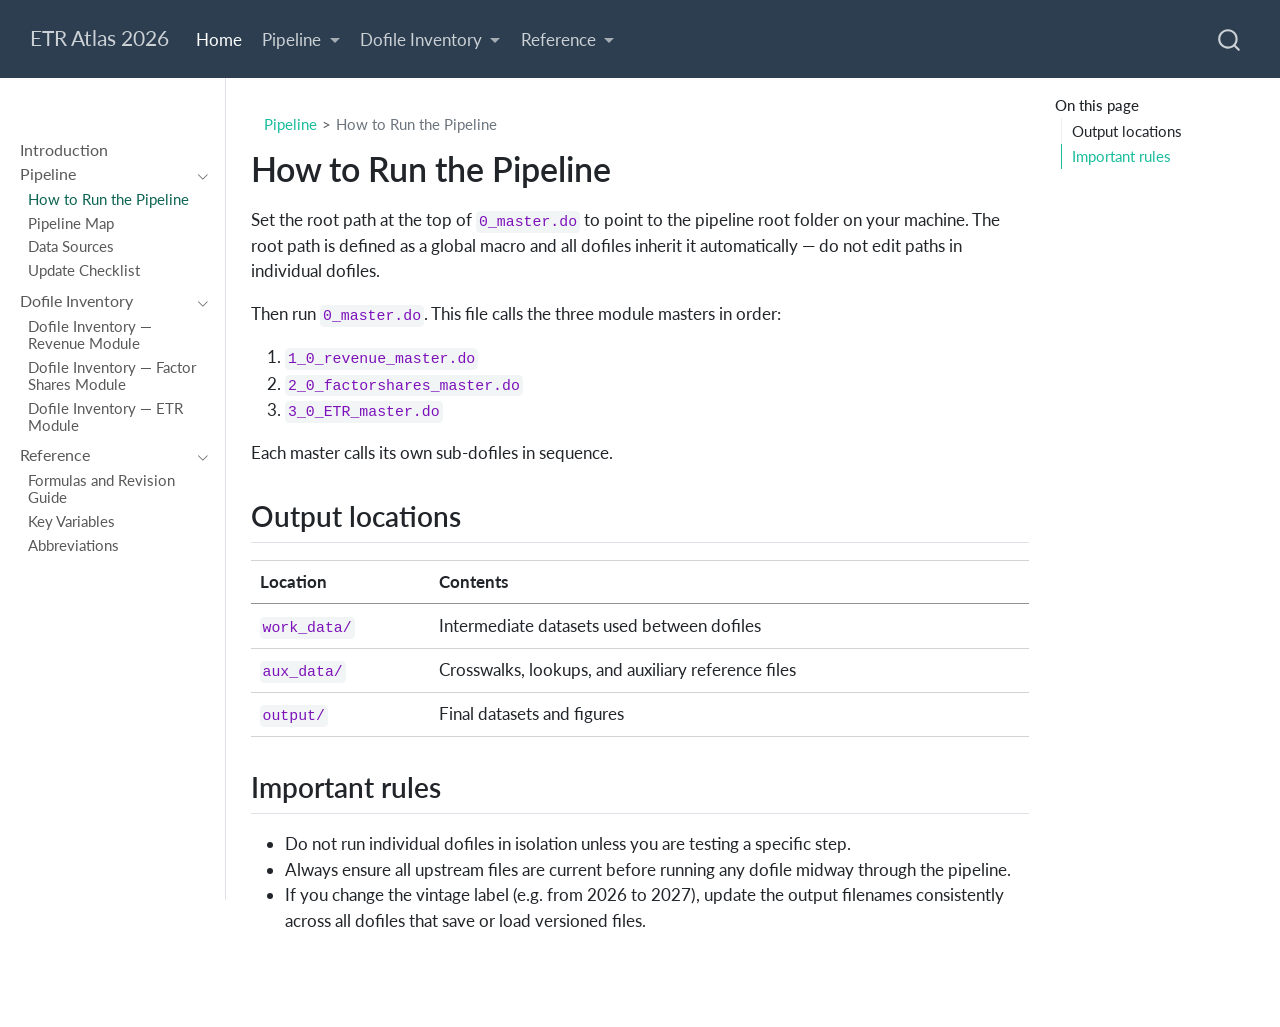
<file: docs/how-to-run.html>
<!DOCTYPE html>
<html xmlns="http://www.w3.org/1999/xhtml" lang="en" xml:lang="en"><head>

<meta charset="utf-8">
<meta name="generator" content="quarto-1.9.38">

<meta name="viewport" content="width=device-width, initial-scale=1.0, user-scalable=yes">


<title>How to Run the Pipeline – ETR Atlas 2026</title>
<style>
/* Default styles provided by pandoc.
** See https://pandoc.org/MANUAL.html#variables-for-html for config info.
*/
code{white-space: pre-wrap;}
span.smallcaps{font-variant: small-caps;}
div.columns{display: flex; gap: min(4vw, 1.5em);}
div.column{flex: auto; overflow-x: auto;}
div.hanging-indent{margin-left: 1.5em; text-indent: -1.5em;}
ul.task-list{list-style: none;}
ul.task-list li input[type="checkbox"] {
  width: 0.8em;
  margin: 0 0.8em 0.2em -1em; /* quarto-specific, see https://github.com/quarto-dev/quarto-cli/issues/4556 */ 
  vertical-align: middle;
}
</style>


<script src="site_libs/quarto-nav/quarto-nav.js"></script>
<script src="site_libs/quarto-nav/headroom.min.js"></script>
<script src="site_libs/clipboard/clipboard.min.js"></script>
<script src="site_libs/quarto-search/autocomplete.umd.js"></script>
<script src="site_libs/quarto-search/fuse.min.js"></script>
<script src="site_libs/quarto-search/quarto-search.js"></script>
<meta name="quarto:offset" content="./">
<script src="site_libs/quarto-html/quarto.js" type="module"></script>
<script src="site_libs/quarto-html/tabsets/tabsets.js" type="module"></script>
<script src="site_libs/quarto-html/popper.min.js"></script>
<script src="site_libs/quarto-html/tippy.umd.min.js"></script>
<script src="site_libs/quarto-html/anchor.min.js"></script>
<link href="site_libs/quarto-html/tippy.css" rel="stylesheet">
<link href="site_libs/quarto-html/quarto-syntax-highlighting-de63f62b328812d8e578a4d74e282472.css" rel="stylesheet" id="quarto-text-highlighting-styles">
<script src="site_libs/bootstrap/bootstrap.min.js"></script>
<link href="site_libs/bootstrap/bootstrap-icons.css" rel="stylesheet">
<link href="site_libs/bootstrap/bootstrap-fd7a8af413f073a9aed129c24f141b63.min.css" rel="stylesheet" append-hash="true" id="quarto-bootstrap" data-mode="light">
<script id="quarto-search-options" type="application/json">{
  "location": "navbar",
  "copy-button": false,
  "collapse-after": 3,
  "panel-placement": "end",
  "type": "overlay",
  "limit": 50,
  "keyboard-shortcut": [
    "f",
    "/",
    "s"
  ],
  "show-item-context": false,
  "language": {
    "search-no-results-text": "No results",
    "search-matching-documents-text": "matching documents",
    "search-copy-link-title": "Copy link to search",
    "search-hide-matches-text": "Hide additional matches",
    "search-more-match-text": "more match in this document",
    "search-more-matches-text": "more matches in this document",
    "search-clear-button-title": "Clear",
    "search-text-placeholder": "",
    "search-detached-cancel-button-title": "Cancel",
    "search-submit-button-title": "Submit",
    "search-label": "Search"
  }
}</script>
<style>html{ scroll-behavior: smooth; }</style>


</head>

<body class="nav-sidebar docked nav-fixed quarto-light">

<div id="quarto-search-results"></div>
  <header id="quarto-header" class="headroom fixed-top">
    <nav class="navbar navbar-expand-lg " data-bs-theme="dark">
      <div class="navbar-container container-fluid">
      <div class="navbar-brand-container mx-auto">
    <a class="navbar-brand" href="./index.html">
    <span class="navbar-title">ETR Atlas 2026</span>
    </a>
  </div>
            <div id="quarto-search" class="" title="Search"></div>
          <button class="navbar-toggler" type="button" data-bs-toggle="collapse" data-bs-target="#navbarCollapse" aria-controls="navbarCollapse" role="menu" aria-expanded="false" aria-label="Toggle navigation" onclick="if (window.quartoToggleHeadroom) { window.quartoToggleHeadroom(); }">
  <span class="navbar-toggler-icon"></span>
</button>
          <div class="collapse navbar-collapse" id="navbarCollapse">
            <ul class="navbar-nav navbar-nav-scroll me-auto">
  <li class="nav-item">
    <a class="nav-link active" href="./index.html" aria-current="page"> 
<span class="menu-text">Home</span></a>
  </li>  
  <li class="nav-item dropdown ">
    <a class="nav-link dropdown-toggle" href="#" id="nav-menu-pipeline" role="link" data-bs-toggle="dropdown" aria-expanded="false">
 <span class="menu-text">Pipeline</span>
    </a>
    <ul class="dropdown-menu" aria-labelledby="nav-menu-pipeline">    
        <li>
    <a class="dropdown-item" href="./how-to-run.html">
 <span class="dropdown-text">How to Run</span></a>
  </li>  
        <li>
    <a class="dropdown-item" href="./pipeline-map.html">
 <span class="dropdown-text">Pipeline Map</span></a>
  </li>  
        <li>
    <a class="dropdown-item" href="./data-sources.html">
 <span class="dropdown-text">Data Sources</span></a>
  </li>  
        <li>
    <a class="dropdown-item" href="./update-checklist.html">
 <span class="dropdown-text">Update Checklist</span></a>
  </li>  
    </ul>
  </li>
  <li class="nav-item dropdown ">
    <a class="nav-link dropdown-toggle" href="#" id="nav-menu-dofile-inventory" role="link" data-bs-toggle="dropdown" aria-expanded="false">
 <span class="menu-text">Dofile Inventory</span>
    </a>
    <ul class="dropdown-menu" aria-labelledby="nav-menu-dofile-inventory">    
        <li>
    <a class="dropdown-item" href="./revenue.html">
 <span class="dropdown-text">Revenue Module</span></a>
  </li>  
        <li>
    <a class="dropdown-item" href="./factor-shares.html">
 <span class="dropdown-text">Factor Shares Module</span></a>
  </li>  
        <li>
    <a class="dropdown-item" href="./etr-module.html">
 <span class="dropdown-text">ETR Module</span></a>
  </li>  
    </ul>
  </li>
  <li class="nav-item dropdown ">
    <a class="nav-link dropdown-toggle" href="#" id="nav-menu-reference" role="link" data-bs-toggle="dropdown" aria-expanded="false">
 <span class="menu-text">Reference</span>
    </a>
    <ul class="dropdown-menu" aria-labelledby="nav-menu-reference">    
        <li>
    <a class="dropdown-item" href="./formulas.html">
 <span class="dropdown-text">Formulas and Revision Guide</span></a>
  </li>  
        <li>
    <a class="dropdown-item" href="./variables.html">
 <span class="dropdown-text">Key Variables</span></a>
  </li>  
        <li>
    <a class="dropdown-item" href="./abbreviations.html">
 <span class="dropdown-text">Abbreviations</span></a>
  </li>  
    </ul>
  </li>
</ul>
          </div> <!-- /navcollapse -->
            <div class="quarto-navbar-tools">
</div>
      </div> <!-- /container-fluid -->
    </nav>
  <nav class="quarto-secondary-nav">
    <div class="container-fluid d-flex">
      <button type="button" class="quarto-btn-toggle btn" data-bs-toggle="collapse" role="button" data-bs-target=".quarto-sidebar-collapse-item" aria-controls="quarto-sidebar" aria-expanded="false" aria-label="Toggle sidebar navigation" onclick="if (window.quartoToggleHeadroom) { window.quartoToggleHeadroom(); }">
        <i class="bi bi-layout-text-sidebar-reverse"></i>
      </button>
        <nav class="quarto-page-breadcrumbs" aria-label="breadcrumb"><ol class="breadcrumb"><li class="breadcrumb-item"><a href="./how-to-run.html">Pipeline</a></li><li class="breadcrumb-item"><a href="./how-to-run.html">How to Run the Pipeline</a></li></ol></nav>
        <a class="flex-grow-1" role="navigation" data-bs-toggle="collapse" data-bs-target=".quarto-sidebar-collapse-item" aria-controls="quarto-sidebar" aria-expanded="false" aria-label="Toggle sidebar navigation" onclick="if (window.quartoToggleHeadroom) { window.quartoToggleHeadroom(); }">      
        </a>
      <button type="button" class="btn quarto-search-button" aria-label="Search" onclick="window.quartoOpenSearch();">
        <i class="bi bi-search"></i>
      </button>
    </div>
  </nav>
</header>
<!-- content -->
<div id="quarto-content" class="quarto-container page-columns page-rows-contents page-layout-article page-navbar">
<!-- sidebar -->
  <nav id="quarto-sidebar" class="sidebar collapse collapse-horizontal quarto-sidebar-collapse-item sidebar-navigation docked overflow-auto">
        <div class="mt-2 flex-shrink-0 align-items-center">
        <div class="sidebar-search">
        <div id="quarto-search" class="" title="Search"></div>
        </div>
        </div>
    <div class="sidebar-menu-container"> 
    <ul class="list-unstyled mt-1">
        <li class="sidebar-item">
  <div class="sidebar-item-container"> 
  <a href="./index.html" class="sidebar-item-text sidebar-link">
 <span class="menu-text">Introduction</span></a>
  </div>
</li>
        <li class="sidebar-item sidebar-item-section">
      <div class="sidebar-item-container"> 
            <a class="sidebar-item-text sidebar-link text-start" data-bs-toggle="collapse" data-bs-target="#quarto-sidebar-section-1" role="navigation" aria-expanded="true">
 <span class="menu-text">Pipeline</span></a>
          <a class="sidebar-item-toggle text-start" data-bs-toggle="collapse" data-bs-target="#quarto-sidebar-section-1" role="navigation" aria-expanded="true" aria-label="Toggle section">
            <i class="bi bi-chevron-right ms-2"></i>
          </a> 
      </div>
      <ul id="quarto-sidebar-section-1" class="collapse list-unstyled sidebar-section depth1 show">  
          <li class="sidebar-item">
  <div class="sidebar-item-container"> 
  <a href="./how-to-run.html" class="sidebar-item-text sidebar-link active">
 <span class="menu-text">How to Run the Pipeline</span></a>
  </div>
</li>
          <li class="sidebar-item">
  <div class="sidebar-item-container"> 
  <a href="./pipeline-map.html" class="sidebar-item-text sidebar-link">
 <span class="menu-text">Pipeline Map</span></a>
  </div>
</li>
          <li class="sidebar-item">
  <div class="sidebar-item-container"> 
  <a href="./data-sources.html" class="sidebar-item-text sidebar-link">
 <span class="menu-text">Data Sources</span></a>
  </div>
</li>
          <li class="sidebar-item">
  <div class="sidebar-item-container"> 
  <a href="./update-checklist.html" class="sidebar-item-text sidebar-link">
 <span class="menu-text">Update Checklist</span></a>
  </div>
</li>
      </ul>
  </li>
        <li class="sidebar-item sidebar-item-section">
      <div class="sidebar-item-container"> 
            <a class="sidebar-item-text sidebar-link text-start" data-bs-toggle="collapse" data-bs-target="#quarto-sidebar-section-2" role="navigation" aria-expanded="true">
 <span class="menu-text">Dofile Inventory</span></a>
          <a class="sidebar-item-toggle text-start" data-bs-toggle="collapse" data-bs-target="#quarto-sidebar-section-2" role="navigation" aria-expanded="true" aria-label="Toggle section">
            <i class="bi bi-chevron-right ms-2"></i>
          </a> 
      </div>
      <ul id="quarto-sidebar-section-2" class="collapse list-unstyled sidebar-section depth1 show">  
          <li class="sidebar-item">
  <div class="sidebar-item-container"> 
  <a href="./revenue.html" class="sidebar-item-text sidebar-link">
 <span class="menu-text">Dofile Inventory — Revenue Module</span></a>
  </div>
</li>
          <li class="sidebar-item">
  <div class="sidebar-item-container"> 
  <a href="./factor-shares.html" class="sidebar-item-text sidebar-link">
 <span class="menu-text">Dofile Inventory — Factor Shares Module</span></a>
  </div>
</li>
          <li class="sidebar-item">
  <div class="sidebar-item-container"> 
  <a href="./etr-module.html" class="sidebar-item-text sidebar-link">
 <span class="menu-text">Dofile Inventory — ETR Module</span></a>
  </div>
</li>
      </ul>
  </li>
        <li class="sidebar-item sidebar-item-section">
      <div class="sidebar-item-container"> 
            <a class="sidebar-item-text sidebar-link text-start" data-bs-toggle="collapse" data-bs-target="#quarto-sidebar-section-3" role="navigation" aria-expanded="true">
 <span class="menu-text">Reference</span></a>
          <a class="sidebar-item-toggle text-start" data-bs-toggle="collapse" data-bs-target="#quarto-sidebar-section-3" role="navigation" aria-expanded="true" aria-label="Toggle section">
            <i class="bi bi-chevron-right ms-2"></i>
          </a> 
      </div>
      <ul id="quarto-sidebar-section-3" class="collapse list-unstyled sidebar-section depth1 show">  
          <li class="sidebar-item">
  <div class="sidebar-item-container"> 
  <a href="./formulas.html" class="sidebar-item-text sidebar-link">
 <span class="menu-text">Formulas and Revision Guide</span></a>
  </div>
</li>
          <li class="sidebar-item">
  <div class="sidebar-item-container"> 
  <a href="./variables.html" class="sidebar-item-text sidebar-link">
 <span class="menu-text">Key Variables</span></a>
  </div>
</li>
          <li class="sidebar-item">
  <div class="sidebar-item-container"> 
  <a href="./abbreviations.html" class="sidebar-item-text sidebar-link">
 <span class="menu-text">Abbreviations</span></a>
  </div>
</li>
      </ul>
  </li>
    </ul>
    </div>
</nav>
<div id="quarto-sidebar-glass" class="quarto-sidebar-collapse-item" data-bs-toggle="collapse" data-bs-target=".quarto-sidebar-collapse-item"></div>
<!-- margin-sidebar -->
    <div id="quarto-margin-sidebar" class="sidebar margin-sidebar">
        <nav id="TOC" role="doc-toc" class="toc-active">
    <h2 id="toc-title">On this page</h2>
   
  <ul>
  <li><a href="#output-locations" id="toc-output-locations" class="nav-link active" data-scroll-target="#output-locations">Output locations</a></li>
  <li><a href="#important-rules" id="toc-important-rules" class="nav-link" data-scroll-target="#important-rules">Important rules</a></li>
  </ul>
</nav>
    </div>
<!-- main -->
<main class="content" id="quarto-document-content">

<header id="title-block-header" class="quarto-title-block default"><nav class="quarto-page-breadcrumbs quarto-title-breadcrumbs d-none d-lg-block" aria-label="breadcrumb"><ol class="breadcrumb"><li class="breadcrumb-item"><a href="./how-to-run.html">Pipeline</a></li><li class="breadcrumb-item"><a href="./how-to-run.html">How to Run the Pipeline</a></li></ol></nav>
<div class="quarto-title">
<h1 class="title">How to Run the Pipeline</h1>
</div>



<div class="quarto-title-meta">

    
  
    
  </div>
  


</header>


<p>Set the root path at the top of <code>0_master.do</code> to point to the pipeline root folder on your machine. The root path is defined as a global macro and all dofiles inherit it automatically — do not edit paths in individual dofiles.</p>
<p>Then run <code>0_master.do</code>. This file calls the three module masters in order:</p>
<ol type="1">
<li><code>1_0_revenue_master.do</code></li>
<li><code>2_0_factorshares_master.do</code></li>
<li><code>3_0_ETR_master.do</code></li>
</ol>
<p>Each master calls its own sub-dofiles in sequence.</p>
<section id="output-locations" class="level2">
<h2 class="anchored" data-anchor-id="output-locations">Output locations</h2>
<table class="caption-top table">
<thead>
<tr class="header">
<th>Location</th>
<th>Contents</th>
</tr>
</thead>
<tbody>
<tr class="odd">
<td><code>work_data/</code></td>
<td>Intermediate datasets used between dofiles</td>
</tr>
<tr class="even">
<td><code>aux_data/</code></td>
<td>Crosswalks, lookups, and auxiliary reference files</td>
</tr>
<tr class="odd">
<td><code>output/</code></td>
<td>Final datasets and figures</td>
</tr>
</tbody>
</table>
</section>
<section id="important-rules" class="level2">
<h2 class="anchored" data-anchor-id="important-rules">Important rules</h2>
<ul>
<li>Do not run individual dofiles in isolation unless you are testing a specific step.</li>
<li>Always ensure all upstream files are current before running any dofile midway through the pipeline.</li>
<li>If you change the vintage label (e.g.&nbsp;from 2026 to 2027), update the output filenames consistently across all dofiles that save or load versioned files.</li>
</ul>


</section>

</main> <!-- /main -->
<script id="quarto-html-after-body" type="application/javascript">
  window.document.addEventListener("DOMContentLoaded", function (event) {
    const icon = "";
    const anchorJS = new window.AnchorJS();
    anchorJS.options = {
      placement: 'right',
      icon: icon
    };
    anchorJS.add('.anchored');
    const isCodeAnnotation = (el) => {
      for (const clz of el.classList) {
        if (clz.startsWith('code-annotation-')) {                     
          return true;
        }
      }
      return false;
    }
    const onCopySuccess = function(e) {
      // button target
      const button = e.trigger;
      // don't keep focus
      button.blur();
      // flash "checked"
      button.classList.add('code-copy-button-checked');
      var currentTitle = button.getAttribute("title");
      button.setAttribute("title", "Copied!");
      let tooltip;
      if (window.bootstrap) {
        button.setAttribute("data-bs-toggle", "tooltip");
        button.setAttribute("data-bs-placement", "left");
        button.setAttribute("data-bs-title", "Copied!");
        tooltip = new bootstrap.Tooltip(button, 
          { trigger: "manual", 
            customClass: "code-copy-button-tooltip",
            offset: [0, -8]});
        tooltip.show();    
      }
      setTimeout(function() {
        if (tooltip) {
          tooltip.hide();
          button.removeAttribute("data-bs-title");
          button.removeAttribute("data-bs-toggle");
          button.removeAttribute("data-bs-placement");
        }
        button.setAttribute("title", currentTitle);
        button.classList.remove('code-copy-button-checked');
      }, 1000);
      // clear code selection
      e.clearSelection();
    }
    const getTextToCopy = function(trigger) {
      const outerScaffold = trigger.parentElement.cloneNode(true);
      const codeEl = outerScaffold.querySelector('code');
      for (const childEl of codeEl.children) {
        if (isCodeAnnotation(childEl)) {
          childEl.remove();
        }
      }
      return codeEl.innerText;
    }
    const clipboard = new window.ClipboardJS('.code-copy-button:not([data-in-quarto-modal])', {
      text: getTextToCopy
    });
    clipboard.on('success', onCopySuccess);
    if (window.document.getElementById('quarto-embedded-source-code-modal')) {
      const clipboardModal = new window.ClipboardJS('.code-copy-button[data-in-quarto-modal]', {
        text: getTextToCopy,
        container: window.document.getElementById('quarto-embedded-source-code-modal')
      });
      clipboardModal.on('success', onCopySuccess);
    }
      var localhostRegex = new RegExp(/^(?:http|https):\/\/localhost\:?[0-9]*\//);
      var mailtoRegex = new RegExp(/^mailto:/);
        var filterRegex = new RegExp('/' + window.location.host + '/');
      var isInternal = (href) => {
          return filterRegex.test(href) || localhostRegex.test(href) || mailtoRegex.test(href);
      }
      // Inspect non-navigation links and adorn them if external
     var links = window.document.querySelectorAll('a[href]:not(.nav-link):not(.navbar-brand):not(.toc-action):not(.sidebar-link):not(.sidebar-item-toggle):not(.pagination-link):not(.no-external):not([aria-hidden]):not(.dropdown-item):not(.quarto-navigation-tool):not(.about-link)');
      for (var i=0; i<links.length; i++) {
        const link = links[i];
        if (!isInternal(link.href)) {
          // undo the damage that might have been done by quarto-nav.js in the case of
          // links that we want to consider external
          if (link.dataset.originalHref !== undefined) {
            link.href = link.dataset.originalHref;
          }
        }
      }
    function tippyHover(el, contentFn, onTriggerFn, onUntriggerFn) {
      const config = {
        allowHTML: true,
        maxWidth: 500,
        delay: 100,
        arrow: false,
        appendTo: function(el) {
            return el.parentElement;
        },
        interactive: true,
        interactiveBorder: 10,
        theme: 'quarto',
        placement: 'bottom-start',
      };
      if (contentFn) {
        config.content = contentFn;
      }
      if (onTriggerFn) {
        config.onTrigger = onTriggerFn;
      }
      if (onUntriggerFn) {
        config.onUntrigger = onUntriggerFn;
      }
      window.tippy(el, config); 
    }
    const noterefs = window.document.querySelectorAll('a[role="doc-noteref"]');
    for (var i=0; i<noterefs.length; i++) {
      const ref = noterefs[i];
      tippyHover(ref, function() {
        // use id or data attribute instead here
        let href = ref.getAttribute('data-footnote-href') || ref.getAttribute('href');
        try { href = new URL(href).hash; } catch {}
        const id = href.replace(/^#\/?/, "");
        const note = window.document.getElementById(id);
        if (note) {
          return note.innerHTML;
        } else {
          return "";
        }
      });
    }
    const xrefs = window.document.querySelectorAll('a.quarto-xref');
    const processXRef = (id, note) => {
      // Strip column container classes
      const stripColumnClz = (el) => {
        el.classList.remove("page-full", "page-columns");
        if (el.children) {
          for (const child of el.children) {
            stripColumnClz(child);
          }
        }
      }
      stripColumnClz(note)
      if (id === null || id.startsWith('sec-')) {
        // Special case sections, only their first couple elements
        const container = document.createElement("div");
        if (note.children && note.children.length > 2) {
          container.appendChild(note.children[0].cloneNode(true));
          for (let i = 1; i < note.children.length; i++) {
            const child = note.children[i];
            if (child.tagName === "P" && child.innerText === "") {
              continue;
            } else {
              container.appendChild(child.cloneNode(true));
              break;
            }
          }
          if (window.Quarto?.typesetMath) {
            window.Quarto.typesetMath(container);
          }
          return container.innerHTML
        } else {
          if (window.Quarto?.typesetMath) {
            window.Quarto.typesetMath(note);
          }
          return note.innerHTML;
        }
      } else {
        // Remove any anchor links if they are present
        const anchorLink = note.querySelector('a.anchorjs-link');
        if (anchorLink) {
          anchorLink.remove();
        }
        if (window.Quarto?.typesetMath) {
          window.Quarto.typesetMath(note);
        }
        if (note.classList.contains("callout")) {
          return note.outerHTML;
        } else {
          return note.innerHTML;
        }
      }
    }
    for (var i=0; i<xrefs.length; i++) {
      const xref = xrefs[i];
      tippyHover(xref, undefined, function(instance) {
        instance.disable();
        let url = xref.getAttribute('href');
        let hash = undefined; 
        if (url.startsWith('#')) {
          hash = url;
        } else {
          try { hash = new URL(url).hash; } catch {}
        }
        if (hash) {
          const id = hash.replace(/^#\/?/, "");
          const note = window.document.getElementById(id);
          if (note !== null) {
            try {
              const html = processXRef(id, note.cloneNode(true));
              instance.setContent(html);
            } finally {
              instance.enable();
              instance.show();
            }
          } else {
            // See if we can fetch this
            fetch(url.split('#')[0])
            .then(res => res.text())
            .then(html => {
              const parser = new DOMParser();
              const htmlDoc = parser.parseFromString(html, "text/html");
              const note = htmlDoc.getElementById(id);
              if (note !== null) {
                const html = processXRef(id, note);
                instance.setContent(html);
              } 
            }).finally(() => {
              instance.enable();
              instance.show();
            });
          }
        } else {
          // See if we can fetch a full url (with no hash to target)
          // This is a special case and we should probably do some content thinning / targeting
          fetch(url)
          .then(res => res.text())
          .then(html => {
            const parser = new DOMParser();
            const htmlDoc = parser.parseFromString(html, "text/html");
            const note = htmlDoc.querySelector('main.content');
            if (note !== null) {
              // This should only happen for chapter cross references
              // (since there is no id in the URL)
              // remove the first header
              if (note.children.length > 0 && note.children[0].tagName === "HEADER") {
                note.children[0].remove();
              }
              const html = processXRef(null, note);
              instance.setContent(html);
            } 
          }).finally(() => {
            instance.enable();
            instance.show();
          });
        }
      }, function(instance) {
      });
    }
        let selectedAnnoteEl;
        const selectorForAnnotation = ( cell, annotation) => {
          let cellAttr = 'data-code-cell="' + cell + '"';
          let lineAttr = 'data-code-annotation="' +  annotation + '"';
          const selector = 'span[' + cellAttr + '][' + lineAttr + ']';
          return selector;
        }
        const selectCodeLines = (annoteEl) => {
          const doc = window.document;
          const targetCell = annoteEl.getAttribute("data-target-cell");
          const targetAnnotation = annoteEl.getAttribute("data-target-annotation");
          const annoteSpan = window.document.querySelector(selectorForAnnotation(targetCell, targetAnnotation));
          const lines = annoteSpan.getAttribute("data-code-lines").split(",");
          const lineIds = lines.map((line) => {
            return targetCell + "-" + line;
          })
          let top = null;
          let height = null;
          let parent = null;
          if (lineIds.length > 0) {
              //compute the position of the single el (top and bottom and make a div)
              const el = window.document.getElementById(lineIds[0]);
              top = el.offsetTop;
              height = el.offsetHeight;
              parent = el.parentElement.parentElement;
            if (lineIds.length > 1) {
              const lastEl = window.document.getElementById(lineIds[lineIds.length - 1]);
              const bottom = lastEl.offsetTop + lastEl.offsetHeight;
              height = bottom - top;
            }
            if (top !== null && height !== null && parent !== null) {
              // cook up a div (if necessary) and position it 
              let div = window.document.getElementById("code-annotation-line-highlight");
              if (div === null) {
                div = window.document.createElement("div");
                div.setAttribute("id", "code-annotation-line-highlight");
                div.style.position = 'absolute';
                parent.appendChild(div);
              }
              div.style.top = top - 2 + "px";
              div.style.height = height + 4 + "px";
              div.style.left = 0;
              let gutterDiv = window.document.getElementById("code-annotation-line-highlight-gutter");
              if (gutterDiv === null) {
                gutterDiv = window.document.createElement("div");
                gutterDiv.setAttribute("id", "code-annotation-line-highlight-gutter");
                gutterDiv.style.position = 'absolute';
                const codeCell = window.document.getElementById(targetCell);
                const gutter = codeCell.querySelector('.code-annotation-gutter');
                gutter.appendChild(gutterDiv);
              }
              gutterDiv.style.top = top - 2 + "px";
              gutterDiv.style.height = height + 4 + "px";
            }
            selectedAnnoteEl = annoteEl;
          }
        };
        const unselectCodeLines = () => {
          const elementsIds = ["code-annotation-line-highlight", "code-annotation-line-highlight-gutter"];
          elementsIds.forEach((elId) => {
            const div = window.document.getElementById(elId);
            if (div) {
              div.remove();
            }
          });
          selectedAnnoteEl = undefined;
        };
          // Handle positioning of the toggle
      window.addEventListener(
        "resize",
        throttle(() => {
          elRect = undefined;
          if (selectedAnnoteEl) {
            selectCodeLines(selectedAnnoteEl);
          }
        }, 10)
      );
      function throttle(fn, ms) {
      let throttle = false;
      let timer;
        return (...args) => {
          if(!throttle) { // first call gets through
              fn.apply(this, args);
              throttle = true;
          } else { // all the others get throttled
              if(timer) clearTimeout(timer); // cancel #2
              timer = setTimeout(() => {
                fn.apply(this, args);
                timer = throttle = false;
              }, ms);
          }
        };
      }
        // Attach click handler to the DT
        const annoteDls = window.document.querySelectorAll('dt[data-target-cell]');
        for (const annoteDlNode of annoteDls) {
          annoteDlNode.addEventListener('click', (event) => {
            const clickedEl = event.target;
            if (clickedEl !== selectedAnnoteEl) {
              unselectCodeLines();
              const activeEl = window.document.querySelector('dt[data-target-cell].code-annotation-active');
              if (activeEl) {
                activeEl.classList.remove('code-annotation-active');
              }
              selectCodeLines(clickedEl);
              clickedEl.classList.add('code-annotation-active');
            } else {
              // Unselect the line
              unselectCodeLines();
              clickedEl.classList.remove('code-annotation-active');
            }
          });
        }
    const findCites = (el) => {
      const parentEl = el.parentElement;
      if (parentEl) {
        const cites = parentEl.dataset.cites;
        if (cites) {
          return {
            el,
            cites: cites.split(' ')
          };
        } else {
          return findCites(el.parentElement)
        }
      } else {
        return undefined;
      }
    };
    var bibliorefs = window.document.querySelectorAll('a[role="doc-biblioref"]');
    for (var i=0; i<bibliorefs.length; i++) {
      const ref = bibliorefs[i];
      const citeInfo = findCites(ref);
      if (citeInfo) {
        tippyHover(citeInfo.el, function() {
          var popup = window.document.createElement('div');
          citeInfo.cites.forEach(function(cite) {
            var citeDiv = window.document.createElement('div');
            citeDiv.classList.add('hanging-indent');
            citeDiv.classList.add('csl-entry');
            var biblioDiv = window.document.getElementById('ref-' + cite);
            if (biblioDiv) {
              citeDiv.innerHTML = biblioDiv.innerHTML;
            }
            popup.appendChild(citeDiv);
          });
          return popup.innerHTML;
        });
      }
    }
  });
  </script>
</div> <!-- /content -->




<script src="site_libs/quarto-html/zenscroll-min.js"></script>
</body></html>
</file>
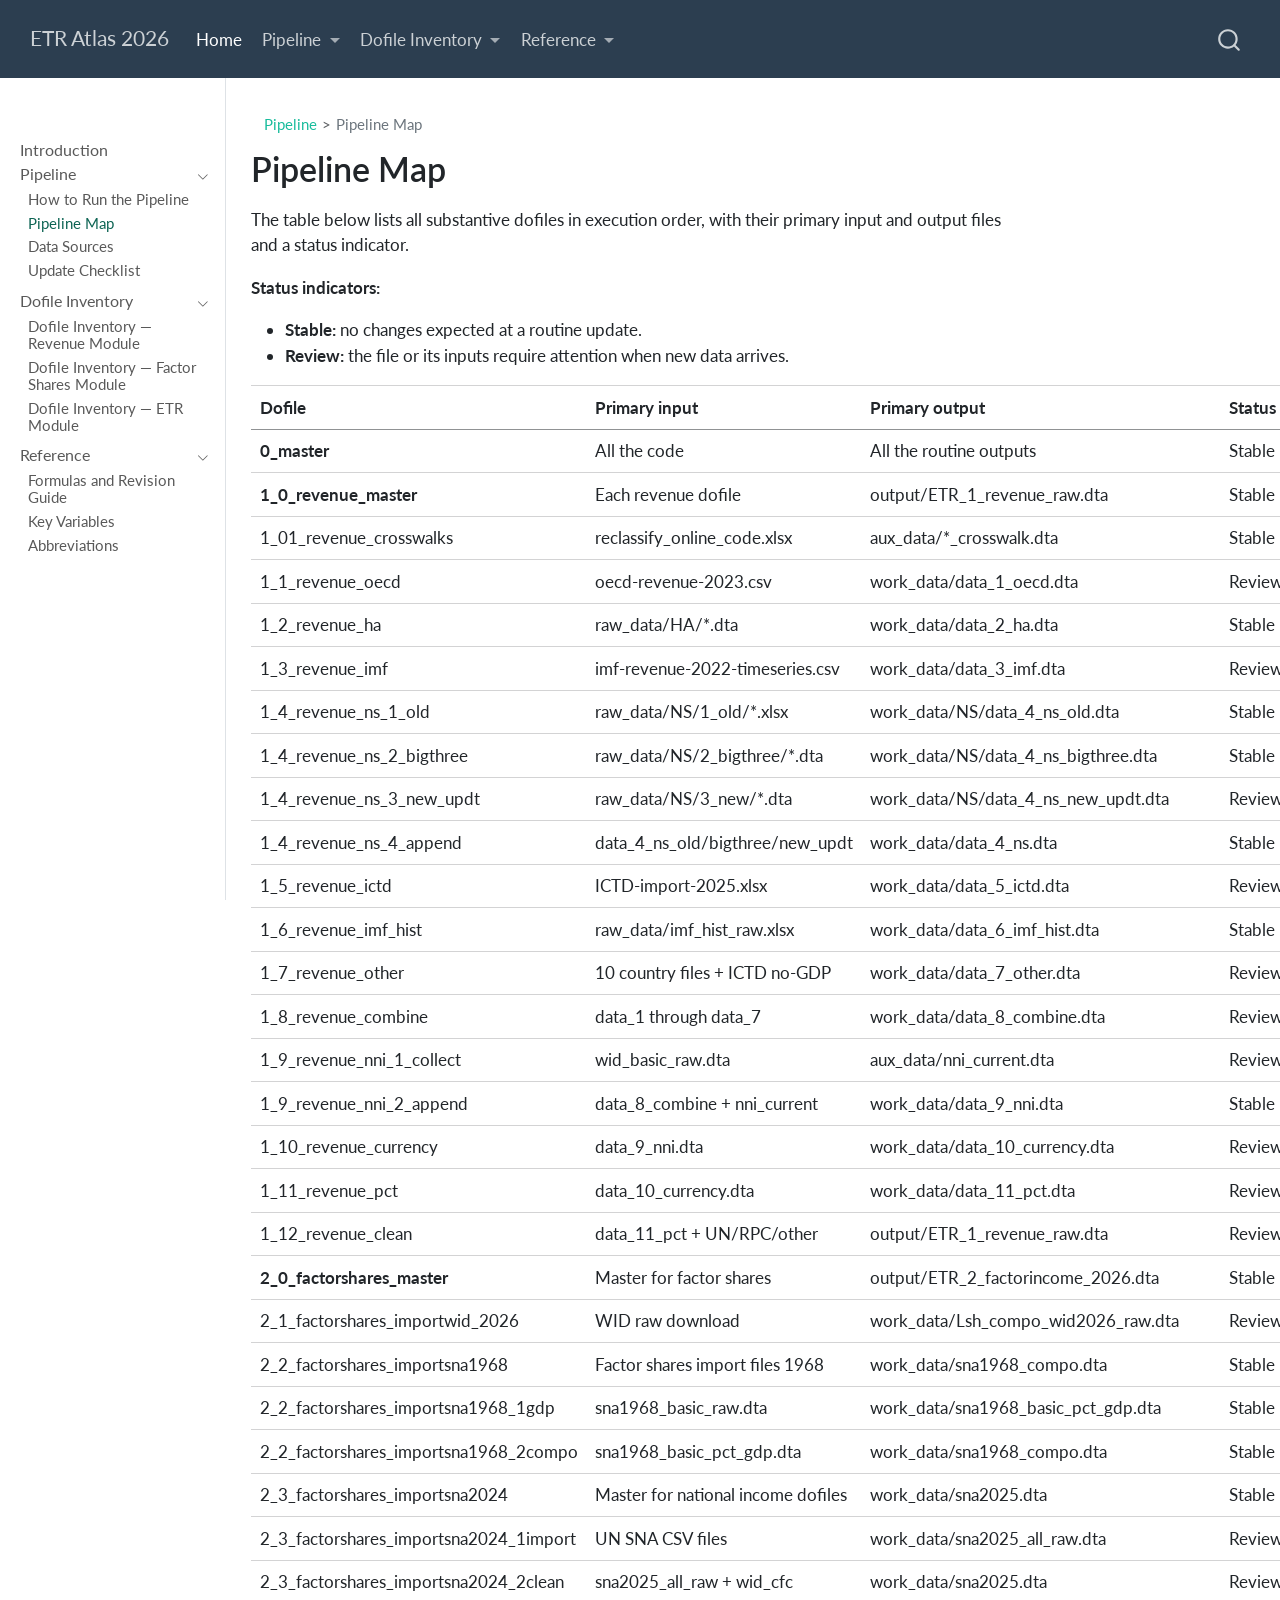
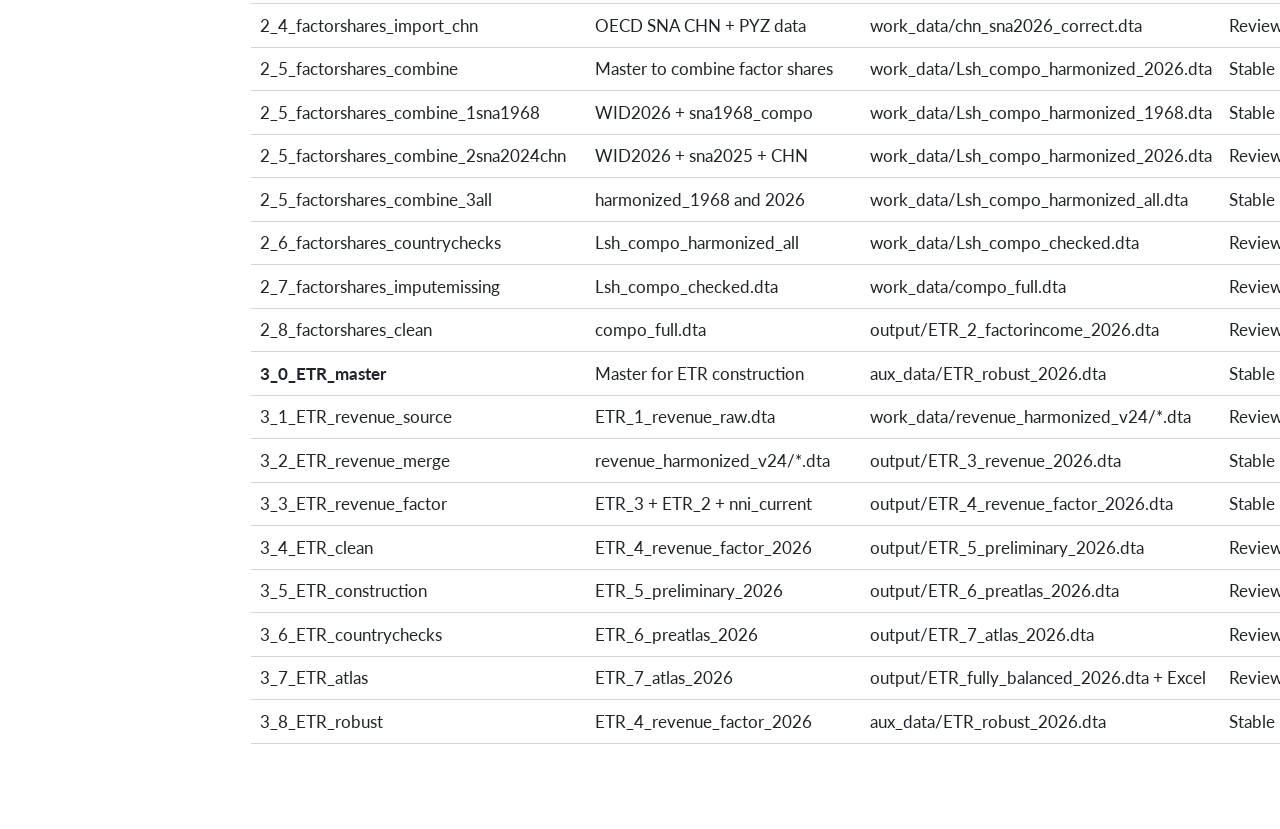
<file: docs/pipeline-map.html>
<!DOCTYPE html>
<html xmlns="http://www.w3.org/1999/xhtml" lang="en" xml:lang="en"><head>

<meta charset="utf-8">
<meta name="generator" content="quarto-1.9.38">

<meta name="viewport" content="width=device-width, initial-scale=1.0, user-scalable=yes">


<title>Pipeline Map – ETR Atlas 2026</title>
<style>
/* Default styles provided by pandoc.
** See https://pandoc.org/MANUAL.html#variables-for-html for config info.
*/
code{white-space: pre-wrap;}
span.smallcaps{font-variant: small-caps;}
div.columns{display: flex; gap: min(4vw, 1.5em);}
div.column{flex: auto; overflow-x: auto;}
div.hanging-indent{margin-left: 1.5em; text-indent: -1.5em;}
ul.task-list{list-style: none;}
ul.task-list li input[type="checkbox"] {
  width: 0.8em;
  margin: 0 0.8em 0.2em -1em; /* quarto-specific, see https://github.com/quarto-dev/quarto-cli/issues/4556 */ 
  vertical-align: middle;
}
</style>


<script src="site_libs/quarto-nav/quarto-nav.js"></script>
<script src="site_libs/quarto-nav/headroom.min.js"></script>
<script src="site_libs/clipboard/clipboard.min.js"></script>
<script src="site_libs/quarto-search/autocomplete.umd.js"></script>
<script src="site_libs/quarto-search/fuse.min.js"></script>
<script src="site_libs/quarto-search/quarto-search.js"></script>
<meta name="quarto:offset" content="./">
<script src="site_libs/quarto-html/quarto.js" type="module"></script>
<script src="site_libs/quarto-html/tabsets/tabsets.js" type="module"></script>
<script src="site_libs/quarto-html/popper.min.js"></script>
<script src="site_libs/quarto-html/tippy.umd.min.js"></script>
<script src="site_libs/quarto-html/anchor.min.js"></script>
<link href="site_libs/quarto-html/tippy.css" rel="stylesheet">
<link href="site_libs/quarto-html/quarto-syntax-highlighting-de63f62b328812d8e578a4d74e282472.css" rel="stylesheet" id="quarto-text-highlighting-styles">
<script src="site_libs/bootstrap/bootstrap.min.js"></script>
<link href="site_libs/bootstrap/bootstrap-icons.css" rel="stylesheet">
<link href="site_libs/bootstrap/bootstrap-fd7a8af413f073a9aed129c24f141b63.min.css" rel="stylesheet" append-hash="true" id="quarto-bootstrap" data-mode="light">
<script id="quarto-search-options" type="application/json">{
  "location": "navbar",
  "copy-button": false,
  "collapse-after": 3,
  "panel-placement": "end",
  "type": "overlay",
  "limit": 50,
  "keyboard-shortcut": [
    "f",
    "/",
    "s"
  ],
  "show-item-context": false,
  "language": {
    "search-no-results-text": "No results",
    "search-matching-documents-text": "matching documents",
    "search-copy-link-title": "Copy link to search",
    "search-hide-matches-text": "Hide additional matches",
    "search-more-match-text": "more match in this document",
    "search-more-matches-text": "more matches in this document",
    "search-clear-button-title": "Clear",
    "search-text-placeholder": "",
    "search-detached-cancel-button-title": "Cancel",
    "search-submit-button-title": "Submit",
    "search-label": "Search"
  }
}</script>
<style>html{ scroll-behavior: smooth; }</style>


</head>

<body class="nav-sidebar docked nav-fixed quarto-light">

<div id="quarto-search-results"></div>
  <header id="quarto-header" class="headroom fixed-top">
    <nav class="navbar navbar-expand-lg " data-bs-theme="dark">
      <div class="navbar-container container-fluid">
      <div class="navbar-brand-container mx-auto">
    <a class="navbar-brand" href="./index.html">
    <span class="navbar-title">ETR Atlas 2026</span>
    </a>
  </div>
            <div id="quarto-search" class="" title="Search"></div>
          <button class="navbar-toggler" type="button" data-bs-toggle="collapse" data-bs-target="#navbarCollapse" aria-controls="navbarCollapse" role="menu" aria-expanded="false" aria-label="Toggle navigation" onclick="if (window.quartoToggleHeadroom) { window.quartoToggleHeadroom(); }">
  <span class="navbar-toggler-icon"></span>
</button>
          <div class="collapse navbar-collapse" id="navbarCollapse">
            <ul class="navbar-nav navbar-nav-scroll me-auto">
  <li class="nav-item">
    <a class="nav-link active" href="./index.html" aria-current="page"> 
<span class="menu-text">Home</span></a>
  </li>  
  <li class="nav-item dropdown ">
    <a class="nav-link dropdown-toggle" href="#" id="nav-menu-pipeline" role="link" data-bs-toggle="dropdown" aria-expanded="false">
 <span class="menu-text">Pipeline</span>
    </a>
    <ul class="dropdown-menu" aria-labelledby="nav-menu-pipeline">    
        <li>
    <a class="dropdown-item" href="./how-to-run.html">
 <span class="dropdown-text">How to Run</span></a>
  </li>  
        <li>
    <a class="dropdown-item" href="./pipeline-map.html">
 <span class="dropdown-text">Pipeline Map</span></a>
  </li>  
        <li>
    <a class="dropdown-item" href="./data-sources.html">
 <span class="dropdown-text">Data Sources</span></a>
  </li>  
        <li>
    <a class="dropdown-item" href="./update-checklist.html">
 <span class="dropdown-text">Update Checklist</span></a>
  </li>  
    </ul>
  </li>
  <li class="nav-item dropdown ">
    <a class="nav-link dropdown-toggle" href="#" id="nav-menu-dofile-inventory" role="link" data-bs-toggle="dropdown" aria-expanded="false">
 <span class="menu-text">Dofile Inventory</span>
    </a>
    <ul class="dropdown-menu" aria-labelledby="nav-menu-dofile-inventory">    
        <li>
    <a class="dropdown-item" href="./revenue.html">
 <span class="dropdown-text">Revenue Module</span></a>
  </li>  
        <li>
    <a class="dropdown-item" href="./factor-shares.html">
 <span class="dropdown-text">Factor Shares Module</span></a>
  </li>  
        <li>
    <a class="dropdown-item" href="./etr-module.html">
 <span class="dropdown-text">ETR Module</span></a>
  </li>  
    </ul>
  </li>
  <li class="nav-item dropdown ">
    <a class="nav-link dropdown-toggle" href="#" id="nav-menu-reference" role="link" data-bs-toggle="dropdown" aria-expanded="false">
 <span class="menu-text">Reference</span>
    </a>
    <ul class="dropdown-menu" aria-labelledby="nav-menu-reference">    
        <li>
    <a class="dropdown-item" href="./formulas.html">
 <span class="dropdown-text">Formulas and Revision Guide</span></a>
  </li>  
        <li>
    <a class="dropdown-item" href="./variables.html">
 <span class="dropdown-text">Key Variables</span></a>
  </li>  
        <li>
    <a class="dropdown-item" href="./abbreviations.html">
 <span class="dropdown-text">Abbreviations</span></a>
  </li>  
    </ul>
  </li>
</ul>
          </div> <!-- /navcollapse -->
            <div class="quarto-navbar-tools">
</div>
      </div> <!-- /container-fluid -->
    </nav>
  <nav class="quarto-secondary-nav">
    <div class="container-fluid d-flex">
      <button type="button" class="quarto-btn-toggle btn" data-bs-toggle="collapse" role="button" data-bs-target=".quarto-sidebar-collapse-item" aria-controls="quarto-sidebar" aria-expanded="false" aria-label="Toggle sidebar navigation" onclick="if (window.quartoToggleHeadroom) { window.quartoToggleHeadroom(); }">
        <i class="bi bi-layout-text-sidebar-reverse"></i>
      </button>
        <nav class="quarto-page-breadcrumbs" aria-label="breadcrumb"><ol class="breadcrumb"><li class="breadcrumb-item"><a href="./how-to-run.html">Pipeline</a></li><li class="breadcrumb-item"><a href="./pipeline-map.html">Pipeline Map</a></li></ol></nav>
        <a class="flex-grow-1" role="navigation" data-bs-toggle="collapse" data-bs-target=".quarto-sidebar-collapse-item" aria-controls="quarto-sidebar" aria-expanded="false" aria-label="Toggle sidebar navigation" onclick="if (window.quartoToggleHeadroom) { window.quartoToggleHeadroom(); }">      
        </a>
      <button type="button" class="btn quarto-search-button" aria-label="Search" onclick="window.quartoOpenSearch();">
        <i class="bi bi-search"></i>
      </button>
    </div>
  </nav>
</header>
<!-- content -->
<div id="quarto-content" class="quarto-container page-columns page-rows-contents page-layout-article page-navbar">
<!-- sidebar -->
  <nav id="quarto-sidebar" class="sidebar collapse collapse-horizontal quarto-sidebar-collapse-item sidebar-navigation docked overflow-auto">
        <div class="mt-2 flex-shrink-0 align-items-center">
        <div class="sidebar-search">
        <div id="quarto-search" class="" title="Search"></div>
        </div>
        </div>
    <div class="sidebar-menu-container"> 
    <ul class="list-unstyled mt-1">
        <li class="sidebar-item">
  <div class="sidebar-item-container"> 
  <a href="./index.html" class="sidebar-item-text sidebar-link">
 <span class="menu-text">Introduction</span></a>
  </div>
</li>
        <li class="sidebar-item sidebar-item-section">
      <div class="sidebar-item-container"> 
            <a class="sidebar-item-text sidebar-link text-start" data-bs-toggle="collapse" data-bs-target="#quarto-sidebar-section-1" role="navigation" aria-expanded="true">
 <span class="menu-text">Pipeline</span></a>
          <a class="sidebar-item-toggle text-start" data-bs-toggle="collapse" data-bs-target="#quarto-sidebar-section-1" role="navigation" aria-expanded="true" aria-label="Toggle section">
            <i class="bi bi-chevron-right ms-2"></i>
          </a> 
      </div>
      <ul id="quarto-sidebar-section-1" class="collapse list-unstyled sidebar-section depth1 show">  
          <li class="sidebar-item">
  <div class="sidebar-item-container"> 
  <a href="./how-to-run.html" class="sidebar-item-text sidebar-link">
 <span class="menu-text">How to Run the Pipeline</span></a>
  </div>
</li>
          <li class="sidebar-item">
  <div class="sidebar-item-container"> 
  <a href="./pipeline-map.html" class="sidebar-item-text sidebar-link active">
 <span class="menu-text">Pipeline Map</span></a>
  </div>
</li>
          <li class="sidebar-item">
  <div class="sidebar-item-container"> 
  <a href="./data-sources.html" class="sidebar-item-text sidebar-link">
 <span class="menu-text">Data Sources</span></a>
  </div>
</li>
          <li class="sidebar-item">
  <div class="sidebar-item-container"> 
  <a href="./update-checklist.html" class="sidebar-item-text sidebar-link">
 <span class="menu-text">Update Checklist</span></a>
  </div>
</li>
      </ul>
  </li>
        <li class="sidebar-item sidebar-item-section">
      <div class="sidebar-item-container"> 
            <a class="sidebar-item-text sidebar-link text-start" data-bs-toggle="collapse" data-bs-target="#quarto-sidebar-section-2" role="navigation" aria-expanded="true">
 <span class="menu-text">Dofile Inventory</span></a>
          <a class="sidebar-item-toggle text-start" data-bs-toggle="collapse" data-bs-target="#quarto-sidebar-section-2" role="navigation" aria-expanded="true" aria-label="Toggle section">
            <i class="bi bi-chevron-right ms-2"></i>
          </a> 
      </div>
      <ul id="quarto-sidebar-section-2" class="collapse list-unstyled sidebar-section depth1 show">  
          <li class="sidebar-item">
  <div class="sidebar-item-container"> 
  <a href="./revenue.html" class="sidebar-item-text sidebar-link">
 <span class="menu-text">Dofile Inventory — Revenue Module</span></a>
  </div>
</li>
          <li class="sidebar-item">
  <div class="sidebar-item-container"> 
  <a href="./factor-shares.html" class="sidebar-item-text sidebar-link">
 <span class="menu-text">Dofile Inventory — Factor Shares Module</span></a>
  </div>
</li>
          <li class="sidebar-item">
  <div class="sidebar-item-container"> 
  <a href="./etr-module.html" class="sidebar-item-text sidebar-link">
 <span class="menu-text">Dofile Inventory — ETR Module</span></a>
  </div>
</li>
      </ul>
  </li>
        <li class="sidebar-item sidebar-item-section">
      <div class="sidebar-item-container"> 
            <a class="sidebar-item-text sidebar-link text-start" data-bs-toggle="collapse" data-bs-target="#quarto-sidebar-section-3" role="navigation" aria-expanded="true">
 <span class="menu-text">Reference</span></a>
          <a class="sidebar-item-toggle text-start" data-bs-toggle="collapse" data-bs-target="#quarto-sidebar-section-3" role="navigation" aria-expanded="true" aria-label="Toggle section">
            <i class="bi bi-chevron-right ms-2"></i>
          </a> 
      </div>
      <ul id="quarto-sidebar-section-3" class="collapse list-unstyled sidebar-section depth1 show">  
          <li class="sidebar-item">
  <div class="sidebar-item-container"> 
  <a href="./formulas.html" class="sidebar-item-text sidebar-link">
 <span class="menu-text">Formulas and Revision Guide</span></a>
  </div>
</li>
          <li class="sidebar-item">
  <div class="sidebar-item-container"> 
  <a href="./variables.html" class="sidebar-item-text sidebar-link">
 <span class="menu-text">Key Variables</span></a>
  </div>
</li>
          <li class="sidebar-item">
  <div class="sidebar-item-container"> 
  <a href="./abbreviations.html" class="sidebar-item-text sidebar-link">
 <span class="menu-text">Abbreviations</span></a>
  </div>
</li>
      </ul>
  </li>
    </ul>
    </div>
</nav>
<div id="quarto-sidebar-glass" class="quarto-sidebar-collapse-item" data-bs-toggle="collapse" data-bs-target=".quarto-sidebar-collapse-item"></div>
<!-- margin-sidebar -->
    <div id="quarto-margin-sidebar" class="sidebar margin-sidebar zindex-bottom">
        
    </div>
<!-- main -->
<main class="content" id="quarto-document-content">

<header id="title-block-header" class="quarto-title-block default"><nav class="quarto-page-breadcrumbs quarto-title-breadcrumbs d-none d-lg-block" aria-label="breadcrumb"><ol class="breadcrumb"><li class="breadcrumb-item"><a href="./how-to-run.html">Pipeline</a></li><li class="breadcrumb-item"><a href="./pipeline-map.html">Pipeline Map</a></li></ol></nav>
<div class="quarto-title">
<h1 class="title">Pipeline Map</h1>
</div>



<div class="quarto-title-meta">

    
  
    
  </div>
  


</header>


<p>The table below lists all substantive dofiles in execution order, with their primary input and output files and a status indicator.</p>
<p><strong>Status indicators:</strong></p>
<ul>
<li><strong>Stable:</strong> no changes expected at a routine update.</li>
<li><strong>Review:</strong> the file or its inputs require attention when new data arrives.</li>
</ul>
<table class="caption-top table">
<colgroup>
<col style="width: 25%">
<col style="width: 25%">
<col style="width: 25%">
<col style="width: 25%">
</colgroup>
<thead>
<tr class="header">
<th>Dofile</th>
<th>Primary input</th>
<th>Primary output</th>
<th>Status</th>
</tr>
</thead>
<tbody>
<tr class="odd">
<td><strong>0_master</strong></td>
<td>All the code</td>
<td>All the routine outputs</td>
<td>Stable</td>
</tr>
<tr class="even">
<td><strong>1_0_revenue_master</strong></td>
<td>Each revenue dofile</td>
<td>output/ETR_1_revenue_raw.dta</td>
<td>Stable</td>
</tr>
<tr class="odd">
<td>1_01_revenue_crosswalks</td>
<td>reclassify_online_code.xlsx</td>
<td>aux_data/*_crosswalk.dta</td>
<td>Stable</td>
</tr>
<tr class="even">
<td>1_1_revenue_oecd</td>
<td>oecd-revenue-2023.csv</td>
<td>work_data/data_1_oecd.dta</td>
<td>Review</td>
</tr>
<tr class="odd">
<td>1_2_revenue_ha</td>
<td>raw_data/HA/*.dta</td>
<td>work_data/data_2_ha.dta</td>
<td>Stable</td>
</tr>
<tr class="even">
<td>1_3_revenue_imf</td>
<td>imf-revenue-2022-timeseries.csv</td>
<td>work_data/data_3_imf.dta</td>
<td>Review</td>
</tr>
<tr class="odd">
<td>1_4_revenue_ns_1_old</td>
<td>raw_data/NS/1_old/*.xlsx</td>
<td>work_data/NS/data_4_ns_old.dta</td>
<td>Stable</td>
</tr>
<tr class="even">
<td>1_4_revenue_ns_2_bigthree</td>
<td>raw_data/NS/2_bigthree/*.dta</td>
<td>work_data/NS/data_4_ns_bigthree.dta</td>
<td>Stable</td>
</tr>
<tr class="odd">
<td>1_4_revenue_ns_3_new_updt</td>
<td>raw_data/NS/3_new/*.dta</td>
<td>work_data/NS/data_4_ns_new_updt.dta</td>
<td>Review</td>
</tr>
<tr class="even">
<td>1_4_revenue_ns_4_append</td>
<td>data_4_ns_old/bigthree/new_updt</td>
<td>work_data/data_4_ns.dta</td>
<td>Stable</td>
</tr>
<tr class="odd">
<td>1_5_revenue_ictd</td>
<td>ICTD-import-2025.xlsx</td>
<td>work_data/data_5_ictd.dta</td>
<td>Review</td>
</tr>
<tr class="even">
<td>1_6_revenue_imf_hist</td>
<td>raw_data/imf_hist_raw.xlsx</td>
<td>work_data/data_6_imf_hist.dta</td>
<td>Stable</td>
</tr>
<tr class="odd">
<td>1_7_revenue_other</td>
<td>10 country files + ICTD no-GDP</td>
<td>work_data/data_7_other.dta</td>
<td>Review</td>
</tr>
<tr class="even">
<td>1_8_revenue_combine</td>
<td>data_1 through data_7</td>
<td>work_data/data_8_combine.dta</td>
<td>Review</td>
</tr>
<tr class="odd">
<td>1_9_revenue_nni_1_collect</td>
<td>wid_basic_raw.dta</td>
<td>aux_data/nni_current.dta</td>
<td>Review</td>
</tr>
<tr class="even">
<td>1_9_revenue_nni_2_append</td>
<td>data_8_combine + nni_current</td>
<td>work_data/data_9_nni.dta</td>
<td>Stable</td>
</tr>
<tr class="odd">
<td>1_10_revenue_currency</td>
<td>data_9_nni.dta</td>
<td>work_data/data_10_currency.dta</td>
<td>Review</td>
</tr>
<tr class="even">
<td>1_11_revenue_pct</td>
<td>data_10_currency.dta</td>
<td>work_data/data_11_pct.dta</td>
<td>Review</td>
</tr>
<tr class="odd">
<td>1_12_revenue_clean</td>
<td>data_11_pct + UN/RPC/other</td>
<td>output/ETR_1_revenue_raw.dta</td>
<td>Review</td>
</tr>
<tr class="even">
<td><strong>2_0_factorshares_master</strong></td>
<td>Master for factor shares</td>
<td>output/ETR_2_factorincome_2026.dta</td>
<td>Stable</td>
</tr>
<tr class="odd">
<td>2_1_factorshares_importwid_2026</td>
<td>WID raw download</td>
<td>work_data/Lsh_compo_wid2026_raw.dta</td>
<td>Review</td>
</tr>
<tr class="even">
<td>2_2_factorshares_importsna1968</td>
<td>Factor shares import files 1968</td>
<td>work_data/sna1968_compo.dta</td>
<td>Stable</td>
</tr>
<tr class="odd">
<td>2_2_factorshares_importsna1968_1gdp</td>
<td>sna1968_basic_raw.dta</td>
<td>work_data/sna1968_basic_pct_gdp.dta</td>
<td>Stable</td>
</tr>
<tr class="even">
<td>2_2_factorshares_importsna1968_2compo</td>
<td>sna1968_basic_pct_gdp.dta</td>
<td>work_data/sna1968_compo.dta</td>
<td>Stable</td>
</tr>
<tr class="odd">
<td>2_3_factorshares_importsna2024</td>
<td>Master for national income dofiles</td>
<td>work_data/sna2025.dta</td>
<td>Stable</td>
</tr>
<tr class="even">
<td>2_3_factorshares_importsna2024_1import</td>
<td>UN SNA CSV files</td>
<td>work_data/sna2025_all_raw.dta</td>
<td>Review</td>
</tr>
<tr class="odd">
<td>2_3_factorshares_importsna2024_2clean</td>
<td>sna2025_all_raw + wid_cfc</td>
<td>work_data/sna2025.dta</td>
<td>Review</td>
</tr>
<tr class="even">
<td>2_4_factorshares_import_chn</td>
<td>OECD SNA CHN + PYZ data</td>
<td>work_data/chn_sna2026_correct.dta</td>
<td>Review</td>
</tr>
<tr class="odd">
<td>2_5_factorshares_combine</td>
<td>Master to combine factor shares</td>
<td>work_data/Lsh_compo_harmonized_2026.dta</td>
<td>Stable</td>
</tr>
<tr class="even">
<td>2_5_factorshares_combine_1sna1968</td>
<td>WID2026 + sna1968_compo</td>
<td>work_data/Lsh_compo_harmonized_1968.dta</td>
<td>Stable</td>
</tr>
<tr class="odd">
<td>2_5_factorshares_combine_2sna2024chn</td>
<td>WID2026 + sna2025 + CHN</td>
<td>work_data/Lsh_compo_harmonized_2026.dta</td>
<td>Review</td>
</tr>
<tr class="even">
<td>2_5_factorshares_combine_3all</td>
<td>harmonized_1968 and 2026</td>
<td>work_data/Lsh_compo_harmonized_all.dta</td>
<td>Stable</td>
</tr>
<tr class="odd">
<td>2_6_factorshares_countrychecks</td>
<td>Lsh_compo_harmonized_all</td>
<td>work_data/Lsh_compo_checked.dta</td>
<td>Review</td>
</tr>
<tr class="even">
<td>2_7_factorshares_imputemissing</td>
<td>Lsh_compo_checked.dta</td>
<td>work_data/compo_full.dta</td>
<td>Review</td>
</tr>
<tr class="odd">
<td>2_8_factorshares_clean</td>
<td>compo_full.dta</td>
<td>output/ETR_2_factorincome_2026.dta</td>
<td>Review</td>
</tr>
<tr class="even">
<td><strong>3_0_ETR_master</strong></td>
<td>Master for ETR construction</td>
<td>aux_data/ETR_robust_2026.dta</td>
<td>Stable</td>
</tr>
<tr class="odd">
<td>3_1_ETR_revenue_source</td>
<td>ETR_1_revenue_raw.dta</td>
<td>work_data/revenue_harmonized_v24/*.dta</td>
<td>Review</td>
</tr>
<tr class="even">
<td>3_2_ETR_revenue_merge</td>
<td>revenue_harmonized_v24/*.dta</td>
<td>output/ETR_3_revenue_2026.dta</td>
<td>Stable</td>
</tr>
<tr class="odd">
<td>3_3_ETR_revenue_factor</td>
<td>ETR_3 + ETR_2 + nni_current</td>
<td>output/ETR_4_revenue_factor_2026.dta</td>
<td>Stable</td>
</tr>
<tr class="even">
<td>3_4_ETR_clean</td>
<td>ETR_4_revenue_factor_2026</td>
<td>output/ETR_5_preliminary_2026.dta</td>
<td>Review</td>
</tr>
<tr class="odd">
<td>3_5_ETR_construction</td>
<td>ETR_5_preliminary_2026</td>
<td>output/ETR_6_preatlas_2026.dta</td>
<td>Review</td>
</tr>
<tr class="even">
<td>3_6_ETR_countrychecks</td>
<td>ETR_6_preatlas_2026</td>
<td>output/ETR_7_atlas_2026.dta</td>
<td>Review</td>
</tr>
<tr class="odd">
<td>3_7_ETR_atlas</td>
<td>ETR_7_atlas_2026</td>
<td>output/ETR_fully_balanced_2026.dta + Excel</td>
<td>Review</td>
</tr>
<tr class="even">
<td>3_8_ETR_robust</td>
<td>ETR_4_revenue_factor_2026</td>
<td>aux_data/ETR_robust_2026.dta</td>
<td>Stable</td>
</tr>
</tbody>
</table>



</main> <!-- /main -->
<script id="quarto-html-after-body" type="application/javascript">
  window.document.addEventListener("DOMContentLoaded", function (event) {
    const icon = "";
    const anchorJS = new window.AnchorJS();
    anchorJS.options = {
      placement: 'right',
      icon: icon
    };
    anchorJS.add('.anchored');
    const isCodeAnnotation = (el) => {
      for (const clz of el.classList) {
        if (clz.startsWith('code-annotation-')) {                     
          return true;
        }
      }
      return false;
    }
    const onCopySuccess = function(e) {
      // button target
      const button = e.trigger;
      // don't keep focus
      button.blur();
      // flash "checked"
      button.classList.add('code-copy-button-checked');
      var currentTitle = button.getAttribute("title");
      button.setAttribute("title", "Copied!");
      let tooltip;
      if (window.bootstrap) {
        button.setAttribute("data-bs-toggle", "tooltip");
        button.setAttribute("data-bs-placement", "left");
        button.setAttribute("data-bs-title", "Copied!");
        tooltip = new bootstrap.Tooltip(button, 
          { trigger: "manual", 
            customClass: "code-copy-button-tooltip",
            offset: [0, -8]});
        tooltip.show();    
      }
      setTimeout(function() {
        if (tooltip) {
          tooltip.hide();
          button.removeAttribute("data-bs-title");
          button.removeAttribute("data-bs-toggle");
          button.removeAttribute("data-bs-placement");
        }
        button.setAttribute("title", currentTitle);
        button.classList.remove('code-copy-button-checked');
      }, 1000);
      // clear code selection
      e.clearSelection();
    }
    const getTextToCopy = function(trigger) {
      const outerScaffold = trigger.parentElement.cloneNode(true);
      const codeEl = outerScaffold.querySelector('code');
      for (const childEl of codeEl.children) {
        if (isCodeAnnotation(childEl)) {
          childEl.remove();
        }
      }
      return codeEl.innerText;
    }
    const clipboard = new window.ClipboardJS('.code-copy-button:not([data-in-quarto-modal])', {
      text: getTextToCopy
    });
    clipboard.on('success', onCopySuccess);
    if (window.document.getElementById('quarto-embedded-source-code-modal')) {
      const clipboardModal = new window.ClipboardJS('.code-copy-button[data-in-quarto-modal]', {
        text: getTextToCopy,
        container: window.document.getElementById('quarto-embedded-source-code-modal')
      });
      clipboardModal.on('success', onCopySuccess);
    }
      var localhostRegex = new RegExp(/^(?:http|https):\/\/localhost\:?[0-9]*\//);
      var mailtoRegex = new RegExp(/^mailto:/);
        var filterRegex = new RegExp('/' + window.location.host + '/');
      var isInternal = (href) => {
          return filterRegex.test(href) || localhostRegex.test(href) || mailtoRegex.test(href);
      }
      // Inspect non-navigation links and adorn them if external
     var links = window.document.querySelectorAll('a[href]:not(.nav-link):not(.navbar-brand):not(.toc-action):not(.sidebar-link):not(.sidebar-item-toggle):not(.pagination-link):not(.no-external):not([aria-hidden]):not(.dropdown-item):not(.quarto-navigation-tool):not(.about-link)');
      for (var i=0; i<links.length; i++) {
        const link = links[i];
        if (!isInternal(link.href)) {
          // undo the damage that might have been done by quarto-nav.js in the case of
          // links that we want to consider external
          if (link.dataset.originalHref !== undefined) {
            link.href = link.dataset.originalHref;
          }
        }
      }
    function tippyHover(el, contentFn, onTriggerFn, onUntriggerFn) {
      const config = {
        allowHTML: true,
        maxWidth: 500,
        delay: 100,
        arrow: false,
        appendTo: function(el) {
            return el.parentElement;
        },
        interactive: true,
        interactiveBorder: 10,
        theme: 'quarto',
        placement: 'bottom-start',
      };
      if (contentFn) {
        config.content = contentFn;
      }
      if (onTriggerFn) {
        config.onTrigger = onTriggerFn;
      }
      if (onUntriggerFn) {
        config.onUntrigger = onUntriggerFn;
      }
      window.tippy(el, config); 
    }
    const noterefs = window.document.querySelectorAll('a[role="doc-noteref"]');
    for (var i=0; i<noterefs.length; i++) {
      const ref = noterefs[i];
      tippyHover(ref, function() {
        // use id or data attribute instead here
        let href = ref.getAttribute('data-footnote-href') || ref.getAttribute('href');
        try { href = new URL(href).hash; } catch {}
        const id = href.replace(/^#\/?/, "");
        const note = window.document.getElementById(id);
        if (note) {
          return note.innerHTML;
        } else {
          return "";
        }
      });
    }
    const xrefs = window.document.querySelectorAll('a.quarto-xref');
    const processXRef = (id, note) => {
      // Strip column container classes
      const stripColumnClz = (el) => {
        el.classList.remove("page-full", "page-columns");
        if (el.children) {
          for (const child of el.children) {
            stripColumnClz(child);
          }
        }
      }
      stripColumnClz(note)
      if (id === null || id.startsWith('sec-')) {
        // Special case sections, only their first couple elements
        const container = document.createElement("div");
        if (note.children && note.children.length > 2) {
          container.appendChild(note.children[0].cloneNode(true));
          for (let i = 1; i < note.children.length; i++) {
            const child = note.children[i];
            if (child.tagName === "P" && child.innerText === "") {
              continue;
            } else {
              container.appendChild(child.cloneNode(true));
              break;
            }
          }
          if (window.Quarto?.typesetMath) {
            window.Quarto.typesetMath(container);
          }
          return container.innerHTML
        } else {
          if (window.Quarto?.typesetMath) {
            window.Quarto.typesetMath(note);
          }
          return note.innerHTML;
        }
      } else {
        // Remove any anchor links if they are present
        const anchorLink = note.querySelector('a.anchorjs-link');
        if (anchorLink) {
          anchorLink.remove();
        }
        if (window.Quarto?.typesetMath) {
          window.Quarto.typesetMath(note);
        }
        if (note.classList.contains("callout")) {
          return note.outerHTML;
        } else {
          return note.innerHTML;
        }
      }
    }
    for (var i=0; i<xrefs.length; i++) {
      const xref = xrefs[i];
      tippyHover(xref, undefined, function(instance) {
        instance.disable();
        let url = xref.getAttribute('href');
        let hash = undefined; 
        if (url.startsWith('#')) {
          hash = url;
        } else {
          try { hash = new URL(url).hash; } catch {}
        }
        if (hash) {
          const id = hash.replace(/^#\/?/, "");
          const note = window.document.getElementById(id);
          if (note !== null) {
            try {
              const html = processXRef(id, note.cloneNode(true));
              instance.setContent(html);
            } finally {
              instance.enable();
              instance.show();
            }
          } else {
            // See if we can fetch this
            fetch(url.split('#')[0])
            .then(res => res.text())
            .then(html => {
              const parser = new DOMParser();
              const htmlDoc = parser.parseFromString(html, "text/html");
              const note = htmlDoc.getElementById(id);
              if (note !== null) {
                const html = processXRef(id, note);
                instance.setContent(html);
              } 
            }).finally(() => {
              instance.enable();
              instance.show();
            });
          }
        } else {
          // See if we can fetch a full url (with no hash to target)
          // This is a special case and we should probably do some content thinning / targeting
          fetch(url)
          .then(res => res.text())
          .then(html => {
            const parser = new DOMParser();
            const htmlDoc = parser.parseFromString(html, "text/html");
            const note = htmlDoc.querySelector('main.content');
            if (note !== null) {
              // This should only happen for chapter cross references
              // (since there is no id in the URL)
              // remove the first header
              if (note.children.length > 0 && note.children[0].tagName === "HEADER") {
                note.children[0].remove();
              }
              const html = processXRef(null, note);
              instance.setContent(html);
            } 
          }).finally(() => {
            instance.enable();
            instance.show();
          });
        }
      }, function(instance) {
      });
    }
        let selectedAnnoteEl;
        const selectorForAnnotation = ( cell, annotation) => {
          let cellAttr = 'data-code-cell="' + cell + '"';
          let lineAttr = 'data-code-annotation="' +  annotation + '"';
          const selector = 'span[' + cellAttr + '][' + lineAttr + ']';
          return selector;
        }
        const selectCodeLines = (annoteEl) => {
          const doc = window.document;
          const targetCell = annoteEl.getAttribute("data-target-cell");
          const targetAnnotation = annoteEl.getAttribute("data-target-annotation");
          const annoteSpan = window.document.querySelector(selectorForAnnotation(targetCell, targetAnnotation));
          const lines = annoteSpan.getAttribute("data-code-lines").split(",");
          const lineIds = lines.map((line) => {
            return targetCell + "-" + line;
          })
          let top = null;
          let height = null;
          let parent = null;
          if (lineIds.length > 0) {
              //compute the position of the single el (top and bottom and make a div)
              const el = window.document.getElementById(lineIds[0]);
              top = el.offsetTop;
              height = el.offsetHeight;
              parent = el.parentElement.parentElement;
            if (lineIds.length > 1) {
              const lastEl = window.document.getElementById(lineIds[lineIds.length - 1]);
              const bottom = lastEl.offsetTop + lastEl.offsetHeight;
              height = bottom - top;
            }
            if (top !== null && height !== null && parent !== null) {
              // cook up a div (if necessary) and position it 
              let div = window.document.getElementById("code-annotation-line-highlight");
              if (div === null) {
                div = window.document.createElement("div");
                div.setAttribute("id", "code-annotation-line-highlight");
                div.style.position = 'absolute';
                parent.appendChild(div);
              }
              div.style.top = top - 2 + "px";
              div.style.height = height + 4 + "px";
              div.style.left = 0;
              let gutterDiv = window.document.getElementById("code-annotation-line-highlight-gutter");
              if (gutterDiv === null) {
                gutterDiv = window.document.createElement("div");
                gutterDiv.setAttribute("id", "code-annotation-line-highlight-gutter");
                gutterDiv.style.position = 'absolute';
                const codeCell = window.document.getElementById(targetCell);
                const gutter = codeCell.querySelector('.code-annotation-gutter');
                gutter.appendChild(gutterDiv);
              }
              gutterDiv.style.top = top - 2 + "px";
              gutterDiv.style.height = height + 4 + "px";
            }
            selectedAnnoteEl = annoteEl;
          }
        };
        const unselectCodeLines = () => {
          const elementsIds = ["code-annotation-line-highlight", "code-annotation-line-highlight-gutter"];
          elementsIds.forEach((elId) => {
            const div = window.document.getElementById(elId);
            if (div) {
              div.remove();
            }
          });
          selectedAnnoteEl = undefined;
        };
          // Handle positioning of the toggle
      window.addEventListener(
        "resize",
        throttle(() => {
          elRect = undefined;
          if (selectedAnnoteEl) {
            selectCodeLines(selectedAnnoteEl);
          }
        }, 10)
      );
      function throttle(fn, ms) {
      let throttle = false;
      let timer;
        return (...args) => {
          if(!throttle) { // first call gets through
              fn.apply(this, args);
              throttle = true;
          } else { // all the others get throttled
              if(timer) clearTimeout(timer); // cancel #2
              timer = setTimeout(() => {
                fn.apply(this, args);
                timer = throttle = false;
              }, ms);
          }
        };
      }
        // Attach click handler to the DT
        const annoteDls = window.document.querySelectorAll('dt[data-target-cell]');
        for (const annoteDlNode of annoteDls) {
          annoteDlNode.addEventListener('click', (event) => {
            const clickedEl = event.target;
            if (clickedEl !== selectedAnnoteEl) {
              unselectCodeLines();
              const activeEl = window.document.querySelector('dt[data-target-cell].code-annotation-active');
              if (activeEl) {
                activeEl.classList.remove('code-annotation-active');
              }
              selectCodeLines(clickedEl);
              clickedEl.classList.add('code-annotation-active');
            } else {
              // Unselect the line
              unselectCodeLines();
              clickedEl.classList.remove('code-annotation-active');
            }
          });
        }
    const findCites = (el) => {
      const parentEl = el.parentElement;
      if (parentEl) {
        const cites = parentEl.dataset.cites;
        if (cites) {
          return {
            el,
            cites: cites.split(' ')
          };
        } else {
          return findCites(el.parentElement)
        }
      } else {
        return undefined;
      }
    };
    var bibliorefs = window.document.querySelectorAll('a[role="doc-biblioref"]');
    for (var i=0; i<bibliorefs.length; i++) {
      const ref = bibliorefs[i];
      const citeInfo = findCites(ref);
      if (citeInfo) {
        tippyHover(citeInfo.el, function() {
          var popup = window.document.createElement('div');
          citeInfo.cites.forEach(function(cite) {
            var citeDiv = window.document.createElement('div');
            citeDiv.classList.add('hanging-indent');
            citeDiv.classList.add('csl-entry');
            var biblioDiv = window.document.getElementById('ref-' + cite);
            if (biblioDiv) {
              citeDiv.innerHTML = biblioDiv.innerHTML;
            }
            popup.appendChild(citeDiv);
          });
          return popup.innerHTML;
        });
      }
    }
  });
  </script>
</div> <!-- /content -->




<script src="site_libs/quarto-html/zenscroll-min.js"></script>
</body></html>
</file>
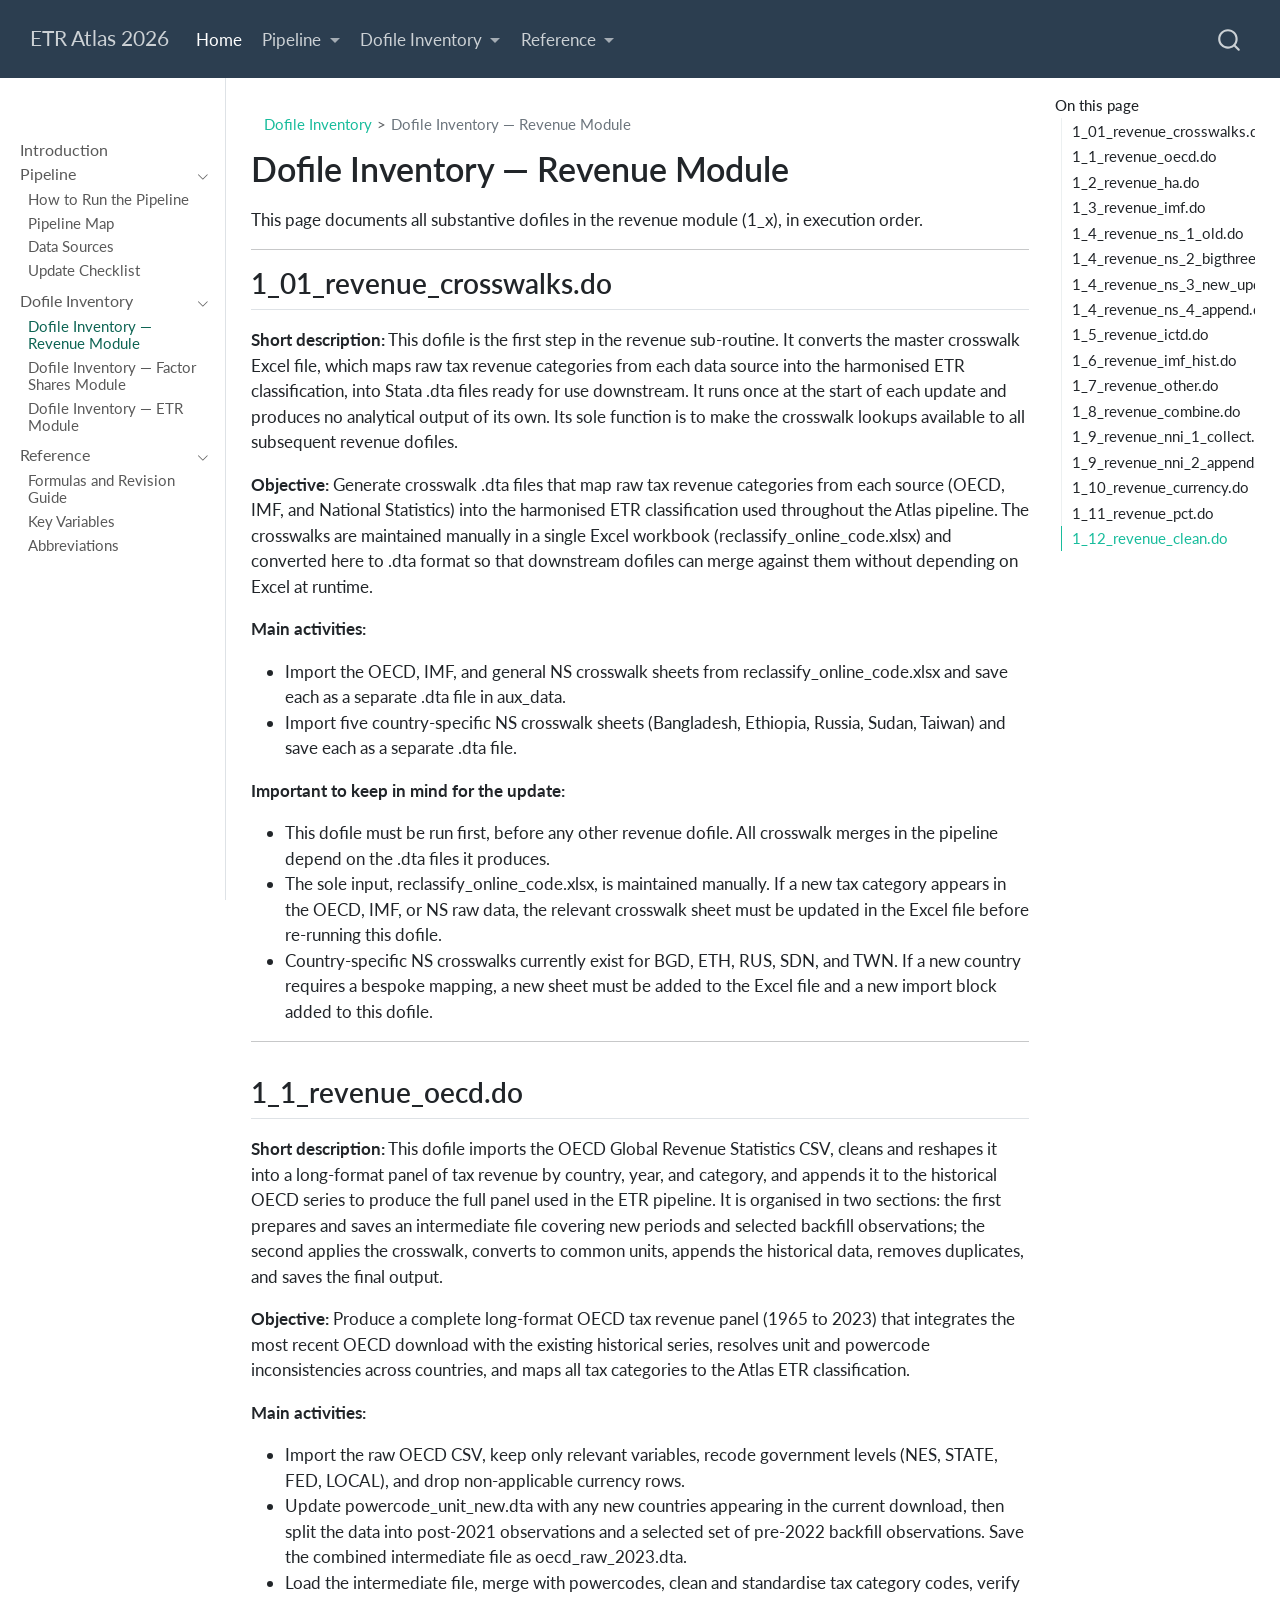
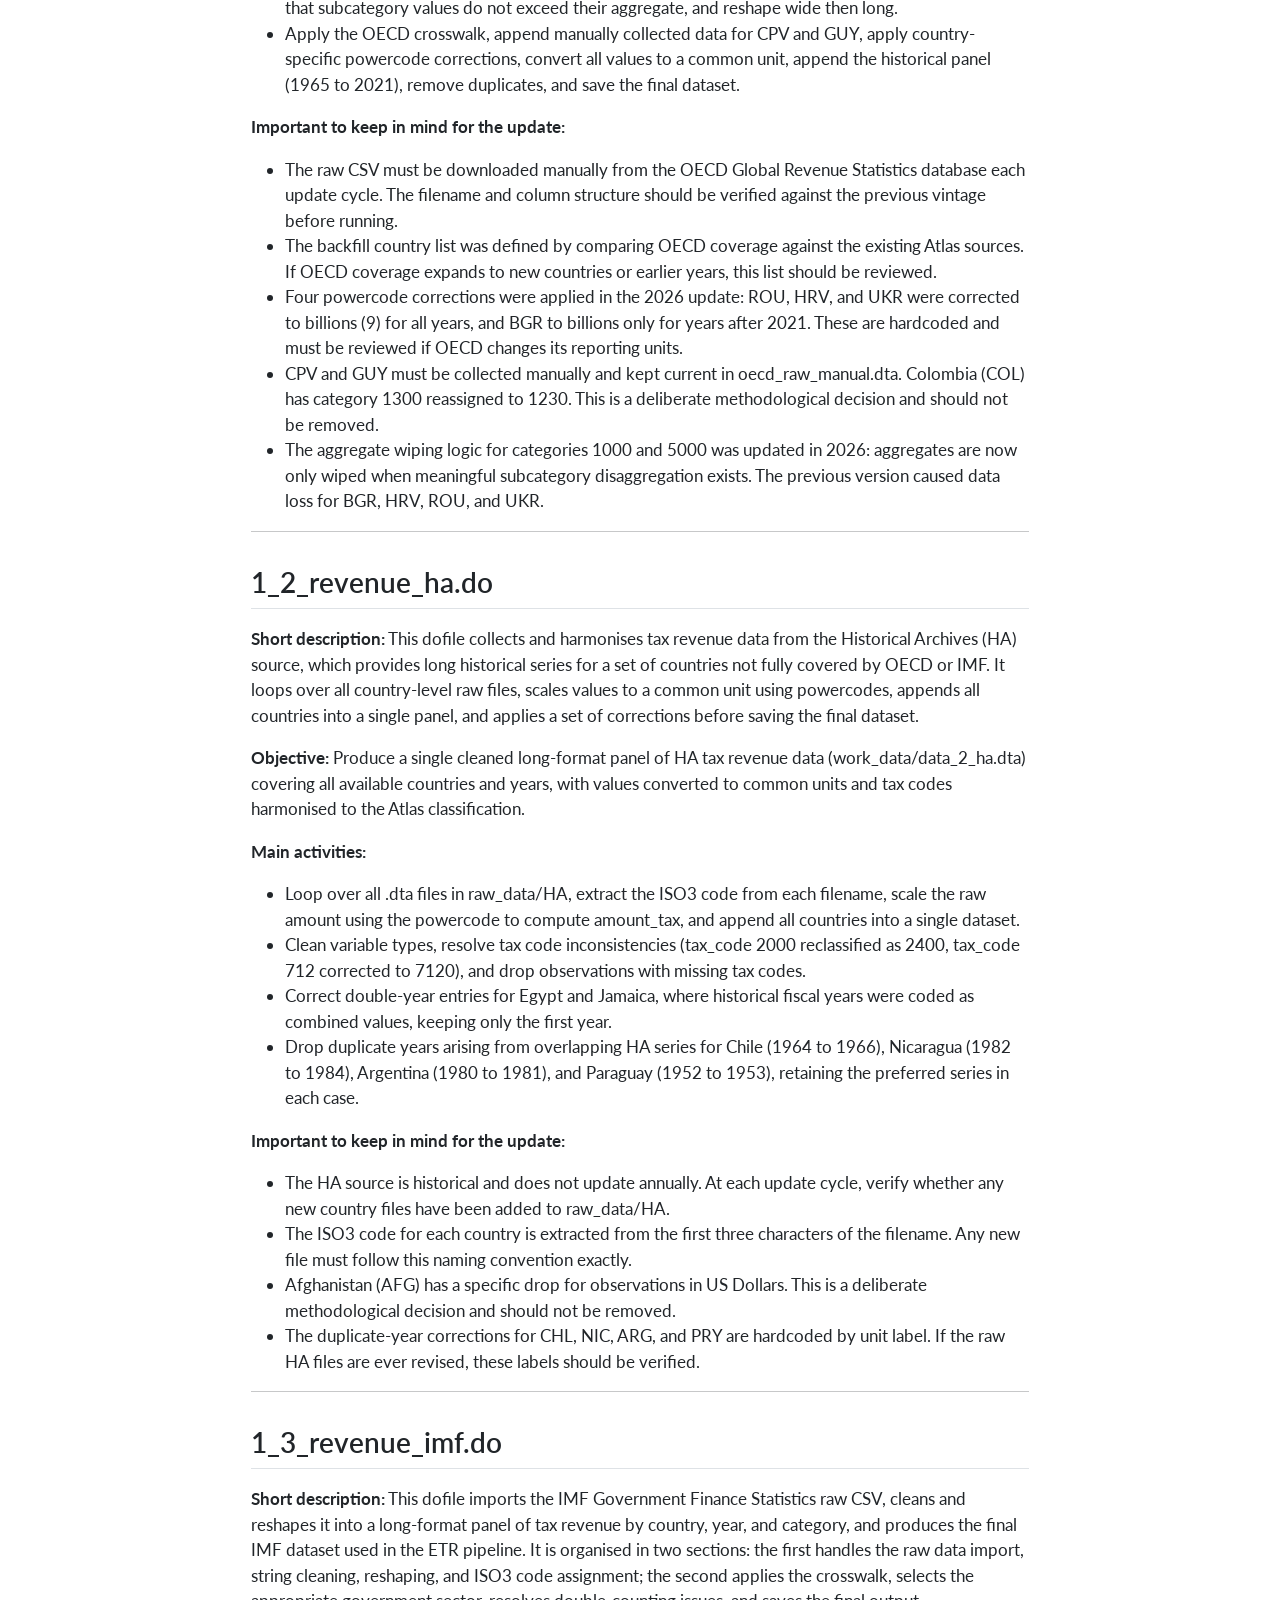
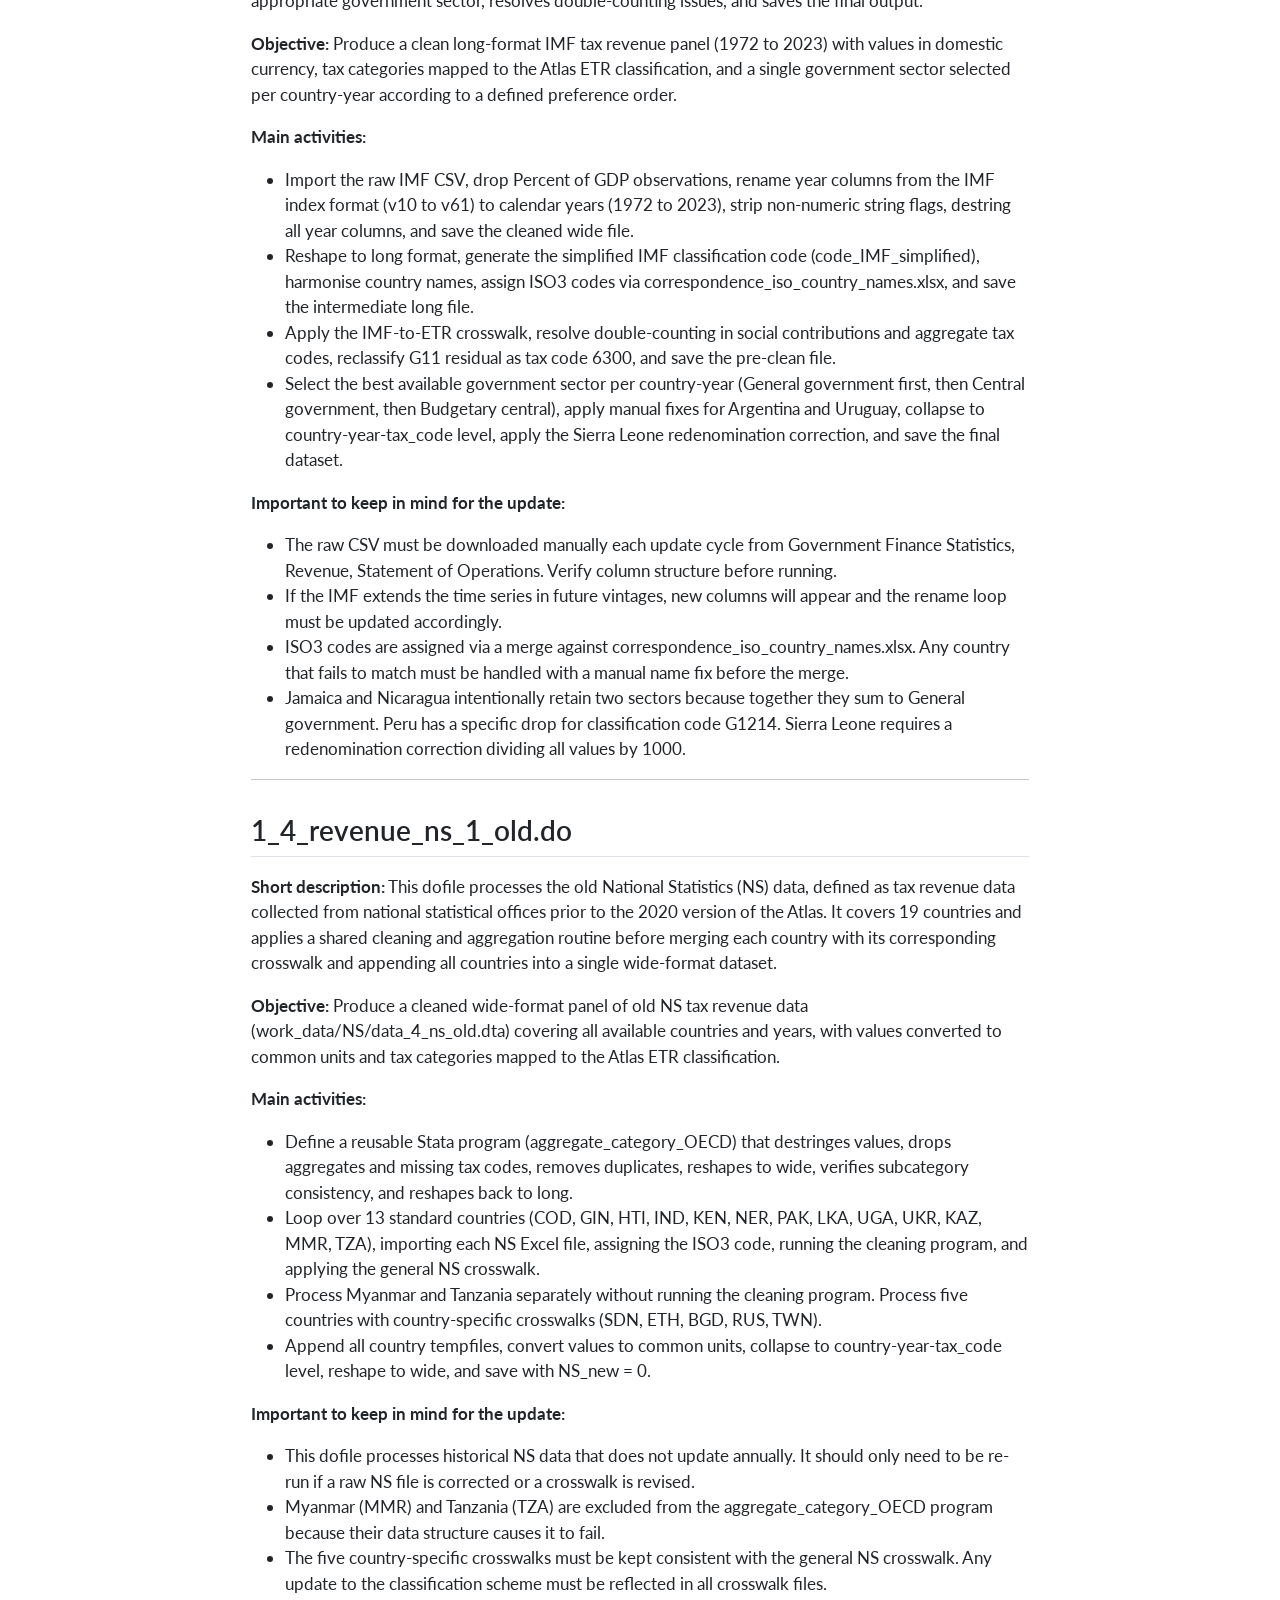
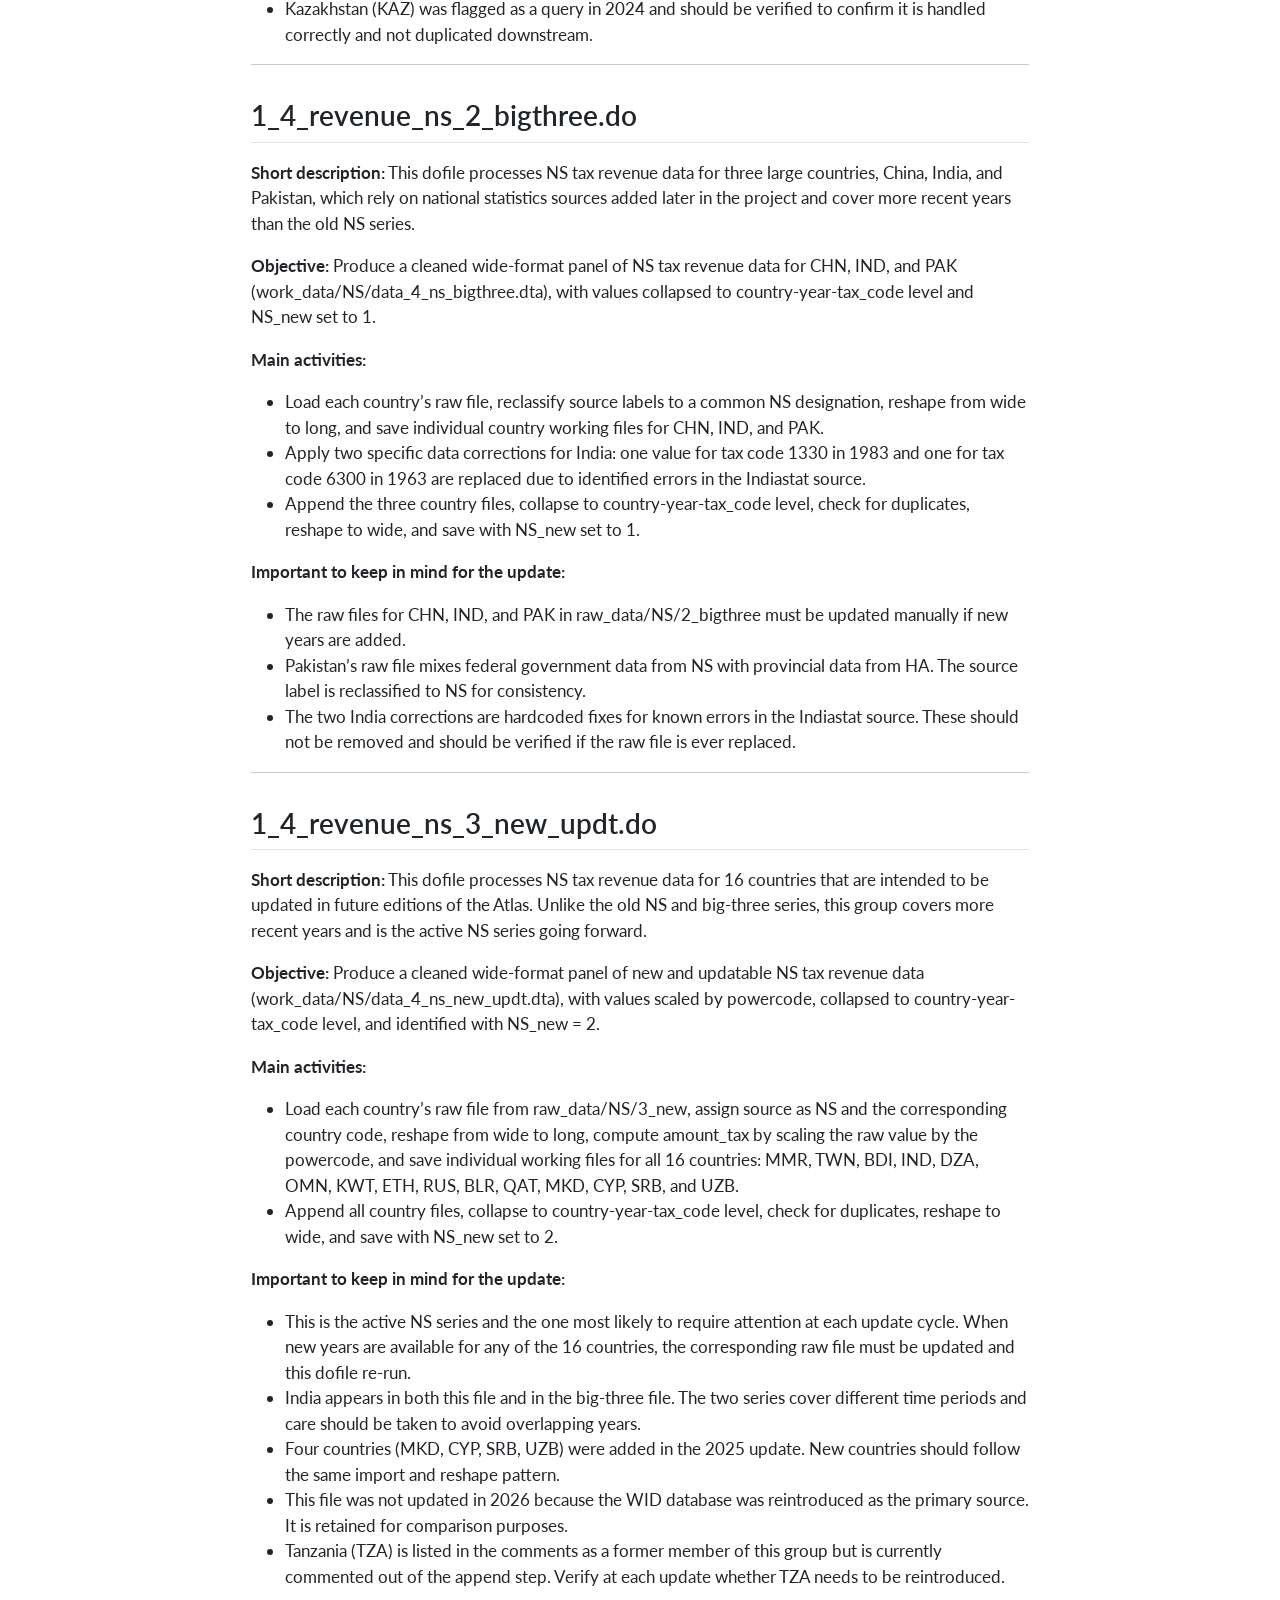
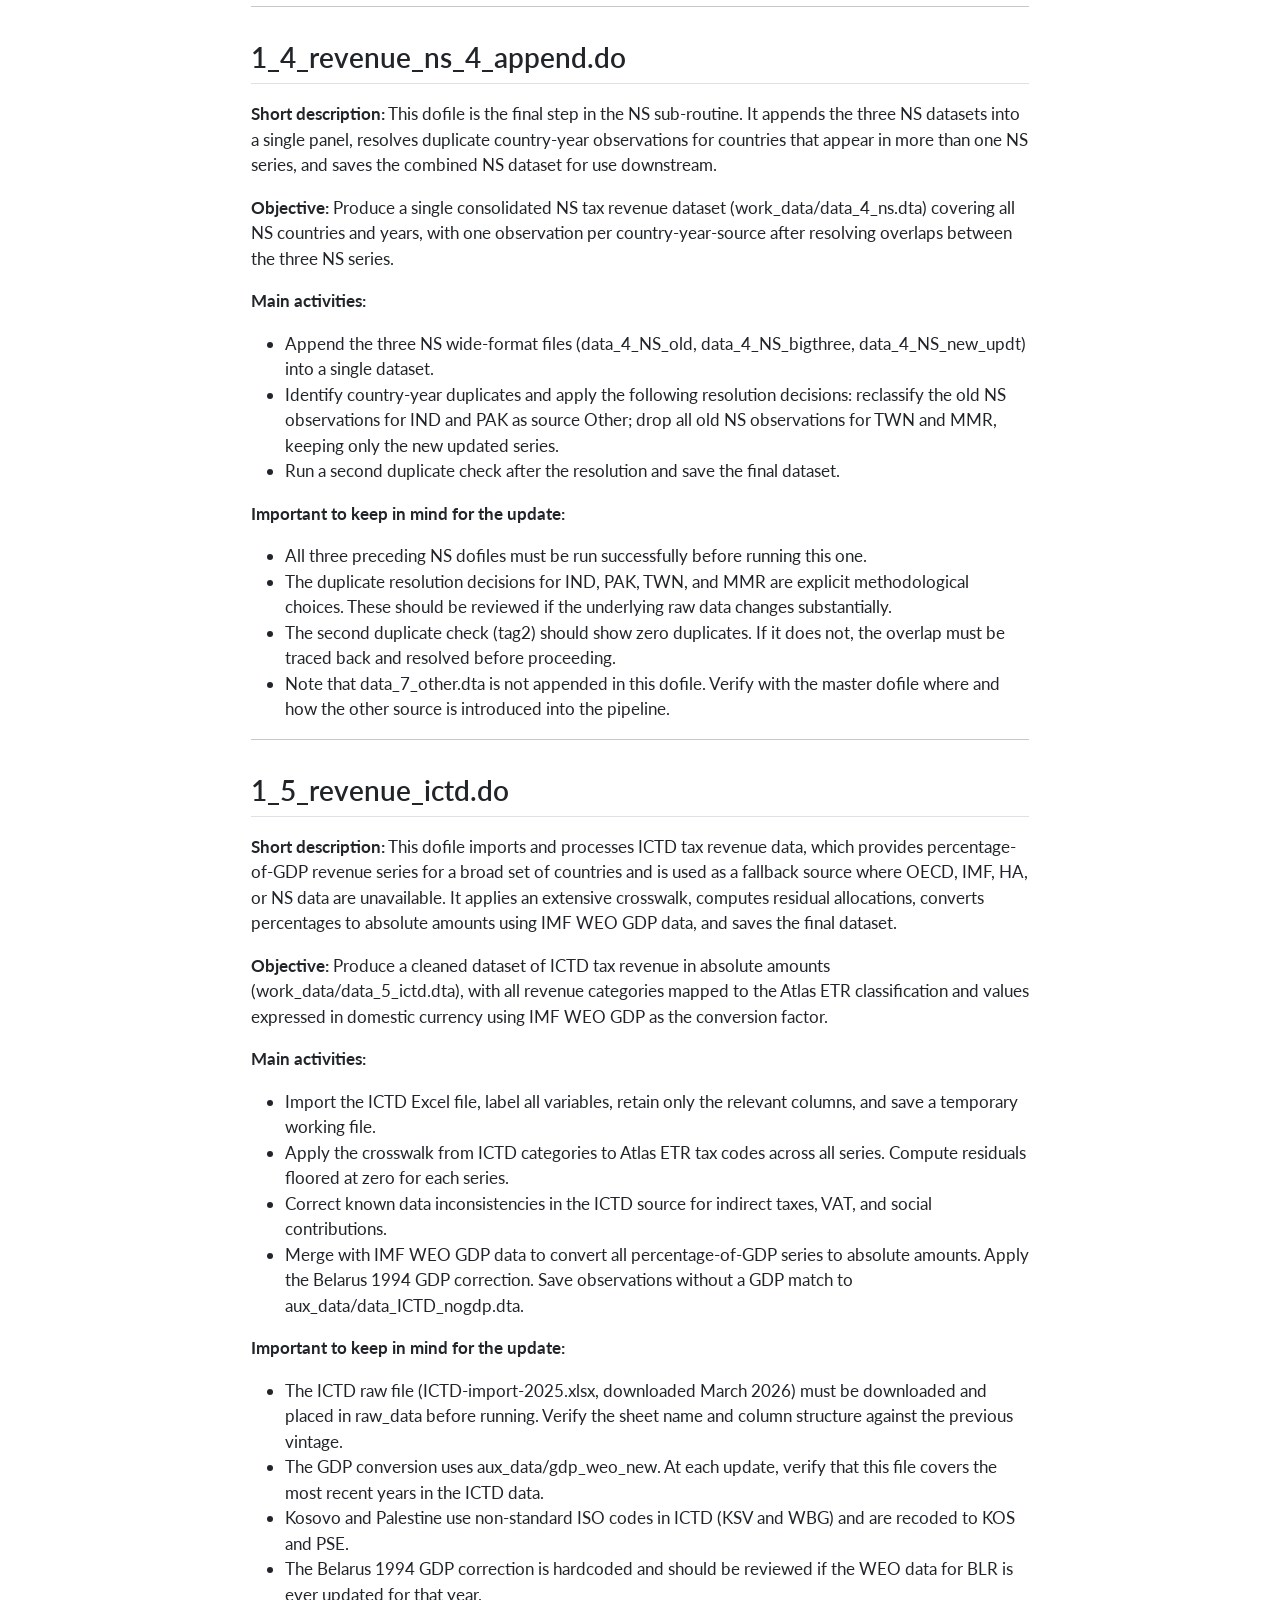
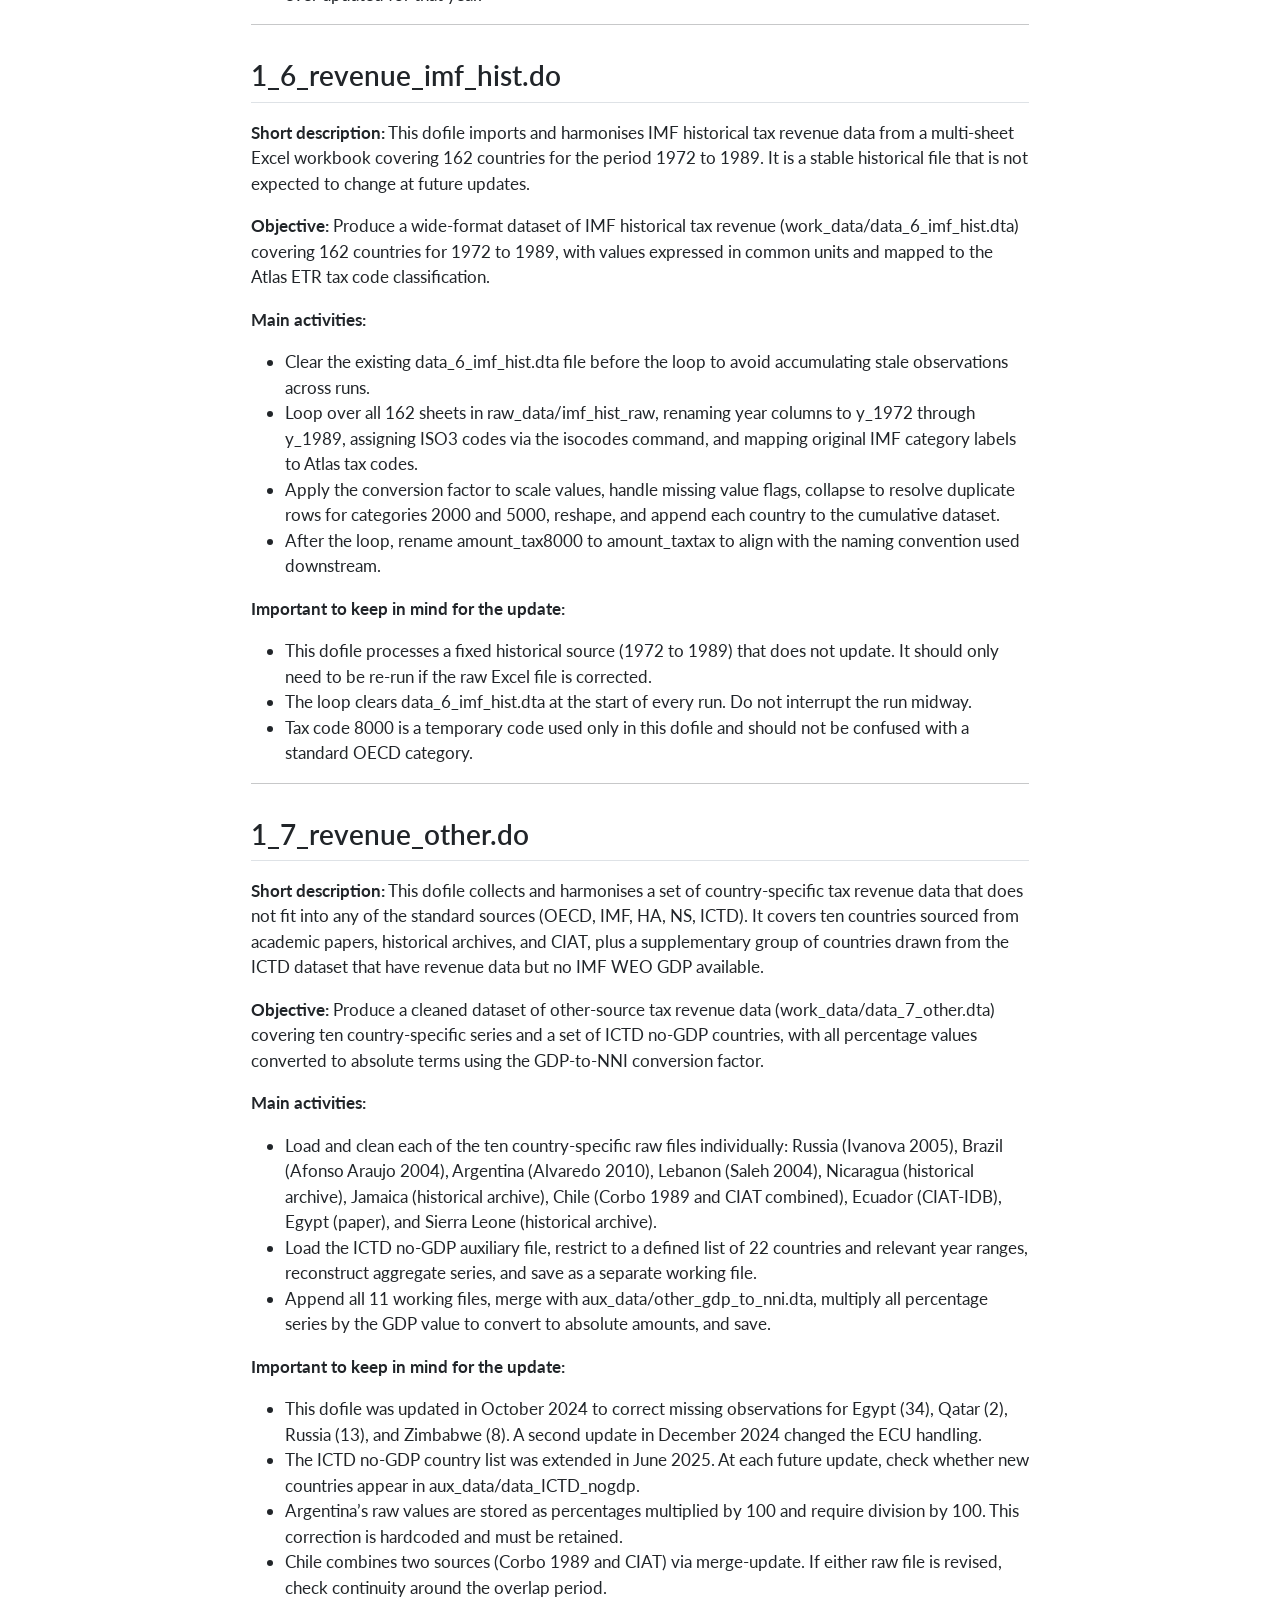
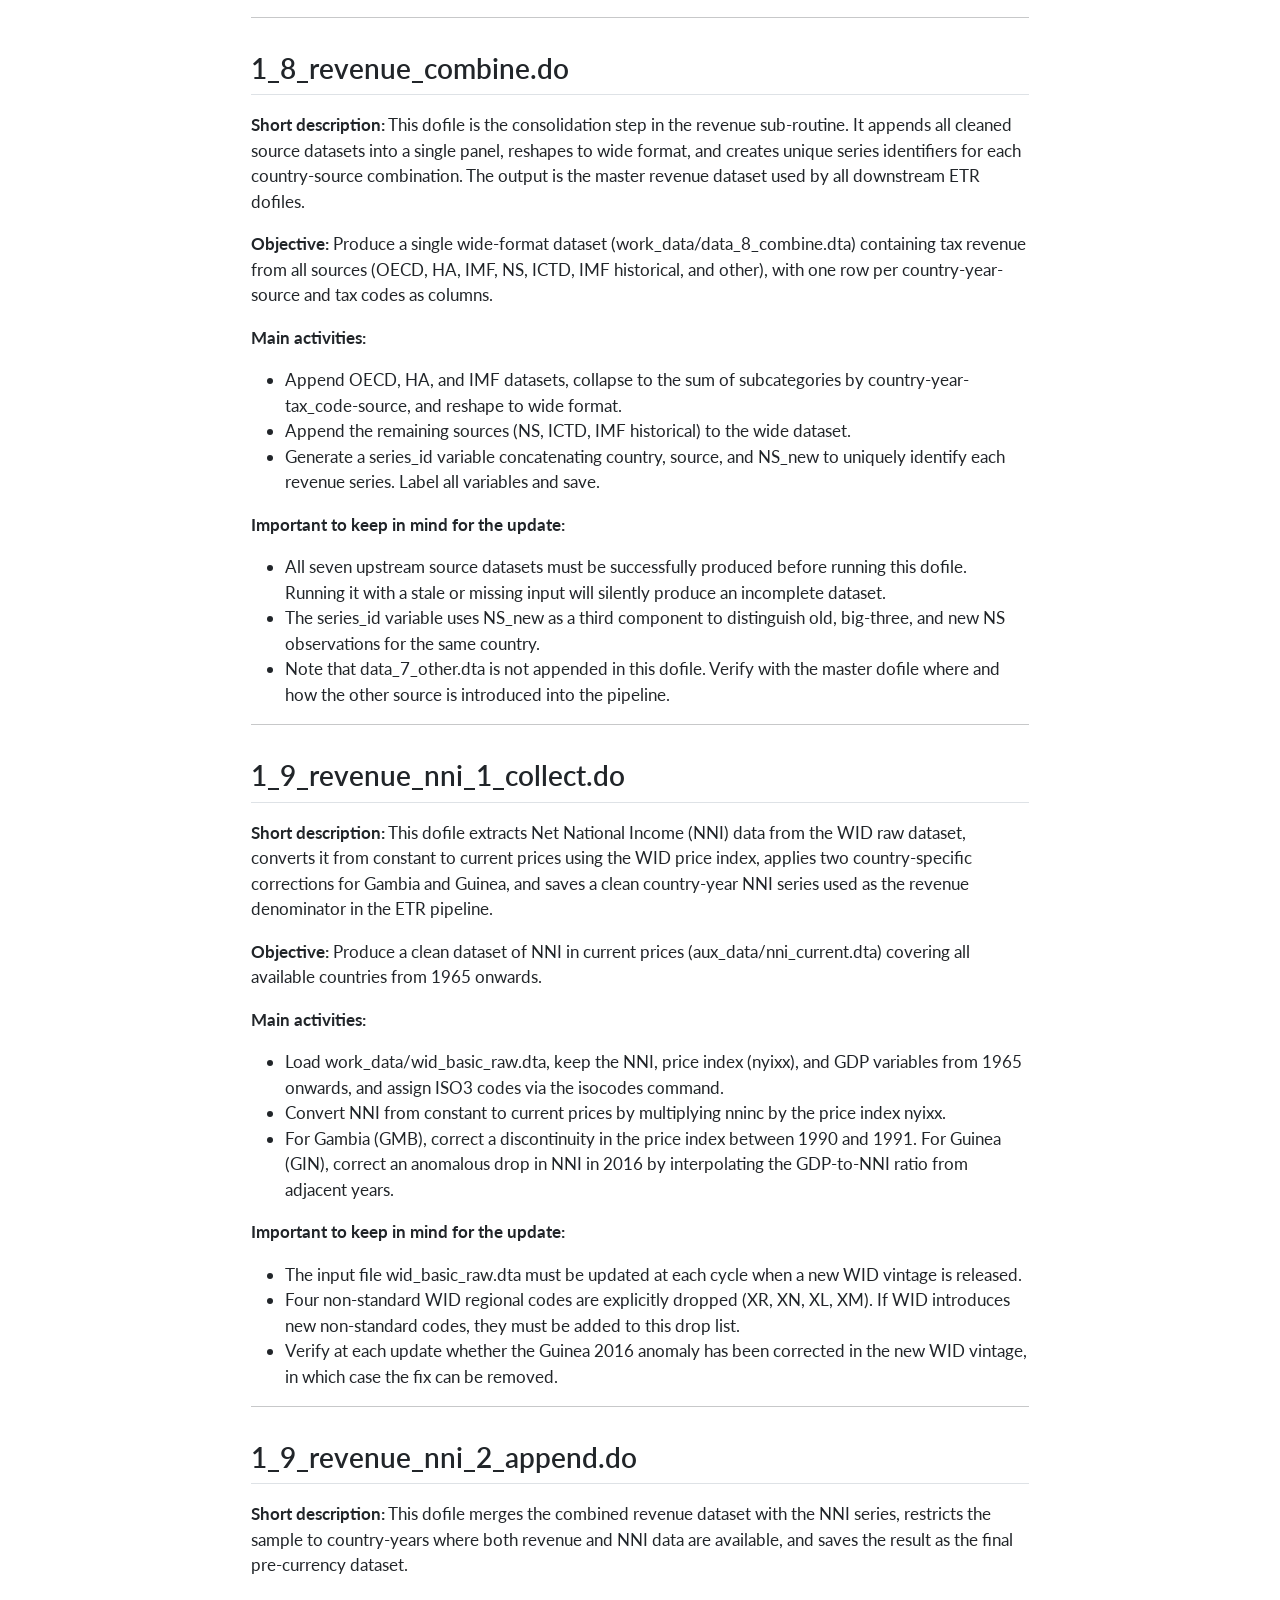
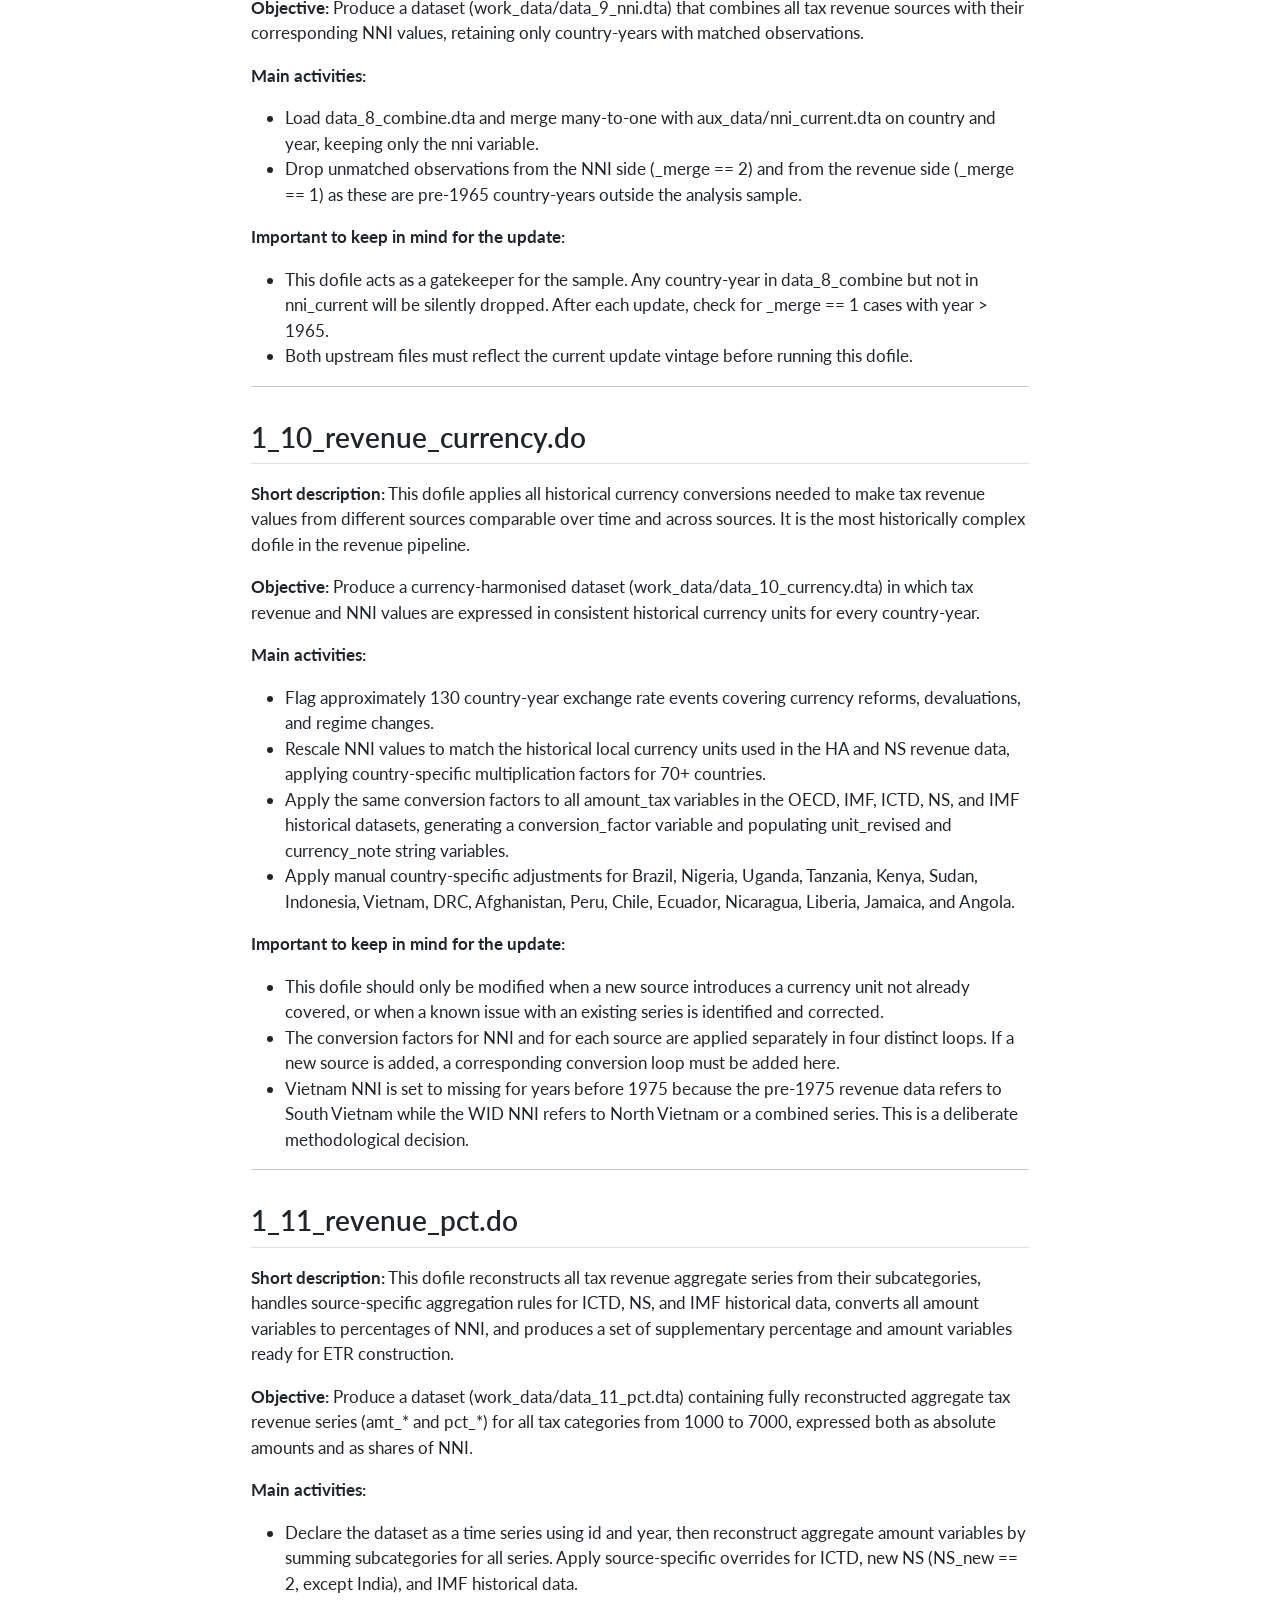
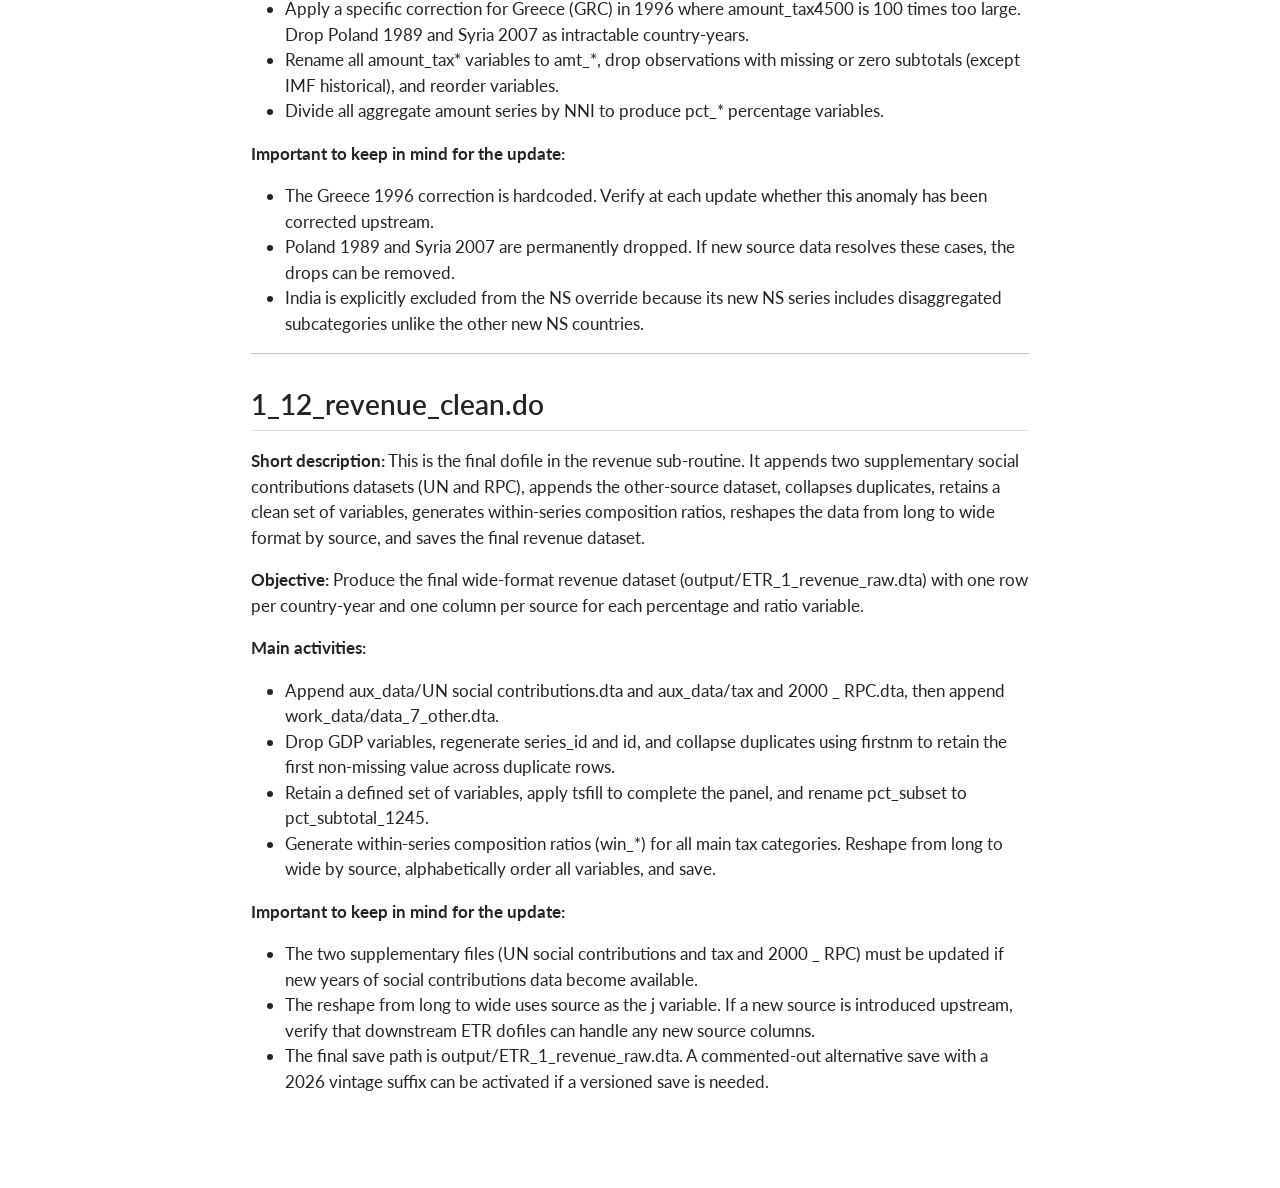
<file: docs/revenue.html>
<!DOCTYPE html>
<html xmlns="http://www.w3.org/1999/xhtml" lang="en" xml:lang="en"><head>

<meta charset="utf-8">
<meta name="generator" content="quarto-1.9.38">

<meta name="viewport" content="width=device-width, initial-scale=1.0, user-scalable=yes">


<title>Dofile Inventory — Revenue Module – ETR Atlas 2026</title>
<style>
/* Default styles provided by pandoc.
** See https://pandoc.org/MANUAL.html#variables-for-html for config info.
*/
code{white-space: pre-wrap;}
span.smallcaps{font-variant: small-caps;}
div.columns{display: flex; gap: min(4vw, 1.5em);}
div.column{flex: auto; overflow-x: auto;}
div.hanging-indent{margin-left: 1.5em; text-indent: -1.5em;}
ul.task-list{list-style: none;}
ul.task-list li input[type="checkbox"] {
  width: 0.8em;
  margin: 0 0.8em 0.2em -1em; /* quarto-specific, see https://github.com/quarto-dev/quarto-cli/issues/4556 */ 
  vertical-align: middle;
}
</style>


<script src="site_libs/quarto-nav/quarto-nav.js"></script>
<script src="site_libs/quarto-nav/headroom.min.js"></script>
<script src="site_libs/clipboard/clipboard.min.js"></script>
<script src="site_libs/quarto-search/autocomplete.umd.js"></script>
<script src="site_libs/quarto-search/fuse.min.js"></script>
<script src="site_libs/quarto-search/quarto-search.js"></script>
<meta name="quarto:offset" content="./">
<script src="site_libs/quarto-html/quarto.js" type="module"></script>
<script src="site_libs/quarto-html/tabsets/tabsets.js" type="module"></script>
<script src="site_libs/quarto-html/popper.min.js"></script>
<script src="site_libs/quarto-html/tippy.umd.min.js"></script>
<script src="site_libs/quarto-html/anchor.min.js"></script>
<link href="site_libs/quarto-html/tippy.css" rel="stylesheet">
<link href="site_libs/quarto-html/quarto-syntax-highlighting-de63f62b328812d8e578a4d74e282472.css" rel="stylesheet" id="quarto-text-highlighting-styles">
<script src="site_libs/bootstrap/bootstrap.min.js"></script>
<link href="site_libs/bootstrap/bootstrap-icons.css" rel="stylesheet">
<link href="site_libs/bootstrap/bootstrap-fd7a8af413f073a9aed129c24f141b63.min.css" rel="stylesheet" append-hash="true" id="quarto-bootstrap" data-mode="light">
<script id="quarto-search-options" type="application/json">{
  "location": "navbar",
  "copy-button": false,
  "collapse-after": 3,
  "panel-placement": "end",
  "type": "overlay",
  "limit": 50,
  "keyboard-shortcut": [
    "f",
    "/",
    "s"
  ],
  "show-item-context": false,
  "language": {
    "search-no-results-text": "No results",
    "search-matching-documents-text": "matching documents",
    "search-copy-link-title": "Copy link to search",
    "search-hide-matches-text": "Hide additional matches",
    "search-more-match-text": "more match in this document",
    "search-more-matches-text": "more matches in this document",
    "search-clear-button-title": "Clear",
    "search-text-placeholder": "",
    "search-detached-cancel-button-title": "Cancel",
    "search-submit-button-title": "Submit",
    "search-label": "Search"
  }
}</script>
<style>html{ scroll-behavior: smooth; }</style>


</head>

<body class="nav-sidebar docked nav-fixed quarto-light">

<div id="quarto-search-results"></div>
  <header id="quarto-header" class="headroom fixed-top">
    <nav class="navbar navbar-expand-lg " data-bs-theme="dark">
      <div class="navbar-container container-fluid">
      <div class="navbar-brand-container mx-auto">
    <a class="navbar-brand" href="./index.html">
    <span class="navbar-title">ETR Atlas 2026</span>
    </a>
  </div>
            <div id="quarto-search" class="" title="Search"></div>
          <button class="navbar-toggler" type="button" data-bs-toggle="collapse" data-bs-target="#navbarCollapse" aria-controls="navbarCollapse" role="menu" aria-expanded="false" aria-label="Toggle navigation" onclick="if (window.quartoToggleHeadroom) { window.quartoToggleHeadroom(); }">
  <span class="navbar-toggler-icon"></span>
</button>
          <div class="collapse navbar-collapse" id="navbarCollapse">
            <ul class="navbar-nav navbar-nav-scroll me-auto">
  <li class="nav-item">
    <a class="nav-link active" href="./index.html" aria-current="page"> 
<span class="menu-text">Home</span></a>
  </li>  
  <li class="nav-item dropdown ">
    <a class="nav-link dropdown-toggle" href="#" id="nav-menu-pipeline" role="link" data-bs-toggle="dropdown" aria-expanded="false">
 <span class="menu-text">Pipeline</span>
    </a>
    <ul class="dropdown-menu" aria-labelledby="nav-menu-pipeline">    
        <li>
    <a class="dropdown-item" href="./how-to-run.html">
 <span class="dropdown-text">How to Run</span></a>
  </li>  
        <li>
    <a class="dropdown-item" href="./pipeline-map.html">
 <span class="dropdown-text">Pipeline Map</span></a>
  </li>  
        <li>
    <a class="dropdown-item" href="./data-sources.html">
 <span class="dropdown-text">Data Sources</span></a>
  </li>  
        <li>
    <a class="dropdown-item" href="./update-checklist.html">
 <span class="dropdown-text">Update Checklist</span></a>
  </li>  
    </ul>
  </li>
  <li class="nav-item dropdown ">
    <a class="nav-link dropdown-toggle" href="#" id="nav-menu-dofile-inventory" role="link" data-bs-toggle="dropdown" aria-expanded="false">
 <span class="menu-text">Dofile Inventory</span>
    </a>
    <ul class="dropdown-menu" aria-labelledby="nav-menu-dofile-inventory">    
        <li>
    <a class="dropdown-item" href="./revenue.html">
 <span class="dropdown-text">Revenue Module</span></a>
  </li>  
        <li>
    <a class="dropdown-item" href="./factor-shares.html">
 <span class="dropdown-text">Factor Shares Module</span></a>
  </li>  
        <li>
    <a class="dropdown-item" href="./etr-module.html">
 <span class="dropdown-text">ETR Module</span></a>
  </li>  
    </ul>
  </li>
  <li class="nav-item dropdown ">
    <a class="nav-link dropdown-toggle" href="#" id="nav-menu-reference" role="link" data-bs-toggle="dropdown" aria-expanded="false">
 <span class="menu-text">Reference</span>
    </a>
    <ul class="dropdown-menu" aria-labelledby="nav-menu-reference">    
        <li>
    <a class="dropdown-item" href="./formulas.html">
 <span class="dropdown-text">Formulas and Revision Guide</span></a>
  </li>  
        <li>
    <a class="dropdown-item" href="./variables.html">
 <span class="dropdown-text">Key Variables</span></a>
  </li>  
        <li>
    <a class="dropdown-item" href="./abbreviations.html">
 <span class="dropdown-text">Abbreviations</span></a>
  </li>  
    </ul>
  </li>
</ul>
          </div> <!-- /navcollapse -->
            <div class="quarto-navbar-tools">
</div>
      </div> <!-- /container-fluid -->
    </nav>
  <nav class="quarto-secondary-nav">
    <div class="container-fluid d-flex">
      <button type="button" class="quarto-btn-toggle btn" data-bs-toggle="collapse" role="button" data-bs-target=".quarto-sidebar-collapse-item" aria-controls="quarto-sidebar" aria-expanded="false" aria-label="Toggle sidebar navigation" onclick="if (window.quartoToggleHeadroom) { window.quartoToggleHeadroom(); }">
        <i class="bi bi-layout-text-sidebar-reverse"></i>
      </button>
        <nav class="quarto-page-breadcrumbs" aria-label="breadcrumb"><ol class="breadcrumb"><li class="breadcrumb-item"><a href="./revenue.html">Dofile Inventory</a></li><li class="breadcrumb-item"><a href="./revenue.html">Dofile Inventory — Revenue Module</a></li></ol></nav>
        <a class="flex-grow-1" role="navigation" data-bs-toggle="collapse" data-bs-target=".quarto-sidebar-collapse-item" aria-controls="quarto-sidebar" aria-expanded="false" aria-label="Toggle sidebar navigation" onclick="if (window.quartoToggleHeadroom) { window.quartoToggleHeadroom(); }">      
        </a>
      <button type="button" class="btn quarto-search-button" aria-label="Search" onclick="window.quartoOpenSearch();">
        <i class="bi bi-search"></i>
      </button>
    </div>
  </nav>
</header>
<!-- content -->
<div id="quarto-content" class="quarto-container page-columns page-rows-contents page-layout-article page-navbar">
<!-- sidebar -->
  <nav id="quarto-sidebar" class="sidebar collapse collapse-horizontal quarto-sidebar-collapse-item sidebar-navigation docked overflow-auto">
        <div class="mt-2 flex-shrink-0 align-items-center">
        <div class="sidebar-search">
        <div id="quarto-search" class="" title="Search"></div>
        </div>
        </div>
    <div class="sidebar-menu-container"> 
    <ul class="list-unstyled mt-1">
        <li class="sidebar-item">
  <div class="sidebar-item-container"> 
  <a href="./index.html" class="sidebar-item-text sidebar-link">
 <span class="menu-text">Introduction</span></a>
  </div>
</li>
        <li class="sidebar-item sidebar-item-section">
      <div class="sidebar-item-container"> 
            <a class="sidebar-item-text sidebar-link text-start" data-bs-toggle="collapse" data-bs-target="#quarto-sidebar-section-1" role="navigation" aria-expanded="true">
 <span class="menu-text">Pipeline</span></a>
          <a class="sidebar-item-toggle text-start" data-bs-toggle="collapse" data-bs-target="#quarto-sidebar-section-1" role="navigation" aria-expanded="true" aria-label="Toggle section">
            <i class="bi bi-chevron-right ms-2"></i>
          </a> 
      </div>
      <ul id="quarto-sidebar-section-1" class="collapse list-unstyled sidebar-section depth1 show">  
          <li class="sidebar-item">
  <div class="sidebar-item-container"> 
  <a href="./how-to-run.html" class="sidebar-item-text sidebar-link">
 <span class="menu-text">How to Run the Pipeline</span></a>
  </div>
</li>
          <li class="sidebar-item">
  <div class="sidebar-item-container"> 
  <a href="./pipeline-map.html" class="sidebar-item-text sidebar-link">
 <span class="menu-text">Pipeline Map</span></a>
  </div>
</li>
          <li class="sidebar-item">
  <div class="sidebar-item-container"> 
  <a href="./data-sources.html" class="sidebar-item-text sidebar-link">
 <span class="menu-text">Data Sources</span></a>
  </div>
</li>
          <li class="sidebar-item">
  <div class="sidebar-item-container"> 
  <a href="./update-checklist.html" class="sidebar-item-text sidebar-link">
 <span class="menu-text">Update Checklist</span></a>
  </div>
</li>
      </ul>
  </li>
        <li class="sidebar-item sidebar-item-section">
      <div class="sidebar-item-container"> 
            <a class="sidebar-item-text sidebar-link text-start" data-bs-toggle="collapse" data-bs-target="#quarto-sidebar-section-2" role="navigation" aria-expanded="true">
 <span class="menu-text">Dofile Inventory</span></a>
          <a class="sidebar-item-toggle text-start" data-bs-toggle="collapse" data-bs-target="#quarto-sidebar-section-2" role="navigation" aria-expanded="true" aria-label="Toggle section">
            <i class="bi bi-chevron-right ms-2"></i>
          </a> 
      </div>
      <ul id="quarto-sidebar-section-2" class="collapse list-unstyled sidebar-section depth1 show">  
          <li class="sidebar-item">
  <div class="sidebar-item-container"> 
  <a href="./revenue.html" class="sidebar-item-text sidebar-link active">
 <span class="menu-text">Dofile Inventory — Revenue Module</span></a>
  </div>
</li>
          <li class="sidebar-item">
  <div class="sidebar-item-container"> 
  <a href="./factor-shares.html" class="sidebar-item-text sidebar-link">
 <span class="menu-text">Dofile Inventory — Factor Shares Module</span></a>
  </div>
</li>
          <li class="sidebar-item">
  <div class="sidebar-item-container"> 
  <a href="./etr-module.html" class="sidebar-item-text sidebar-link">
 <span class="menu-text">Dofile Inventory — ETR Module</span></a>
  </div>
</li>
      </ul>
  </li>
        <li class="sidebar-item sidebar-item-section">
      <div class="sidebar-item-container"> 
            <a class="sidebar-item-text sidebar-link text-start" data-bs-toggle="collapse" data-bs-target="#quarto-sidebar-section-3" role="navigation" aria-expanded="true">
 <span class="menu-text">Reference</span></a>
          <a class="sidebar-item-toggle text-start" data-bs-toggle="collapse" data-bs-target="#quarto-sidebar-section-3" role="navigation" aria-expanded="true" aria-label="Toggle section">
            <i class="bi bi-chevron-right ms-2"></i>
          </a> 
      </div>
      <ul id="quarto-sidebar-section-3" class="collapse list-unstyled sidebar-section depth1 show">  
          <li class="sidebar-item">
  <div class="sidebar-item-container"> 
  <a href="./formulas.html" class="sidebar-item-text sidebar-link">
 <span class="menu-text">Formulas and Revision Guide</span></a>
  </div>
</li>
          <li class="sidebar-item">
  <div class="sidebar-item-container"> 
  <a href="./variables.html" class="sidebar-item-text sidebar-link">
 <span class="menu-text">Key Variables</span></a>
  </div>
</li>
          <li class="sidebar-item">
  <div class="sidebar-item-container"> 
  <a href="./abbreviations.html" class="sidebar-item-text sidebar-link">
 <span class="menu-text">Abbreviations</span></a>
  </div>
</li>
      </ul>
  </li>
    </ul>
    </div>
</nav>
<div id="quarto-sidebar-glass" class="quarto-sidebar-collapse-item" data-bs-toggle="collapse" data-bs-target=".quarto-sidebar-collapse-item"></div>
<!-- margin-sidebar -->
    <div id="quarto-margin-sidebar" class="sidebar margin-sidebar">
        <nav id="TOC" role="doc-toc" class="toc-active">
    <h2 id="toc-title">On this page</h2>
   
  <ul>
  <li><a href="#revenue_crosswalks.do" id="toc-revenue_crosswalks.do" class="nav-link active" data-scroll-target="#revenue_crosswalks.do">1_01_revenue_crosswalks.do</a></li>
  <li><a href="#revenue_oecd.do" id="toc-revenue_oecd.do" class="nav-link" data-scroll-target="#revenue_oecd.do">1_1_revenue_oecd.do</a></li>
  <li><a href="#revenue_ha.do" id="toc-revenue_ha.do" class="nav-link" data-scroll-target="#revenue_ha.do">1_2_revenue_ha.do</a></li>
  <li><a href="#revenue_imf.do" id="toc-revenue_imf.do" class="nav-link" data-scroll-target="#revenue_imf.do">1_3_revenue_imf.do</a></li>
  <li><a href="#revenue_ns_1_old.do" id="toc-revenue_ns_1_old.do" class="nav-link" data-scroll-target="#revenue_ns_1_old.do">1_4_revenue_ns_1_old.do</a></li>
  <li><a href="#revenue_ns_2_bigthree.do" id="toc-revenue_ns_2_bigthree.do" class="nav-link" data-scroll-target="#revenue_ns_2_bigthree.do">1_4_revenue_ns_2_bigthree.do</a></li>
  <li><a href="#revenue_ns_3_new_updt.do" id="toc-revenue_ns_3_new_updt.do" class="nav-link" data-scroll-target="#revenue_ns_3_new_updt.do">1_4_revenue_ns_3_new_updt.do</a></li>
  <li><a href="#revenue_ns_4_append.do" id="toc-revenue_ns_4_append.do" class="nav-link" data-scroll-target="#revenue_ns_4_append.do">1_4_revenue_ns_4_append.do</a></li>
  <li><a href="#revenue_ictd.do" id="toc-revenue_ictd.do" class="nav-link" data-scroll-target="#revenue_ictd.do">1_5_revenue_ictd.do</a></li>
  <li><a href="#revenue_imf_hist.do" id="toc-revenue_imf_hist.do" class="nav-link" data-scroll-target="#revenue_imf_hist.do">1_6_revenue_imf_hist.do</a></li>
  <li><a href="#revenue_other.do" id="toc-revenue_other.do" class="nav-link" data-scroll-target="#revenue_other.do">1_7_revenue_other.do</a></li>
  <li><a href="#revenue_combine.do" id="toc-revenue_combine.do" class="nav-link" data-scroll-target="#revenue_combine.do">1_8_revenue_combine.do</a></li>
  <li><a href="#revenue_nni_1_collect.do" id="toc-revenue_nni_1_collect.do" class="nav-link" data-scroll-target="#revenue_nni_1_collect.do">1_9_revenue_nni_1_collect.do</a></li>
  <li><a href="#revenue_nni_2_append.do" id="toc-revenue_nni_2_append.do" class="nav-link" data-scroll-target="#revenue_nni_2_append.do">1_9_revenue_nni_2_append.do</a></li>
  <li><a href="#revenue_currency.do" id="toc-revenue_currency.do" class="nav-link" data-scroll-target="#revenue_currency.do">1_10_revenue_currency.do</a></li>
  <li><a href="#revenue_pct.do" id="toc-revenue_pct.do" class="nav-link" data-scroll-target="#revenue_pct.do">1_11_revenue_pct.do</a></li>
  <li><a href="#revenue_clean.do" id="toc-revenue_clean.do" class="nav-link" data-scroll-target="#revenue_clean.do">1_12_revenue_clean.do</a></li>
  </ul>
</nav>
    </div>
<!-- main -->
<main class="content" id="quarto-document-content">

<header id="title-block-header" class="quarto-title-block default"><nav class="quarto-page-breadcrumbs quarto-title-breadcrumbs d-none d-lg-block" aria-label="breadcrumb"><ol class="breadcrumb"><li class="breadcrumb-item"><a href="./revenue.html">Dofile Inventory</a></li><li class="breadcrumb-item"><a href="./revenue.html">Dofile Inventory — Revenue Module</a></li></ol></nav>
<div class="quarto-title">
<h1 class="title">Dofile Inventory — Revenue Module</h1>
</div>



<div class="quarto-title-meta">

    
  
    
  </div>
  


</header>


<p>This page documents all substantive dofiles in the revenue module (1_x), in execution order.</p>
<hr>
<section id="revenue_crosswalks.do" class="level2">
<h2 class="anchored" data-anchor-id="revenue_crosswalks.do">1_01_revenue_crosswalks.do</h2>
<p><strong>Short description:</strong> This dofile is the first step in the revenue sub-routine. It converts the master crosswalk Excel file, which maps raw tax revenue categories from each data source into the harmonised ETR classification, into Stata .dta files ready for use downstream. It runs once at the start of each update and produces no analytical output of its own. Its sole function is to make the crosswalk lookups available to all subsequent revenue dofiles.</p>
<p><strong>Objective:</strong> Generate crosswalk .dta files that map raw tax revenue categories from each source (OECD, IMF, and National Statistics) into the harmonised ETR classification used throughout the Atlas pipeline. The crosswalks are maintained manually in a single Excel workbook (reclassify_online_code.xlsx) and converted here to .dta format so that downstream dofiles can merge against them without depending on Excel at runtime.</p>
<p><strong>Main activities:</strong></p>
<ul>
<li>Import the OECD, IMF, and general NS crosswalk sheets from reclassify_online_code.xlsx and save each as a separate .dta file in aux_data.</li>
<li>Import five country-specific NS crosswalk sheets (Bangladesh, Ethiopia, Russia, Sudan, Taiwan) and save each as a separate .dta file.</li>
</ul>
<p><strong>Important to keep in mind for the update:</strong></p>
<ul>
<li>This dofile must be run first, before any other revenue dofile. All crosswalk merges in the pipeline depend on the .dta files it produces.</li>
<li>The sole input, reclassify_online_code.xlsx, is maintained manually. If a new tax category appears in the OECD, IMF, or NS raw data, the relevant crosswalk sheet must be updated in the Excel file before re-running this dofile.</li>
<li>Country-specific NS crosswalks currently exist for BGD, ETH, RUS, SDN, and TWN. If a new country requires a bespoke mapping, a new sheet must be added to the Excel file and a new import block added to this dofile.</li>
</ul>
<hr>
</section>
<section id="revenue_oecd.do" class="level2">
<h2 class="anchored" data-anchor-id="revenue_oecd.do">1_1_revenue_oecd.do</h2>
<p><strong>Short description:</strong> This dofile imports the OECD Global Revenue Statistics CSV, cleans and reshapes it into a long-format panel of tax revenue by country, year, and category, and appends it to the historical OECD series to produce the full panel used in the ETR pipeline. It is organised in two sections: the first prepares and saves an intermediate file covering new periods and selected backfill observations; the second applies the crosswalk, converts to common units, appends the historical data, removes duplicates, and saves the final output.</p>
<p><strong>Objective:</strong> Produce a complete long-format OECD tax revenue panel (1965 to 2023) that integrates the most recent OECD download with the existing historical series, resolves unit and powercode inconsistencies across countries, and maps all tax categories to the Atlas ETR classification.</p>
<p><strong>Main activities:</strong></p>
<ul>
<li>Import the raw OECD CSV, keep only relevant variables, recode government levels (NES, STATE, FED, LOCAL), and drop non-applicable currency rows.</li>
<li>Update powercode_unit_new.dta with any new countries appearing in the current download, then split the data into post-2021 observations and a selected set of pre-2022 backfill observations. Save the combined intermediate file as oecd_raw_2023.dta.</li>
<li>Load the intermediate file, merge with powercodes, clean and standardise tax category codes, verify that subcategory values do not exceed their aggregate, and reshape wide then long.</li>
<li>Apply the OECD crosswalk, append manually collected data for CPV and GUY, apply country-specific powercode corrections, convert all values to a common unit, append the historical panel (1965 to 2021), remove duplicates, and save the final dataset.</li>
</ul>
<p><strong>Important to keep in mind for the update:</strong></p>
<ul>
<li>The raw CSV must be downloaded manually from the OECD Global Revenue Statistics database each update cycle. The filename and column structure should be verified against the previous vintage before running.</li>
<li>The backfill country list was defined by comparing OECD coverage against the existing Atlas sources. If OECD coverage expands to new countries or earlier years, this list should be reviewed.</li>
<li>Four powercode corrections were applied in the 2026 update: ROU, HRV, and UKR were corrected to billions (9) for all years, and BGR to billions only for years after 2021. These are hardcoded and must be reviewed if OECD changes its reporting units.</li>
<li>CPV and GUY must be collected manually and kept current in oecd_raw_manual.dta. Colombia (COL) has category 1300 reassigned to 1230. This is a deliberate methodological decision and should not be removed.</li>
<li>The aggregate wiping logic for categories 1000 and 5000 was updated in 2026: aggregates are now only wiped when meaningful subcategory disaggregation exists. The previous version caused data loss for BGR, HRV, ROU, and UKR.</li>
</ul>
<hr>
</section>
<section id="revenue_ha.do" class="level2">
<h2 class="anchored" data-anchor-id="revenue_ha.do">1_2_revenue_ha.do</h2>
<p><strong>Short description:</strong> This dofile collects and harmonises tax revenue data from the Historical Archives (HA) source, which provides long historical series for a set of countries not fully covered by OECD or IMF. It loops over all country-level raw files, scales values to a common unit using powercodes, appends all countries into a single panel, and applies a set of corrections before saving the final dataset.</p>
<p><strong>Objective:</strong> Produce a single cleaned long-format panel of HA tax revenue data (work_data/data_2_ha.dta) covering all available countries and years, with values converted to common units and tax codes harmonised to the Atlas classification.</p>
<p><strong>Main activities:</strong></p>
<ul>
<li>Loop over all .dta files in raw_data/HA, extract the ISO3 code from each filename, scale the raw amount using the powercode to compute amount_tax, and append all countries into a single dataset.</li>
<li>Clean variable types, resolve tax code inconsistencies (tax_code 2000 reclassified as 2400, tax_code 712 corrected to 7120), and drop observations with missing tax codes.</li>
<li>Correct double-year entries for Egypt and Jamaica, where historical fiscal years were coded as combined values, keeping only the first year.</li>
<li>Drop duplicate years arising from overlapping HA series for Chile (1964 to 1966), Nicaragua (1982 to 1984), Argentina (1980 to 1981), and Paraguay (1952 to 1953), retaining the preferred series in each case.</li>
</ul>
<p><strong>Important to keep in mind for the update:</strong></p>
<ul>
<li>The HA source is historical and does not update annually. At each update cycle, verify whether any new country files have been added to raw_data/HA.</li>
<li>The ISO3 code for each country is extracted from the first three characters of the filename. Any new file must follow this naming convention exactly.</li>
<li>Afghanistan (AFG) has a specific drop for observations in US Dollars. This is a deliberate methodological decision and should not be removed.</li>
<li>The duplicate-year corrections for CHL, NIC, ARG, and PRY are hardcoded by unit label. If the raw HA files are ever revised, these labels should be verified.</li>
</ul>
<hr>
</section>
<section id="revenue_imf.do" class="level2">
<h2 class="anchored" data-anchor-id="revenue_imf.do">1_3_revenue_imf.do</h2>
<p><strong>Short description:</strong> This dofile imports the IMF Government Finance Statistics raw CSV, cleans and reshapes it into a long-format panel of tax revenue by country, year, and category, and produces the final IMF dataset used in the ETR pipeline. It is organised in two sections: the first handles the raw data import, string cleaning, reshaping, and ISO3 code assignment; the second applies the crosswalk, selects the appropriate government sector, resolves double-counting issues, and saves the final output.</p>
<p><strong>Objective:</strong> Produce a clean long-format IMF tax revenue panel (1972 to 2023) with values in domestic currency, tax categories mapped to the Atlas ETR classification, and a single government sector selected per country-year according to a defined preference order.</p>
<p><strong>Main activities:</strong></p>
<ul>
<li>Import the raw IMF CSV, drop Percent of GDP observations, rename year columns from the IMF index format (v10 to v61) to calendar years (1972 to 2023), strip non-numeric string flags, destring all year columns, and save the cleaned wide file.</li>
<li>Reshape to long format, generate the simplified IMF classification code (code_IMF_simplified), harmonise country names, assign ISO3 codes via correspondence_iso_country_names.xlsx, and save the intermediate long file.</li>
<li>Apply the IMF-to-ETR crosswalk, resolve double-counting in social contributions and aggregate tax codes, reclassify G11 residual as tax code 6300, and save the pre-clean file.</li>
<li>Select the best available government sector per country-year (General government first, then Central government, then Budgetary central), apply manual fixes for Argentina and Uruguay, collapse to country-year-tax_code level, apply the Sierra Leone redenomination correction, and save the final dataset.</li>
</ul>
<p><strong>Important to keep in mind for the update:</strong></p>
<ul>
<li>The raw CSV must be downloaded manually each update cycle from Government Finance Statistics, Revenue, Statement of Operations. Verify column structure before running.</li>
<li>If the IMF extends the time series in future vintages, new columns will appear and the rename loop must be updated accordingly.</li>
<li>ISO3 codes are assigned via a merge against correspondence_iso_country_names.xlsx. Any country that fails to match must be handled with a manual name fix before the merge.</li>
<li>Jamaica and Nicaragua intentionally retain two sectors because together they sum to General government. Peru has a specific drop for classification code G1214. Sierra Leone requires a redenomination correction dividing all values by 1000.</li>
</ul>
<hr>
</section>
<section id="revenue_ns_1_old.do" class="level2">
<h2 class="anchored" data-anchor-id="revenue_ns_1_old.do">1_4_revenue_ns_1_old.do</h2>
<p><strong>Short description:</strong> This dofile processes the old National Statistics (NS) data, defined as tax revenue data collected from national statistical offices prior to the 2020 version of the Atlas. It covers 19 countries and applies a shared cleaning and aggregation routine before merging each country with its corresponding crosswalk and appending all countries into a single wide-format dataset.</p>
<p><strong>Objective:</strong> Produce a cleaned wide-format panel of old NS tax revenue data (work_data/NS/data_4_ns_old.dta) covering all available countries and years, with values converted to common units and tax categories mapped to the Atlas ETR classification.</p>
<p><strong>Main activities:</strong></p>
<ul>
<li>Define a reusable Stata program (aggregate_category_OECD) that destringes values, drops aggregates and missing tax codes, removes duplicates, reshapes to wide, verifies subcategory consistency, and reshapes back to long.</li>
<li>Loop over 13 standard countries (COD, GIN, HTI, IND, KEN, NER, PAK, LKA, UGA, UKR, KAZ, MMR, TZA), importing each NS Excel file, assigning the ISO3 code, running the cleaning program, and applying the general NS crosswalk.</li>
<li>Process Myanmar and Tanzania separately without running the cleaning program. Process five countries with country-specific crosswalks (SDN, ETH, BGD, RUS, TWN).</li>
<li>Append all country tempfiles, convert values to common units, collapse to country-year-tax_code level, reshape to wide, and save with NS_new = 0.</li>
</ul>
<p><strong>Important to keep in mind for the update:</strong></p>
<ul>
<li>This dofile processes historical NS data that does not update annually. It should only need to be re-run if a raw NS file is corrected or a crosswalk is revised.</li>
<li>Myanmar (MMR) and Tanzania (TZA) are excluded from the aggregate_category_OECD program because their data structure causes it to fail.</li>
<li>The five country-specific crosswalks must be kept consistent with the general NS crosswalk. Any update to the classification scheme must be reflected in all crosswalk files.</li>
<li>Kazakhstan (KAZ) was flagged as a query in 2024 and should be verified to confirm it is handled correctly and not duplicated downstream.</li>
</ul>
<hr>
</section>
<section id="revenue_ns_2_bigthree.do" class="level2">
<h2 class="anchored" data-anchor-id="revenue_ns_2_bigthree.do">1_4_revenue_ns_2_bigthree.do</h2>
<p><strong>Short description:</strong> This dofile processes NS tax revenue data for three large countries, China, India, and Pakistan, which rely on national statistics sources added later in the project and cover more recent years than the old NS series.</p>
<p><strong>Objective:</strong> Produce a cleaned wide-format panel of NS tax revenue data for CHN, IND, and PAK (work_data/NS/data_4_ns_bigthree.dta), with values collapsed to country-year-tax_code level and NS_new set to 1.</p>
<p><strong>Main activities:</strong></p>
<ul>
<li>Load each country’s raw file, reclassify source labels to a common NS designation, reshape from wide to long, and save individual country working files for CHN, IND, and PAK.</li>
<li>Apply two specific data corrections for India: one value for tax code 1330 in 1983 and one for tax code 6300 in 1963 are replaced due to identified errors in the Indiastat source.</li>
<li>Append the three country files, collapse to country-year-tax_code level, check for duplicates, reshape to wide, and save with NS_new set to 1.</li>
</ul>
<p><strong>Important to keep in mind for the update:</strong></p>
<ul>
<li>The raw files for CHN, IND, and PAK in raw_data/NS/2_bigthree must be updated manually if new years are added.</li>
<li>Pakistan’s raw file mixes federal government data from NS with provincial data from HA. The source label is reclassified to NS for consistency.</li>
<li>The two India corrections are hardcoded fixes for known errors in the Indiastat source. These should not be removed and should be verified if the raw file is ever replaced.</li>
</ul>
<hr>
</section>
<section id="revenue_ns_3_new_updt.do" class="level2">
<h2 class="anchored" data-anchor-id="revenue_ns_3_new_updt.do">1_4_revenue_ns_3_new_updt.do</h2>
<p><strong>Short description:</strong> This dofile processes NS tax revenue data for 16 countries that are intended to be updated in future editions of the Atlas. Unlike the old NS and big-three series, this group covers more recent years and is the active NS series going forward.</p>
<p><strong>Objective:</strong> Produce a cleaned wide-format panel of new and updatable NS tax revenue data (work_data/NS/data_4_ns_new_updt.dta), with values scaled by powercode, collapsed to country-year-tax_code level, and identified with NS_new = 2.</p>
<p><strong>Main activities:</strong></p>
<ul>
<li>Load each country’s raw file from raw_data/NS/3_new, assign source as NS and the corresponding country code, reshape from wide to long, compute amount_tax by scaling the raw value by the powercode, and save individual working files for all 16 countries: MMR, TWN, BDI, IND, DZA, OMN, KWT, ETH, RUS, BLR, QAT, MKD, CYP, SRB, and UZB.</li>
<li>Append all country files, collapse to country-year-tax_code level, check for duplicates, reshape to wide, and save with NS_new set to 2.</li>
</ul>
<p><strong>Important to keep in mind for the update:</strong></p>
<ul>
<li>This is the active NS series and the one most likely to require attention at each update cycle. When new years are available for any of the 16 countries, the corresponding raw file must be updated and this dofile re-run.</li>
<li>India appears in both this file and in the big-three file. The two series cover different time periods and care should be taken to avoid overlapping years.</li>
<li>Four countries (MKD, CYP, SRB, UZB) were added in the 2025 update. New countries should follow the same import and reshape pattern.</li>
<li>This file was not updated in 2026 because the WID database was reintroduced as the primary source. It is retained for comparison purposes.</li>
<li>Tanzania (TZA) is listed in the comments as a former member of this group but is currently commented out of the append step. Verify at each update whether TZA needs to be reintroduced.</li>
</ul>
<hr>
</section>
<section id="revenue_ns_4_append.do" class="level2">
<h2 class="anchored" data-anchor-id="revenue_ns_4_append.do">1_4_revenue_ns_4_append.do</h2>
<p><strong>Short description:</strong> This dofile is the final step in the NS sub-routine. It appends the three NS datasets into a single panel, resolves duplicate country-year observations for countries that appear in more than one NS series, and saves the combined NS dataset for use downstream.</p>
<p><strong>Objective:</strong> Produce a single consolidated NS tax revenue dataset (work_data/data_4_ns.dta) covering all NS countries and years, with one observation per country-year-source after resolving overlaps between the three NS series.</p>
<p><strong>Main activities:</strong></p>
<ul>
<li>Append the three NS wide-format files (data_4_NS_old, data_4_NS_bigthree, data_4_NS_new_updt) into a single dataset.</li>
<li>Identify country-year duplicates and apply the following resolution decisions: reclassify the old NS observations for IND and PAK as source Other; drop all old NS observations for TWN and MMR, keeping only the new updated series.</li>
<li>Run a second duplicate check after the resolution and save the final dataset.</li>
</ul>
<p><strong>Important to keep in mind for the update:</strong></p>
<ul>
<li>All three preceding NS dofiles must be run successfully before running this one.</li>
<li>The duplicate resolution decisions for IND, PAK, TWN, and MMR are explicit methodological choices. These should be reviewed if the underlying raw data changes substantially.</li>
<li>The second duplicate check (tag2) should show zero duplicates. If it does not, the overlap must be traced back and resolved before proceeding.</li>
<li>Note that data_7_other.dta is not appended in this dofile. Verify with the master dofile where and how the other source is introduced into the pipeline.</li>
</ul>
<hr>
</section>
<section id="revenue_ictd.do" class="level2">
<h2 class="anchored" data-anchor-id="revenue_ictd.do">1_5_revenue_ictd.do</h2>
<p><strong>Short description:</strong> This dofile imports and processes ICTD tax revenue data, which provides percentage-of-GDP revenue series for a broad set of countries and is used as a fallback source where OECD, IMF, HA, or NS data are unavailable. It applies an extensive crosswalk, computes residual allocations, converts percentages to absolute amounts using IMF WEO GDP data, and saves the final dataset.</p>
<p><strong>Objective:</strong> Produce a cleaned dataset of ICTD tax revenue in absolute amounts (work_data/data_5_ictd.dta), with all revenue categories mapped to the Atlas ETR classification and values expressed in domestic currency using IMF WEO GDP as the conversion factor.</p>
<p><strong>Main activities:</strong></p>
<ul>
<li>Import the ICTD Excel file, label all variables, retain only the relevant columns, and save a temporary working file.</li>
<li>Apply the crosswalk from ICTD categories to Atlas ETR tax codes across all series. Compute residuals floored at zero for each series.</li>
<li>Correct known data inconsistencies in the ICTD source for indirect taxes, VAT, and social contributions.</li>
<li>Merge with IMF WEO GDP data to convert all percentage-of-GDP series to absolute amounts. Apply the Belarus 1994 GDP correction. Save observations without a GDP match to aux_data/data_ICTD_nogdp.dta.</li>
</ul>
<p><strong>Important to keep in mind for the update:</strong></p>
<ul>
<li>The ICTD raw file (ICTD-import-2025.xlsx, downloaded March 2026) must be downloaded and placed in raw_data before running. Verify the sheet name and column structure against the previous vintage.</li>
<li>The GDP conversion uses aux_data/gdp_weo_new. At each update, verify that this file covers the most recent years in the ICTD data.</li>
<li>Kosovo and Palestine use non-standard ISO codes in ICTD (KSV and WBG) and are recoded to KOS and PSE.</li>
<li>The Belarus 1994 GDP correction is hardcoded and should be reviewed if the WEO data for BLR is ever updated for that year.</li>
</ul>
<hr>
</section>
<section id="revenue_imf_hist.do" class="level2">
<h2 class="anchored" data-anchor-id="revenue_imf_hist.do">1_6_revenue_imf_hist.do</h2>
<p><strong>Short description:</strong> This dofile imports and harmonises IMF historical tax revenue data from a multi-sheet Excel workbook covering 162 countries for the period 1972 to 1989. It is a stable historical file that is not expected to change at future updates.</p>
<p><strong>Objective:</strong> Produce a wide-format dataset of IMF historical tax revenue (work_data/data_6_imf_hist.dta) covering 162 countries for 1972 to 1989, with values expressed in common units and mapped to the Atlas ETR tax code classification.</p>
<p><strong>Main activities:</strong></p>
<ul>
<li>Clear the existing data_6_imf_hist.dta file before the loop to avoid accumulating stale observations across runs.</li>
<li>Loop over all 162 sheets in raw_data/imf_hist_raw, renaming year columns to y_1972 through y_1989, assigning ISO3 codes via the isocodes command, and mapping original IMF category labels to Atlas tax codes.</li>
<li>Apply the conversion factor to scale values, handle missing value flags, collapse to resolve duplicate rows for categories 2000 and 5000, reshape, and append each country to the cumulative dataset.</li>
<li>After the loop, rename amount_tax8000 to amount_taxtax to align with the naming convention used downstream.</li>
</ul>
<p><strong>Important to keep in mind for the update:</strong></p>
<ul>
<li>This dofile processes a fixed historical source (1972 to 1989) that does not update. It should only need to be re-run if the raw Excel file is corrected.</li>
<li>The loop clears data_6_imf_hist.dta at the start of every run. Do not interrupt the run midway.</li>
<li>Tax code 8000 is a temporary code used only in this dofile and should not be confused with a standard OECD category.</li>
</ul>
<hr>
</section>
<section id="revenue_other.do" class="level2">
<h2 class="anchored" data-anchor-id="revenue_other.do">1_7_revenue_other.do</h2>
<p><strong>Short description:</strong> This dofile collects and harmonises a set of country-specific tax revenue data that does not fit into any of the standard sources (OECD, IMF, HA, NS, ICTD). It covers ten countries sourced from academic papers, historical archives, and CIAT, plus a supplementary group of countries drawn from the ICTD dataset that have revenue data but no IMF WEO GDP available.</p>
<p><strong>Objective:</strong> Produce a cleaned dataset of other-source tax revenue data (work_data/data_7_other.dta) covering ten country-specific series and a set of ICTD no-GDP countries, with all percentage values converted to absolute terms using the GDP-to-NNI conversion factor.</p>
<p><strong>Main activities:</strong></p>
<ul>
<li>Load and clean each of the ten country-specific raw files individually: Russia (Ivanova 2005), Brazil (Afonso Araujo 2004), Argentina (Alvaredo 2010), Lebanon (Saleh 2004), Nicaragua (historical archive), Jamaica (historical archive), Chile (Corbo 1989 and CIAT combined), Ecuador (CIAT-IDB), Egypt (paper), and Sierra Leone (historical archive).</li>
<li>Load the ICTD no-GDP auxiliary file, restrict to a defined list of 22 countries and relevant year ranges, reconstruct aggregate series, and save as a separate working file.</li>
<li>Append all 11 working files, merge with aux_data/other_gdp_to_nni.dta, multiply all percentage series by the GDP value to convert to absolute amounts, and save.</li>
</ul>
<p><strong>Important to keep in mind for the update:</strong></p>
<ul>
<li>This dofile was updated in October 2024 to correct missing observations for Egypt (34), Qatar (2), Russia (13), and Zimbabwe (8). A second update in December 2024 changed the ECU handling.</li>
<li>The ICTD no-GDP country list was extended in June 2025. At each future update, check whether new countries appear in aux_data/data_ICTD_nogdp.</li>
<li>Argentina’s raw values are stored as percentages multiplied by 100 and require division by 100. This correction is hardcoded and must be retained.</li>
<li>Chile combines two sources (Corbo 1989 and CIAT) via merge-update. If either raw file is revised, check continuity around the overlap period.</li>
</ul>
<hr>
</section>
<section id="revenue_combine.do" class="level2">
<h2 class="anchored" data-anchor-id="revenue_combine.do">1_8_revenue_combine.do</h2>
<p><strong>Short description:</strong> This dofile is the consolidation step in the revenue sub-routine. It appends all cleaned source datasets into a single panel, reshapes to wide format, and creates unique series identifiers for each country-source combination. The output is the master revenue dataset used by all downstream ETR dofiles.</p>
<p><strong>Objective:</strong> Produce a single wide-format dataset (work_data/data_8_combine.dta) containing tax revenue from all sources (OECD, HA, IMF, NS, ICTD, IMF historical, and other), with one row per country-year-source and tax codes as columns.</p>
<p><strong>Main activities:</strong></p>
<ul>
<li>Append OECD, HA, and IMF datasets, collapse to the sum of subcategories by country-year-tax_code-source, and reshape to wide format.</li>
<li>Append the remaining sources (NS, ICTD, IMF historical) to the wide dataset.</li>
<li>Generate a series_id variable concatenating country, source, and NS_new to uniquely identify each revenue series. Label all variables and save.</li>
</ul>
<p><strong>Important to keep in mind for the update:</strong></p>
<ul>
<li>All seven upstream source datasets must be successfully produced before running this dofile. Running it with a stale or missing input will silently produce an incomplete dataset.</li>
<li>The series_id variable uses NS_new as a third component to distinguish old, big-three, and new NS observations for the same country.</li>
<li>Note that data_7_other.dta is not appended in this dofile. Verify with the master dofile where and how the other source is introduced into the pipeline.</li>
</ul>
<hr>
</section>
<section id="revenue_nni_1_collect.do" class="level2">
<h2 class="anchored" data-anchor-id="revenue_nni_1_collect.do">1_9_revenue_nni_1_collect.do</h2>
<p><strong>Short description:</strong> This dofile extracts Net National Income (NNI) data from the WID raw dataset, converts it from constant to current prices using the WID price index, applies two country-specific corrections for Gambia and Guinea, and saves a clean country-year NNI series used as the revenue denominator in the ETR pipeline.</p>
<p><strong>Objective:</strong> Produce a clean dataset of NNI in current prices (aux_data/nni_current.dta) covering all available countries from 1965 onwards.</p>
<p><strong>Main activities:</strong></p>
<ul>
<li>Load work_data/wid_basic_raw.dta, keep the NNI, price index (nyixx), and GDP variables from 1965 onwards, and assign ISO3 codes via the isocodes command.</li>
<li>Convert NNI from constant to current prices by multiplying nninc by the price index nyixx.</li>
<li>For Gambia (GMB), correct a discontinuity in the price index between 1990 and 1991. For Guinea (GIN), correct an anomalous drop in NNI in 2016 by interpolating the GDP-to-NNI ratio from adjacent years.</li>
</ul>
<p><strong>Important to keep in mind for the update:</strong></p>
<ul>
<li>The input file wid_basic_raw.dta must be updated at each cycle when a new WID vintage is released.</li>
<li>Four non-standard WID regional codes are explicitly dropped (XR, XN, XL, XM). If WID introduces new non-standard codes, they must be added to this drop list.</li>
<li>Verify at each update whether the Guinea 2016 anomaly has been corrected in the new WID vintage, in which case the fix can be removed.</li>
</ul>
<hr>
</section>
<section id="revenue_nni_2_append.do" class="level2">
<h2 class="anchored" data-anchor-id="revenue_nni_2_append.do">1_9_revenue_nni_2_append.do</h2>
<p><strong>Short description:</strong> This dofile merges the combined revenue dataset with the NNI series, restricts the sample to country-years where both revenue and NNI data are available, and saves the result as the final pre-currency dataset.</p>
<p><strong>Objective:</strong> Produce a dataset (work_data/data_9_nni.dta) that combines all tax revenue sources with their corresponding NNI values, retaining only country-years with matched observations.</p>
<p><strong>Main activities:</strong></p>
<ul>
<li>Load data_8_combine.dta and merge many-to-one with aux_data/nni_current.dta on country and year, keeping only the nni variable.</li>
<li>Drop unmatched observations from the NNI side (_merge == 2) and from the revenue side (_merge == 1) as these are pre-1965 country-years outside the analysis sample.</li>
</ul>
<p><strong>Important to keep in mind for the update:</strong></p>
<ul>
<li>This dofile acts as a gatekeeper for the sample. Any country-year in data_8_combine but not in nni_current will be silently dropped. After each update, check for _merge == 1 cases with year &gt; 1965.</li>
<li>Both upstream files must reflect the current update vintage before running this dofile.</li>
</ul>
<hr>
</section>
<section id="revenue_currency.do" class="level2">
<h2 class="anchored" data-anchor-id="revenue_currency.do">1_10_revenue_currency.do</h2>
<p><strong>Short description:</strong> This dofile applies all historical currency conversions needed to make tax revenue values from different sources comparable over time and across sources. It is the most historically complex dofile in the revenue pipeline.</p>
<p><strong>Objective:</strong> Produce a currency-harmonised dataset (work_data/data_10_currency.dta) in which tax revenue and NNI values are expressed in consistent historical currency units for every country-year.</p>
<p><strong>Main activities:</strong></p>
<ul>
<li>Flag approximately 130 country-year exchange rate events covering currency reforms, devaluations, and regime changes.</li>
<li>Rescale NNI values to match the historical local currency units used in the HA and NS revenue data, applying country-specific multiplication factors for 70+ countries.</li>
<li>Apply the same conversion factors to all amount_tax variables in the OECD, IMF, ICTD, NS, and IMF historical datasets, generating a conversion_factor variable and populating unit_revised and currency_note string variables.</li>
<li>Apply manual country-specific adjustments for Brazil, Nigeria, Uganda, Tanzania, Kenya, Sudan, Indonesia, Vietnam, DRC, Afghanistan, Peru, Chile, Ecuador, Nicaragua, Liberia, Jamaica, and Angola.</li>
</ul>
<p><strong>Important to keep in mind for the update:</strong></p>
<ul>
<li>This dofile should only be modified when a new source introduces a currency unit not already covered, or when a known issue with an existing series is identified and corrected.</li>
<li>The conversion factors for NNI and for each source are applied separately in four distinct loops. If a new source is added, a corresponding conversion loop must be added here.</li>
<li>Vietnam NNI is set to missing for years before 1975 because the pre-1975 revenue data refers to South Vietnam while the WID NNI refers to North Vietnam or a combined series. This is a deliberate methodological decision.</li>
</ul>
<hr>
</section>
<section id="revenue_pct.do" class="level2">
<h2 class="anchored" data-anchor-id="revenue_pct.do">1_11_revenue_pct.do</h2>
<p><strong>Short description:</strong> This dofile reconstructs all tax revenue aggregate series from their subcategories, handles source-specific aggregation rules for ICTD, NS, and IMF historical data, converts all amount variables to percentages of NNI, and produces a set of supplementary percentage and amount variables ready for ETR construction.</p>
<p><strong>Objective:</strong> Produce a dataset (work_data/data_11_pct.dta) containing fully reconstructed aggregate tax revenue series (amt_* and pct_*) for all tax categories from 1000 to 7000, expressed both as absolute amounts and as shares of NNI.</p>
<p><strong>Main activities:</strong></p>
<ul>
<li>Declare the dataset as a time series using id and year, then reconstruct aggregate amount variables by summing subcategories for all series. Apply source-specific overrides for ICTD, new NS (NS_new == 2, except India), and IMF historical data.</li>
<li>Apply a specific correction for Greece (GRC) in 1996 where amount_tax4500 is 100 times too large. Drop Poland 1989 and Syria 2007 as intractable country-years.</li>
<li>Rename all amount_tax* variables to amt_*, drop observations with missing or zero subtotals (except IMF historical), and reorder variables.</li>
<li>Divide all aggregate amount series by NNI to produce pct_* percentage variables.</li>
</ul>
<p><strong>Important to keep in mind for the update:</strong></p>
<ul>
<li>The Greece 1996 correction is hardcoded. Verify at each update whether this anomaly has been corrected upstream.</li>
<li>Poland 1989 and Syria 2007 are permanently dropped. If new source data resolves these cases, the drops can be removed.</li>
<li>India is explicitly excluded from the NS override because its new NS series includes disaggregated subcategories unlike the other new NS countries.</li>
</ul>
<hr>
</section>
<section id="revenue_clean.do" class="level2">
<h2 class="anchored" data-anchor-id="revenue_clean.do">1_12_revenue_clean.do</h2>
<p><strong>Short description:</strong> This is the final dofile in the revenue sub-routine. It appends two supplementary social contributions datasets (UN and RPC), appends the other-source dataset, collapses duplicates, retains a clean set of variables, generates within-series composition ratios, reshapes the data from long to wide format by source, and saves the final revenue dataset.</p>
<p><strong>Objective:</strong> Produce the final wide-format revenue dataset (output/ETR_1_revenue_raw.dta) with one row per country-year and one column per source for each percentage and ratio variable.</p>
<p><strong>Main activities:</strong></p>
<ul>
<li>Append aux_data/UN social contributions.dta and aux_data/tax and 2000 _ RPC.dta, then append work_data/data_7_other.dta.</li>
<li>Drop GDP variables, regenerate series_id and id, and collapse duplicates using firstnm to retain the first non-missing value across duplicate rows.</li>
<li>Retain a defined set of variables, apply tsfill to complete the panel, and rename pct_subset to pct_subtotal_1245.</li>
<li>Generate within-series composition ratios (win_*) for all main tax categories. Reshape from long to wide by source, alphabetically order all variables, and save.</li>
</ul>
<p><strong>Important to keep in mind for the update:</strong></p>
<ul>
<li>The two supplementary files (UN social contributions and tax and 2000 _ RPC) must be updated if new years of social contributions data become available.</li>
<li>The reshape from long to wide uses source as the j variable. If a new source is introduced upstream, verify that downstream ETR dofiles can handle any new source columns.</li>
<li>The final save path is output/ETR_1_revenue_raw.dta. A commented-out alternative save with a 2026 vintage suffix can be activated if a versioned save is needed.</li>
</ul>


</section>

</main> <!-- /main -->
<script id="quarto-html-after-body" type="application/javascript">
  window.document.addEventListener("DOMContentLoaded", function (event) {
    const icon = "";
    const anchorJS = new window.AnchorJS();
    anchorJS.options = {
      placement: 'right',
      icon: icon
    };
    anchorJS.add('.anchored');
    const isCodeAnnotation = (el) => {
      for (const clz of el.classList) {
        if (clz.startsWith('code-annotation-')) {                     
          return true;
        }
      }
      return false;
    }
    const onCopySuccess = function(e) {
      // button target
      const button = e.trigger;
      // don't keep focus
      button.blur();
      // flash "checked"
      button.classList.add('code-copy-button-checked');
      var currentTitle = button.getAttribute("title");
      button.setAttribute("title", "Copied!");
      let tooltip;
      if (window.bootstrap) {
        button.setAttribute("data-bs-toggle", "tooltip");
        button.setAttribute("data-bs-placement", "left");
        button.setAttribute("data-bs-title", "Copied!");
        tooltip = new bootstrap.Tooltip(button, 
          { trigger: "manual", 
            customClass: "code-copy-button-tooltip",
            offset: [0, -8]});
        tooltip.show();    
      }
      setTimeout(function() {
        if (tooltip) {
          tooltip.hide();
          button.removeAttribute("data-bs-title");
          button.removeAttribute("data-bs-toggle");
          button.removeAttribute("data-bs-placement");
        }
        button.setAttribute("title", currentTitle);
        button.classList.remove('code-copy-button-checked');
      }, 1000);
      // clear code selection
      e.clearSelection();
    }
    const getTextToCopy = function(trigger) {
      const outerScaffold = trigger.parentElement.cloneNode(true);
      const codeEl = outerScaffold.querySelector('code');
      for (const childEl of codeEl.children) {
        if (isCodeAnnotation(childEl)) {
          childEl.remove();
        }
      }
      return codeEl.innerText;
    }
    const clipboard = new window.ClipboardJS('.code-copy-button:not([data-in-quarto-modal])', {
      text: getTextToCopy
    });
    clipboard.on('success', onCopySuccess);
    if (window.document.getElementById('quarto-embedded-source-code-modal')) {
      const clipboardModal = new window.ClipboardJS('.code-copy-button[data-in-quarto-modal]', {
        text: getTextToCopy,
        container: window.document.getElementById('quarto-embedded-source-code-modal')
      });
      clipboardModal.on('success', onCopySuccess);
    }
      var localhostRegex = new RegExp(/^(?:http|https):\/\/localhost\:?[0-9]*\//);
      var mailtoRegex = new RegExp(/^mailto:/);
        var filterRegex = new RegExp('/' + window.location.host + '/');
      var isInternal = (href) => {
          return filterRegex.test(href) || localhostRegex.test(href) || mailtoRegex.test(href);
      }
      // Inspect non-navigation links and adorn them if external
     var links = window.document.querySelectorAll('a[href]:not(.nav-link):not(.navbar-brand):not(.toc-action):not(.sidebar-link):not(.sidebar-item-toggle):not(.pagination-link):not(.no-external):not([aria-hidden]):not(.dropdown-item):not(.quarto-navigation-tool):not(.about-link)');
      for (var i=0; i<links.length; i++) {
        const link = links[i];
        if (!isInternal(link.href)) {
          // undo the damage that might have been done by quarto-nav.js in the case of
          // links that we want to consider external
          if (link.dataset.originalHref !== undefined) {
            link.href = link.dataset.originalHref;
          }
        }
      }
    function tippyHover(el, contentFn, onTriggerFn, onUntriggerFn) {
      const config = {
        allowHTML: true,
        maxWidth: 500,
        delay: 100,
        arrow: false,
        appendTo: function(el) {
            return el.parentElement;
        },
        interactive: true,
        interactiveBorder: 10,
        theme: 'quarto',
        placement: 'bottom-start',
      };
      if (contentFn) {
        config.content = contentFn;
      }
      if (onTriggerFn) {
        config.onTrigger = onTriggerFn;
      }
      if (onUntriggerFn) {
        config.onUntrigger = onUntriggerFn;
      }
      window.tippy(el, config); 
    }
    const noterefs = window.document.querySelectorAll('a[role="doc-noteref"]');
    for (var i=0; i<noterefs.length; i++) {
      const ref = noterefs[i];
      tippyHover(ref, function() {
        // use id or data attribute instead here
        let href = ref.getAttribute('data-footnote-href') || ref.getAttribute('href');
        try { href = new URL(href).hash; } catch {}
        const id = href.replace(/^#\/?/, "");
        const note = window.document.getElementById(id);
        if (note) {
          return note.innerHTML;
        } else {
          return "";
        }
      });
    }
    const xrefs = window.document.querySelectorAll('a.quarto-xref');
    const processXRef = (id, note) => {
      // Strip column container classes
      const stripColumnClz = (el) => {
        el.classList.remove("page-full", "page-columns");
        if (el.children) {
          for (const child of el.children) {
            stripColumnClz(child);
          }
        }
      }
      stripColumnClz(note)
      if (id === null || id.startsWith('sec-')) {
        // Special case sections, only their first couple elements
        const container = document.createElement("div");
        if (note.children && note.children.length > 2) {
          container.appendChild(note.children[0].cloneNode(true));
          for (let i = 1; i < note.children.length; i++) {
            const child = note.children[i];
            if (child.tagName === "P" && child.innerText === "") {
              continue;
            } else {
              container.appendChild(child.cloneNode(true));
              break;
            }
          }
          if (window.Quarto?.typesetMath) {
            window.Quarto.typesetMath(container);
          }
          return container.innerHTML
        } else {
          if (window.Quarto?.typesetMath) {
            window.Quarto.typesetMath(note);
          }
          return note.innerHTML;
        }
      } else {
        // Remove any anchor links if they are present
        const anchorLink = note.querySelector('a.anchorjs-link');
        if (anchorLink) {
          anchorLink.remove();
        }
        if (window.Quarto?.typesetMath) {
          window.Quarto.typesetMath(note);
        }
        if (note.classList.contains("callout")) {
          return note.outerHTML;
        } else {
          return note.innerHTML;
        }
      }
    }
    for (var i=0; i<xrefs.length; i++) {
      const xref = xrefs[i];
      tippyHover(xref, undefined, function(instance) {
        instance.disable();
        let url = xref.getAttribute('href');
        let hash = undefined; 
        if (url.startsWith('#')) {
          hash = url;
        } else {
          try { hash = new URL(url).hash; } catch {}
        }
        if (hash) {
          const id = hash.replace(/^#\/?/, "");
          const note = window.document.getElementById(id);
          if (note !== null) {
            try {
              const html = processXRef(id, note.cloneNode(true));
              instance.setContent(html);
            } finally {
              instance.enable();
              instance.show();
            }
          } else {
            // See if we can fetch this
            fetch(url.split('#')[0])
            .then(res => res.text())
            .then(html => {
              const parser = new DOMParser();
              const htmlDoc = parser.parseFromString(html, "text/html");
              const note = htmlDoc.getElementById(id);
              if (note !== null) {
                const html = processXRef(id, note);
                instance.setContent(html);
              } 
            }).finally(() => {
              instance.enable();
              instance.show();
            });
          }
        } else {
          // See if we can fetch a full url (with no hash to target)
          // This is a special case and we should probably do some content thinning / targeting
          fetch(url)
          .then(res => res.text())
          .then(html => {
            const parser = new DOMParser();
            const htmlDoc = parser.parseFromString(html, "text/html");
            const note = htmlDoc.querySelector('main.content');
            if (note !== null) {
              // This should only happen for chapter cross references
              // (since there is no id in the URL)
              // remove the first header
              if (note.children.length > 0 && note.children[0].tagName === "HEADER") {
                note.children[0].remove();
              }
              const html = processXRef(null, note);
              instance.setContent(html);
            } 
          }).finally(() => {
            instance.enable();
            instance.show();
          });
        }
      }, function(instance) {
      });
    }
        let selectedAnnoteEl;
        const selectorForAnnotation = ( cell, annotation) => {
          let cellAttr = 'data-code-cell="' + cell + '"';
          let lineAttr = 'data-code-annotation="' +  annotation + '"';
          const selector = 'span[' + cellAttr + '][' + lineAttr + ']';
          return selector;
        }
        const selectCodeLines = (annoteEl) => {
          const doc = window.document;
          const targetCell = annoteEl.getAttribute("data-target-cell");
          const targetAnnotation = annoteEl.getAttribute("data-target-annotation");
          const annoteSpan = window.document.querySelector(selectorForAnnotation(targetCell, targetAnnotation));
          const lines = annoteSpan.getAttribute("data-code-lines").split(",");
          const lineIds = lines.map((line) => {
            return targetCell + "-" + line;
          })
          let top = null;
          let height = null;
          let parent = null;
          if (lineIds.length > 0) {
              //compute the position of the single el (top and bottom and make a div)
              const el = window.document.getElementById(lineIds[0]);
              top = el.offsetTop;
              height = el.offsetHeight;
              parent = el.parentElement.parentElement;
            if (lineIds.length > 1) {
              const lastEl = window.document.getElementById(lineIds[lineIds.length - 1]);
              const bottom = lastEl.offsetTop + lastEl.offsetHeight;
              height = bottom - top;
            }
            if (top !== null && height !== null && parent !== null) {
              // cook up a div (if necessary) and position it 
              let div = window.document.getElementById("code-annotation-line-highlight");
              if (div === null) {
                div = window.document.createElement("div");
                div.setAttribute("id", "code-annotation-line-highlight");
                div.style.position = 'absolute';
                parent.appendChild(div);
              }
              div.style.top = top - 2 + "px";
              div.style.height = height + 4 + "px";
              div.style.left = 0;
              let gutterDiv = window.document.getElementById("code-annotation-line-highlight-gutter");
              if (gutterDiv === null) {
                gutterDiv = window.document.createElement("div");
                gutterDiv.setAttribute("id", "code-annotation-line-highlight-gutter");
                gutterDiv.style.position = 'absolute';
                const codeCell = window.document.getElementById(targetCell);
                const gutter = codeCell.querySelector('.code-annotation-gutter');
                gutter.appendChild(gutterDiv);
              }
              gutterDiv.style.top = top - 2 + "px";
              gutterDiv.style.height = height + 4 + "px";
            }
            selectedAnnoteEl = annoteEl;
          }
        };
        const unselectCodeLines = () => {
          const elementsIds = ["code-annotation-line-highlight", "code-annotation-line-highlight-gutter"];
          elementsIds.forEach((elId) => {
            const div = window.document.getElementById(elId);
            if (div) {
              div.remove();
            }
          });
          selectedAnnoteEl = undefined;
        };
          // Handle positioning of the toggle
      window.addEventListener(
        "resize",
        throttle(() => {
          elRect = undefined;
          if (selectedAnnoteEl) {
            selectCodeLines(selectedAnnoteEl);
          }
        }, 10)
      );
      function throttle(fn, ms) {
      let throttle = false;
      let timer;
        return (...args) => {
          if(!throttle) { // first call gets through
              fn.apply(this, args);
              throttle = true;
          } else { // all the others get throttled
              if(timer) clearTimeout(timer); // cancel #2
              timer = setTimeout(() => {
                fn.apply(this, args);
                timer = throttle = false;
              }, ms);
          }
        };
      }
        // Attach click handler to the DT
        const annoteDls = window.document.querySelectorAll('dt[data-target-cell]');
        for (const annoteDlNode of annoteDls) {
          annoteDlNode.addEventListener('click', (event) => {
            const clickedEl = event.target;
            if (clickedEl !== selectedAnnoteEl) {
              unselectCodeLines();
              const activeEl = window.document.querySelector('dt[data-target-cell].code-annotation-active');
              if (activeEl) {
                activeEl.classList.remove('code-annotation-active');
              }
              selectCodeLines(clickedEl);
              clickedEl.classList.add('code-annotation-active');
            } else {
              // Unselect the line
              unselectCodeLines();
              clickedEl.classList.remove('code-annotation-active');
            }
          });
        }
    const findCites = (el) => {
      const parentEl = el.parentElement;
      if (parentEl) {
        const cites = parentEl.dataset.cites;
        if (cites) {
          return {
            el,
            cites: cites.split(' ')
          };
        } else {
          return findCites(el.parentElement)
        }
      } else {
        return undefined;
      }
    };
    var bibliorefs = window.document.querySelectorAll('a[role="doc-biblioref"]');
    for (var i=0; i<bibliorefs.length; i++) {
      const ref = bibliorefs[i];
      const citeInfo = findCites(ref);
      if (citeInfo) {
        tippyHover(citeInfo.el, function() {
          var popup = window.document.createElement('div');
          citeInfo.cites.forEach(function(cite) {
            var citeDiv = window.document.createElement('div');
            citeDiv.classList.add('hanging-indent');
            citeDiv.classList.add('csl-entry');
            var biblioDiv = window.document.getElementById('ref-' + cite);
            if (biblioDiv) {
              citeDiv.innerHTML = biblioDiv.innerHTML;
            }
            popup.appendChild(citeDiv);
          });
          return popup.innerHTML;
        });
      }
    }
  });
  </script>
</div> <!-- /content -->




<script src="site_libs/quarto-html/zenscroll-min.js"></script>
</body></html>
</file>
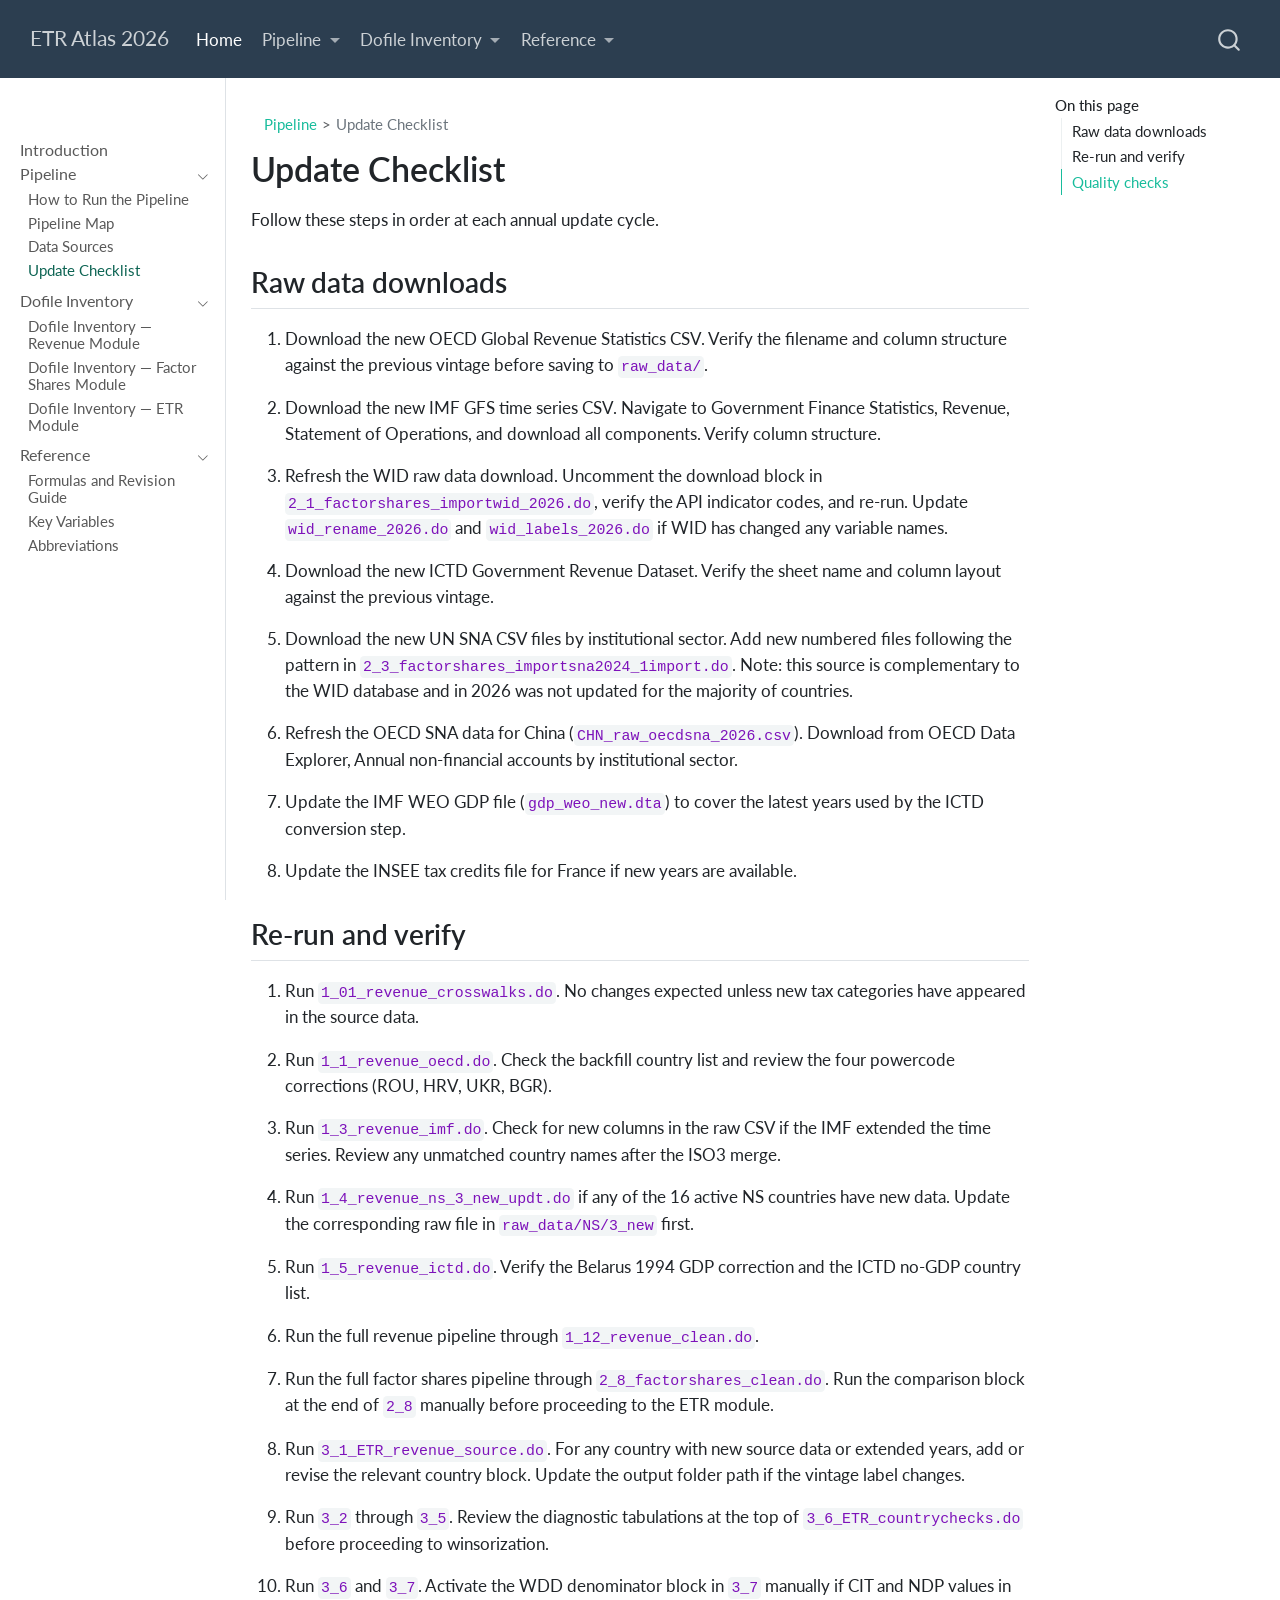
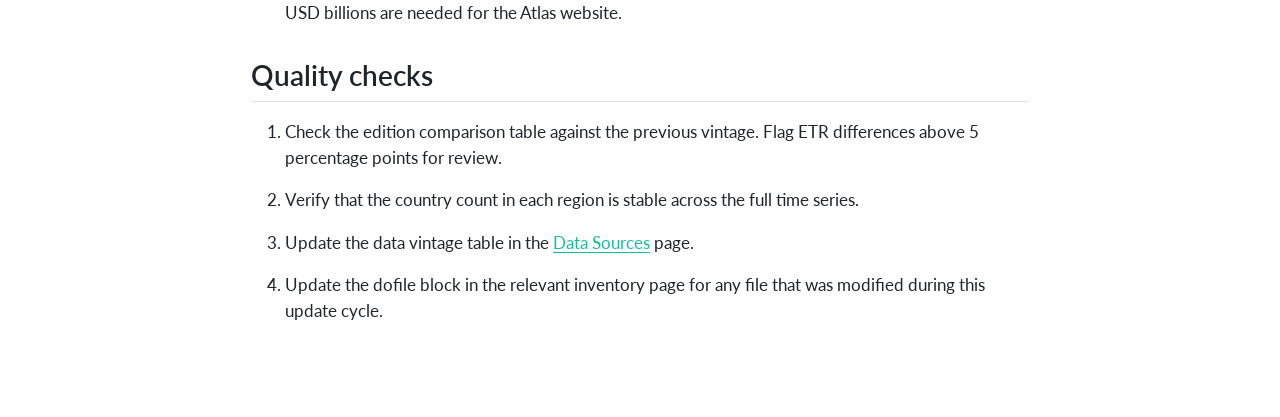
<file: docs/update-checklist.html>
<!DOCTYPE html>
<html xmlns="http://www.w3.org/1999/xhtml" lang="en" xml:lang="en"><head>

<meta charset="utf-8">
<meta name="generator" content="quarto-1.9.38">

<meta name="viewport" content="width=device-width, initial-scale=1.0, user-scalable=yes">


<title>Update Checklist – ETR Atlas 2026</title>
<style>
/* Default styles provided by pandoc.
** See https://pandoc.org/MANUAL.html#variables-for-html for config info.
*/
code{white-space: pre-wrap;}
span.smallcaps{font-variant: small-caps;}
div.columns{display: flex; gap: min(4vw, 1.5em);}
div.column{flex: auto; overflow-x: auto;}
div.hanging-indent{margin-left: 1.5em; text-indent: -1.5em;}
ul.task-list{list-style: none;}
ul.task-list li input[type="checkbox"] {
  width: 0.8em;
  margin: 0 0.8em 0.2em -1em; /* quarto-specific, see https://github.com/quarto-dev/quarto-cli/issues/4556 */ 
  vertical-align: middle;
}
</style>


<script src="site_libs/quarto-nav/quarto-nav.js"></script>
<script src="site_libs/quarto-nav/headroom.min.js"></script>
<script src="site_libs/clipboard/clipboard.min.js"></script>
<script src="site_libs/quarto-search/autocomplete.umd.js"></script>
<script src="site_libs/quarto-search/fuse.min.js"></script>
<script src="site_libs/quarto-search/quarto-search.js"></script>
<meta name="quarto:offset" content="./">
<script src="site_libs/quarto-html/quarto.js" type="module"></script>
<script src="site_libs/quarto-html/tabsets/tabsets.js" type="module"></script>
<script src="site_libs/quarto-html/popper.min.js"></script>
<script src="site_libs/quarto-html/tippy.umd.min.js"></script>
<script src="site_libs/quarto-html/anchor.min.js"></script>
<link href="site_libs/quarto-html/tippy.css" rel="stylesheet">
<link href="site_libs/quarto-html/quarto-syntax-highlighting-de63f62b328812d8e578a4d74e282472.css" rel="stylesheet" id="quarto-text-highlighting-styles">
<script src="site_libs/bootstrap/bootstrap.min.js"></script>
<link href="site_libs/bootstrap/bootstrap-icons.css" rel="stylesheet">
<link href="site_libs/bootstrap/bootstrap-fd7a8af413f073a9aed129c24f141b63.min.css" rel="stylesheet" append-hash="true" id="quarto-bootstrap" data-mode="light">
<script id="quarto-search-options" type="application/json">{
  "location": "navbar",
  "copy-button": false,
  "collapse-after": 3,
  "panel-placement": "end",
  "type": "overlay",
  "limit": 50,
  "keyboard-shortcut": [
    "f",
    "/",
    "s"
  ],
  "show-item-context": false,
  "language": {
    "search-no-results-text": "No results",
    "search-matching-documents-text": "matching documents",
    "search-copy-link-title": "Copy link to search",
    "search-hide-matches-text": "Hide additional matches",
    "search-more-match-text": "more match in this document",
    "search-more-matches-text": "more matches in this document",
    "search-clear-button-title": "Clear",
    "search-text-placeholder": "",
    "search-detached-cancel-button-title": "Cancel",
    "search-submit-button-title": "Submit",
    "search-label": "Search"
  }
}</script>
<style>html{ scroll-behavior: smooth; }</style>


</head>

<body class="nav-sidebar docked nav-fixed quarto-light">

<div id="quarto-search-results"></div>
  <header id="quarto-header" class="headroom fixed-top">
    <nav class="navbar navbar-expand-lg " data-bs-theme="dark">
      <div class="navbar-container container-fluid">
      <div class="navbar-brand-container mx-auto">
    <a class="navbar-brand" href="./index.html">
    <span class="navbar-title">ETR Atlas 2026</span>
    </a>
  </div>
            <div id="quarto-search" class="" title="Search"></div>
          <button class="navbar-toggler" type="button" data-bs-toggle="collapse" data-bs-target="#navbarCollapse" aria-controls="navbarCollapse" role="menu" aria-expanded="false" aria-label="Toggle navigation" onclick="if (window.quartoToggleHeadroom) { window.quartoToggleHeadroom(); }">
  <span class="navbar-toggler-icon"></span>
</button>
          <div class="collapse navbar-collapse" id="navbarCollapse">
            <ul class="navbar-nav navbar-nav-scroll me-auto">
  <li class="nav-item">
    <a class="nav-link active" href="./index.html" aria-current="page"> 
<span class="menu-text">Home</span></a>
  </li>  
  <li class="nav-item dropdown ">
    <a class="nav-link dropdown-toggle" href="#" id="nav-menu-pipeline" role="link" data-bs-toggle="dropdown" aria-expanded="false">
 <span class="menu-text">Pipeline</span>
    </a>
    <ul class="dropdown-menu" aria-labelledby="nav-menu-pipeline">    
        <li>
    <a class="dropdown-item" href="./how-to-run.html">
 <span class="dropdown-text">How to Run</span></a>
  </li>  
        <li>
    <a class="dropdown-item" href="./pipeline-map.html">
 <span class="dropdown-text">Pipeline Map</span></a>
  </li>  
        <li>
    <a class="dropdown-item" href="./data-sources.html">
 <span class="dropdown-text">Data Sources</span></a>
  </li>  
        <li>
    <a class="dropdown-item" href="./update-checklist.html">
 <span class="dropdown-text">Update Checklist</span></a>
  </li>  
    </ul>
  </li>
  <li class="nav-item dropdown ">
    <a class="nav-link dropdown-toggle" href="#" id="nav-menu-dofile-inventory" role="link" data-bs-toggle="dropdown" aria-expanded="false">
 <span class="menu-text">Dofile Inventory</span>
    </a>
    <ul class="dropdown-menu" aria-labelledby="nav-menu-dofile-inventory">    
        <li>
    <a class="dropdown-item" href="./revenue.html">
 <span class="dropdown-text">Revenue Module</span></a>
  </li>  
        <li>
    <a class="dropdown-item" href="./factor-shares.html">
 <span class="dropdown-text">Factor Shares Module</span></a>
  </li>  
        <li>
    <a class="dropdown-item" href="./etr-module.html">
 <span class="dropdown-text">ETR Module</span></a>
  </li>  
    </ul>
  </li>
  <li class="nav-item dropdown ">
    <a class="nav-link dropdown-toggle" href="#" id="nav-menu-reference" role="link" data-bs-toggle="dropdown" aria-expanded="false">
 <span class="menu-text">Reference</span>
    </a>
    <ul class="dropdown-menu" aria-labelledby="nav-menu-reference">    
        <li>
    <a class="dropdown-item" href="./formulas.html">
 <span class="dropdown-text">Formulas and Revision Guide</span></a>
  </li>  
        <li>
    <a class="dropdown-item" href="./variables.html">
 <span class="dropdown-text">Key Variables</span></a>
  </li>  
        <li>
    <a class="dropdown-item" href="./abbreviations.html">
 <span class="dropdown-text">Abbreviations</span></a>
  </li>  
    </ul>
  </li>
</ul>
          </div> <!-- /navcollapse -->
            <div class="quarto-navbar-tools">
</div>
      </div> <!-- /container-fluid -->
    </nav>
  <nav class="quarto-secondary-nav">
    <div class="container-fluid d-flex">
      <button type="button" class="quarto-btn-toggle btn" data-bs-toggle="collapse" role="button" data-bs-target=".quarto-sidebar-collapse-item" aria-controls="quarto-sidebar" aria-expanded="false" aria-label="Toggle sidebar navigation" onclick="if (window.quartoToggleHeadroom) { window.quartoToggleHeadroom(); }">
        <i class="bi bi-layout-text-sidebar-reverse"></i>
      </button>
        <nav class="quarto-page-breadcrumbs" aria-label="breadcrumb"><ol class="breadcrumb"><li class="breadcrumb-item"><a href="./how-to-run.html">Pipeline</a></li><li class="breadcrumb-item"><a href="./update-checklist.html">Update Checklist</a></li></ol></nav>
        <a class="flex-grow-1" role="navigation" data-bs-toggle="collapse" data-bs-target=".quarto-sidebar-collapse-item" aria-controls="quarto-sidebar" aria-expanded="false" aria-label="Toggle sidebar navigation" onclick="if (window.quartoToggleHeadroom) { window.quartoToggleHeadroom(); }">      
        </a>
      <button type="button" class="btn quarto-search-button" aria-label="Search" onclick="window.quartoOpenSearch();">
        <i class="bi bi-search"></i>
      </button>
    </div>
  </nav>
</header>
<!-- content -->
<div id="quarto-content" class="quarto-container page-columns page-rows-contents page-layout-article page-navbar">
<!-- sidebar -->
  <nav id="quarto-sidebar" class="sidebar collapse collapse-horizontal quarto-sidebar-collapse-item sidebar-navigation docked overflow-auto">
        <div class="mt-2 flex-shrink-0 align-items-center">
        <div class="sidebar-search">
        <div id="quarto-search" class="" title="Search"></div>
        </div>
        </div>
    <div class="sidebar-menu-container"> 
    <ul class="list-unstyled mt-1">
        <li class="sidebar-item">
  <div class="sidebar-item-container"> 
  <a href="./index.html" class="sidebar-item-text sidebar-link">
 <span class="menu-text">Introduction</span></a>
  </div>
</li>
        <li class="sidebar-item sidebar-item-section">
      <div class="sidebar-item-container"> 
            <a class="sidebar-item-text sidebar-link text-start" data-bs-toggle="collapse" data-bs-target="#quarto-sidebar-section-1" role="navigation" aria-expanded="true">
 <span class="menu-text">Pipeline</span></a>
          <a class="sidebar-item-toggle text-start" data-bs-toggle="collapse" data-bs-target="#quarto-sidebar-section-1" role="navigation" aria-expanded="true" aria-label="Toggle section">
            <i class="bi bi-chevron-right ms-2"></i>
          </a> 
      </div>
      <ul id="quarto-sidebar-section-1" class="collapse list-unstyled sidebar-section depth1 show">  
          <li class="sidebar-item">
  <div class="sidebar-item-container"> 
  <a href="./how-to-run.html" class="sidebar-item-text sidebar-link">
 <span class="menu-text">How to Run the Pipeline</span></a>
  </div>
</li>
          <li class="sidebar-item">
  <div class="sidebar-item-container"> 
  <a href="./pipeline-map.html" class="sidebar-item-text sidebar-link">
 <span class="menu-text">Pipeline Map</span></a>
  </div>
</li>
          <li class="sidebar-item">
  <div class="sidebar-item-container"> 
  <a href="./data-sources.html" class="sidebar-item-text sidebar-link">
 <span class="menu-text">Data Sources</span></a>
  </div>
</li>
          <li class="sidebar-item">
  <div class="sidebar-item-container"> 
  <a href="./update-checklist.html" class="sidebar-item-text sidebar-link active">
 <span class="menu-text">Update Checklist</span></a>
  </div>
</li>
      </ul>
  </li>
        <li class="sidebar-item sidebar-item-section">
      <div class="sidebar-item-container"> 
            <a class="sidebar-item-text sidebar-link text-start" data-bs-toggle="collapse" data-bs-target="#quarto-sidebar-section-2" role="navigation" aria-expanded="true">
 <span class="menu-text">Dofile Inventory</span></a>
          <a class="sidebar-item-toggle text-start" data-bs-toggle="collapse" data-bs-target="#quarto-sidebar-section-2" role="navigation" aria-expanded="true" aria-label="Toggle section">
            <i class="bi bi-chevron-right ms-2"></i>
          </a> 
      </div>
      <ul id="quarto-sidebar-section-2" class="collapse list-unstyled sidebar-section depth1 show">  
          <li class="sidebar-item">
  <div class="sidebar-item-container"> 
  <a href="./revenue.html" class="sidebar-item-text sidebar-link">
 <span class="menu-text">Dofile Inventory — Revenue Module</span></a>
  </div>
</li>
          <li class="sidebar-item">
  <div class="sidebar-item-container"> 
  <a href="./factor-shares.html" class="sidebar-item-text sidebar-link">
 <span class="menu-text">Dofile Inventory — Factor Shares Module</span></a>
  </div>
</li>
          <li class="sidebar-item">
  <div class="sidebar-item-container"> 
  <a href="./etr-module.html" class="sidebar-item-text sidebar-link">
 <span class="menu-text">Dofile Inventory — ETR Module</span></a>
  </div>
</li>
      </ul>
  </li>
        <li class="sidebar-item sidebar-item-section">
      <div class="sidebar-item-container"> 
            <a class="sidebar-item-text sidebar-link text-start" data-bs-toggle="collapse" data-bs-target="#quarto-sidebar-section-3" role="navigation" aria-expanded="true">
 <span class="menu-text">Reference</span></a>
          <a class="sidebar-item-toggle text-start" data-bs-toggle="collapse" data-bs-target="#quarto-sidebar-section-3" role="navigation" aria-expanded="true" aria-label="Toggle section">
            <i class="bi bi-chevron-right ms-2"></i>
          </a> 
      </div>
      <ul id="quarto-sidebar-section-3" class="collapse list-unstyled sidebar-section depth1 show">  
          <li class="sidebar-item">
  <div class="sidebar-item-container"> 
  <a href="./formulas.html" class="sidebar-item-text sidebar-link">
 <span class="menu-text">Formulas and Revision Guide</span></a>
  </div>
</li>
          <li class="sidebar-item">
  <div class="sidebar-item-container"> 
  <a href="./variables.html" class="sidebar-item-text sidebar-link">
 <span class="menu-text">Key Variables</span></a>
  </div>
</li>
          <li class="sidebar-item">
  <div class="sidebar-item-container"> 
  <a href="./abbreviations.html" class="sidebar-item-text sidebar-link">
 <span class="menu-text">Abbreviations</span></a>
  </div>
</li>
      </ul>
  </li>
    </ul>
    </div>
</nav>
<div id="quarto-sidebar-glass" class="quarto-sidebar-collapse-item" data-bs-toggle="collapse" data-bs-target=".quarto-sidebar-collapse-item"></div>
<!-- margin-sidebar -->
    <div id="quarto-margin-sidebar" class="sidebar margin-sidebar">
        <nav id="TOC" role="doc-toc" class="toc-active">
    <h2 id="toc-title">On this page</h2>
   
  <ul>
  <li><a href="#raw-data-downloads" id="toc-raw-data-downloads" class="nav-link active" data-scroll-target="#raw-data-downloads">Raw data downloads</a></li>
  <li><a href="#re-run-and-verify" id="toc-re-run-and-verify" class="nav-link" data-scroll-target="#re-run-and-verify">Re-run and verify</a></li>
  <li><a href="#quality-checks" id="toc-quality-checks" class="nav-link" data-scroll-target="#quality-checks">Quality checks</a></li>
  </ul>
</nav>
    </div>
<!-- main -->
<main class="content" id="quarto-document-content">

<header id="title-block-header" class="quarto-title-block default"><nav class="quarto-page-breadcrumbs quarto-title-breadcrumbs d-none d-lg-block" aria-label="breadcrumb"><ol class="breadcrumb"><li class="breadcrumb-item"><a href="./how-to-run.html">Pipeline</a></li><li class="breadcrumb-item"><a href="./update-checklist.html">Update Checklist</a></li></ol></nav>
<div class="quarto-title">
<h1 class="title">Update Checklist</h1>
</div>



<div class="quarto-title-meta">

    
  
    
  </div>
  


</header>


<p>Follow these steps in order at each annual update cycle.</p>
<section id="raw-data-downloads" class="level2">
<h2 class="anchored" data-anchor-id="raw-data-downloads">Raw data downloads</h2>
<ol type="1">
<li><p>Download the new OECD Global Revenue Statistics CSV. Verify the filename and column structure against the previous vintage before saving to <code>raw_data/</code>.</p></li>
<li><p>Download the new IMF GFS time series CSV. Navigate to Government Finance Statistics, Revenue, Statement of Operations, and download all components. Verify column structure.</p></li>
<li><p>Refresh the WID raw data download. Uncomment the download block in <code>2_1_factorshares_importwid_2026.do</code>, verify the API indicator codes, and re-run. Update <code>wid_rename_2026.do</code> and <code>wid_labels_2026.do</code> if WID has changed any variable names.</p></li>
<li><p>Download the new ICTD Government Revenue Dataset. Verify the sheet name and column layout against the previous vintage.</p></li>
<li><p>Download the new UN SNA CSV files by institutional sector. Add new numbered files following the pattern in <code>2_3_factorshares_importsna2024_1import.do</code>. Note: this source is complementary to the WID database and in 2026 was not updated for the majority of countries.</p></li>
<li><p>Refresh the OECD SNA data for China (<code>CHN_raw_oecdsna_2026.csv</code>). Download from OECD Data Explorer, Annual non-financial accounts by institutional sector.</p></li>
<li><p>Update the IMF WEO GDP file (<code>gdp_weo_new.dta</code>) to cover the latest years used by the ICTD conversion step.</p></li>
<li><p>Update the INSEE tax credits file for France if new years are available.</p></li>
</ol>
</section>
<section id="re-run-and-verify" class="level2">
<h2 class="anchored" data-anchor-id="re-run-and-verify">Re-run and verify</h2>
<ol type="1">
<li><p>Run <code>1_01_revenue_crosswalks.do</code>. No changes expected unless new tax categories have appeared in the source data.</p></li>
<li><p>Run <code>1_1_revenue_oecd.do</code>. Check the backfill country list and review the four powercode corrections (ROU, HRV, UKR, BGR).</p></li>
<li><p>Run <code>1_3_revenue_imf.do</code>. Check for new columns in the raw CSV if the IMF extended the time series. Review any unmatched country names after the ISO3 merge.</p></li>
<li><p>Run <code>1_4_revenue_ns_3_new_updt.do</code> if any of the 16 active NS countries have new data. Update the corresponding raw file in <code>raw_data/NS/3_new</code> first.</p></li>
<li><p>Run <code>1_5_revenue_ictd.do</code>. Verify the Belarus 1994 GDP correction and the ICTD no-GDP country list.</p></li>
<li><p>Run the full revenue pipeline through <code>1_12_revenue_clean.do</code>.</p></li>
<li><p>Run the full factor shares pipeline through <code>2_8_factorshares_clean.do</code>. Run the comparison block at the end of <code>2_8</code> manually before proceeding to the ETR module.</p></li>
<li><p>Run <code>3_1_ETR_revenue_source.do</code>. For any country with new source data or extended years, add or revise the relevant country block. Update the output folder path if the vintage label changes.</p></li>
<li><p>Run <code>3_2</code> through <code>3_5</code>. Review the diagnostic tabulations at the top of <code>3_6_ETR_countrychecks.do</code> before proceeding to winsorization.</p></li>
<li><p>Run <code>3_6</code> and <code>3_7</code>. Activate the WDD denominator block in <code>3_7</code> manually if CIT and NDP values in USD billions are needed for the Atlas website.</p></li>
</ol>
</section>
<section id="quality-checks" class="level2">
<h2 class="anchored" data-anchor-id="quality-checks">Quality checks</h2>
<ol type="1">
<li><p>Check the edition comparison table against the previous vintage. Flag ETR differences above 5 percentage points for review.</p></li>
<li><p>Verify that the country count in each region is stable across the full time series.</p></li>
<li><p>Update the data vintage table in the <a href="./data-sources.html">Data Sources</a> page.</p></li>
<li><p>Update the dofile block in the relevant inventory page for any file that was modified during this update cycle.</p></li>
</ol>


</section>

</main> <!-- /main -->
<script id="quarto-html-after-body" type="application/javascript">
  window.document.addEventListener("DOMContentLoaded", function (event) {
    const icon = "";
    const anchorJS = new window.AnchorJS();
    anchorJS.options = {
      placement: 'right',
      icon: icon
    };
    anchorJS.add('.anchored');
    const isCodeAnnotation = (el) => {
      for (const clz of el.classList) {
        if (clz.startsWith('code-annotation-')) {                     
          return true;
        }
      }
      return false;
    }
    const onCopySuccess = function(e) {
      // button target
      const button = e.trigger;
      // don't keep focus
      button.blur();
      // flash "checked"
      button.classList.add('code-copy-button-checked');
      var currentTitle = button.getAttribute("title");
      button.setAttribute("title", "Copied!");
      let tooltip;
      if (window.bootstrap) {
        button.setAttribute("data-bs-toggle", "tooltip");
        button.setAttribute("data-bs-placement", "left");
        button.setAttribute("data-bs-title", "Copied!");
        tooltip = new bootstrap.Tooltip(button, 
          { trigger: "manual", 
            customClass: "code-copy-button-tooltip",
            offset: [0, -8]});
        tooltip.show();    
      }
      setTimeout(function() {
        if (tooltip) {
          tooltip.hide();
          button.removeAttribute("data-bs-title");
          button.removeAttribute("data-bs-toggle");
          button.removeAttribute("data-bs-placement");
        }
        button.setAttribute("title", currentTitle);
        button.classList.remove('code-copy-button-checked');
      }, 1000);
      // clear code selection
      e.clearSelection();
    }
    const getTextToCopy = function(trigger) {
      const outerScaffold = trigger.parentElement.cloneNode(true);
      const codeEl = outerScaffold.querySelector('code');
      for (const childEl of codeEl.children) {
        if (isCodeAnnotation(childEl)) {
          childEl.remove();
        }
      }
      return codeEl.innerText;
    }
    const clipboard = new window.ClipboardJS('.code-copy-button:not([data-in-quarto-modal])', {
      text: getTextToCopy
    });
    clipboard.on('success', onCopySuccess);
    if (window.document.getElementById('quarto-embedded-source-code-modal')) {
      const clipboardModal = new window.ClipboardJS('.code-copy-button[data-in-quarto-modal]', {
        text: getTextToCopy,
        container: window.document.getElementById('quarto-embedded-source-code-modal')
      });
      clipboardModal.on('success', onCopySuccess);
    }
      var localhostRegex = new RegExp(/^(?:http|https):\/\/localhost\:?[0-9]*\//);
      var mailtoRegex = new RegExp(/^mailto:/);
        var filterRegex = new RegExp('/' + window.location.host + '/');
      var isInternal = (href) => {
          return filterRegex.test(href) || localhostRegex.test(href) || mailtoRegex.test(href);
      }
      // Inspect non-navigation links and adorn them if external
     var links = window.document.querySelectorAll('a[href]:not(.nav-link):not(.navbar-brand):not(.toc-action):not(.sidebar-link):not(.sidebar-item-toggle):not(.pagination-link):not(.no-external):not([aria-hidden]):not(.dropdown-item):not(.quarto-navigation-tool):not(.about-link)');
      for (var i=0; i<links.length; i++) {
        const link = links[i];
        if (!isInternal(link.href)) {
          // undo the damage that might have been done by quarto-nav.js in the case of
          // links that we want to consider external
          if (link.dataset.originalHref !== undefined) {
            link.href = link.dataset.originalHref;
          }
        }
      }
    function tippyHover(el, contentFn, onTriggerFn, onUntriggerFn) {
      const config = {
        allowHTML: true,
        maxWidth: 500,
        delay: 100,
        arrow: false,
        appendTo: function(el) {
            return el.parentElement;
        },
        interactive: true,
        interactiveBorder: 10,
        theme: 'quarto',
        placement: 'bottom-start',
      };
      if (contentFn) {
        config.content = contentFn;
      }
      if (onTriggerFn) {
        config.onTrigger = onTriggerFn;
      }
      if (onUntriggerFn) {
        config.onUntrigger = onUntriggerFn;
      }
      window.tippy(el, config); 
    }
    const noterefs = window.document.querySelectorAll('a[role="doc-noteref"]');
    for (var i=0; i<noterefs.length; i++) {
      const ref = noterefs[i];
      tippyHover(ref, function() {
        // use id or data attribute instead here
        let href = ref.getAttribute('data-footnote-href') || ref.getAttribute('href');
        try { href = new URL(href).hash; } catch {}
        const id = href.replace(/^#\/?/, "");
        const note = window.document.getElementById(id);
        if (note) {
          return note.innerHTML;
        } else {
          return "";
        }
      });
    }
    const xrefs = window.document.querySelectorAll('a.quarto-xref');
    const processXRef = (id, note) => {
      // Strip column container classes
      const stripColumnClz = (el) => {
        el.classList.remove("page-full", "page-columns");
        if (el.children) {
          for (const child of el.children) {
            stripColumnClz(child);
          }
        }
      }
      stripColumnClz(note)
      if (id === null || id.startsWith('sec-')) {
        // Special case sections, only their first couple elements
        const container = document.createElement("div");
        if (note.children && note.children.length > 2) {
          container.appendChild(note.children[0].cloneNode(true));
          for (let i = 1; i < note.children.length; i++) {
            const child = note.children[i];
            if (child.tagName === "P" && child.innerText === "") {
              continue;
            } else {
              container.appendChild(child.cloneNode(true));
              break;
            }
          }
          if (window.Quarto?.typesetMath) {
            window.Quarto.typesetMath(container);
          }
          return container.innerHTML
        } else {
          if (window.Quarto?.typesetMath) {
            window.Quarto.typesetMath(note);
          }
          return note.innerHTML;
        }
      } else {
        // Remove any anchor links if they are present
        const anchorLink = note.querySelector('a.anchorjs-link');
        if (anchorLink) {
          anchorLink.remove();
        }
        if (window.Quarto?.typesetMath) {
          window.Quarto.typesetMath(note);
        }
        if (note.classList.contains("callout")) {
          return note.outerHTML;
        } else {
          return note.innerHTML;
        }
      }
    }
    for (var i=0; i<xrefs.length; i++) {
      const xref = xrefs[i];
      tippyHover(xref, undefined, function(instance) {
        instance.disable();
        let url = xref.getAttribute('href');
        let hash = undefined; 
        if (url.startsWith('#')) {
          hash = url;
        } else {
          try { hash = new URL(url).hash; } catch {}
        }
        if (hash) {
          const id = hash.replace(/^#\/?/, "");
          const note = window.document.getElementById(id);
          if (note !== null) {
            try {
              const html = processXRef(id, note.cloneNode(true));
              instance.setContent(html);
            } finally {
              instance.enable();
              instance.show();
            }
          } else {
            // See if we can fetch this
            fetch(url.split('#')[0])
            .then(res => res.text())
            .then(html => {
              const parser = new DOMParser();
              const htmlDoc = parser.parseFromString(html, "text/html");
              const note = htmlDoc.getElementById(id);
              if (note !== null) {
                const html = processXRef(id, note);
                instance.setContent(html);
              } 
            }).finally(() => {
              instance.enable();
              instance.show();
            });
          }
        } else {
          // See if we can fetch a full url (with no hash to target)
          // This is a special case and we should probably do some content thinning / targeting
          fetch(url)
          .then(res => res.text())
          .then(html => {
            const parser = new DOMParser();
            const htmlDoc = parser.parseFromString(html, "text/html");
            const note = htmlDoc.querySelector('main.content');
            if (note !== null) {
              // This should only happen for chapter cross references
              // (since there is no id in the URL)
              // remove the first header
              if (note.children.length > 0 && note.children[0].tagName === "HEADER") {
                note.children[0].remove();
              }
              const html = processXRef(null, note);
              instance.setContent(html);
            } 
          }).finally(() => {
            instance.enable();
            instance.show();
          });
        }
      }, function(instance) {
      });
    }
        let selectedAnnoteEl;
        const selectorForAnnotation = ( cell, annotation) => {
          let cellAttr = 'data-code-cell="' + cell + '"';
          let lineAttr = 'data-code-annotation="' +  annotation + '"';
          const selector = 'span[' + cellAttr + '][' + lineAttr + ']';
          return selector;
        }
        const selectCodeLines = (annoteEl) => {
          const doc = window.document;
          const targetCell = annoteEl.getAttribute("data-target-cell");
          const targetAnnotation = annoteEl.getAttribute("data-target-annotation");
          const annoteSpan = window.document.querySelector(selectorForAnnotation(targetCell, targetAnnotation));
          const lines = annoteSpan.getAttribute("data-code-lines").split(",");
          const lineIds = lines.map((line) => {
            return targetCell + "-" + line;
          })
          let top = null;
          let height = null;
          let parent = null;
          if (lineIds.length > 0) {
              //compute the position of the single el (top and bottom and make a div)
              const el = window.document.getElementById(lineIds[0]);
              top = el.offsetTop;
              height = el.offsetHeight;
              parent = el.parentElement.parentElement;
            if (lineIds.length > 1) {
              const lastEl = window.document.getElementById(lineIds[lineIds.length - 1]);
              const bottom = lastEl.offsetTop + lastEl.offsetHeight;
              height = bottom - top;
            }
            if (top !== null && height !== null && parent !== null) {
              // cook up a div (if necessary) and position it 
              let div = window.document.getElementById("code-annotation-line-highlight");
              if (div === null) {
                div = window.document.createElement("div");
                div.setAttribute("id", "code-annotation-line-highlight");
                div.style.position = 'absolute';
                parent.appendChild(div);
              }
              div.style.top = top - 2 + "px";
              div.style.height = height + 4 + "px";
              div.style.left = 0;
              let gutterDiv = window.document.getElementById("code-annotation-line-highlight-gutter");
              if (gutterDiv === null) {
                gutterDiv = window.document.createElement("div");
                gutterDiv.setAttribute("id", "code-annotation-line-highlight-gutter");
                gutterDiv.style.position = 'absolute';
                const codeCell = window.document.getElementById(targetCell);
                const gutter = codeCell.querySelector('.code-annotation-gutter');
                gutter.appendChild(gutterDiv);
              }
              gutterDiv.style.top = top - 2 + "px";
              gutterDiv.style.height = height + 4 + "px";
            }
            selectedAnnoteEl = annoteEl;
          }
        };
        const unselectCodeLines = () => {
          const elementsIds = ["code-annotation-line-highlight", "code-annotation-line-highlight-gutter"];
          elementsIds.forEach((elId) => {
            const div = window.document.getElementById(elId);
            if (div) {
              div.remove();
            }
          });
          selectedAnnoteEl = undefined;
        };
          // Handle positioning of the toggle
      window.addEventListener(
        "resize",
        throttle(() => {
          elRect = undefined;
          if (selectedAnnoteEl) {
            selectCodeLines(selectedAnnoteEl);
          }
        }, 10)
      );
      function throttle(fn, ms) {
      let throttle = false;
      let timer;
        return (...args) => {
          if(!throttle) { // first call gets through
              fn.apply(this, args);
              throttle = true;
          } else { // all the others get throttled
              if(timer) clearTimeout(timer); // cancel #2
              timer = setTimeout(() => {
                fn.apply(this, args);
                timer = throttle = false;
              }, ms);
          }
        };
      }
        // Attach click handler to the DT
        const annoteDls = window.document.querySelectorAll('dt[data-target-cell]');
        for (const annoteDlNode of annoteDls) {
          annoteDlNode.addEventListener('click', (event) => {
            const clickedEl = event.target;
            if (clickedEl !== selectedAnnoteEl) {
              unselectCodeLines();
              const activeEl = window.document.querySelector('dt[data-target-cell].code-annotation-active');
              if (activeEl) {
                activeEl.classList.remove('code-annotation-active');
              }
              selectCodeLines(clickedEl);
              clickedEl.classList.add('code-annotation-active');
            } else {
              // Unselect the line
              unselectCodeLines();
              clickedEl.classList.remove('code-annotation-active');
            }
          });
        }
    const findCites = (el) => {
      const parentEl = el.parentElement;
      if (parentEl) {
        const cites = parentEl.dataset.cites;
        if (cites) {
          return {
            el,
            cites: cites.split(' ')
          };
        } else {
          return findCites(el.parentElement)
        }
      } else {
        return undefined;
      }
    };
    var bibliorefs = window.document.querySelectorAll('a[role="doc-biblioref"]');
    for (var i=0; i<bibliorefs.length; i++) {
      const ref = bibliorefs[i];
      const citeInfo = findCites(ref);
      if (citeInfo) {
        tippyHover(citeInfo.el, function() {
          var popup = window.document.createElement('div');
          citeInfo.cites.forEach(function(cite) {
            var citeDiv = window.document.createElement('div');
            citeDiv.classList.add('hanging-indent');
            citeDiv.classList.add('csl-entry');
            var biblioDiv = window.document.getElementById('ref-' + cite);
            if (biblioDiv) {
              citeDiv.innerHTML = biblioDiv.innerHTML;
            }
            popup.appendChild(citeDiv);
          });
          return popup.innerHTML;
        });
      }
    }
  });
  </script>
</div> <!-- /content -->




<script src="site_libs/quarto-html/zenscroll-min.js"></script>
</body></html>
</file>
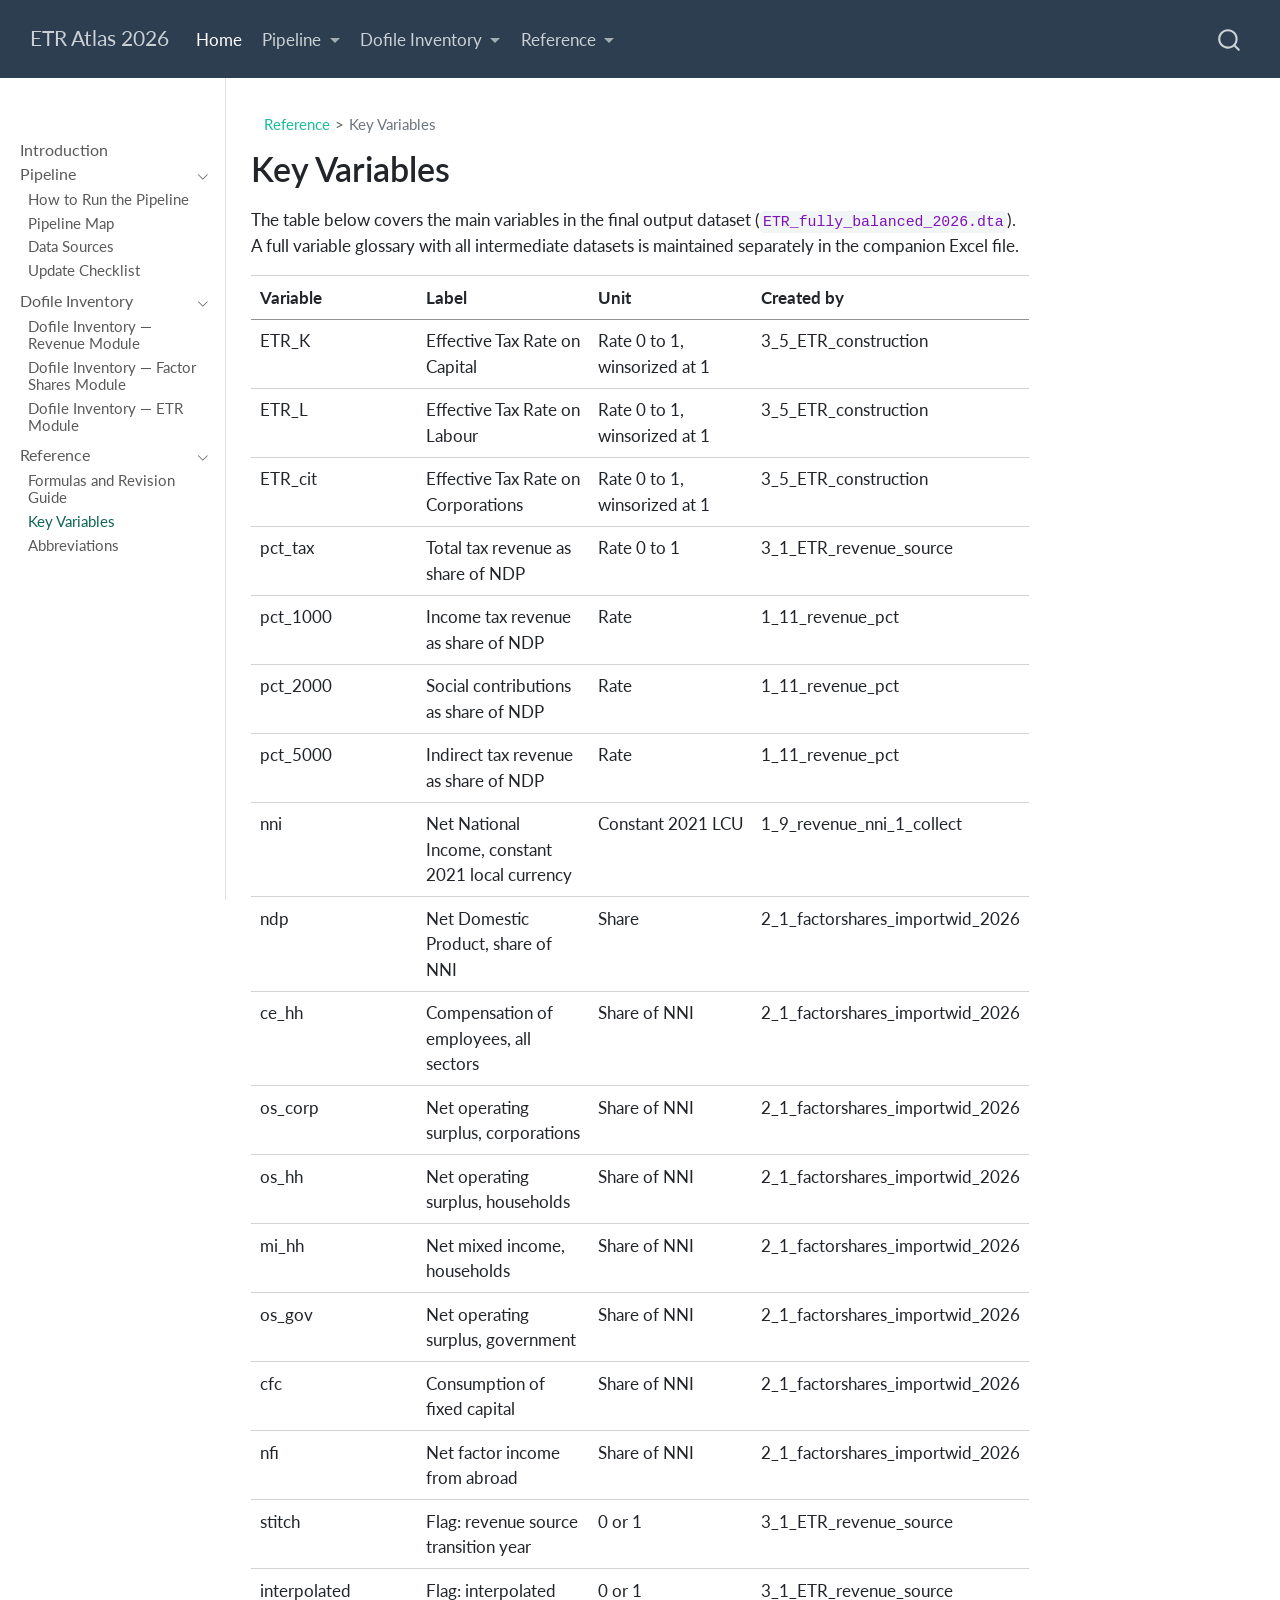
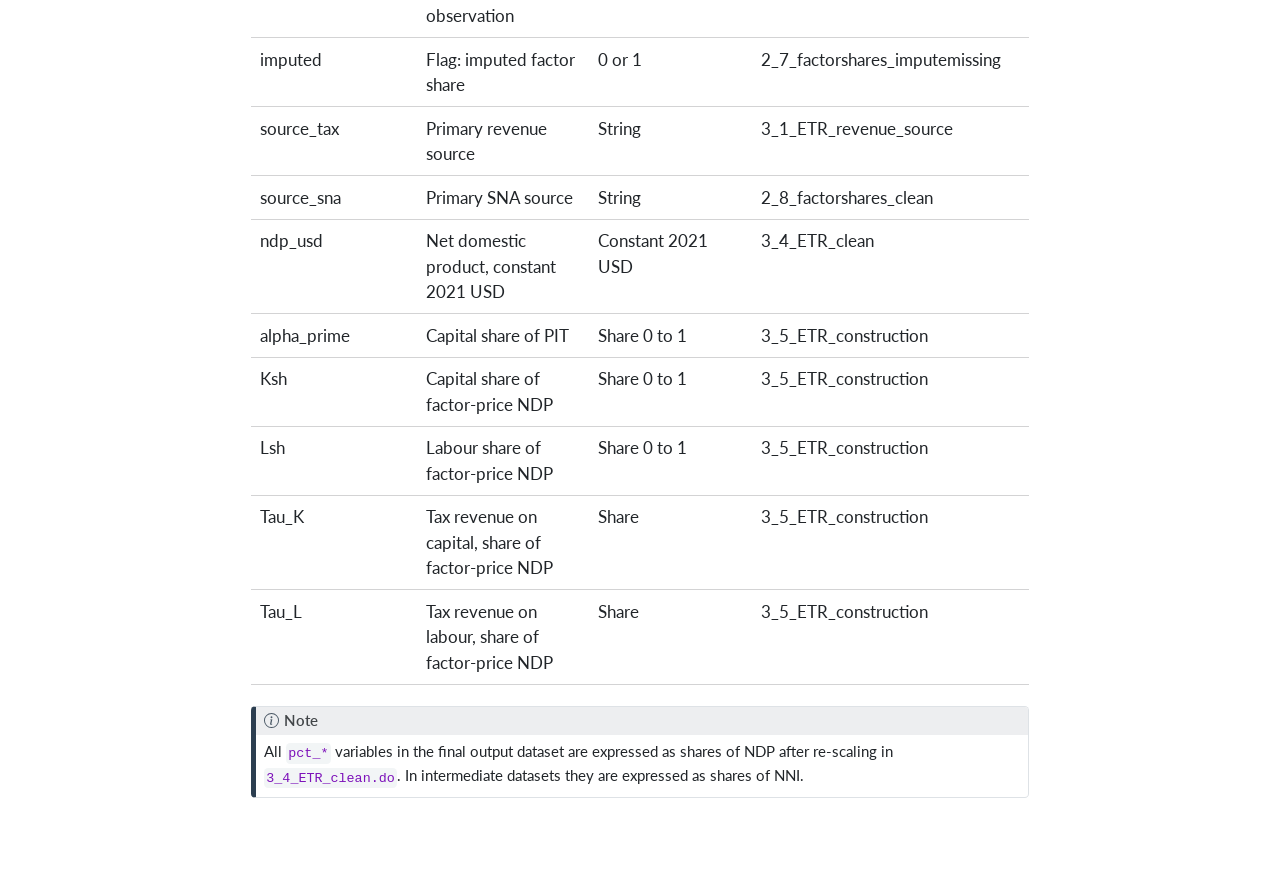
<file: docs/variables.html>
<!DOCTYPE html>
<html xmlns="http://www.w3.org/1999/xhtml" lang="en" xml:lang="en"><head>

<meta charset="utf-8">
<meta name="generator" content="quarto-1.9.38">

<meta name="viewport" content="width=device-width, initial-scale=1.0, user-scalable=yes">


<title>Key Variables – ETR Atlas 2026</title>
<style>
/* Default styles provided by pandoc.
** See https://pandoc.org/MANUAL.html#variables-for-html for config info.
*/
code{white-space: pre-wrap;}
span.smallcaps{font-variant: small-caps;}
div.columns{display: flex; gap: min(4vw, 1.5em);}
div.column{flex: auto; overflow-x: auto;}
div.hanging-indent{margin-left: 1.5em; text-indent: -1.5em;}
ul.task-list{list-style: none;}
ul.task-list li input[type="checkbox"] {
  width: 0.8em;
  margin: 0 0.8em 0.2em -1em; /* quarto-specific, see https://github.com/quarto-dev/quarto-cli/issues/4556 */ 
  vertical-align: middle;
}
</style>


<script src="site_libs/quarto-nav/quarto-nav.js"></script>
<script src="site_libs/quarto-nav/headroom.min.js"></script>
<script src="site_libs/clipboard/clipboard.min.js"></script>
<script src="site_libs/quarto-search/autocomplete.umd.js"></script>
<script src="site_libs/quarto-search/fuse.min.js"></script>
<script src="site_libs/quarto-search/quarto-search.js"></script>
<meta name="quarto:offset" content="./">
<script src="site_libs/quarto-html/quarto.js" type="module"></script>
<script src="site_libs/quarto-html/tabsets/tabsets.js" type="module"></script>
<script src="site_libs/quarto-html/popper.min.js"></script>
<script src="site_libs/quarto-html/tippy.umd.min.js"></script>
<script src="site_libs/quarto-html/anchor.min.js"></script>
<link href="site_libs/quarto-html/tippy.css" rel="stylesheet">
<link href="site_libs/quarto-html/quarto-syntax-highlighting-de63f62b328812d8e578a4d74e282472.css" rel="stylesheet" id="quarto-text-highlighting-styles">
<script src="site_libs/bootstrap/bootstrap.min.js"></script>
<link href="site_libs/bootstrap/bootstrap-icons.css" rel="stylesheet">
<link href="site_libs/bootstrap/bootstrap-fd7a8af413f073a9aed129c24f141b63.min.css" rel="stylesheet" append-hash="true" id="quarto-bootstrap" data-mode="light">
<script id="quarto-search-options" type="application/json">{
  "location": "navbar",
  "copy-button": false,
  "collapse-after": 3,
  "panel-placement": "end",
  "type": "overlay",
  "limit": 50,
  "keyboard-shortcut": [
    "f",
    "/",
    "s"
  ],
  "show-item-context": false,
  "language": {
    "search-no-results-text": "No results",
    "search-matching-documents-text": "matching documents",
    "search-copy-link-title": "Copy link to search",
    "search-hide-matches-text": "Hide additional matches",
    "search-more-match-text": "more match in this document",
    "search-more-matches-text": "more matches in this document",
    "search-clear-button-title": "Clear",
    "search-text-placeholder": "",
    "search-detached-cancel-button-title": "Cancel",
    "search-submit-button-title": "Submit",
    "search-label": "Search"
  }
}</script>
<style>html{ scroll-behavior: smooth; }</style>


</head>

<body class="nav-sidebar docked nav-fixed quarto-light">

<div id="quarto-search-results"></div>
  <header id="quarto-header" class="headroom fixed-top">
    <nav class="navbar navbar-expand-lg " data-bs-theme="dark">
      <div class="navbar-container container-fluid">
      <div class="navbar-brand-container mx-auto">
    <a class="navbar-brand" href="./index.html">
    <span class="navbar-title">ETR Atlas 2026</span>
    </a>
  </div>
            <div id="quarto-search" class="" title="Search"></div>
          <button class="navbar-toggler" type="button" data-bs-toggle="collapse" data-bs-target="#navbarCollapse" aria-controls="navbarCollapse" role="menu" aria-expanded="false" aria-label="Toggle navigation" onclick="if (window.quartoToggleHeadroom) { window.quartoToggleHeadroom(); }">
  <span class="navbar-toggler-icon"></span>
</button>
          <div class="collapse navbar-collapse" id="navbarCollapse">
            <ul class="navbar-nav navbar-nav-scroll me-auto">
  <li class="nav-item">
    <a class="nav-link active" href="./index.html" aria-current="page"> 
<span class="menu-text">Home</span></a>
  </li>  
  <li class="nav-item dropdown ">
    <a class="nav-link dropdown-toggle" href="#" id="nav-menu-pipeline" role="link" data-bs-toggle="dropdown" aria-expanded="false">
 <span class="menu-text">Pipeline</span>
    </a>
    <ul class="dropdown-menu" aria-labelledby="nav-menu-pipeline">    
        <li>
    <a class="dropdown-item" href="./how-to-run.html">
 <span class="dropdown-text">How to Run</span></a>
  </li>  
        <li>
    <a class="dropdown-item" href="./pipeline-map.html">
 <span class="dropdown-text">Pipeline Map</span></a>
  </li>  
        <li>
    <a class="dropdown-item" href="./data-sources.html">
 <span class="dropdown-text">Data Sources</span></a>
  </li>  
        <li>
    <a class="dropdown-item" href="./update-checklist.html">
 <span class="dropdown-text">Update Checklist</span></a>
  </li>  
    </ul>
  </li>
  <li class="nav-item dropdown ">
    <a class="nav-link dropdown-toggle" href="#" id="nav-menu-dofile-inventory" role="link" data-bs-toggle="dropdown" aria-expanded="false">
 <span class="menu-text">Dofile Inventory</span>
    </a>
    <ul class="dropdown-menu" aria-labelledby="nav-menu-dofile-inventory">    
        <li>
    <a class="dropdown-item" href="./revenue.html">
 <span class="dropdown-text">Revenue Module</span></a>
  </li>  
        <li>
    <a class="dropdown-item" href="./factor-shares.html">
 <span class="dropdown-text">Factor Shares Module</span></a>
  </li>  
        <li>
    <a class="dropdown-item" href="./etr-module.html">
 <span class="dropdown-text">ETR Module</span></a>
  </li>  
    </ul>
  </li>
  <li class="nav-item dropdown ">
    <a class="nav-link dropdown-toggle" href="#" id="nav-menu-reference" role="link" data-bs-toggle="dropdown" aria-expanded="false">
 <span class="menu-text">Reference</span>
    </a>
    <ul class="dropdown-menu" aria-labelledby="nav-menu-reference">    
        <li>
    <a class="dropdown-item" href="./formulas.html">
 <span class="dropdown-text">Formulas and Revision Guide</span></a>
  </li>  
        <li>
    <a class="dropdown-item" href="./variables.html">
 <span class="dropdown-text">Key Variables</span></a>
  </li>  
        <li>
    <a class="dropdown-item" href="./abbreviations.html">
 <span class="dropdown-text">Abbreviations</span></a>
  </li>  
    </ul>
  </li>
</ul>
          </div> <!-- /navcollapse -->
            <div class="quarto-navbar-tools">
</div>
      </div> <!-- /container-fluid -->
    </nav>
  <nav class="quarto-secondary-nav">
    <div class="container-fluid d-flex">
      <button type="button" class="quarto-btn-toggle btn" data-bs-toggle="collapse" role="button" data-bs-target=".quarto-sidebar-collapse-item" aria-controls="quarto-sidebar" aria-expanded="false" aria-label="Toggle sidebar navigation" onclick="if (window.quartoToggleHeadroom) { window.quartoToggleHeadroom(); }">
        <i class="bi bi-layout-text-sidebar-reverse"></i>
      </button>
        <nav class="quarto-page-breadcrumbs" aria-label="breadcrumb"><ol class="breadcrumb"><li class="breadcrumb-item"><a href="./formulas.html">Reference</a></li><li class="breadcrumb-item"><a href="./variables.html">Key Variables</a></li></ol></nav>
        <a class="flex-grow-1" role="navigation" data-bs-toggle="collapse" data-bs-target=".quarto-sidebar-collapse-item" aria-controls="quarto-sidebar" aria-expanded="false" aria-label="Toggle sidebar navigation" onclick="if (window.quartoToggleHeadroom) { window.quartoToggleHeadroom(); }">      
        </a>
      <button type="button" class="btn quarto-search-button" aria-label="Search" onclick="window.quartoOpenSearch();">
        <i class="bi bi-search"></i>
      </button>
    </div>
  </nav>
</header>
<!-- content -->
<div id="quarto-content" class="quarto-container page-columns page-rows-contents page-layout-article page-navbar">
<!-- sidebar -->
  <nav id="quarto-sidebar" class="sidebar collapse collapse-horizontal quarto-sidebar-collapse-item sidebar-navigation docked overflow-auto">
        <div class="mt-2 flex-shrink-0 align-items-center">
        <div class="sidebar-search">
        <div id="quarto-search" class="" title="Search"></div>
        </div>
        </div>
    <div class="sidebar-menu-container"> 
    <ul class="list-unstyled mt-1">
        <li class="sidebar-item">
  <div class="sidebar-item-container"> 
  <a href="./index.html" class="sidebar-item-text sidebar-link">
 <span class="menu-text">Introduction</span></a>
  </div>
</li>
        <li class="sidebar-item sidebar-item-section">
      <div class="sidebar-item-container"> 
            <a class="sidebar-item-text sidebar-link text-start" data-bs-toggle="collapse" data-bs-target="#quarto-sidebar-section-1" role="navigation" aria-expanded="true">
 <span class="menu-text">Pipeline</span></a>
          <a class="sidebar-item-toggle text-start" data-bs-toggle="collapse" data-bs-target="#quarto-sidebar-section-1" role="navigation" aria-expanded="true" aria-label="Toggle section">
            <i class="bi bi-chevron-right ms-2"></i>
          </a> 
      </div>
      <ul id="quarto-sidebar-section-1" class="collapse list-unstyled sidebar-section depth1 show">  
          <li class="sidebar-item">
  <div class="sidebar-item-container"> 
  <a href="./how-to-run.html" class="sidebar-item-text sidebar-link">
 <span class="menu-text">How to Run the Pipeline</span></a>
  </div>
</li>
          <li class="sidebar-item">
  <div class="sidebar-item-container"> 
  <a href="./pipeline-map.html" class="sidebar-item-text sidebar-link">
 <span class="menu-text">Pipeline Map</span></a>
  </div>
</li>
          <li class="sidebar-item">
  <div class="sidebar-item-container"> 
  <a href="./data-sources.html" class="sidebar-item-text sidebar-link">
 <span class="menu-text">Data Sources</span></a>
  </div>
</li>
          <li class="sidebar-item">
  <div class="sidebar-item-container"> 
  <a href="./update-checklist.html" class="sidebar-item-text sidebar-link">
 <span class="menu-text">Update Checklist</span></a>
  </div>
</li>
      </ul>
  </li>
        <li class="sidebar-item sidebar-item-section">
      <div class="sidebar-item-container"> 
            <a class="sidebar-item-text sidebar-link text-start" data-bs-toggle="collapse" data-bs-target="#quarto-sidebar-section-2" role="navigation" aria-expanded="true">
 <span class="menu-text">Dofile Inventory</span></a>
          <a class="sidebar-item-toggle text-start" data-bs-toggle="collapse" data-bs-target="#quarto-sidebar-section-2" role="navigation" aria-expanded="true" aria-label="Toggle section">
            <i class="bi bi-chevron-right ms-2"></i>
          </a> 
      </div>
      <ul id="quarto-sidebar-section-2" class="collapse list-unstyled sidebar-section depth1 show">  
          <li class="sidebar-item">
  <div class="sidebar-item-container"> 
  <a href="./revenue.html" class="sidebar-item-text sidebar-link">
 <span class="menu-text">Dofile Inventory — Revenue Module</span></a>
  </div>
</li>
          <li class="sidebar-item">
  <div class="sidebar-item-container"> 
  <a href="./factor-shares.html" class="sidebar-item-text sidebar-link">
 <span class="menu-text">Dofile Inventory — Factor Shares Module</span></a>
  </div>
</li>
          <li class="sidebar-item">
  <div class="sidebar-item-container"> 
  <a href="./etr-module.html" class="sidebar-item-text sidebar-link">
 <span class="menu-text">Dofile Inventory — ETR Module</span></a>
  </div>
</li>
      </ul>
  </li>
        <li class="sidebar-item sidebar-item-section">
      <div class="sidebar-item-container"> 
            <a class="sidebar-item-text sidebar-link text-start" data-bs-toggle="collapse" data-bs-target="#quarto-sidebar-section-3" role="navigation" aria-expanded="true">
 <span class="menu-text">Reference</span></a>
          <a class="sidebar-item-toggle text-start" data-bs-toggle="collapse" data-bs-target="#quarto-sidebar-section-3" role="navigation" aria-expanded="true" aria-label="Toggle section">
            <i class="bi bi-chevron-right ms-2"></i>
          </a> 
      </div>
      <ul id="quarto-sidebar-section-3" class="collapse list-unstyled sidebar-section depth1 show">  
          <li class="sidebar-item">
  <div class="sidebar-item-container"> 
  <a href="./formulas.html" class="sidebar-item-text sidebar-link">
 <span class="menu-text">Formulas and Revision Guide</span></a>
  </div>
</li>
          <li class="sidebar-item">
  <div class="sidebar-item-container"> 
  <a href="./variables.html" class="sidebar-item-text sidebar-link active">
 <span class="menu-text">Key Variables</span></a>
  </div>
</li>
          <li class="sidebar-item">
  <div class="sidebar-item-container"> 
  <a href="./abbreviations.html" class="sidebar-item-text sidebar-link">
 <span class="menu-text">Abbreviations</span></a>
  </div>
</li>
      </ul>
  </li>
    </ul>
    </div>
</nav>
<div id="quarto-sidebar-glass" class="quarto-sidebar-collapse-item" data-bs-toggle="collapse" data-bs-target=".quarto-sidebar-collapse-item"></div>
<!-- margin-sidebar -->
    <div id="quarto-margin-sidebar" class="sidebar margin-sidebar zindex-bottom">
        
    </div>
<!-- main -->
<main class="content" id="quarto-document-content">

<header id="title-block-header" class="quarto-title-block default"><nav class="quarto-page-breadcrumbs quarto-title-breadcrumbs d-none d-lg-block" aria-label="breadcrumb"><ol class="breadcrumb"><li class="breadcrumb-item"><a href="./formulas.html">Reference</a></li><li class="breadcrumb-item"><a href="./variables.html">Key Variables</a></li></ol></nav>
<div class="quarto-title">
<h1 class="title">Key Variables</h1>
</div>



<div class="quarto-title-meta">

    
  
    
  </div>
  


</header>


<p>The table below covers the main variables in the final output dataset (<code>ETR_fully_balanced_2026.dta</code>). A full variable glossary with all intermediate datasets is maintained separately in the companion Excel file.</p>
<table class="caption-top table">
<colgroup>
<col style="width: 25%">
<col style="width: 25%">
<col style="width: 25%">
<col style="width: 25%">
</colgroup>
<thead>
<tr class="header">
<th>Variable</th>
<th>Label</th>
<th>Unit</th>
<th>Created by</th>
</tr>
</thead>
<tbody>
<tr class="odd">
<td>ETR_K</td>
<td>Effective Tax Rate on Capital</td>
<td>Rate 0 to 1, winsorized at 1</td>
<td>3_5_ETR_construction</td>
</tr>
<tr class="even">
<td>ETR_L</td>
<td>Effective Tax Rate on Labour</td>
<td>Rate 0 to 1, winsorized at 1</td>
<td>3_5_ETR_construction</td>
</tr>
<tr class="odd">
<td>ETR_cit</td>
<td>Effective Tax Rate on Corporations</td>
<td>Rate 0 to 1, winsorized at 1</td>
<td>3_5_ETR_construction</td>
</tr>
<tr class="even">
<td>pct_tax</td>
<td>Total tax revenue as share of NDP</td>
<td>Rate 0 to 1</td>
<td>3_1_ETR_revenue_source</td>
</tr>
<tr class="odd">
<td>pct_1000</td>
<td>Income tax revenue as share of NDP</td>
<td>Rate</td>
<td>1_11_revenue_pct</td>
</tr>
<tr class="even">
<td>pct_2000</td>
<td>Social contributions as share of NDP</td>
<td>Rate</td>
<td>1_11_revenue_pct</td>
</tr>
<tr class="odd">
<td>pct_5000</td>
<td>Indirect tax revenue as share of NDP</td>
<td>Rate</td>
<td>1_11_revenue_pct</td>
</tr>
<tr class="even">
<td>nni</td>
<td>Net National Income, constant 2021 local currency</td>
<td>Constant 2021 LCU</td>
<td>1_9_revenue_nni_1_collect</td>
</tr>
<tr class="odd">
<td>ndp</td>
<td>Net Domestic Product, share of NNI</td>
<td>Share</td>
<td>2_1_factorshares_importwid_2026</td>
</tr>
<tr class="even">
<td>ce_hh</td>
<td>Compensation of employees, all sectors</td>
<td>Share of NNI</td>
<td>2_1_factorshares_importwid_2026</td>
</tr>
<tr class="odd">
<td>os_corp</td>
<td>Net operating surplus, corporations</td>
<td>Share of NNI</td>
<td>2_1_factorshares_importwid_2026</td>
</tr>
<tr class="even">
<td>os_hh</td>
<td>Net operating surplus, households</td>
<td>Share of NNI</td>
<td>2_1_factorshares_importwid_2026</td>
</tr>
<tr class="odd">
<td>mi_hh</td>
<td>Net mixed income, households</td>
<td>Share of NNI</td>
<td>2_1_factorshares_importwid_2026</td>
</tr>
<tr class="even">
<td>os_gov</td>
<td>Net operating surplus, government</td>
<td>Share of NNI</td>
<td>2_1_factorshares_importwid_2026</td>
</tr>
<tr class="odd">
<td>cfc</td>
<td>Consumption of fixed capital</td>
<td>Share of NNI</td>
<td>2_1_factorshares_importwid_2026</td>
</tr>
<tr class="even">
<td>nfi</td>
<td>Net factor income from abroad</td>
<td>Share of NNI</td>
<td>2_1_factorshares_importwid_2026</td>
</tr>
<tr class="odd">
<td>stitch</td>
<td>Flag: revenue source transition year</td>
<td>0 or 1</td>
<td>3_1_ETR_revenue_source</td>
</tr>
<tr class="even">
<td>interpolated</td>
<td>Flag: interpolated observation</td>
<td>0 or 1</td>
<td>3_1_ETR_revenue_source</td>
</tr>
<tr class="odd">
<td>imputed</td>
<td>Flag: imputed factor share</td>
<td>0 or 1</td>
<td>2_7_factorshares_imputemissing</td>
</tr>
<tr class="even">
<td>source_tax</td>
<td>Primary revenue source</td>
<td>String</td>
<td>3_1_ETR_revenue_source</td>
</tr>
<tr class="odd">
<td>source_sna</td>
<td>Primary SNA source</td>
<td>String</td>
<td>2_8_factorshares_clean</td>
</tr>
<tr class="even">
<td>ndp_usd</td>
<td>Net domestic product, constant 2021 USD</td>
<td>Constant 2021 USD</td>
<td>3_4_ETR_clean</td>
</tr>
<tr class="odd">
<td>alpha_prime</td>
<td>Capital share of PIT</td>
<td>Share 0 to 1</td>
<td>3_5_ETR_construction</td>
</tr>
<tr class="even">
<td>Ksh</td>
<td>Capital share of factor-price NDP</td>
<td>Share 0 to 1</td>
<td>3_5_ETR_construction</td>
</tr>
<tr class="odd">
<td>Lsh</td>
<td>Labour share of factor-price NDP</td>
<td>Share 0 to 1</td>
<td>3_5_ETR_construction</td>
</tr>
<tr class="even">
<td>Tau_K</td>
<td>Tax revenue on capital, share of factor-price NDP</td>
<td>Share</td>
<td>3_5_ETR_construction</td>
</tr>
<tr class="odd">
<td>Tau_L</td>
<td>Tax revenue on labour, share of factor-price NDP</td>
<td>Share</td>
<td>3_5_ETR_construction</td>
</tr>
</tbody>
</table>
<div class="callout callout-style-default callout-note callout-titled">
<div class="callout-header d-flex align-content-center">
<div class="callout-icon-container">
<i class="callout-icon"></i>
</div>
<div class="callout-title-container flex-fill">
Note
</div>
</div>
<div class="callout-body-container callout-body">
<p>All <code>pct_*</code> variables in the final output dataset are expressed as shares of NDP after re-scaling in <code>3_4_ETR_clean.do</code>. In intermediate datasets they are expressed as shares of NNI.</p>
</div>
</div>



</main> <!-- /main -->
<script id="quarto-html-after-body" type="application/javascript">
  window.document.addEventListener("DOMContentLoaded", function (event) {
    const icon = "";
    const anchorJS = new window.AnchorJS();
    anchorJS.options = {
      placement: 'right',
      icon: icon
    };
    anchorJS.add('.anchored');
    const isCodeAnnotation = (el) => {
      for (const clz of el.classList) {
        if (clz.startsWith('code-annotation-')) {                     
          return true;
        }
      }
      return false;
    }
    const onCopySuccess = function(e) {
      // button target
      const button = e.trigger;
      // don't keep focus
      button.blur();
      // flash "checked"
      button.classList.add('code-copy-button-checked');
      var currentTitle = button.getAttribute("title");
      button.setAttribute("title", "Copied!");
      let tooltip;
      if (window.bootstrap) {
        button.setAttribute("data-bs-toggle", "tooltip");
        button.setAttribute("data-bs-placement", "left");
        button.setAttribute("data-bs-title", "Copied!");
        tooltip = new bootstrap.Tooltip(button, 
          { trigger: "manual", 
            customClass: "code-copy-button-tooltip",
            offset: [0, -8]});
        tooltip.show();    
      }
      setTimeout(function() {
        if (tooltip) {
          tooltip.hide();
          button.removeAttribute("data-bs-title");
          button.removeAttribute("data-bs-toggle");
          button.removeAttribute("data-bs-placement");
        }
        button.setAttribute("title", currentTitle);
        button.classList.remove('code-copy-button-checked');
      }, 1000);
      // clear code selection
      e.clearSelection();
    }
    const getTextToCopy = function(trigger) {
      const outerScaffold = trigger.parentElement.cloneNode(true);
      const codeEl = outerScaffold.querySelector('code');
      for (const childEl of codeEl.children) {
        if (isCodeAnnotation(childEl)) {
          childEl.remove();
        }
      }
      return codeEl.innerText;
    }
    const clipboard = new window.ClipboardJS('.code-copy-button:not([data-in-quarto-modal])', {
      text: getTextToCopy
    });
    clipboard.on('success', onCopySuccess);
    if (window.document.getElementById('quarto-embedded-source-code-modal')) {
      const clipboardModal = new window.ClipboardJS('.code-copy-button[data-in-quarto-modal]', {
        text: getTextToCopy,
        container: window.document.getElementById('quarto-embedded-source-code-modal')
      });
      clipboardModal.on('success', onCopySuccess);
    }
      var localhostRegex = new RegExp(/^(?:http|https):\/\/localhost\:?[0-9]*\//);
      var mailtoRegex = new RegExp(/^mailto:/);
        var filterRegex = new RegExp('/' + window.location.host + '/');
      var isInternal = (href) => {
          return filterRegex.test(href) || localhostRegex.test(href) || mailtoRegex.test(href);
      }
      // Inspect non-navigation links and adorn them if external
     var links = window.document.querySelectorAll('a[href]:not(.nav-link):not(.navbar-brand):not(.toc-action):not(.sidebar-link):not(.sidebar-item-toggle):not(.pagination-link):not(.no-external):not([aria-hidden]):not(.dropdown-item):not(.quarto-navigation-tool):not(.about-link)');
      for (var i=0; i<links.length; i++) {
        const link = links[i];
        if (!isInternal(link.href)) {
          // undo the damage that might have been done by quarto-nav.js in the case of
          // links that we want to consider external
          if (link.dataset.originalHref !== undefined) {
            link.href = link.dataset.originalHref;
          }
        }
      }
    function tippyHover(el, contentFn, onTriggerFn, onUntriggerFn) {
      const config = {
        allowHTML: true,
        maxWidth: 500,
        delay: 100,
        arrow: false,
        appendTo: function(el) {
            return el.parentElement;
        },
        interactive: true,
        interactiveBorder: 10,
        theme: 'quarto',
        placement: 'bottom-start',
      };
      if (contentFn) {
        config.content = contentFn;
      }
      if (onTriggerFn) {
        config.onTrigger = onTriggerFn;
      }
      if (onUntriggerFn) {
        config.onUntrigger = onUntriggerFn;
      }
      window.tippy(el, config); 
    }
    const noterefs = window.document.querySelectorAll('a[role="doc-noteref"]');
    for (var i=0; i<noterefs.length; i++) {
      const ref = noterefs[i];
      tippyHover(ref, function() {
        // use id or data attribute instead here
        let href = ref.getAttribute('data-footnote-href') || ref.getAttribute('href');
        try { href = new URL(href).hash; } catch {}
        const id = href.replace(/^#\/?/, "");
        const note = window.document.getElementById(id);
        if (note) {
          return note.innerHTML;
        } else {
          return "";
        }
      });
    }
    const xrefs = window.document.querySelectorAll('a.quarto-xref');
    const processXRef = (id, note) => {
      // Strip column container classes
      const stripColumnClz = (el) => {
        el.classList.remove("page-full", "page-columns");
        if (el.children) {
          for (const child of el.children) {
            stripColumnClz(child);
          }
        }
      }
      stripColumnClz(note)
      if (id === null || id.startsWith('sec-')) {
        // Special case sections, only their first couple elements
        const container = document.createElement("div");
        if (note.children && note.children.length > 2) {
          container.appendChild(note.children[0].cloneNode(true));
          for (let i = 1; i < note.children.length; i++) {
            const child = note.children[i];
            if (child.tagName === "P" && child.innerText === "") {
              continue;
            } else {
              container.appendChild(child.cloneNode(true));
              break;
            }
          }
          if (window.Quarto?.typesetMath) {
            window.Quarto.typesetMath(container);
          }
          return container.innerHTML
        } else {
          if (window.Quarto?.typesetMath) {
            window.Quarto.typesetMath(note);
          }
          return note.innerHTML;
        }
      } else {
        // Remove any anchor links if they are present
        const anchorLink = note.querySelector('a.anchorjs-link');
        if (anchorLink) {
          anchorLink.remove();
        }
        if (window.Quarto?.typesetMath) {
          window.Quarto.typesetMath(note);
        }
        if (note.classList.contains("callout")) {
          return note.outerHTML;
        } else {
          return note.innerHTML;
        }
      }
    }
    for (var i=0; i<xrefs.length; i++) {
      const xref = xrefs[i];
      tippyHover(xref, undefined, function(instance) {
        instance.disable();
        let url = xref.getAttribute('href');
        let hash = undefined; 
        if (url.startsWith('#')) {
          hash = url;
        } else {
          try { hash = new URL(url).hash; } catch {}
        }
        if (hash) {
          const id = hash.replace(/^#\/?/, "");
          const note = window.document.getElementById(id);
          if (note !== null) {
            try {
              const html = processXRef(id, note.cloneNode(true));
              instance.setContent(html);
            } finally {
              instance.enable();
              instance.show();
            }
          } else {
            // See if we can fetch this
            fetch(url.split('#')[0])
            .then(res => res.text())
            .then(html => {
              const parser = new DOMParser();
              const htmlDoc = parser.parseFromString(html, "text/html");
              const note = htmlDoc.getElementById(id);
              if (note !== null) {
                const html = processXRef(id, note);
                instance.setContent(html);
              } 
            }).finally(() => {
              instance.enable();
              instance.show();
            });
          }
        } else {
          // See if we can fetch a full url (with no hash to target)
          // This is a special case and we should probably do some content thinning / targeting
          fetch(url)
          .then(res => res.text())
          .then(html => {
            const parser = new DOMParser();
            const htmlDoc = parser.parseFromString(html, "text/html");
            const note = htmlDoc.querySelector('main.content');
            if (note !== null) {
              // This should only happen for chapter cross references
              // (since there is no id in the URL)
              // remove the first header
              if (note.children.length > 0 && note.children[0].tagName === "HEADER") {
                note.children[0].remove();
              }
              const html = processXRef(null, note);
              instance.setContent(html);
            } 
          }).finally(() => {
            instance.enable();
            instance.show();
          });
        }
      }, function(instance) {
      });
    }
        let selectedAnnoteEl;
        const selectorForAnnotation = ( cell, annotation) => {
          let cellAttr = 'data-code-cell="' + cell + '"';
          let lineAttr = 'data-code-annotation="' +  annotation + '"';
          const selector = 'span[' + cellAttr + '][' + lineAttr + ']';
          return selector;
        }
        const selectCodeLines = (annoteEl) => {
          const doc = window.document;
          const targetCell = annoteEl.getAttribute("data-target-cell");
          const targetAnnotation = annoteEl.getAttribute("data-target-annotation");
          const annoteSpan = window.document.querySelector(selectorForAnnotation(targetCell, targetAnnotation));
          const lines = annoteSpan.getAttribute("data-code-lines").split(",");
          const lineIds = lines.map((line) => {
            return targetCell + "-" + line;
          })
          let top = null;
          let height = null;
          let parent = null;
          if (lineIds.length > 0) {
              //compute the position of the single el (top and bottom and make a div)
              const el = window.document.getElementById(lineIds[0]);
              top = el.offsetTop;
              height = el.offsetHeight;
              parent = el.parentElement.parentElement;
            if (lineIds.length > 1) {
              const lastEl = window.document.getElementById(lineIds[lineIds.length - 1]);
              const bottom = lastEl.offsetTop + lastEl.offsetHeight;
              height = bottom - top;
            }
            if (top !== null && height !== null && parent !== null) {
              // cook up a div (if necessary) and position it 
              let div = window.document.getElementById("code-annotation-line-highlight");
              if (div === null) {
                div = window.document.createElement("div");
                div.setAttribute("id", "code-annotation-line-highlight");
                div.style.position = 'absolute';
                parent.appendChild(div);
              }
              div.style.top = top - 2 + "px";
              div.style.height = height + 4 + "px";
              div.style.left = 0;
              let gutterDiv = window.document.getElementById("code-annotation-line-highlight-gutter");
              if (gutterDiv === null) {
                gutterDiv = window.document.createElement("div");
                gutterDiv.setAttribute("id", "code-annotation-line-highlight-gutter");
                gutterDiv.style.position = 'absolute';
                const codeCell = window.document.getElementById(targetCell);
                const gutter = codeCell.querySelector('.code-annotation-gutter');
                gutter.appendChild(gutterDiv);
              }
              gutterDiv.style.top = top - 2 + "px";
              gutterDiv.style.height = height + 4 + "px";
            }
            selectedAnnoteEl = annoteEl;
          }
        };
        const unselectCodeLines = () => {
          const elementsIds = ["code-annotation-line-highlight", "code-annotation-line-highlight-gutter"];
          elementsIds.forEach((elId) => {
            const div = window.document.getElementById(elId);
            if (div) {
              div.remove();
            }
          });
          selectedAnnoteEl = undefined;
        };
          // Handle positioning of the toggle
      window.addEventListener(
        "resize",
        throttle(() => {
          elRect = undefined;
          if (selectedAnnoteEl) {
            selectCodeLines(selectedAnnoteEl);
          }
        }, 10)
      );
      function throttle(fn, ms) {
      let throttle = false;
      let timer;
        return (...args) => {
          if(!throttle) { // first call gets through
              fn.apply(this, args);
              throttle = true;
          } else { // all the others get throttled
              if(timer) clearTimeout(timer); // cancel #2
              timer = setTimeout(() => {
                fn.apply(this, args);
                timer = throttle = false;
              }, ms);
          }
        };
      }
        // Attach click handler to the DT
        const annoteDls = window.document.querySelectorAll('dt[data-target-cell]');
        for (const annoteDlNode of annoteDls) {
          annoteDlNode.addEventListener('click', (event) => {
            const clickedEl = event.target;
            if (clickedEl !== selectedAnnoteEl) {
              unselectCodeLines();
              const activeEl = window.document.querySelector('dt[data-target-cell].code-annotation-active');
              if (activeEl) {
                activeEl.classList.remove('code-annotation-active');
              }
              selectCodeLines(clickedEl);
              clickedEl.classList.add('code-annotation-active');
            } else {
              // Unselect the line
              unselectCodeLines();
              clickedEl.classList.remove('code-annotation-active');
            }
          });
        }
    const findCites = (el) => {
      const parentEl = el.parentElement;
      if (parentEl) {
        const cites = parentEl.dataset.cites;
        if (cites) {
          return {
            el,
            cites: cites.split(' ')
          };
        } else {
          return findCites(el.parentElement)
        }
      } else {
        return undefined;
      }
    };
    var bibliorefs = window.document.querySelectorAll('a[role="doc-biblioref"]');
    for (var i=0; i<bibliorefs.length; i++) {
      const ref = bibliorefs[i];
      const citeInfo = findCites(ref);
      if (citeInfo) {
        tippyHover(citeInfo.el, function() {
          var popup = window.document.createElement('div');
          citeInfo.cites.forEach(function(cite) {
            var citeDiv = window.document.createElement('div');
            citeDiv.classList.add('hanging-indent');
            citeDiv.classList.add('csl-entry');
            var biblioDiv = window.document.getElementById('ref-' + cite);
            if (biblioDiv) {
              citeDiv.innerHTML = biblioDiv.innerHTML;
            }
            popup.appendChild(citeDiv);
          });
          return popup.innerHTML;
        });
      }
    }
  });
  </script>
</div> <!-- /content -->




<script src="site_libs/quarto-html/zenscroll-min.js"></script>
</body></html>
</file>
<file: docs/site_libs/quarto-html/tippy.css>
.tippy-box[data-animation=fade][data-state=hidden]{opacity:0}[data-tippy-root]{max-width:calc(100vw - 10px)}.tippy-box{position:relative;background-color:#333;color:#fff;border-radius:4px;font-size:14px;line-height:1.4;white-space:normal;outline:0;transition-property:transform,visibility,opacity}.tippy-box[data-placement^=top]>.tippy-arrow{bottom:0}.tippy-box[data-placement^=top]>.tippy-arrow:before{bottom:-7px;left:0;border-width:8px 8px 0;border-top-color:initial;transform-origin:center top}.tippy-box[data-placement^=bottom]>.tippy-arrow{top:0}.tippy-box[data-placement^=bottom]>.tippy-arrow:before{top:-7px;left:0;border-width:0 8px 8px;border-bottom-color:initial;transform-origin:center bottom}.tippy-box[data-placement^=left]>.tippy-arrow{right:0}.tippy-box[data-placement^=left]>.tippy-arrow:before{border-width:8px 0 8px 8px;border-left-color:initial;right:-7px;transform-origin:center left}.tippy-box[data-placement^=right]>.tippy-arrow{left:0}.tippy-box[data-placement^=right]>.tippy-arrow:before{left:-7px;border-width:8px 8px 8px 0;border-right-color:initial;transform-origin:center right}.tippy-box[data-inertia][data-state=visible]{transition-timing-function:cubic-bezier(.54,1.5,.38,1.11)}.tippy-arrow{width:16px;height:16px;color:#333}.tippy-arrow:before{content:"";position:absolute;border-color:transparent;border-style:solid}.tippy-content{position:relative;padding:5px 9px;z-index:1}
</file>
<file: docs/site_libs/quarto-html/quarto-syntax-highlighting-de63f62b328812d8e578a4d74e282472.css>
/* quarto syntax highlight colors */
:root {
  --quarto-hl-al-color: #ff5555;
  --quarto-hl-an-color: #6a737d;
  --quarto-hl-at-color: #d73a49;
  --quarto-hl-bn-color: #005cc5;
  --quarto-hl-bu-color: #d73a49;
  --quarto-hl-ch-color: #032f62;
  --quarto-hl-co-color: #6a737d;
  --quarto-hl-cv-color: #6a737d;
  --quarto-hl-cn-color: #005cc5;
  --quarto-hl-cf-color: #d73a49;
  --quarto-hl-dt-color: #d73a49;
  --quarto-hl-dv-color: #005cc5;
  --quarto-hl-do-color: #6a737d;
  --quarto-hl-er-color: #ff5555;
  --quarto-hl-ex-color: #d73a49;
  --quarto-hl-fl-color: #005cc5;
  --quarto-hl-fu-color: #6f42c1;
  --quarto-hl-im-color: #032f62;
  --quarto-hl-in-color: #6a737d;
  --quarto-hl-kw-color: #d73a49;
  --quarto-hl-op-color: #24292e;
  --quarto-hl-pp-color: #d73a49;
  --quarto-hl-re-color: #6a737d;
  --quarto-hl-sc-color: #005cc5;
  --quarto-hl-ss-color: #032f62;
  --quarto-hl-st-color: #032f62;
  --quarto-hl-va-color: #e36209;
  --quarto-hl-vs-color: #032f62;
  --quarto-hl-wa-color: #ff5555;
}

/* other quarto variables */
:root {
  --quarto-font-monospace: SFMono-Regular, Menlo, Monaco, Consolas, "Liberation Mono", "Courier New", monospace;
}

/* syntax highlight based on Pandoc's rules */
pre > code.sourceCode > span {
  color: #24292e;
}

code.sourceCode > span {
  color: #24292e;
}

div.sourceCode,
div.sourceCode pre.sourceCode {
  color: #24292e;
}

/* Normal */
code span {
  color: #24292e;
}

/* Alert */
code span.al {
  font-weight: bold;
  color: #ff5555;
}

/* Annotation */
code span.an {
  color: #6a737d;
}

/* Attribute */
code span.at {
  color: #d73a49;
}

/* BaseN */
code span.bn {
  color: #005cc5;
}

/* BuiltIn */
code span.bu {
  color: #d73a49;
}

/* ControlFlow */
code span.cf {
  color: #d73a49;
}

/* Char */
code span.ch {
  color: #032f62;
}

/* Constant */
code span.cn {
  color: #005cc5;
}

/* Comment */
code span.co {
  color: #6a737d;
}

/* CommentVar */
code span.cv {
  color: #6a737d;
}

/* Documentation */
code span.do {
  color: #6a737d;
}

/* DataType */
code span.dt {
  color: #d73a49;
}

/* DecVal */
code span.dv {
  color: #005cc5;
}

/* Error */
code span.er {
  color: #ff5555;
  text-decoration: underline;
}

/* Extension */
code span.ex {
  font-weight: bold;
  color: #d73a49;
}

/* Float */
code span.fl {
  color: #005cc5;
}

/* Function */
code span.fu {
  color: #6f42c1;
}

/* Import */
code span.im {
  color: #032f62;
}

/* Information */
code span.in {
  color: #6a737d;
}

/* Keyword */
code span.kw {
  color: #d73a49;
}

/* Operator */
code span.op {
  color: #24292e;
}

/* Preprocessor */
code span.pp {
  color: #d73a49;
}

/* RegionMarker */
code span.re {
  color: #6a737d;
}

/* SpecialChar */
code span.sc {
  color: #005cc5;
}

/* SpecialString */
code span.ss {
  color: #032f62;
}

/* String */
code span.st {
  color: #032f62;
}

/* Variable */
code span.va {
  color: #e36209;
}

/* VerbatimString */
code span.vs {
  color: #032f62;
}

/* Warning */
code span.wa {
  color: #ff5555;
}

.prevent-inlining {
  content: "</";
}

/*# sourceMappingURL=e073dde7d9be180d5cbafa952671d6f8.css.map */
</file>
